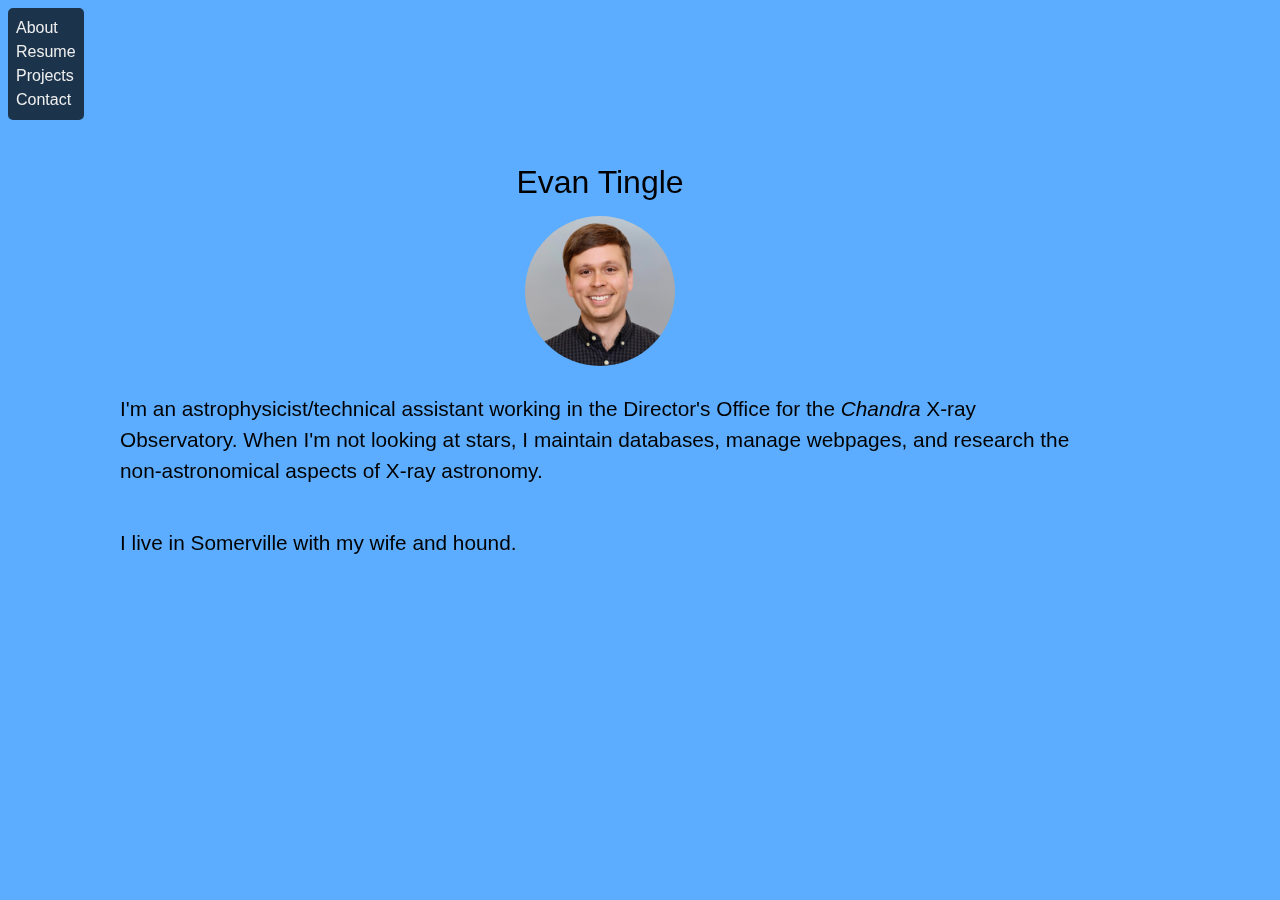
<file: index.html>
<!DOCTYPE html>
<html>
<head>
<meta charset="utf-8">
<meta name="viewport" content="width=device-width">
<title>Evan Tingle</title>

<link rel="icon" type="image/png" href="favicon.png"/>
<link rel="stylesheet" type="text/css" href="./css/new_site.css"/>
<link rel="stylesheet" href="./css/font-awesome-4.6.3/css/font-awesome.min.css"/>
   <script src="http://ajax.googleapis.com/ajax/libs/jquery/1.10.2/jquery.min.js"></script>
      <script>
        $(function() {
          $('a[href*=#]').click(function() {
            event.preventDefault();
            var target = $(this.hash);
            target = target.length ? target : $('[name=' + this.hash.slice(1) +']');
            $('.parallax').animate({scrollTop: target[0].offsetTop}, 1000);
            return true;
          });
        });
      </script>
</head>

<body>

  <div class="nav">
    <ul id="navigation">
    <li><a href="#about">About</a></li>
    <li><a href="#resume">Resume</a></li>
    <li><a href="#projects">Projects</a></li>
    <li><a href="#contact">Contact</a></li>
  </ul>

  </div>

  <div class="parallax">
    <div id="about" class="parallax__group">
      <div class="parallax__layer parallax__layer--base">
          <div class="content first">
            <ul class="about">

        <li class="title">Evan Tingle</li>
        <li class="about_image"><img class="img-circle" src="./images/me.jpg"></li>
                <li class="about_text">I'm an astrophysicist/technical assistant working in the Director's Office for the <span class="italic">Chandra</span> X-ray Observatory. When I'm not looking at stars, I maintain databases, manage webpages, and research the non-astronomical aspects of X-ray astronomy.</li>
                <li class="about_text">I live in Somerville with my wife and hound.</li>
       </div>
      </div>
    </div>
    
    <div id="group2" class="parallax__group">
      <div class="parallax__layer parallax__layer--base"></div>
      <div class="parallax__layer parallax__layer--back"></div>
    </div> 
    <div id="resume" class="parallax__group">
      <div class="parallax__layer parallax__layer--base">
        <div class="content">
        <ul class="resume">
<li class="title">Technical Skills</li>

<li class="tech">Languages:</li>
<li class="tech_desc">Python, PHP, Perl, Shell scripting</li>
<li class="tech">Database:</li>
<li class="tech_desc">PostgreSQL, SQL, mySQL, Sybase, PL/SQL, Oracle, ColdFusion</li>
<li class="tech">Web:</li>
<li class="tech_desc">Flask, Laravel, Symfony, HTML, CSS, JavaScript, Apache, Nginx, Docker</li>
<li class="tech">Systems:</li>
<li class="tech_desc">Mac, PC, Unix, Linux, Solaris</li>


          <li class="title">Resume</li>

          <li class="site">Chandra X-ray Center, Harvard-Smithsonian Center for Astrophysics</li>
        <li class="year">2009-Present</li>
        <li class="position">IT/Data Specialist</li>
        <li class="description">Conducted statistical research on Chandra proposal trends</li>


<li class="description">Administered Sybase and mySQL databases</li>
<li class="description">Developed web-based database applications supporting the Chandra Director’s Office operations</li>
<li class="description">Developed and maintained a Subversion SCM wrapper to streamline code updates</li>
<li class="description">Developed plagiarism checking system written in Python</li>
<li class="description">Redesigned Chandra’s science website</li>
<li class="description">Collaborated on a multi-institution Cepheid research group</li>
<li class="description">Conducted original research and created visualizations showing Chandra observing trends</li>
<li class="description">Provided technical support to users as part of the Chandra HelpDesk</li>


         <li class="site">Harvard Extension School, Dynamic Web Design</li>
        <li class="year">2017</li>
        <li class="position">Teaching Assistant</li>
        <li class="description">Led TA sessions and answered student questions</li>
        <li class="description">Helped create and grade weekly quizzes and exams</li>


        <li class="site">G2 Technology Group</li>
        <li class="year">2016</li>
        <li class="position">Web Development Intern</li>
        <li class="description">Developed an automation and billing integration for Amazon Web Services using EC2, Docker, and the Symfony PHP framework</li>

        <li class="site">Wesleyan University</li>
        <li class="year">2006-2009</li>
        <li class="position">Research Assistant</li>
<li class="description">Designed, implemented, and maintained data reduction pipeline</li>
<li class="description">Created, edited and maintained data analysis scripts</li>
<li class="description">Conducted public observing and tours of Van Vleck Observatory</li>
<li class="description">Observed various objects, including galaxies and T Tauri stars</li>

        <li class="title">Education</li>
        <li class="site">Harvard University, School of Continuing Education</li>
        <li class="year">2010-2016</li>
        <li class="position">M.L.A., Information Management Systems</li>

        <li class="site">Wesleyan University</li>
        <li class="year">2008-2009</li>
        <li class="position">M.A., Astronomy</li>
        <li class="description">Thesis Title: "CCD Photometry of BM Orionis"</li>

        <li class="site">Wesleyan University</li>
        <li class="year">2004-2008</li>
        <li class="position">B.A., Astronomy</li>
        <li class="description">Thesis Title: "Observations of the Solar Limb with TRACE and SUMER"</li>
        <li class="description">High Honors</li>
      </div>

      </div>
    </div>
    
    <div id="group4" class="parallax__group">
      <div class="parallax__layer parallax__layer--base"></div>
      <div class="parallax__layer parallax__layer--back"></div>
    </div>

    <div id="projects" class="parallax__group">
      <div class="parallax__layer parallax__layer--base">
        <div class="content">
          <ul class="projects">
            <li class="title">Projects</li>

            <li class="project_image"><img class="img-rounded" src="./images/plagiarism.png"></li>
            <li class="project_desc">In an effort to save on 3rd party software, I developed a plagiarism checking system in Python that compares submitted proposals against a massive custom vector database representing almost every published paper on astronomy.</li>

            <li class="project_image"><img class="img-rounded" src="./images/cxc_webpage.png"></li>
            <li class="project_desc">I redesigned the main <span class="italic">Chandra</span> science webpage, <span class="link"><a href="https://cxc.harvard.edu/">cxc.harvard.edu</a></span>, incorporating accessibility and responsiveness principles. To facilitate webpage updates among a development team, I built a Subversion SCM wrapper system to streamline code updates.</li>

            <li class="project_image"><img class="img-rounded" src="./images/xray_primer.png">
            <li class="project_desc">We realized after an AAS meeting that the <span class="italic">Chandra</span> handout materials were either too dense and technical or too basic for students and scientists just entering the world of X-ray astronomy. A colleague and I wrote the <span class="link"><a href="https://cxc.harvard.edu/cdo/pocket_guide.pdf"><span class="italic">Chandra</span> Pocket Guide</a></span> and <span class="link"><a href="https://cxc.harvard.edu/cdo/xray_primer.pdf">An X-ray Data Primer</a></span> to fill this gap.</li>

            <li class="project_image"><img class="img-rounded" src="./images/cxc_outreach.png"></li>
            <li class="project_desc">I am responsible for <span class="italic">Chandra</span>'s presence at the biannual American Astronomical Society meetings and <span class="project_title">develop scientific and public outreach materials</span>. A <span class="link"><a href="http://jdepasquale.com/" target="_blank" >colleague</a></span> and I created an outreach activity called "<span class="italic">Catching X-ray Light</span>" to demonstrate grazing incidence in X-ray mirrors.</li>
              <li class="project_image"><img class="img-rounded" src="./images/cepheid.png"></li>
                <li class="project_desc">For the last several years I have been researching <span class="project_title">Cepheid companion stars</span>. Using <span class="italic">Hubble</span> observations of ~70 Cepheids, we are looking for young companion stars to then observe in the X-ray band with <span class="italic">Chandra</span> and XMM-<span class="italic">Newton</span>. This tells us how these stars are formed, and gives insight into overall stellar formation.</li>

                <li class="project_image"><img class="img-rounded" src="./images/gender_stats.png"></li>
                <li class="project_desc">NASA Headquarters tasked the <span class="italic">Chandra</span> Director's Office to determine if gender discrepancy existed in awarded proposal time on the telescope. Compiling the <span class="project_title italic">Chandra</span><span class="project_title"> Gender Statistics</span> entailed database creation/administration, data mining, data entry, statistical analysis, and data visualization.</li>
                <li class="project_image"><a href="http://www.katelevybookbinding.com" target="_blank" ><img class="img-rounded" src="./images/katelevy.jpg"></a></li>
                <li class="project_desc"><span class="project_title link"><a href="http://www.katelevybookbinding.com" target="_blank">katelevybookbinding.com</a></span> is my wife's bookbinding portfolio website. It uses a standard responsive Bootstrap template that has been modified to her specifications.</li>
                        


          </ul>
        </div>
      </div>
    </div>

    <div id="group6" class="parallax__group">
      <div class="parallax__layer parallax__layer--back"></div>
      <div class="parallax__layer parallax__layer--base"></div>
    </div>

    <div id="contact" class="parallax__group">
      <div class="parallax__layer parallax__layer--base">
        <div class="content">
        <ul class="content">
          <li class="title">Contact</li>
          <li class="icons">
                <p id="email">evan.<span style="display:none;">(remove text in parentheses)</span>tingle@gmail<span style="display:none;">(remove text in parentheses)</span>.com</p>
                <a href="https://www.linkedin.com/in/evan-tingle-34019611" target="_blank"><i class="fa fa-linkedin-square fa-2x" aria-hidden="true"></i></a>
            </li>
            <li class="about_image"><img class="img-circle" src="./images/thelma.jpg"></li>


        </ul>
        </div>
      </div>
    </div>
  
  </div>

</body>
</html>
</file>
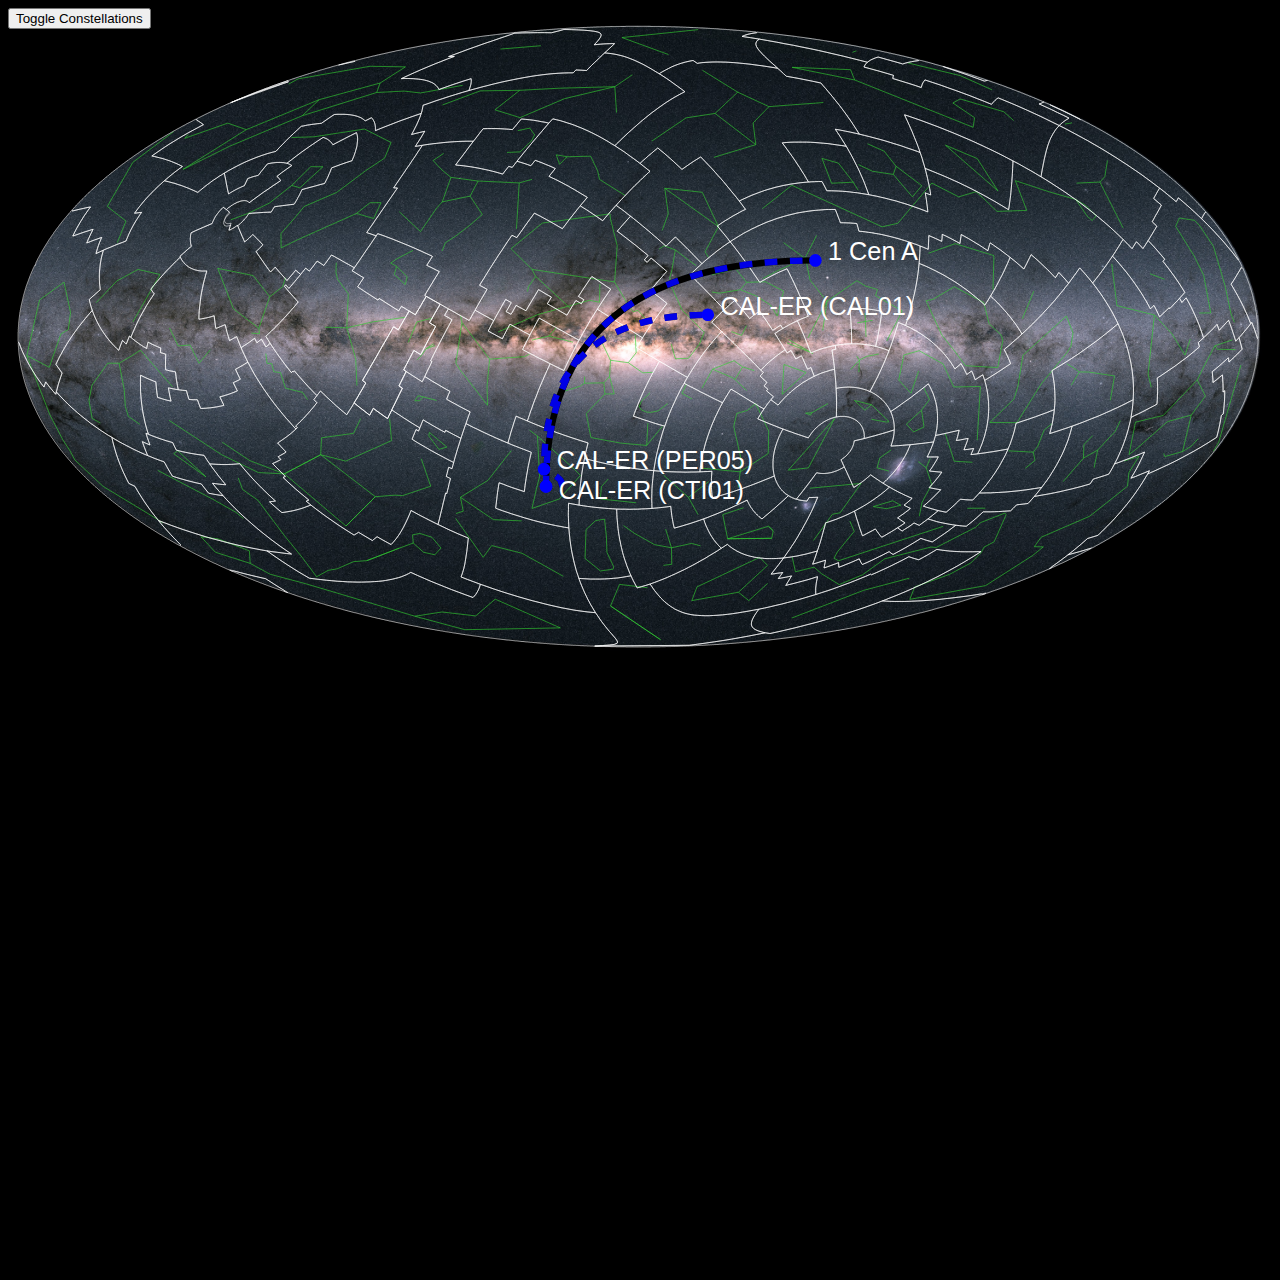
<file: mission_viewer.html>
<html>
<head>
<style>

body{
background-image:url("./ESA_Gaia_Lede.jpg");
background-size:100%;
background-repeat:no-repeat;
background-color:black;
}

.hidden {
    display: none;
}

.path {
	  stroke-opacity:1;

}

 .one{
	stroke-opacity:1;
}
 .two{
	stroke-opacity:1;

}
 .three{
	stroke-opacity:1;

}
.four{
	stroke-opacity:1;

}
.future {
  stroke-dasharray: 1;
  stroke-dashoffset: 1;
  animation: dash 2s linear infinite;
  stroke-opacity:.9;

}

@keyframes dash {
  from {
    stroke-dashoffset: 10;
  }
  to {
    stroke-dashoffset: 0;
  }
}

.current {
  fill: blue;
  fill-opacity: 1;
  transform-origin: 50% 50%;
  animation-duration: 1.5s;
  animation-name: current;
  animation-iteration-count: infinite;
}

@keyframes current {
  from {
  	    stroke-width: 0;
    stroke-opacity: 1;

  }
  to {
    stroke-width: 5px;
    stroke-opacity: 0;
  }




}




#AND:hover .AND{fill:white; fill-opacity:.1;}
#ANT:hover .ANT{fill:white; fill-opacity:.1;}
#APS:hover .APS{fill:white; fill-opacity:.1;}
#AQR:hover .AQR{fill:white; fill-opacity:.1;}
#AQL:hover .AQL{fill:white; fill-opacity:.1;}
#ARA:hover .ARA{fill:white; fill-opacity:.1;}
#ARI:hover .ARI{fill:white; fill-opacity:.1;}
#AUR:hover .AUR{fill:white; fill-opacity:.1;}
#BOO:hover .BOO{fill:white; fill-opacity:.1;}
#CAE:hover .CAE{fill:white; fill-opacity:.1;}
#CAM:hover .CAM{fill:white; fill-opacity:.1;}
#CNC:hover .CNC{fill:white; fill-opacity:.1;}
#CVN:hover .CVN{fill:white; fill-opacity:.1;}
#CMA:hover .CMA{fill:white; fill-opacity:.1;}
#CMI:hover .CMI{fill:white; fill-opacity:.1;}
#CAP:hover .CAP{fill:white; fill-opacity:.1;}
#CAR:hover .CAR{fill:white; fill-opacity:.1;}
#CAS:hover .CAS{fill:white; fill-opacity:.1;}
#CEN:hover .CEN{fill:white; fill-opacity:.1;}
#CEP:hover .CEP{fill:white; fill-opacity:.1;}
#CET:hover .CET{fill:white; fill-opacity:.1;}
#CHA:hover .CHA{fill:white; fill-opacity:.1;}
#CIR:hover .CIR{fill:white; fill-opacity:.1;}
#COL:hover .COL{fill:white; fill-opacity:.1;}
#COM:hover .COM{fill:white; fill-opacity:.1;}
#CRA:hover .CRA{fill:white; fill-opacity:.1;}
#CRB:hover .CRB{fill:white; fill-opacity:.1;}
#CRV:hover .CRV{fill:white; fill-opacity:.1;}
#CRT:hover .CRT{fill:white; fill-opacity:.1;}
#CRU:hover .CRU{fill:white; fill-opacity:.1;}
#CYG:hover .CYG{fill:white; fill-opacity:.1;}
#DEL:hover .DEL{fill:white; fill-opacity:.1;}
#DOR:hover .DOR{fill:white; fill-opacity:.1;}
#DRA:hover .DRA{fill:white; fill-opacity:.1;}
#EQU:hover .EQU{fill:white; fill-opacity:.1;}
#ERI:hover .ERI{fill:white; fill-opacity:.1;}
#FOR:hover .FOR{fill:white; fill-opacity:.1;}
#GEM:hover .GEM{fill:white; fill-opacity:.1;}
#GRU:hover .GRU{fill:white; fill-opacity:.1;}
#HER:hover .HER{fill:white; fill-opacity:.1;}
#HOR:hover .HOR{fill:white; fill-opacity:.1;}
#HYA:hover .HYA{fill:white; fill-opacity:.1;}
#HYI:hover .HYI{fill:white; fill-opacity:.1;}
#IND:hover .IND{fill:white; fill-opacity:.1;}
#LAC:hover .LAC{fill:white; fill-opacity:.1;}
#LEO:hover .LEO{fill:white; fill-opacity:.1;}
#LMI:hover .LMI{fill:white; fill-opacity:.1;}
#LEP:hover .LEP{fill:white; fill-opacity:.1;}
#LIB:hover .LIB{fill:white; fill-opacity:.1;}
#LUP:hover .LUP{fill:white; fill-opacity:.1;}
#LYN:hover .LYN{fill:white; fill-opacity:.1;}
#LYR:hover .LYR{fill:white; fill-opacity:.1;}
#MEN:hover .MEN{fill:white; fill-opacity:.1;}
#MIC:hover .MIC{fill:white; fill-opacity:.1;}
#MON:hover .MON{fill:white; fill-opacity:.1;}
#MUS:hover .MUS{fill:white; fill-opacity:.1;}
#NOR:hover .NOR{fill:white; fill-opacity:.1;}
#OCT:hover .OCT{fill:white; fill-opacity:.1;}
#OPH:hover .OPH{fill:white; fill-opacity:.1;}
#ORI:hover .ORI{fill:white; fill-opacity:.1;}
#PAV:hover .PAV{fill:white; fill-opacity:.1;}
#PEG:hover .PEG{fill:white; fill-opacity:.1;}
#PER:hover .PER{fill:white; fill-opacity:.1;}
#PHE:hover .PHE{fill:white; fill-opacity:.1;}
#PIC:hover .PIC{fill:white; fill-opacity:.1;}
#PSC:hover .PSC{fill:white; fill-opacity:.1;}
#PSA:hover .PSA{fill:white; fill-opacity:.1;}
#PUP:hover .PUP{fill:white; fill-opacity:.1;}
#PYX:hover .PYX{fill:white; fill-opacity:.1;}
#RET:hover .RET{fill:white; fill-opacity:.1;}
#SGE:hover .SGE{fill:white; fill-opacity:.1;}
#SGR:hover .SGR{fill:white; fill-opacity:.1;}
#SCO:hover .SCO{fill:white; fill-opacity:.1;}
#SCL:hover .SCL{fill:white; fill-opacity:.1;}
#SCT:hover .SCT{fill:white; fill-opacity:.1;}
#SER1:hover .SER1{fill:white; fill-opacity:.1;}
#SER2:hover .SER2{fill:white; fill-opacity:.1;}
#SEX:hover .SEX{fill:white; fill-opacity:.1;}
#TAU:hover .TAU{fill:white; fill-opacity:.1;}
#TEL:hover .TEL{fill:white; fill-opacity:.1;}
#TRI:hover .TRI{fill:white; fill-opacity:.1;}
#TRA:hover .TRA{fill:white; fill-opacity:.1;}
#TUC:hover .TUC{fill:white; fill-opacity:.1;}
#UMA:hover .UMA{fill:white; fill-opacity:.1;}
#UMI:hover .UMI{fill:white; fill-opacity:.1;}
#VEL:hover .VEL{fill:white; fill-opacity:.1;}
#VIR:hover .VIR{fill:white; fill-opacity:.1;}
#VOL:hover .VOL{fill:white; fill-opacity:.1;}
#VUL:hover .VUL{fill:white; fill-opacity:.1;}



</style>

</head>
<body>


<button id="toggleButton" style="position:absolute;">Toggle Constellations</button>


<svg viewbox="0 0 100 100">




<line class="constellation" x1="16.95587682140818" y1="34.35919807936392" x2="19.136556086757103" y2="35.81301527744566" stroke="limegreen" stroke-width=".05" fill="none"/>
<line class="constellation" x1="19.136556086757103" y1="35.81301527744566" x2="21.869415796282997" y2="36.85381798539068" stroke="limegreen" stroke-width=".05" fill="none"/>
<line class="constellation" x1="21.869415796282997" y1="36.85381798539068" x2="19.814820447531677" y2="36.75675087266991" stroke="limegreen" stroke-width=".05" fill="none"/>
<line class="constellation" x1="19.814820447531677" y1="36.75675087266991" x2="16.909859655034143" y2="35.34552248788449" stroke="limegreen" stroke-width=".05" fill="none"/>
<line class="constellation" x1="16.909859655034143" y1="35.34552248788449" x2="12.731471194321689" y2="32.617034135672746" stroke="limegreen" stroke-width=".05" fill="none"/>
<line class="constellation" x1="72.82690824906946" y1="19.400441844367332" x2="74.93180563258511" y2="18.642605296682273" stroke="limegreen" stroke-width=".05" fill="none"/>
<line class="constellation" x1="74.93180563258511" y1="18.642605296682273" x2="78.00009768540086" y2="19.589020426224494" stroke="limegreen" stroke-width=".05" fill="none"/>
<line class="constellation" x1="78.00009768540086" y1="19.589020426224494" x2="77.92942909444375" y2="22.27816068437156" stroke="limegreen" stroke-width=".05" fill="none"/>
<line class="constellation" x1="63.60984706277661" y1="32.01205496006629" x2="63.10312434547239" y2="32.05320057883293" stroke="limegreen" stroke-width=".05" fill="none"/>
<line class="constellation" x1="63.10312434547239" y1="32.05320057883293" x2="63.491819970598954" y2="32.197934231920314" stroke="limegreen" stroke-width=".05" fill="none"/>
<line class="constellation" x1="63.491819970598954" y1="32.197934231920314" x2="63.60984706277661" y2="32.01205496006629" stroke="limegreen" stroke-width=".05" fill="none"/>
<line class="constellation" x1="63.60984706277661" y1="32.01205496006629" x2="64.87840101339276" y2="31.28848198284174" stroke="limegreen" stroke-width=".05" fill="none"/>
<line class="constellation" x1="39.81942291829288" y1="35.011604569104826" x2="37.97232219005486" y2="37.366199925337256" stroke="limegreen" stroke-width=".05" fill="none"/>
<line class="constellation" x1="37.97232219005486" y1="37.366199925337256" x2="35.79405251625549" y2="38.70537183555849" stroke="limegreen" stroke-width=".05" fill="none"/>
<line class="constellation" x1="35.79405251625549" y1="38.70537183555849" x2="38.407396728652046" y2="40.47899683279593" stroke="limegreen" stroke-width=".05" fill="none"/>
<line class="constellation" x1="38.407396728652046" y1="40.47899683279593" x2="40.63576326226212" y2="40.57725637496361" stroke="limegreen" stroke-width=".05" fill="none"/>
<line class="constellation" x1="35.79405251625549" y1="38.70537183555849" x2="36.01775975834109" y2="39.810273941806344" stroke="limegreen" stroke-width=".05" fill="none"/>
<line class="constellation" x1="36.01775975834109" y1="39.810273941806344" x2="35.4408146652638" y2="39.99261881445025" stroke="limegreen" stroke-width=".05" fill="none"/>
<line class="constellation" x1="35.41278014641855" y1="40.375182335261485" x2="37.5975940029868" y2="43.45816275678854" stroke="limegreen" stroke-width=".05" fill="none"/>
<line class="constellation" x1="37.5975940029868" y1="43.45816275678854" x2="38.26468577500217" y2="42.53027958599899" stroke="limegreen" stroke-width=".05" fill="none"/>
<line class="constellation" x1="38.26468577500217" y1="42.53027958599899" x2="40.671063708818004" y2="43.139538550065545" stroke="limegreen" stroke-width=".05" fill="none"/>
<line class="constellation" x1="40.671063708818004" y1="43.139538550065545" x2="43.9314258443261" y2="44.95972767976816" stroke="limegreen" stroke-width=".05" fill="none"/>
<line class="constellation" x1="41.25676052384063" y1="27.387564978699526" x2="40.87990105368537" y2="27.579917695144907" stroke="limegreen" stroke-width=".05" fill="none"/>
<line class="constellation" x1="40.87990105368537" y1="27.579917695144907" x2="38.101474733627875" y2="27.779975999459236" stroke="limegreen" stroke-width=".05" fill="none"/>
<line class="constellation" x1="38.101474733627875" y1="27.779975999459236" x2="35.916860885748456" y2="24.89733690001664" stroke="limegreen" stroke-width=".05" fill="none"/>
<line class="constellation" x1="35.916860885748456" y1="24.89733690001664" x2="35.811085835635666" y2="24.343107746876754" stroke="limegreen" stroke-width=".05" fill="none"/>
<line class="constellation" x1="35.916860885748456" y1="24.89733690001664" x2="35.43073730516429" y2="28.088160140852438" stroke="limegreen" stroke-width=".05" fill="none"/>
<line class="constellation" x1="35.43073730516429" y1="28.088160140852438" x2="35.76782902350832" y2="28.650191121116322" stroke="limegreen" stroke-width=".05" fill="none"/>
<line class="constellation" x1="35.76782902350832" y1="28.650191121116322" x2="36.31340877590329" y2="29.316963122327" stroke="limegreen" stroke-width=".05" fill="none"/>
<line class="constellation" x1="36.31340877590329" y1="29.316963122327" x2="37.938882709644844" y2="31.433490896278634" stroke="limegreen" stroke-width=".05" fill="none"/>
<line class="constellation" x1="37.938882709644844" y1="31.433490896278634" x2="37.90089924747804" y2="29.906615223916646" stroke="limegreen" stroke-width=".05" fill="none"/>
<line class="constellation" x1="37.90089924747804" y1="29.906615223916646" x2="38.101474733627875" y2="27.779975999459236" stroke="limegreen" stroke-width=".05" fill="none"/>
<line class="constellation" x1="54.90355115210372" y1="30.078422641311228" x2="55.73835418169931" y2="28.575403371539075" stroke="limegreen" stroke-width=".05" fill="none"/>
<line class="constellation" x1="55.73835418169931" y1="28.575403371539075" x2="57.30901232195557" y2="29.243898970166956" stroke="limegreen" stroke-width=".05" fill="none"/>
<line class="constellation" x1="57.30901232195557" y1="29.243898970166956" x2="57.51421029777229" y2="29.385564727757767" stroke="limegreen" stroke-width=".05" fill="none"/>
<line class="constellation" x1="57.51421029777229" y1="29.385564727757767" x2="58.438507157288875" y2="30.262493079975652" stroke="limegreen" stroke-width=".05" fill="none"/>
<line class="constellation" x1="57.51421029777229" y1="29.385564727757767" x2="58.12050187013105" y2="28.39610618950248" stroke="limegreen" stroke-width=".05" fill="none"/>
<line class="constellation" x1="58.12050187013105" y1="28.39610618950248" x2="59.04567513602597" y2="28.69209686733642" stroke="limegreen" stroke-width=".05" fill="none"/>
<line class="constellation" x1="58.12050187013105" y1="28.39610618950248" x2="57.441546648559864" y2="27.902341510199516" stroke="limegreen" stroke-width=".05" fill="none"/>
<line class="constellation" x1="57.441546648559864" y1="27.902341510199516" x2="55.73835418169931" y2="28.575403371539075" stroke="limegreen" stroke-width=".05" fill="none"/>
<line class="constellation" x1="11.853062489880502" y1="36.58545563439969" x2="16.209113791609592" y2="38.867535621274484" stroke="limegreen" stroke-width=".05" fill="none"/>
<line class="constellation" x1="16.209113791609592" y1="38.867535621274484" x2="18.031381360918274" y2="39.89789780847721" stroke="limegreen" stroke-width=".05" fill="none"/>
<line class="constellation" x1="18.031381360918274" y1="39.89789780847721" x2="18.624082973766022" y2="40.38363496272671" stroke="limegreen" stroke-width=".05" fill="none"/>
<line class="constellation" x1="4.946428094816736" y1="24.082111227452184" x2="4.775517099616931" y2="25.430133049207182" stroke="limegreen" stroke-width=".05" fill="none"/>
<line class="constellation" x1="4.775517099616931" y1="25.430133049207182" x2="4.181797305802682" y2="25.79150515390261" stroke="limegreen" stroke-width=".05" fill="none"/>
<line class="constellation" x1="4.181797305802682" y1="25.79150515390261" x2="3.2650403751643946" y2="28.42839992201144" stroke="limegreen" stroke-width=".05" fill="none"/>
<line class="constellation" x1="3.2650403751643946" y1="28.42839992201144" x2="1.4841086650737263" y2="27.487262515888137" stroke="limegreen" stroke-width=".05" fill="none"/>
<line class="constellation" x1="1.4841086650737263" y1="27.487262515888137" x2="2.4975216777711386" y2="23.097371450005546" stroke="limegreen" stroke-width=".05" fill="none"/>
<line class="constellation" x1="2.4975216777711386" y1="23.097371450005546" x2="4.429772540913729" y2="21.69428192529698" stroke="limegreen" stroke-width=".05" fill="none"/>
<line class="constellation" x1="4.429772540913729" y1="21.69428192529698" x2="4.946428094816736" y2="24.082111227452184" stroke="limegreen" stroke-width=".05" fill="none"/>
<line class="constellation" x1="49.394196278110215" y1="5.280522157182233" x2="48.007914974012614" y2="6.2244299622922625" stroke="limegreen" stroke-width=".05" fill="none"/>
<line class="constellation" x1="48.007914974012614" y1="6.2244299622922625" x2="43.57266074037806" y2="6.346864016025499" stroke="limegreen" stroke-width=".05" fill="none"/>
<line class="constellation" x1="43.57266074037806" y1="6.346864016025499" x2="40.48652448761219" y2="6.512357184823401" stroke="limegreen" stroke-width=".05" fill="none"/>
<line class="constellation" x1="40.48652448761219" y1="6.512357184823401" x2="37.36317087129531" y2="6.556019320934006" stroke="limegreen" stroke-width=".05" fill="none"/>
<line class="constellation" x1="37.36317087129531" y1="6.556019320934006" x2="34.377064652253914" y2="7.66961038184715" stroke="limegreen" stroke-width=".05" fill="none"/>
<line class="constellation" x1="40.48652448761219" y1="6.512357184823401" x2="38.522461059609135" y2="8.055302026187178" stroke="limegreen" stroke-width=".05" fill="none"/>
<line class="constellation" x1="38.522461059609135" y1="8.055302026187178" x2="40.505648322989266" y2="8.67298234479231" stroke="limegreen" stroke-width=".05" fill="none"/>
<line class="constellation" x1="40.505648322989266" y1="8.67298234479231" x2="44.02913111725365" y2="7.174034639314051" stroke="limegreen" stroke-width=".05" fill="none"/>
<line class="constellation" x1="44.02913111725365" y1="7.174034639314051" x2="48.007914974012614" y2="6.2244299622922625" stroke="limegreen" stroke-width=".05" fill="none"/>
<line class="constellation" x1="48.007914974012614" y1="6.2244299622922625" x2="48.14385253943464" y2="8.271106849401306" stroke="limegreen" stroke-width=".05" fill="none"/>
<line class="constellation" x1="77.32470922789186" y1="39.57158391365754" x2="75.8972424675968" y2="39.577035378454205" stroke="limegreen" stroke-width=".05" fill="none"/>
<line class="constellation" x1="9.882039274945512" y1="24.833072961224026" x2="12.026716459158967" y2="21.080009692633002" stroke="limegreen" stroke-width=".05" fill="none"/>
<line class="constellation" x1="12.026716459158967" y1="21.080009692633002" x2="10.285001638964069" y2="20.68466766482537" stroke="limegreen" stroke-width=".05" fill="none"/>
<line class="constellation" x1="10.285001638964069" y1="20.68466766482537" x2="8.615095530383986" y2="21.589283263582104" stroke="limegreen" stroke-width=".05" fill="none"/>
<line class="constellation" x1="8.615095530383986" y1="21.589283263582104" x2="6.972343862035323" y2="23.31915195112649" stroke="limegreen" stroke-width=".05" fill="none"/>
<line class="constellation" x1="86.98562478639026" y1="12.060728285435331" x2="86.77123537304443" y2="13.345886234151607" stroke="limegreen" stroke-width=".05" fill="none"/>
<line class="constellation" x1="86.77123537304443" y1="13.345886234151607" x2="86.38319274107987" y2="13.768979983920502" stroke="limegreen" stroke-width=".05" fill="none"/>
<line class="constellation" x1="86.38319274107987" y1="13.768979983920502" x2="84.53963322896519" y2="13.853598866183127" stroke="limegreen" stroke-width=".05" fill="none"/>
<line class="constellation" x1="86.38319274107987" y1="13.768979983920502" x2="88.21672186540458" y2="17.39323949745559" stroke="limegreen" stroke-width=".05" fill="none"/>
<line class="constellation" x1="38.955039043211485" y1="3.2486187285576875" x2="42.15781397610785" y2="2.985977363590365" stroke="limegreen" stroke-width=".05" fill="none"/>
<line class="constellation" x1="83.77290944428786" y1="28.148172186394508" x2="84.25474460834063" y2="28.442189953207127" stroke="limegreen" stroke-width=".05" fill="none"/>
<line class="constellation" x1="84.25474460834063" y1="28.442189953207127" x2="84.74955238107135" y2="28.793274761135525" stroke="limegreen" stroke-width=".05" fill="none"/>
<line class="constellation" x1="84.74955238107135" y1="28.793274761135525" x2="84.11964504835757" y2="29.84506381503834" stroke="limegreen" stroke-width=".05" fill="none"/>
<line class="constellation" x1="84.74955238107135" y1="28.793274761135525" x2="85.48841410093785" y2="28.80114808619996" stroke="limegreen" stroke-width=".05" fill="none"/>
<line class="constellation" x1="85.48841410093785" y1="28.80114808619996" x2="87.53959604083038" y2="29.1060385952392" stroke="limegreen" stroke-width=".05" fill="none"/>
<line class="constellation" x1="87.53959604083038" y1="29.1060385952392" x2="87.2086216895709" y2="31.041650541710247" stroke="limegreen" stroke-width=".05" fill="none"/>
<line class="constellation" x1="90.34242726489228" y1="21.026299261191223" x2="91.50798955774155" y2="21.46341545022894" stroke="limegreen" stroke-width=".05" fill="none"/>
<line class="constellation" x1="41.26256312552494" y1="33.40847799816536" x2="41.886084068438585" y2="33.86319472369614" stroke="limegreen" stroke-width=".05" fill="none"/>
<line class="constellation" x1="41.886084068438585" y1="33.86319472369614" x2="44.810882541545006" y2="36.49862014501942" stroke="limegreen" stroke-width=".05" fill="none"/>
<line class="constellation" x1="44.810882541545006" y1="36.49862014501942" x2="45.28672089214682" y2="36.978128824148264" stroke="limegreen" stroke-width=".05" fill="none"/>
<line class="constellation" x1="45.28672089214682" y1="36.978128824148264" x2="43.630387129548375" y2="38.839223478932354" stroke="limegreen" stroke-width=".05" fill="none"/>
<line class="constellation" x1="43.630387129548375" y1="38.839223478932354" x2="41.45210920032591" y2="39.591902071371365" stroke="limegreen" stroke-width=".05" fill="none"/>
<line class="constellation" x1="41.45210920032591" y1="39.591902071371365" x2="41.798289438037" y2="38.08046339528085" stroke="limegreen" stroke-width=".05" fill="none"/>
<line class="constellation" x1="41.798289438037" y1="38.08046339528085" x2="42.05456067072347" y2="37.067994349091336" stroke="limegreen" stroke-width=".05" fill="none"/>
<line class="constellation" x1="42.05456067072347" y1="37.067994349091336" x2="41.886084068438585" y2="33.86319472369614" stroke="limegreen" stroke-width=".05" fill="none"/>
<line class="constellation" x1="76.67561203270903" y1="34.20518157641333" x2="76.92742253165582" y2="29.945212163570808" stroke="limegreen" stroke-width=".05" fill="none"/>
<line class="constellation" x1="76.92742253165582" y1="29.945212163570808" x2="74.82168725135612" y2="29.98145076953317" stroke="limegreen" stroke-width=".05" fill="none"/>
<line class="constellation" x1="74.82168725135612" y1="29.98145076953317" x2="73.98362044646949" y2="28.15976422114604" stroke="limegreen" stroke-width=".05" fill="none"/>
<line class="constellation" x1="73.98362044646949" y1="28.15976422114604" x2="72.08498428912857" y2="27.113814150423043" stroke="limegreen" stroke-width=".05" fill="none"/>
<line class="constellation" x1="72.08498428912857" y1="27.113814150423043" x2="70.88019094522676" y2="27.454376749148384" stroke="limegreen" stroke-width=".05" fill="none"/>
<line class="constellation" x1="70.88019094522676" y1="27.454376749148384" x2="70.46932293295838" y2="29.436340687686847" stroke="limegreen" stroke-width=".05" fill="none"/>
<line class="constellation" x1="70.46932293295838" y1="29.436340687686847" x2="71.43882738306604" y2="30.47757323887636" stroke="limegreen" stroke-width=".05" fill="none"/>
<line class="constellation" x1="71.43882738306604" y1="30.47757323887636" x2="72.04444437322213" y2="28.712324231887404" stroke="limegreen" stroke-width=".05" fill="none"/>
<line class="constellation" x1="12.775970556215853" y1="25.310141827817645" x2="13.468759141286608" y2="26.73658480907233" stroke="limegreen" stroke-width=".05" fill="none"/>
<line class="constellation" x1="13.468759141286608" y1="26.73658480907233" x2="14.397544683458833" y2="26.656944140531934" stroke="limegreen" stroke-width=".05" fill="none"/>
<line class="constellation" x1="14.397544683458833" y1="26.656944140531934" x2="15.116059043738455" y2="28.106037589565823" stroke="limegreen" stroke-width=".05" fill="none"/>
<line class="constellation" x1="15.116059043738455" y1="28.106037589565823" x2="16.005245831792315" y2="27.0370394959462" stroke="limegreen" stroke-width=".05" fill="none"/>
<line class="constellation" x1="69.52512449332292" y1="26.340492233892412" x2="70.7453514608413" y2="23.971580782703416" stroke="limegreen" stroke-width=".05" fill="none"/>
<line class="constellation" x1="70.7453514608413" y1="23.971580782703416" x2="68.63472991237387" y2="22.753930323397334" stroke="limegreen" stroke-width=".05" fill="none"/>
<line class="constellation" x1="68.63472991237387" y1="22.753930323397334" x2="68.78654744689142" y2="22.268999658999466" stroke="limegreen" stroke-width=".05" fill="none"/>
<line class="constellation" x1="68.78654744689142" y1="22.268999658999466" x2="67.85008249544467" y2="22.002734796668715" stroke="limegreen" stroke-width=".05" fill="none"/>
<line class="constellation" x1="67.85008249544467" y1="22.002734796668715" x2="67.15646469261151" y2="21.57434624430972" stroke="limegreen" stroke-width=".05" fill="none"/>
<line class="constellation" x1="67.15646469261151" y1="21.57434624430972" x2="64.79260100388446" y2="23.20251213741599" stroke="limegreen" stroke-width=".05" fill="none"/>
<line class="constellation" x1="64.79260100388446" y1="23.20251213741599" x2="64.45645485405032" y2="25.513120787089896" stroke="limegreen" stroke-width=".05" fill="none"/>
<line class="constellation" x1="64.79260100388446" y1="23.20251213741599" x2="63.28333323551645" y2="26.109379652483" stroke="limegreen" stroke-width=".05" fill="none"/>
<line class="constellation" x1="64.79260100388446" y1="23.20251213741599" x2="63.45516152377649" y2="21.53354968256513" stroke="limegreen" stroke-width=".05" fill="none"/>
<line class="constellation" x1="63.45516152377649" y1="21.53354968256513" x2="63.14395320012774" y2="20.03325454460175" stroke="limegreen" stroke-width=".05" fill="none"/>
<line class="constellation" x1="63.14395320012774" y1="20.03325454460175" x2="63.04648650449524" y2="19.80083608053171" stroke="limegreen" stroke-width=".05" fill="none"/>
<line class="constellation" x1="63.04648650449524" y1="19.80083608053171" x2="63.97671784416833" y2="17.9852190246717" stroke="limegreen" stroke-width=".05" fill="none"/>
<line class="constellation" x1="63.04648650449524" y1="19.80083608053171" x2="61.3577668556065" y2="18.564518460124578" stroke="limegreen" stroke-width=".05" fill="none"/>
<line class="constellation" x1="63.04648650449524" y1="19.80083608053171" x2="60.82773914015823" y2="20.811926402389258" stroke="limegreen" stroke-width=".05" fill="none"/>
<line class="constellation" x1="60.82773914015823" y1="20.811926402389258" x2="59.712046226668456" y2="21.404931358312513" stroke="limegreen" stroke-width=".05" fill="none"/>
<line class="constellation" x1="21.956846693617702" y1="21.33595369276161" x2="21.735433539437246" y2="22.042675973582487" stroke="limegreen" stroke-width=".05" fill="none"/>
<line class="constellation" x1="21.735433539437246" y1="22.042675973582487" x2="20.70613645577212" y2="22.838912386707115" stroke="limegreen" stroke-width=".05" fill="none"/>
<line class="constellation" x1="20.70613645577212" y1="22.838912386707115" x2="19.3883743595288" y2="21.165946767993496" stroke="limegreen" stroke-width=".05" fill="none"/>
<line class="constellation" x1="19.3883743595288" y1="21.165946767993496" x2="16.595248294749652" y2="20.597643378461477" stroke="limegreen" stroke-width=".05" fill="none"/>
<line class="constellation" x1="16.595248294749652" y1="20.597643378461477" x2="17.829685657004354" y2="23.791559289503144" stroke="limegreen" stroke-width=".05" fill="none"/>
<line class="constellation" x1="17.829685657004354" y1="23.791559289503144" x2="19.84755332363663" y2="25.340846630178287" stroke="limegreen" stroke-width=".05" fill="none"/>
<line class="constellation" x1="19.84755332363663" y1="25.340846630178287" x2="19.89127015255291" y2="25.767527802624688" stroke="limegreen" stroke-width=".05" fill="none"/>
<line class="constellation" x1="19.89127015255291" y1="25.767527802624688" x2="19.25880106770422" y2="25.720921476467755" stroke="limegreen" stroke-width=".05" fill="none"/>
<line class="constellation" x1="19.84755332363663" y1="25.340846630178287" x2="20.70613645577212" y2="22.838912386707115" stroke="limegreen" stroke-width=".05" fill="none"/>
<line class="constellation" x1="16.40917368730578" y1="43.05736674257699" x2="15.265990993373194" y2="41.83217403263917" stroke="limegreen" stroke-width=".05" fill="none"/>
<line class="constellation" x1="15.265990993373194" y1="41.83217403263917" x2="16.6189440587169" y2="41.998860082968314" stroke="limegreen" stroke-width=".05" fill="none"/>
<line class="constellation" x1="16.6189440587169" y1="41.998860082968314" x2="19.096883343297797" y2="42.943371434352656" stroke="limegreen" stroke-width=".05" fill="none"/>
<line class="constellation" x1="19.096883343297797" y1="42.943371434352656" x2="19.162129831693473" y2="43.93899892281807" stroke="limegreen" stroke-width=".05" fill="none"/>
<line class="constellation" x1="19.162129831693473" y1="43.93899892281807" x2="16.40917368730578" y2="43.05736674257699" stroke="limegreen" stroke-width=".05" fill="none"/>
<line class="constellation" x1="19.162129831693473" y1="43.93899892281807" x2="20.744775367978875" y2="44.80117075611248" stroke="limegreen" stroke-width=".05" fill="none"/>
<line class="constellation" x1="20.744775367978875" y1="44.80117075611248" x2="23.54534520923537" y2="45.54564911140902" stroke="limegreen" stroke-width=".05" fill="none"/>
<line class="constellation" x1="23.54534520923537" y1="45.54564911140902" x2="32.19230484499262" y2="48.11914901286277" stroke="limegreen" stroke-width=".05" fill="none"/>
<line class="constellation" x1="32.19230484499262" y1="48.11914901286277" x2="36.14533366121704" y2="49.18493817912467" stroke="limegreen" stroke-width=".05" fill="none"/>
<line class="constellation" x1="36.14533366121704" y1="49.18493817912467" x2="43.700180539703645" y2="49.04274125344423" stroke="limegreen" stroke-width=".05" fill="none"/>
<line class="constellation" x1="43.700180539703645" y1="49.04274125344423" x2="38.54079272166326" y2="46.76758620204828" stroke="limegreen" stroke-width=".05" fill="none"/>
<line class="constellation" x1="38.54079272166326" y1="46.76758620204828" x2="37.00212471559704" y2="48.094187359163875" stroke="limegreen" stroke-width=".05" fill="none"/>
<line class="constellation" x1="37.00212471559704" y1="48.094187359163875" x2="34.33200997611439" y2="47.782342714611495" stroke="limegreen" stroke-width=".05" fill="none"/>
<line class="constellation" x1="34.33200997611439" y1="47.782342714611495" x2="32.19230484499262" y2="48.11914901286277" stroke="limegreen" stroke-width=".05" fill="none"/>
<line class="constellation" x1="68.31635786839699" y1="31.38609773566896" x2="66.96662932493308" y2="31.04884217508376" stroke="limegreen" stroke-width=".05" fill="none"/>
<line class="constellation" x1="66.96662932493308" y1="31.04884217508376" x2="67.79524190950308" y2="31.81845105519729" stroke="limegreen" stroke-width=".05" fill="none"/>
<line class="constellation" x1="67.79524190950308" y1="31.81845105519729" x2="68.31635786839699" y2="31.38609773566896" stroke="limegreen" stroke-width=".05" fill="none"/>
<line class="constellation" x1="68.31635786839699" y1="31.38609773566896" x2="69.70267793602008" y2="32.721814519164056" stroke="limegreen" stroke-width=".05" fill="none"/>
<line class="constellation" x1="69.70267793602008" y1="32.721814519164056" x2="69.52374893281755" y2="32.764485569634886" stroke="limegreen" stroke-width=".05" fill="none"/>
<line class="constellation" x1="69.52374893281755" y1="32.764485569634886" x2="68.30013144893508" y2="32.535159718796" stroke="limegreen" stroke-width=".05" fill="none"/>
<line class="constellation" x1="61.74785619136582" y1="26.243071809152873" x2="63.66497217318045" y2="27.315910991201722" stroke="limegreen" stroke-width=".05" fill="none"/>
<line class="constellation" x1="63.66497217318045" y1="27.315910991201722" x2="61.63844752051231" y2="26.501876915082914" stroke="limegreen" stroke-width=".05" fill="none"/>
<line class="constellation" x1="82.5876027555694" y1="32.877958604963354" x2="81.96527436495728" y2="33.40734453528101" stroke="limegreen" stroke-width=".05" fill="none"/>
<line class="constellation" x1="81.96527436495728" y1="33.40734453528101" x2="81.46520714573586" y2="34.67607378110857" stroke="limegreen" stroke-width=".05" fill="none"/>
<line class="constellation" x1="81.46520714573586" y1="34.67607378110857" x2="81.11394322594838" y2="35.14210256107992" stroke="limegreen" stroke-width=".05" fill="none"/>
<line class="constellation" x1="81.11394322594838" y1="35.14210256107992" x2="81.25475229726648" y2="35.78912138531513" stroke="limegreen" stroke-width=".05" fill="none"/>
<line class="constellation" x1="81.25475229726648" y1="35.78912138531513" x2="80.48093542538616" y2="36.42044917907003" stroke="limegreen" stroke-width=".05" fill="none"/>
<line class="constellation" x1="81.11394322594838" y1="35.14210256107992" x2="79.16304903332436" y2="35.034185448132696" stroke="limegreen" stroke-width=".05" fill="none"/>
<line class="constellation" x1="52.253675021443826" y1="3.6801421452086984" x2="48.57191717520483" y2="2.338774112920383" stroke="limegreen" stroke-width=".05" fill="none"/>
<line class="constellation" x1="48.57191717520483" y1="2.338774112920383" x2="54.60217014266071" y2="1.7129804206408394" stroke="limegreen" stroke-width=".05" fill="none"/>
<line class="constellation" x1="52.19009119295605" y1="31.297610913549725" x2="51.44480551353112" y2="31.868044524727175" stroke="limegreen" stroke-width=".05" fill="none"/>
<line class="constellation" x1="51.44480551353112" y1="31.868044524727175" x2="50.879906440565854" y2="31.988823147432857" stroke="limegreen" stroke-width=".05" fill="none"/>
<line class="constellation" x1="50.879906440565854" y1="31.988823147432857" x2="50.512076600461185" y2="31.967276604922585" stroke="limegreen" stroke-width=".05" fill="none"/>
<line class="constellation" x1="50.512076600461185" y1="31.967276604922585" x2="50.10777168350202" y2="31.79502072921619" stroke="limegreen" stroke-width=".05" fill="none"/>
<line class="constellation" x1="50.10777168350202" y1="31.79502072921619" x2="49.928883239887995" y2="31.5397700442632" stroke="limegreen" stroke-width=".05" fill="none"/>
<line class="constellation" x1="49.928883239887995" y1="31.5397700442632" x2="50.108828003632915" y2="31.11577583876438" stroke="limegreen" stroke-width=".05" fill="none"/>
<line class="constellation" x1="50.108828003632915" y1="31.11577583876438" x2="50.79690378981134" y2="30.432990261188603" stroke="limegreen" stroke-width=".05" fill="none"/>
<line class="constellation" x1="40.338556810737096" y1="9.700392900895586" x2="41.27759631420793" y2="9.50267480020878" stroke="limegreen" stroke-width=".05" fill="none"/>
<line class="constellation" x1="41.27759631420793" y1="9.50267480020878" x2="41.66524452963321" y2="10.035419913282851" stroke="limegreen" stroke-width=".05" fill="none"/>
<line class="constellation" x1="41.66524452963321" y1="10.035419913282851" x2="41.39618975224886" y2="10.537911127772723" stroke="limegreen" stroke-width=".05" fill="none"/>
<line class="constellation" x1="41.39618975224886" y1="10.537911127772723" x2="40.51472449214737" y2="11.383008251230898" stroke="limegreen" stroke-width=".05" fill="none"/>
<line class="constellation" x1="40.51472449214737" y1="11.383008251230898" x2="39.47518303258162" y2="11.426082902284165" stroke="limegreen" stroke-width=".05" fill="none"/>
<line class="constellation" x1="67.25840631178446" y1="14.411211007024363" x2="66.86968232885509" y2="13.780234531254337" stroke="limegreen" stroke-width=".05" fill="none"/>
<line class="constellation" x1="66.86968232885509" y1="13.780234531254337" x2="65.15401607063383" y2="13.864037744729991" stroke="limegreen" stroke-width=".05" fill="none"/>
<line class="constellation" x1="65.15401607063383" y1="13.864037744729991" x2="64.39601034048405" y2="11.899728228992124" stroke="limegreen" stroke-width=".05" fill="none"/>
<line class="constellation" x1="64.39601034048405" y1="11.899728228992124" x2="65.69614704637522" y2="12.2714511510312" stroke="limegreen" stroke-width=".05" fill="none"/>
<line class="constellation" x1="65.69614704637522" y1="12.2714511510312" x2="66.86968232885509" y2="13.780234531254337" stroke="limegreen" stroke-width=".05" fill="none"/>
<line class="constellation" x1="67.2851349707011" y1="12.390614737352138" x2="68.39570415114062" y2="12.917398826991196" stroke="limegreen" stroke-width=".05" fill="none"/>
<line class="constellation" x1="68.39570415114062" y1="12.917398826991196" x2="70.04279442378737" y2="13.166203699974481" stroke="limegreen" stroke-width=".05" fill="none"/>
<line class="constellation" x1="70.04279442378737" y1="13.166203699974481" x2="71.54980157643764" y2="14.941871185164082" stroke="limegreen" stroke-width=".05" fill="none"/>
<line class="constellation" x1="71.54980157643764" y1="14.941871185164082" x2="72.29515644801405" y2="14.059114044292492" stroke="limegreen" stroke-width=".05" fill="none"/>
<line class="constellation" x1="72.29515644801405" y1="14.059114044292492" x2="70.25597410294884" y2="12.519578751685692" stroke="limegreen" stroke-width=".05" fill="none"/>
<line class="constellation" x1="70.25597410294884" y1="12.519578751685692" x2="70.04279442378737" y2="13.166203699974481" stroke="limegreen" stroke-width=".05" fill="none"/>
<line class="constellation" x1="70.25597410294884" y1="12.519578751685692" x2="69.31980356676276" y2="11.327997561138872" stroke="limegreen" stroke-width=".05" fill="none"/>
<line class="constellation" x1="69.31980356676276" y1="11.327997561138872" x2="68.00210632936607" y2="10.744149423375447" stroke="limegreen" stroke-width=".05" fill="none"/>
<line class="constellation" x1="67.88261860094478" y1="26.013600580751017" x2="67.803771389047" y2="24.13276899549839" stroke="limegreen" stroke-width=".05" fill="none"/>
<line class="constellation" x1="68.4057397232974" y1="24.711121617619042" x2="67.17871570376168" y2="24.907601116864775" stroke="limegreen" stroke-width=".05" fill="none"/>
<line class="constellation" x1="27.607506197226403" y1="29.875715708409654" x2="27.50454476190618" y2="27.72594516969829" stroke="limegreen" stroke-width=".05" fill="none"/>
<line class="constellation" x1="27.50454476190618" y1="27.72594516969829" x2="26.799199822457183" y2="25.30042460894827" stroke="limegreen" stroke-width=".05" fill="none"/>
<line class="constellation" x1="26.799199822457183" y1="25.30042460894827" x2="26.921415658318203" y2="22.616482456993257" stroke="limegreen" stroke-width=".05" fill="none"/>
<line class="constellation" x1="26.921415658318203" y1="22.616482456993257" x2="26.067338665741573" y2="21.440372651065402" stroke="limegreen" stroke-width=".05" fill="none"/>
<line class="constellation" x1="26.067338665741573" y1="21.440372651065402" x2="25.946189911805952" y2="20.921331694478475" stroke="limegreen" stroke-width=".05" fill="none"/>
<line class="constellation" x1="25.946189911805952" y1="20.921331694478475" x2="25.970021117380814" y2="20.147686650943985" stroke="limegreen" stroke-width=".05" fill="none"/>
<line class="constellation" x1="25.060727497455204" y1="25.252111383570192" x2="26.799199822457183" y2="25.30042460894827" stroke="limegreen" stroke-width=".05" fill="none"/>
<line class="constellation" x1="26.799199822457183" y1="25.30042460894827" x2="28.862256175913867" y2="24.831663509007203" stroke="limegreen" stroke-width=".05" fill="none"/>
<line class="constellation" x1="28.862256175913867" y1="24.831663509007203" x2="31.460521156024793" y2="24.4655641959832" stroke="limegreen" stroke-width=".05" fill="none"/>
<line class="constellation" x1="33.90661837007219" y1="31.045233180364043" x2="32.86255728552988" y2="30.774367149974722" stroke="limegreen" stroke-width=".05" fill="none"/>
<line class="constellation" x1="32.86255728552988" y1="30.774367149974722" x2="32.437811502032154" y2="30.679761122111344" stroke="limegreen" stroke-width=".05" fill="none"/>
<line class="constellation" x1="32.437811502032154" y1="30.679761122111344" x2="32.18707157136026" y2="31.07579450383878" stroke="limegreen" stroke-width=".05" fill="none"/>
<line class="constellation" x1="32.18707157136026" y1="31.07579450383878" x2="32.56853744277996" y2="31.06034379741993" stroke="limegreen" stroke-width=".05" fill="none"/>
<line class="constellation" x1="32.56853744277996" y1="31.06034379741993" x2="32.86255728552988" y2="30.774367149974722" stroke="limegreen" stroke-width=".05" fill="none"/>
<line class="constellation" x1="72.09559066947627" y1="40.20642380531912" x2="72.30472708246238" y2="39.12918746488827" stroke="limegreen" stroke-width=".05" fill="none"/>
<line class="constellation" x1="72.30472708246238" y1="39.12918746488827" x2="73.07727164352693" y2="37.677281104719" stroke="limegreen" stroke-width=".05" fill="none"/>
<line class="constellation" x1="73.07727164352693" y1="37.677281104719" x2="72.64200550067774" y2="36.37401907144582" stroke="limegreen" stroke-width=".05" fill="none"/>
<line class="constellation" x1="72.64200550067774" y1="36.37401907144582" x2="72.95557617415807" y2="35.639747462096906" stroke="limegreen" stroke-width=".05" fill="none"/>
<line class="constellation" x1="72.64200550067774" y1="36.37401907144582" x2="72.0116033623551" y2="35.8846061364968" stroke="limegreen" stroke-width=".05" fill="none"/>
<line class="constellation" x1="28.92237154217593" y1="16.654353942982" x2="29.51412760417653" y2="15.400565890769457" stroke="limegreen" stroke-width=".05" fill="none"/>
<line class="constellation" x1="29.51412760417653" y1="15.400565890769457" x2="28.64254503905014" y2="15.405147690029345" stroke="limegreen" stroke-width=".05" fill="none"/>
<line class="constellation" x1="28.64254503905014" y1="15.405147690029345" x2="27.567570435726577" y2="16.256381377994835" stroke="limegreen" stroke-width=".05" fill="none"/>
<line class="constellation" x1="27.567570435726577" y1="16.256381377994835" x2="28.92237154217593" y2="16.654353942982" stroke="limegreen" stroke-width=".05" fill="none"/>
<line class="constellation" x1="27.567570435726577" y1="16.256381377994835" x2="22.914451297493464" y2="18.333410538662427" stroke="limegreen" stroke-width=".05" fill="none"/>
<line class="constellation" x1="22.914451297493464" y1="18.333410538662427" x2="21.608469367523917" y2="18.98109303711399" stroke="limegreen" stroke-width=".05" fill="none"/>
<line class="constellation" x1="21.608469367523917" y1="18.98109303711399" x2="21.596620386849974" y2="17.84743781304126" stroke="limegreen" stroke-width=".05" fill="none"/>
<line class="constellation" x1="21.596620386849974" y1="17.84743781304126" x2="22.663496492764857" y2="16.633718516922407" stroke="limegreen" stroke-width=".05" fill="none"/>
<line class="constellation" x1="22.663496492764857" y1="16.633718516922407" x2="23.433028495320887" y2="15.70132221480722" stroke="limegreen" stroke-width=".05" fill="none"/>
<line class="constellation" x1="23.433028495320887" y1="15.70132221480722" x2="25.99678669782033" y2="14.593164662538697" stroke="limegreen" stroke-width=".05" fill="none"/>
<line class="constellation" x1="25.99678669782033" y1="14.593164662538697" x2="28.278537789991756" y2="12.883277508377837" stroke="limegreen" stroke-width=".05" fill="none"/>
<line class="constellation" x1="28.278537789991756" y1="12.883277508377837" x2="29.801452201705867" y2="11.870553197366164" stroke="limegreen" stroke-width=".05" fill="none"/>
<line class="constellation" x1="29.801452201705867" y1="11.870553197366164" x2="30.305679949784402" y2="10.635866061379637" stroke="limegreen" stroke-width=".05" fill="none"/>
<line class="constellation" x1="30.305679949784402" y1="10.635866061379637" x2="28.206618817407367" y2="9.57621554550748" stroke="limegreen" stroke-width=".05" fill="none"/>
<line class="constellation" x1="28.206618817407367" y1="9.57621554550748" x2="24.1867855800327" y2="10.19212460558532" stroke="limegreen" stroke-width=".05" fill="none"/>
<line class="constellation" x1="24.1867855800327" y1="10.19212460558532" x2="22.431908865593364" y2="10.245084767148704" stroke="limegreen" stroke-width=".05" fill="none"/>
<line class="constellation" x1="34.722401008873895" y1="34.739284394376895" x2="34.093814477291204" y2="34.91885254360784" stroke="limegreen" stroke-width=".05" fill="none"/>
<line class="constellation" x1="34.093814477291204" y1="34.91885254360784" x2="33.284471130936126" y2="33.8527580710407" stroke="limegreen" stroke-width=".05" fill="none"/>
<line class="constellation" x1="33.284471130936126" y1="33.8527580710407" x2="33.33970379930571" y2="33.57697525090075" stroke="limegreen" stroke-width=".05" fill="none"/>
<line class="constellation" x1="33.33970379930571" y1="33.57697525090075" x2="34.722401008873895" y2="34.739284394376895" stroke="limegreen" stroke-width=".05" fill="none"/>
<line class="constellation" x1="88.28170101798918" y1="35.84313573529651" x2="89.47448551329488" y2="35.47042460637591" stroke="limegreen" stroke-width=".05" fill="none"/>
<line class="constellation" x1="89.47448551329488" y1="35.47042460637591" x2="88.67917970138545" y2="36.75741157279753" stroke="limegreen" stroke-width=".05" fill="none"/>
<line class="constellation" x1="88.67917970138545" y1="36.75741157279753" x2="88.56703641502689" y2="37.83053489346587" stroke="limegreen" stroke-width=".05" fill="none"/>
<line class="constellation" x1="88.56703641502689" y1="37.83053489346587" x2="85.58419457849132" y2="40.20464811889634" stroke="limegreen" stroke-width=".05" fill="none"/>
<line class="constellation" x1="85.58419457849132" y1="40.20464811889634" x2="81.73777154556541" y2="41.86874471291489" stroke="limegreen" stroke-width=".05" fill="none"/>
<line class="constellation" x1="81.73777154556541" y1="41.86874471291489" x2="81.19586425739132" y2="42.61866988135539" stroke="limegreen" stroke-width=".05" fill="none"/>
<line class="constellation" x1="81.19586425739132" y1="42.61866988135539" x2="81.90988038836646" y2="42.63372201882748" stroke="limegreen" stroke-width=".05" fill="none"/>
<line class="constellation" x1="81.90988038836646" y1="42.63372201882748" x2="81.03296695849356" y2="43.33716403944672" stroke="limegreen" stroke-width=".05" fill="none"/>
<line class="constellation" x1="81.03296695849356" y1="43.33716403944672" x2="77.33870190254953" y2="45.69743778874169" stroke="limegreen" stroke-width=".05" fill="none"/>
<line class="constellation" x1="77.33870190254953" y1="45.69743778874169" x2="71.34547935403546" y2="46.78363195345631" stroke="limegreen" stroke-width=".05" fill="none"/>
<line class="constellation" x1="71.34547935403546" y1="46.78363195345631" x2="71.7299474766767" y2="45.80587673891893" stroke="limegreen" stroke-width=".05" fill="none"/>
<line class="constellation" x1="71.7299474766767" y1="45.80587673891893" x2="74.49746007367571" y2="44.802008300414606" stroke="limegreen" stroke-width=".05" fill="none"/>
<line class="constellation" x1="74.49746007367571" y1="44.802008300414606" x2="76.17315476890624" y2="43.904304606426834" stroke="limegreen" stroke-width=".05" fill="none"/>
<line class="constellation" x1="76.17315476890624" y1="43.904304606426834" x2="76.99170016101648" y2="43.08316343476458" stroke="limegreen" stroke-width=".05" fill="none"/>
<line class="constellation" x1="76.99170016101648" y1="43.08316343476458" x2="77.21728609306672" y2="42.651906580994904" stroke="limegreen" stroke-width=".05" fill="none"/>
<line class="constellation" x1="77.21728609306672" y1="42.651906580994904" x2="78.01817942616346" y2="42.22960564290017" stroke="limegreen" stroke-width=".05" fill="none"/>
<line class="constellation" x1="78.01817942616346" y1="42.22960564290017" x2="78.96812886188965" y2="40.08059625197102" stroke="limegreen" stroke-width=".05" fill="none"/>
<line class="constellation" x1="78.96812886188965" y1="40.08059625197102" x2="78.86704376398735" y2="39.95745436335436" stroke="limegreen" stroke-width=".05" fill="none"/>
<line class="constellation" x1="78.86704376398735" y1="39.95745436335436" x2="76.95489497549175" y2="40.707908240533705" stroke="limegreen" stroke-width=".05" fill="none"/>
<line class="constellation" x1="76.95489497549175" y1="40.707908240533705" x2="76.53528492745782" y2="41.09110123909177" stroke="limegreen" stroke-width=".05" fill="none"/>
<line class="constellation" x1="76.53528492745782" y1="41.09110123909177" x2="73.4325173614285" y2="42.681016059379594" stroke="limegreen" stroke-width=".05" fill="none"/>
<line class="constellation" x1="73.4325173614285" y1="42.681016059379594" x2="73.0131617140185" y2="42.64843020418929" stroke="limegreen" stroke-width=".05" fill="none"/>
<line class="constellation" x1="73.0131617140185" y1="42.64843020418929" x2="69.36917184605927" y2="43.57473587622122" stroke="limegreen" stroke-width=".05" fill="none"/>
<line class="constellation" x1="69.36917184605927" y1="43.57473587622122" x2="67.598911898546" y2="44.84503264010824" stroke="limegreen" stroke-width=".05" fill="none"/>
<line class="constellation" x1="67.598911898546" y1="44.84503264010824" x2="65.75983465856133" y2="45.61725058003386" stroke="limegreen" stroke-width=".05" fill="none"/>
<line class="constellation" x1="65.75983465856133" y1="45.61725058003386" x2="64.37114574570123" y2="44.76333230127969" stroke="limegreen" stroke-width=".05" fill="none"/>
<line class="constellation" x1="64.37114574570123" y1="44.76333230127969" x2="63.773074035283294" y2="44.238978488883944" stroke="limegreen" stroke-width=".05" fill="none"/>
<line class="constellation" x1="63.773074035283294" y1="44.238978488883944" x2="62.29815838185963" y2="44.604525218136594" stroke="limegreen" stroke-width=".05" fill="none"/>
<line class="constellation" x1="62.29815838185963" y1="44.604525218136594" x2="62.044563331531705" y2="43.444102819196644" stroke="limegreen" stroke-width=".05" fill="none"/>
<line class="constellation" x1="71.30857691738632" y1="45.111059007577666" x2="67.67776135195436" y2="46.07764501871546" stroke="limegreen" stroke-width=".05" fill="none"/>
<line class="constellation" x1="67.67776135195436" y1="46.07764501871546" x2="62.006668794043115" y2="48.262538014661956" stroke="limegreen" stroke-width=".05" fill="none"/>
<line class="constellation" x1="94.2427336098695" y1="24.12977245421843" x2="95.1562374948872" y2="24.12381601727127" stroke="limegreen" stroke-width=".05" fill="none"/>
<line class="constellation" x1="95.1562374948872" y1="24.12381601727127" x2="94.59765046332812" y2="21.155449916760784" stroke="limegreen" stroke-width=".05" fill="none"/>
<line class="constellation" x1="94.59765046332812" y1="21.155449916760784" x2="93.82981894290889" y2="19.602563230796715" stroke="limegreen" stroke-width=".05" fill="none"/>
<line class="constellation" x1="93.82981894290889" y1="19.602563230796715" x2="92.37719001629284" y2="17.269419536387552" stroke="limegreen" stroke-width=".05" fill="none"/>
<line class="constellation" x1="92.37719001629284" y1="17.269419536387552" x2="92.67286874430124" y2="16.612068968188467" stroke="limegreen" stroke-width=".05" fill="none"/>
<line class="constellation" x1="92.67286874430124" y1="16.612068968188467" x2="93.88219493606688" y2="16.801085262468682" stroke="limegreen" stroke-width=".05" fill="none"/>
<line class="constellation" x1="93.88219493606688" y1="16.801085262468682" x2="94.28399012345653" y2="17.23107541186095" stroke="limegreen" stroke-width=".05" fill="none"/>
<line class="constellation" x1="94.28399012345653" y1="17.23107541186095" x2="95.37025164485777" y2="18.864500143407557" stroke="limegreen" stroke-width=".05" fill="none"/>
<line class="constellation" x1="95.37025164485777" y1="18.864500143407557" x2="96.28270218542652" y2="21.96142750751782" stroke="limegreen" stroke-width=".05" fill="none"/>
<line class="constellation" x1="96.28270218542652" y1="21.96142750751782" x2="96.75695056001844" y2="24.190522439005814" stroke="limegreen" stroke-width=".05" fill="none"/>
<line class="constellation" x1="96.75695056001844" y1="24.190522439005814" x2="97.02654313533294" y2="24.863611275935185" stroke="limegreen" stroke-width=".05" fill="none"/>
<line class="constellation" x1="54.79192192510588" y1="42.54877449935416" x2="54.073363089730854" y2="42.35892007589833" stroke="limegreen" stroke-width=".05" fill="none"/>
<line class="constellation" x1="54.073363089730854" y1="42.35892007589833" x2="52.49195282400598" y2="42.70650140282719" stroke="limegreen" stroke-width=".05" fill="none"/>
<line class="constellation" x1="52.49195282400598" y1="42.70650140282719" x2="51.140764946286694" y2="42.45135926507066" stroke="limegreen" stroke-width=".05" fill="none"/>
<line class="constellation" x1="51.140764946286694" y1="42.45135926507066" x2="50.23775661961781" y2="41.942301140403075" stroke="limegreen" stroke-width=".05" fill="none"/>
<line class="constellation" x1="50.23775661961781" y1="41.942301140403075" x2="49.529946394818474" y2="41.54194377557141" stroke="limegreen" stroke-width=".05" fill="none"/>
<line class="constellation" x1="49.529946394818474" y1="41.54194377557141" x2="48.69777966278784" y2="40.94874335227395" stroke="limegreen" stroke-width=".05" fill="none"/>
<line class="constellation" x1="51.85068305602209" y1="44.09444966802477" x2="52.51009745516156" y2="44.01206282545103" stroke="limegreen" stroke-width=".05" fill="none"/>
<line class="constellation" x1="52.51009745516156" y1="44.01206282545103" x2="52.49195282400598" y2="42.70650140282719" stroke="limegreen" stroke-width=".05" fill="none"/>
<line class="constellation" x1="52.49195282400598" y1="42.70650140282719" x2="52.028591292593624" y2="41.22844866469887" stroke="limegreen" stroke-width=".05" fill="none"/>
<line class="constellation" x1="30.95575342613607" y1="16.11845779365312" x2="32.632892941307205" y2="17.68868110628342" stroke="limegreen" stroke-width=".05" fill="none"/>
<line class="constellation" x1="32.632892941307205" y1="17.68868110628342" x2="33.9228830911044" y2="15.813699322173115" stroke="limegreen" stroke-width=".05" fill="none"/>
<line class="constellation" x1="33.9228830911044" y1="15.813699322173115" x2="34.35586315804976" y2="15.338012008256463" stroke="limegreen" stroke-width=".05" fill="none"/>
<line class="constellation" x1="34.35586315804976" y1="15.338012008256463" x2="35.04395616283304" y2="13.398640857144926" stroke="limegreen" stroke-width=".05" fill="none"/>
<line class="constellation" x1="35.04395616283304" y1="13.398640857144926" x2="34.33641824358836" y2="12.818514239465081" stroke="limegreen" stroke-width=".05" fill="none"/>
<line class="constellation" x1="34.33641824358836" y1="12.818514239465081" x2="33.628742791011625" y2="12.064354194325922" stroke="limegreen" stroke-width=".05" fill="none"/>
<line class="constellation" x1="33.628742791011625" y1="12.064354194325922" x2="34.46346765463152" y2="11.504010856361333" stroke="limegreen" stroke-width=".05" fill="none"/>
<line class="constellation" x1="34.34144607930541" y1="19.225156512048528" x2="34.608608980317" y2="18.56470722288583" stroke="limegreen" stroke-width=".05" fill="none"/>
<line class="constellation" x1="34.608608980317" y1="18.56470722288583" x2="35.45498254338565" y2="18.020901304120514" stroke="limegreen" stroke-width=".05" fill="none"/>
<line class="constellation" x1="35.45498254338565" y1="18.020901304120514" x2="36.522811523163824" y2="17.19838993670067" stroke="limegreen" stroke-width=".05" fill="none"/>
<line class="constellation" x1="36.522811523163824" y1="17.19838993670067" x2="37.52719117653041" y2="16.333386917522034" stroke="limegreen" stroke-width=".05" fill="none"/>
<line class="constellation" x1="37.52719117653041" y1="16.333386917522034" x2="36.557108178975916" y2="14.882083080020408" stroke="limegreen" stroke-width=".05" fill="none"/>
<line class="constellation" x1="36.557108178975916" y1="14.882083080020408" x2="37.19196307784553" y2="13.690058375734232" stroke="limegreen" stroke-width=".05" fill="none"/>
<line class="constellation" x1="37.19196307784553" y1="13.690058375734232" x2="40.4439367552817" y2="13.83813160163912" stroke="limegreen" stroke-width=".05" fill="none"/>
<line class="constellation" x1="40.4439367552817" y1="13.83813160163912" x2="41.460023963740916" y2="13.555844509326434" stroke="limegreen" stroke-width=".05" fill="none"/>
<line class="constellation" x1="40.4439367552817" y1="13.83813160163912" x2="40.227697858836216" y2="17.475377681871954" stroke="limegreen" stroke-width=".05" fill="none"/>
<line class="constellation" x1="34.35586315804976" y1="15.338012008256463" x2="36.557108178975916" y2="14.882083080020408" stroke="limegreen" stroke-width=".05" fill="none"/>
<line class="constellation" x1="35.04395616283304" y1="13.398640857144926" x2="37.19196307784553" y2="13.690058375734232" stroke="limegreen" stroke-width=".05" fill="none"/>
<line class="constellation" x1="73.98502912404717" y1="41.00724935945085" x2="65.70238231390654" y2="43.73040622770402" stroke="limegreen" stroke-width=".05" fill="none"/>
<line class="constellation" x1="65.70238231390654" y1="43.73040622770402" x2="65.34780312320254" y2="43.526202546246054" stroke="limegreen" stroke-width=".05" fill="none"/>
<line class="constellation" x1="65.34780312320254" y1="43.526202546246054" x2="65.61522183447134" y2="43.03272651472916" stroke="limegreen" stroke-width=".05" fill="none"/>
<line class="constellation" x1="65.61522183447134" y1="43.03272651472916" x2="66.9473214283085" y2="41.40557655520514" stroke="limegreen" stroke-width=".05" fill="none"/>
<line class="constellation" x1="66.9473214283085" y1="41.40557655520514" x2="66.60388066957204" y2="40.59364648433071" stroke="limegreen" stroke-width=".05" fill="none"/>
<line class="constellation" x1="84.46936652309742" y1="15.142480708487653" x2="85.39227860821003" y2="16.482265011406348" stroke="limegreen" stroke-width=".05" fill="none"/>
<line class="constellation" x1="85.39227860821003" y1="16.482265011406348" x2="85.77554679627022" y2="16.81414457764143" stroke="limegreen" stroke-width=".05" fill="none"/>
<line class="constellation" x1="85.77554679627022" y1="16.81414457764143" x2="86.083175133953" y2="16.451580764434524" stroke="limegreen" stroke-width=".05" fill="none"/>
<line class="constellation" x1="86.083175133953" y1="16.451580764434524" x2="85.3176752138433" y2="15.66226720516196" stroke="limegreen" stroke-width=".05" fill="none"/>
<line class="constellation" x1="85.3176752138433" y1="15.66226720516196" x2="84.46936652309742" y2="15.142480708487653" stroke="limegreen" stroke-width=".05" fill="none"/>
<line class="constellation" x1="84.46936652309742" y1="15.142480708487653" x2="82.39974555447871" y2="14.554255656199764" stroke="limegreen" stroke-width=".05" fill="none"/>
<line class="constellation" x1="82.39974555447871" y1="14.554255656199764" x2="79.69378369692095" y2="13.66043981971228" stroke="limegreen" stroke-width=".05" fill="none"/>
<line class="constellation" x1="79.69378369692095" y1="13.66043981971228" x2="80.5985102793125" y2="16.011590841451977" stroke="limegreen" stroke-width=".05" fill="none"/>
<line class="constellation" x1="80.5985102793125" y1="16.011590841451977" x2="78.24586588868928" y2="16.090393003237757" stroke="limegreen" stroke-width=".05" fill="none"/>
<line class="constellation" x1="78.24586588868928" y1="16.090393003237757" x2="77.08050283516958" y2="14.97232713874341" stroke="limegreen" stroke-width=".05" fill="none"/>
<line class="constellation" x1="77.08050283516958" y1="14.97232713874341" x2="76.58064678478085" y2="14.53397578020612" stroke="limegreen" stroke-width=".05" fill="none"/>
<line class="constellation" x1="76.58064678478085" y1="14.53397578020612" x2="75.21087020928485" y2="14.942598083338446" stroke="limegreen" stroke-width=".05" fill="none"/>
<line class="constellation" x1="75.21087020928485" y1="14.942598083338446" x2="73.08632556881594" y2="13.848728831911025" stroke="limegreen" stroke-width=".05" fill="none"/>
<line class="constellation" x1="73.08632556881594" y1="13.848728831911025" x2="70.40187889110945" y2="17.029755316592293" stroke="limegreen" stroke-width=".05" fill="none"/>
<line class="constellation" x1="70.40187889110945" y1="17.029755316592293" x2="69.16033724762279" y2="17.311125385103146" stroke="limegreen" stroke-width=".05" fill="none"/>
<line class="constellation" x1="69.16033724762279" y1="17.311125385103146" x2="62.00800805505476" y2="14.02424569713152" stroke="limegreen" stroke-width=".05" fill="none"/>
<line class="constellation" x1="62.00800805505476" y1="14.02424569713152" x2="59.69004592654145" y2="15.867389294506928" stroke="limegreen" stroke-width=".05" fill="none"/>
<line class="constellation" x1="63.44401289988613" y1="37.9915323412502" x2="67.49272368738544" y2="37.6117151674774" stroke="limegreen" stroke-width=".05" fill="none"/>
<line class="constellation" x1="67.49272368738544" y1="37.6117151674774" x2="65.8326922342958" y2="39.933923574739765" stroke="limegreen" stroke-width=".05" fill="none"/>
<line class="constellation" x1="65.8326922342958" y1="39.933923574739765" x2="65.22034803330634" y2="40.054313814697906" stroke="limegreen" stroke-width=".05" fill="none"/>
<line class="constellation" x1="65.22034803330634" y1="40.054313814697906" x2="63.72129400739439" y2="42.12873548756795" stroke="limegreen" stroke-width=".05" fill="none"/>
<line class="constellation" x1="51.864189669417264" y1="36.958911111089996" x2="53.83375118859219" y2="38.715843288654085" stroke="limegreen" stroke-width=".05" fill="none"/>
<line class="constellation" x1="53.83375118859219" y1="38.715843288654085" x2="54.58520313643422" y2="40.07365617729421" stroke="limegreen" stroke-width=".05" fill="none"/>
<line class="constellation" x1="53.83375118859219" y1="38.715843288654085" x2="55.42008821621809" y2="37.46939474169676" stroke="limegreen" stroke-width=".05" fill="none"/>
<line class="constellation" x1="23.702699965411615" y1="30.99592447717587" x2="23.299304563769315" y2="30.406617791496956" stroke="limegreen" stroke-width=".05" fill="none"/>
<line class="constellation" x1="23.299304563769315" y1="30.406617791496956" x2="21.956365336250368" y2="30.081627766426006" stroke="limegreen" stroke-width=".05" fill="none"/>
<line class="constellation" x1="21.956365336250368" y1="30.081627766426006" x2="21.5560984574629" y2="28.83872660137214" stroke="limegreen" stroke-width=".05" fill="none"/>
<line class="constellation" x1="21.5560984574629" y1="28.83872660137214" x2="21.034569439651012" y2="28.7791790165655" stroke="limegreen" stroke-width=".05" fill="none"/>
<line class="constellation" x1="21.034569439651012" y1="28.7791790165655" x2="20.863455940051747" y2="28.136268014446756" stroke="limegreen" stroke-width=".05" fill="none"/>
<line class="constellation" x1="20.863455940051747" y1="28.136268014446756" x2="20.487889093243272" y2="28.104650473846135" stroke="limegreen" stroke-width=".05" fill="none"/>
<line class="constellation" x1="20.487889093243272" y1="28.104650473846135" x2="20.39867561331298" y2="27.339518551708686" stroke="limegreen" stroke-width=".05" fill="none"/>
<line class="constellation" x1="66.9881057040883" y1="5.6943961669612335" x2="66.65574139871771" y2="4.880074761474674" stroke="limegreen" stroke-width=".05" fill="none"/>
<line class="constellation" x1="66.65574139871771" y1="4.880074761474674" x2="62.03506898293878" y2="4.6916604134933735" stroke="limegreen" stroke-width=".05" fill="none"/>
<line class="constellation" x1="62.03506898293878" y1="4.6916604134933735" x2="66.9881057040883" y2="5.6943961669612335" stroke="limegreen" stroke-width=".05" fill="none"/>
<line class="constellation" x1="66.9881057040883" y1="5.6943961669612335" x2="76.35519542119256" y2="9.43723237566801" stroke="limegreen" stroke-width=".05" fill="none"/>
<line class="constellation" x1="76.35519542119256" y1="9.43723237566801" x2="76.46883924609791" y2="8.680223041634875" stroke="limegreen" stroke-width=".05" fill="none"/>
<line class="constellation" x1="76.46883924609791" y1="8.680223041634875" x2="74.75386092253319" y2="7.51499555580633" stroke="limegreen" stroke-width=".05" fill="none"/>
<line class="constellation" x1="74.75386092253319" y1="7.51499555580633" x2="75.32208989085129" y2="7.193773456875668" stroke="limegreen" stroke-width=".05" fill="none"/>
<line class="constellation" x1="75.32208989085129" y1="7.193773456875668" x2="78.78189586801156" y2="8.206952723336855" stroke="limegreen" stroke-width=".05" fill="none"/>
<line class="constellation" x1="78.78189586801156" y1="8.206952723336855" x2="79.55477268824755" y2="8.901082806540103" stroke="limegreen" stroke-width=".05" fill="none"/>
<line class="constellation" x1="71.18410913968003" y1="4.342416071142885" x2="75.35067234991045" y2="5.354283225181142" stroke="limegreen" stroke-width=".05" fill="none"/>
<line class="constellation" x1="75.35067234991045" y1="5.354283225181142" x2="77.85061158606054" y2="6.4774222416193865" stroke="limegreen" stroke-width=".05" fill="none"/>
<line class="constellation" x1="88.00010985310267" y1="32.650297314926846" x2="87.59375921186488" y2="33.49636609397358" stroke="limegreen" stroke-width=".05" fill="none"/>
<line class="constellation" x1="87.59375921186488" y1="33.49636609397358" x2="86.20895901347386" y2="34.97240431719464" stroke="limegreen" stroke-width=".05" fill="none"/>
<line class="constellation" x1="86.20895901347386" y1="34.97240431719464" x2="85.92700395526151" y2="36.37059202557788" stroke="limegreen" stroke-width=".05" fill="none"/>
<line class="constellation" x1="85.81381387546007" y1="33.84312921353251" x2="85.11963644330919" y2="34.53097093366652" stroke="limegreen" stroke-width=".05" fill="none"/>
<line class="constellation" x1="85.11963644330919" y1="34.53097093366652" x2="85.08387916843029" y2="35.611977378765644" stroke="limegreen" stroke-width=".05" fill="none"/>
<line class="constellation" x1="85.08387916843029" y1="35.611977378765644" x2="83.47091174877103" y2="37.47491932044686" stroke="limegreen" stroke-width=".05" fill="none"/>
<line class="constellation" x1="86.20895901347386" y1="34.97240431719464" x2="85.08387916843029" y2="35.611977378765644" stroke="limegreen" stroke-width=".05" fill="none"/>
<line class="constellation" x1="55.422470158357456" y1="19.729372910375844" x2="55.14703622475022" y2="19.28490276308286" stroke="limegreen" stroke-width=".05" fill="none"/>
<line class="constellation" x1="55.14703622475022" y1="19.28490276308286" x2="56.20537472733292" y2="17.29690417484135" stroke="limegreen" stroke-width=".05" fill="none"/>
<line class="constellation" x1="56.20537472733292" y1="17.29690417484135" x2="54.927261794680156" y2="14.580043379985206" stroke="limegreen" stroke-width=".05" fill="none"/>
<line class="constellation" x1="54.927261794680156" y1="14.580043379985206" x2="51.959418807232986" y2="14.260982484353903" stroke="limegreen" stroke-width=".05" fill="none"/>
<line class="constellation" x1="51.959418807232986" y1="14.260982484353903" x2="52.2355867028086" y2="16.286248327622815" stroke="limegreen" stroke-width=".05" fill="none"/>
<line class="constellation" x1="52.2355867028086" y1="16.286248327622815" x2="51.755536832169696" y2="17.597185871154018" stroke="limegreen" stroke-width=".05" fill="none"/>
<line class="constellation" x1="51.959418807232986" y1="14.260982484353903" x2="56.20537472733292" y2="17.29690417484135" stroke="limegreen" stroke-width=".05" fill="none"/>
<line class="constellation" x1="55.68150344458023" y1="22.469612912341365" x2="56.29826046845456" y2="22.562082267963323" stroke="limegreen" stroke-width=".05" fill="none"/>
<line class="constellation" x1="56.29826046845456" y1="22.562082267963323" x2="57.934727956928064" y2="22.286301110209536" stroke="limegreen" stroke-width=".05" fill="none"/>
<line class="constellation" x1="57.934727956928064" y1="22.286301110209536" x2="59.142980731577865" y2="22.754443405338" stroke="limegreen" stroke-width=".05" fill="none"/>
<line class="constellation" x1="59.142980731577865" y1="22.754443405338" x2="60.310936742008835" y2="23.488327022149626" stroke="limegreen" stroke-width=".05" fill="none"/>
<line class="constellation" x1="60.310936742008835" y1="23.488327022149626" x2="60.861721363189496" y2="24.37447924496843" stroke="limegreen" stroke-width=".05" fill="none"/>
<line class="constellation" x1="60.861721363189496" y1="24.37447924496843" x2="61.36027940465442" y2="22.39900367508716" stroke="limegreen" stroke-width=".05" fill="none"/>
<line class="constellation" x1="61.36027940465442" y1="22.39900367508716" x2="59.921393139301856" y2="21.659066249153984" stroke="limegreen" stroke-width=".05" fill="none"/>
<line class="constellation" x1="59.921393139301856" y1="21.659066249153984" x2="58.438329451672224" y2="21.700044945802258" stroke="limegreen" stroke-width=".05" fill="none"/>
<line class="constellation" x1="58.438329451672224" y1="21.700044945802258" x2="57.56260581413538" y2="20.627765019397337" stroke="limegreen" stroke-width=".05" fill="none"/>
<line class="constellation" x1="57.56260581413538" y1="20.627765019397337" x2="55.677817721832774" y2="21.115195614985854" stroke="limegreen" stroke-width=".05" fill="none"/>
<line class="constellation" x1="57.934727956928064" y1="22.286301110209536" x2="58.438329451672224" y2="21.700044945802258" stroke="limegreen" stroke-width=".05" fill="none"/>
<line class="constellation" x1="83.62043767486426" y1="9.182026120266109" x2="84.18154403810715" y2="9.089763365186116" stroke="limegreen" stroke-width=".05" fill="none"/>
<line class="constellation" x1="13.100661992876413" y1="9.778739942362442" x2="9.878605693807467" y2="12.209115880710769" stroke="limegreen" stroke-width=".05" fill="none"/>
<line class="constellation" x1="9.878605693807467" y1="12.209115880710769" x2="7.855585417644533" y2="15.700819216624645" stroke="limegreen" stroke-width=".05" fill="none"/>
<line class="constellation" x1="7.855585417644533" y1="15.700819216624645" x2="9.336154702938371" y2="16.858374864642634" stroke="limegreen" stroke-width=".05" fill="none"/>
<line class="constellation" x1="9.336154702938371" y1="16.858374864642634" x2="8.639966729838063" y2="18.57497413543012" stroke="limegreen" stroke-width=".05" fill="none"/>
<line class="constellation" x1="32.03986175145123" y1="19.17590444701455" x2="30.74181286427161" y2="19.85822003540498" stroke="limegreen" stroke-width=".05" fill="none"/>
<line class="constellation" x1="30.74181286427161" y1="19.85822003540498" x2="30.27380728995026" y2="20.179072430062334" stroke="limegreen" stroke-width=".05" fill="none"/>
<line class="constellation" x1="30.27380728995026" y1="20.179072430062334" x2="30.746125712114743" y2="20.4387567375421" stroke="limegreen" stroke-width=".05" fill="none"/>
<line class="constellation" x1="30.746125712114743" y1="20.4387567375421" x2="31.585620200136585" y2="21.269778566707934" stroke="limegreen" stroke-width=".05" fill="none"/>
<line class="constellation" x1="31.585620200136585" y1="21.269778566707934" x2="31.427623189148086" y2="21.883392864214784" stroke="limegreen" stroke-width=".05" fill="none"/>
<line class="constellation" x1="31.427623189148086" y1="21.883392864214784" x2="30.56741752508699" y2="21.08031829543105" stroke="limegreen" stroke-width=".05" fill="none"/>
<line class="constellation" x1="30.56741752508699" y1="21.08031829543105" x2="30.746125712114743" y2="20.4387567375421" stroke="limegreen" stroke-width=".05" fill="none"/>
<line class="constellation" x1="69.6951102867137" y1="36.635213843190456" x2="68.75324960154462" y2="36.376609746024926" stroke="limegreen" stroke-width=".05" fill="none"/>
<line class="constellation" x1="68.75324960154462" y1="36.376609746024926" x2="68.97992090450633" y2="35.588638109070665" stroke="limegreen" stroke-width=".05" fill="none"/>
<line class="constellation" x1="68.97992090450633" y1="35.588638109070665" x2="69.86706565182556" y2="34.95649200543999" stroke="limegreen" stroke-width=".05" fill="none"/>
<line class="constellation" x1="49.7000858199603" y1="39.14514331566829" x2="46.87101199691941" y2="38.84269899185834" stroke="limegreen" stroke-width=".05" fill="none"/>
<line class="constellation" x1="46.87101199691941" y1="38.84269899185834" x2="46.94517044967352" y2="37.86206898283602" stroke="limegreen" stroke-width=".05" fill="none"/>
<line class="constellation" x1="46.94517044967352" y1="37.86206898283602" x2="47.49201964945648" y2="37.264936037175225" stroke="limegreen" stroke-width=".05" fill="none"/>
<line class="constellation" x1="90.44830686070893" y1="30.00809070348847" x2="90.19826324904554" y2="28.95680215485488" stroke="limegreen" stroke-width=".05" fill="none"/>
<line class="constellation" x1="90.19826324904554" y1="28.95680215485488" x2="90.69766993996433" y2="24.286835498756986" stroke="limegreen" stroke-width=".05" fill="none"/>
<line class="constellation" x1="90.69766993996433" y1="24.286835498756986" x2="92.0906674610291" y2="25.78502732460366" stroke="limegreen" stroke-width=".05" fill="none"/>
<line class="constellation" x1="92.0906674610291" y1="25.78502732460366" x2="93.11463853614889" y2="27.4591560525728" stroke="limegreen" stroke-width=".05" fill="none"/>
<line class="constellation" x1="93.11463853614889" y1="27.4591560525728" x2="93.53380262572644" y2="26.192198628594596" stroke="limegreen" stroke-width=".05" fill="none"/>
<line class="constellation" x1="90.69766993996433" y1="24.286835498756986" x2="87.73187332382126" y2="23.54716164468544" stroke="limegreen" stroke-width=".05" fill="none"/>
<line class="constellation" x1="87.73187332382126" y1="23.54716164468544" x2="87.3240054166773" y2="20.244618142195176" stroke="limegreen" stroke-width=".05" fill="none"/>
<line class="constellation" x1="68.89610469125559" y1="27.372186675045576" x2="67.93302099310196" y2="27.55836021820127" stroke="limegreen" stroke-width=".05" fill="none"/>
<line class="constellation" x1="67.93302099310196" y1="27.55836021820127" x2="67.35417577089521" y2="27.86686238337285" stroke="limegreen" stroke-width=".05" fill="none"/>
<line class="constellation" x1="67.35417577089521" y1="27.86686238337285" x2="67.14783242516036" y2="27.53536613331045" stroke="limegreen" stroke-width=".05" fill="none"/>
<line class="constellation" x1="67.35417577089521" y1="27.86686238337285" x2="66.65858382311629" y2="28.607147868572955" stroke="limegreen" stroke-width=".05" fill="none"/>
<line class="constellation" x1="67.35417577089521" y1="27.86686238337285" x2="67.31506569997394" y2="28.807280852500128" stroke="limegreen" stroke-width=".05" fill="none"/>
<line class="constellation" x1="57.22145619683177" y1="25.602061436422268" x2="58.03375831602046" y2="25.896712237086536" stroke="limegreen" stroke-width=".05" fill="none"/>
<line class="constellation" x1="58.03375831602046" y1="25.896712237086536" x2="58.42883030899481" y2="25.131709613996936" stroke="limegreen" stroke-width=".05" fill="none"/>
<line class="constellation" x1="61.72838615589132" y1="36.56319779937816" x2="63.32491594254452" y2="36.38042887324626" stroke="limegreen" stroke-width=".05" fill="none"/>
<line class="constellation" x1="63.32491594254452" y1="36.38042887324626" x2="65.39204170283298" y2="32.4841502011389" stroke="limegreen" stroke-width=".05" fill="none"/>
<line class="constellation" x1="65.39204170283298" y1="32.4841502011389" x2="61.72838615589132" y2="36.56319779937816" stroke="limegreen" stroke-width=".05" fill="none"/>
<line class="constellation" x1="50.859320238276474" y1="25.03718768952151" x2="49.835542964013584" y2="23.919324097069644" stroke="limegreen" stroke-width=".05" fill="none"/>
<line class="constellation" x1="49.835542964013584" y1="23.919324097069644" x2="49.4606361645804" y2="24.03016969313326" stroke="limegreen" stroke-width=".05" fill="none"/>
<line class="constellation" x1="49.4606361645804" y1="24.03016969313326" x2="48.89906206791077" y2="23.207352407624967" stroke="limegreen" stroke-width=".05" fill="none"/>
<line class="constellation" x1="48.89906206791077" y1="23.207352407624967" x2="47.98801830776131" y2="21.672585148910425" stroke="limegreen" stroke-width=".05" fill="none"/>
<line class="constellation" x1="47.98801830776131" y1="21.672585148910425" x2="48.196729317462314" y2="18.815153952471764" stroke="limegreen" stroke-width=".05" fill="none"/>
<line class="constellation" x1="48.196729317462314" y1="18.815153952471764" x2="47.66733413714211" y2="16.689861058055925" stroke="limegreen" stroke-width=".05" fill="none"/>
<line class="constellation" x1="47.66733413714211" y1="16.689861058055925" x2="47.620208389328745" y2="16.2852575017248" stroke="limegreen" stroke-width=".05" fill="none"/>
<line class="constellation" x1="47.620208389328745" y1="16.2852575017248" x2="42.27625408229499" y2="17.01376584323596" stroke="limegreen" stroke-width=".05" fill="none"/>
<line class="constellation" x1="42.27625408229499" y1="17.01376584323596" x2="39.79722841812296" y2="19.039610457794595" stroke="limegreen" stroke-width=".05" fill="none"/>
<line class="constellation" x1="39.79722841812296" y1="19.039610457794595" x2="41.461347790253235" y2="20.67971091003586" stroke="limegreen" stroke-width=".05" fill="none"/>
<line class="constellation" x1="41.461347790253235" y1="20.67971091003586" x2="47.98801830776131" y2="21.672585148910425" stroke="limegreen" stroke-width=".05" fill="none"/>
<line class="constellation" x1="41.461347790253235" y1="20.67971091003586" x2="41.75061092257567" y2="21.23483875169364" stroke="limegreen" stroke-width=".05" fill="none"/>
<line class="constellation" x1="41.75061092257567" y1="21.23483875169364" x2="41.17280154929681" y2="22.055425302011542" stroke="limegreen" stroke-width=".05" fill="none"/>
<line class="constellation" x1="41.17280154929681" y1="22.055425302011542" x2="41.09166400482566" y2="22.439345712474832" stroke="limegreen" stroke-width=".05" fill="none"/>
<line class="constellation" x1="41.75061092257567" y1="21.23483875169364" x2="44.51558461502827" y2="23.785245647416346" stroke="limegreen" stroke-width=".05" fill="none"/>
<line class="constellation" x1="88.68913608192629" y1="35.32853042165408" x2="89.19840394834594" y2="32.76698209239022" stroke="limegreen" stroke-width=".05" fill="none"/>
<line class="constellation" x1="89.19840394834594" y1="32.76698209239022" x2="91.39732590401242" y2="32.23408391627657" stroke="limegreen" stroke-width=".05" fill="none"/>
<line class="constellation" x1="91.39732590401242" y1="32.23408391627657" x2="94.0851224724433" y2="29.42799430101604" stroke="limegreen" stroke-width=".05" fill="none"/>
<line class="constellation" x1="94.0851224724433" y1="29.42799430101604" x2="94.59184120668259" y2="28.399725424387125" stroke="limegreen" stroke-width=".05" fill="none"/>
<line class="constellation" x1="94.59184120668259" y1="28.399725424387125" x2="95.47709619178313" y2="26.72827272409575" stroke="limegreen" stroke-width=".05" fill="none"/>
<line class="constellation" x1="95.47709619178313" y1="26.72827272409575" x2="96.87856995994284" y2="26.253579870722305" stroke="limegreen" stroke-width=".05" fill="none"/>
<line class="constellation" x1="95.47709619178313" y1="26.72827272409575" x2="95.68406760326822" y2="26.995338600640537" stroke="limegreen" stroke-width=".05" fill="none"/>
<line class="constellation" x1="95.68406760326822" y1="26.995338600640537" x2="97.10623570032728" y2="27.028593186984548" stroke="limegreen" stroke-width=".05" fill="none"/>
<line class="constellation" x1="94.0851224724433" y1="29.42799430101604" x2="94.73557089701339" y2="30.69432936321081" stroke="limegreen" stroke-width=".05" fill="none"/>
<line class="constellation" x1="94.73557089701339" y1="30.69432936321081" x2="93.61264638647638" y2="32.20388870641908" stroke="limegreen" stroke-width=".05" fill="none"/>
<line class="constellation" x1="93.61264638647638" y1="32.20388870641908" x2="92.92762664477729" y2="35.08659941212949" stroke="limegreen" stroke-width=".05" fill="none"/>
<line class="constellation" x1="92.92762664477729" y1="35.08659941212949" x2="93.6164270778372" y2="34.669065989935845" stroke="limegreen" stroke-width=".05" fill="none"/>
<line class="constellation" x1="93.6164270778372" y1="34.669065989935845" x2="94.15822512883271" y2="34.07555362882265" stroke="limegreen" stroke-width=".05" fill="none"/>
<line class="constellation" x1="92.92762664477729" y1="35.08659941212949" x2="92.50671910418656" y2="35.211194818512936" stroke="limegreen" stroke-width=".05" fill="none"/>
<line class="constellation" x1="92.50671910418656" y1="35.211194818512936" x2="91.52278878377298" y2="35.48633611582076" stroke="limegreen" stroke-width=".05" fill="none"/>
<line class="constellation" x1="91.52278878377298" y1="35.48633611582076" x2="91.43403634112472" y2="35.24382815525794" stroke="limegreen" stroke-width=".05" fill="none"/>
<line class="constellation" x1="93.61264638647638" y1="32.20388870641908" x2="91.73475001835452" y2="32.72410727255689" stroke="limegreen" stroke-width=".05" fill="none"/>
<line class="constellation" x1="91.73475001835452" y1="32.72410727255689" x2="89.25476120912529" y2="34.89644535189071" stroke="limegreen" stroke-width=".05" fill="none"/>
<line class="constellation" x1="89.25476120912529" y1="34.89644535189071" x2="88.68913608192629" y2="35.32853042165408" stroke="limegreen" stroke-width=".05" fill="none"/>
<line class="constellation" x1="57.92915690382534" y1="36.69751273678562" x2="57.76613662719441" y2="37.933403518249094" stroke="limegreen" stroke-width=".05" fill="none"/>
<line class="constellation" x1="57.92915690382534" y1="36.69751273678562" x2="54.920160898844244" y2="36.40681065678375" stroke="limegreen" stroke-width=".05" fill="none"/>
<line class="constellation" x1="57.92915690382534" y1="36.69751273678562" x2="57.98604194848232" y2="35.64854751518914" stroke="limegreen" stroke-width=".05" fill="none"/>
<line class="constellation" x1="57.98604194848232" y1="35.64854751518914" x2="57.41768265361949" y2="33.111978587326384" stroke="limegreen" stroke-width=".05" fill="none"/>
<line class="constellation" x1="57.41768265361949" y1="33.111978587326384" x2="57.6525399493744" y2="32.075498301088075" stroke="limegreen" stroke-width=".05" fill="none"/>
<line class="constellation" x1="57.6525399493744" y1="32.075498301088075" x2="58.48520487438161" y2="31.84163164711526" stroke="limegreen" stroke-width=".05" fill="none"/>
<line class="constellation" x1="58.48520487438161" y1="31.84163164711526" x2="59.158137232598044" y2="31.29555432589172" stroke="limegreen" stroke-width=".05" fill="none"/>
<line class="constellation" x1="59.158137232598044" y1="31.29555432589172" x2="60.183343200184666" y2="33.47607324202953" stroke="limegreen" stroke-width=".05" fill="none"/>
<line class="constellation" x1="60.183343200184666" y1="33.47607324202953" x2="60.14588218771734" y2="35.24890580331289" stroke="limegreen" stroke-width=".05" fill="none"/>
<line class="constellation" x1="60.14588218771734" y1="35.24890580331289" x2="57.92915690382534" y2="36.69751273678562" stroke="limegreen" stroke-width=".05" fill="none"/>
<line class="constellation" x1="21.869415796282997" y1="36.85381798539068" x2="26.741140171679277" y2="40.98575142253223" stroke="limegreen" stroke-width=".05" fill="none"/>
<line class="constellation" x1="26.741140171679277" y1="40.98575142253223" x2="29.063075957886667" y2="38.66258693833966" stroke="limegreen" stroke-width=".05" fill="none"/>
<line class="constellation" x1="26.741140171679277" y1="40.98575142253223" x2="29.063075957886667" y2="38.66258693833966" stroke="limegreen" stroke-width=".05" fill="none"/>
<line class="constellation" x1="29.063075957886667" y1="38.66258693833966" x2="24.73728977123679" y2="35.34347198981939" stroke="limegreen" stroke-width=".05" fill="none"/>
<line class="constellation" x1="24.73728977123679" y1="35.34347198981939" x2="21.86941579628299" y2="36.853817985390684" stroke="limegreen" stroke-width=".05" fill="none"/>
<line class="constellation" x1="24.73728977123679" y1="35.34347198981939" x2="21.869415796282997" y2="36.85381798539068" stroke="limegreen" stroke-width=".05" fill="none"/>
<line class="constellation" x1="24.73728977123679" y1="35.34347198981939" x2="24.80367707527964" y2="34.00323864904909" stroke="limegreen" stroke-width=".05" fill="none"/>
<line class="constellation" x1="24.80367707527964" y1="34.00323864904909" x2="27.338093068213084" y2="33.65005569598459" stroke="limegreen" stroke-width=".05" fill="none"/>
<line class="constellation" x1="27.338093068213084" y1="33.65005569598459" x2="27.89936830043029" y2="32.48263177468489" stroke="limegreen" stroke-width=".05" fill="none"/>
<line class="constellation" x1="24.73728977123679" y1="35.34347198981939" x2="26.275057764089343" y2="35.73104733064857" stroke="limegreen" stroke-width=".05" fill="none"/>
<line class="constellation" x1="26.275057764089343" y1="35.73104733064857" x2="26.712618657466344" y2="35.8490120901793" stroke="limegreen" stroke-width=".05" fill="none"/>
<line class="constellation" x1="26.712618657466344" y1="35.8490120901793" x2="30.341364695381266" y2="34.22645827883428" stroke="limegreen" stroke-width=".05" fill="none"/>
<line class="constellation" x1="30.341364695381266" y1="34.22645827883428" x2="30.19204029097017" y2="32.48601747925497" stroke="limegreen" stroke-width=".05" fill="none"/>
<line class="constellation" x1="29.063075957886667" y1="38.66258693833966" x2="30.61824586924696" y2="38.540305581055826" stroke="limegreen" stroke-width=".05" fill="none"/>
<line class="constellation" x1="30.61824586924696" y1="38.540305581055826" x2="31.219691422192735" y2="38.57604783875073" stroke="limegreen" stroke-width=".05" fill="none"/>
<line class="constellation" x1="31.219691422192735" y1="38.57604783875073" x2="33.44408170156687" y2="37.83322074921628" stroke="limegreen" stroke-width=".05" fill="none"/>
<line class="constellation" x1="33.44408170156687" y1="37.83322074921628" x2="32.69393305251002" y2="35.65698313025311" stroke="limegreen" stroke-width=".05" fill="none"/>
<line class="constellation" x1="13.013433289613335" y1="29.962193480388198" x2="10.47343200410565" y2="27.069252759248734" stroke="limegreen" stroke-width=".05" fill="none"/>
<line class="constellation" x1="10.47343200410565" y1="27.069252759248734" x2="9.798865774375061" y2="27.510424767499032" stroke="limegreen" stroke-width=".05" fill="none"/>
<line class="constellation" x1="9.798865774375061" y1="27.510424767499032" x2="8.789268936808414" y2="28.106819046524894" stroke="limegreen" stroke-width=".05" fill="none"/>
<line class="constellation" x1="8.789268936808414" y1="28.106819046524894" x2="7.893111854002407" y2="28.098309784294205" stroke="limegreen" stroke-width=".05" fill="none"/>
<line class="constellation" x1="7.893111854002407" y1="28.098309784294205" x2="6.650271351366506" y2="29.828833937768664" stroke="limegreen" stroke-width=".05" fill="none"/>
<line class="constellation" x1="6.650271351366506" y1="29.828833937768664" x2="6.4044544160894885" y2="31.045730604746428" stroke="limegreen" stroke-width=".05" fill="none"/>
<line class="constellation" x1="6.4044544160894885" y1="31.045730604746428" x2="6.659993859888349" y2="32.469520697187676" stroke="limegreen" stroke-width=".05" fill="none"/>
<line class="constellation" x1="6.659993859888349" y1="32.469520697187676" x2="7.300332744005327" y2="32.82399501962141" stroke="limegreen" stroke-width=".05" fill="none"/>
<line class="constellation" x1="8.789268936808414" y1="28.106819046524894" x2="9.197128528877796" y2="30.197124735769226" stroke="limegreen" stroke-width=".05" fill="none"/>
<line class="constellation" x1="9.197128528877796" y1="30.197124735769226" x2="9.28094648639843" y2="31.51593598133846" stroke="limegreen" stroke-width=".05" fill="none"/>
<line class="constellation" x1="9.28094648639843" y1="31.51593598133846" x2="9.523300839512364" y2="32.308622742472835" stroke="limegreen" stroke-width=".05" fill="none"/>
<line class="constellation" x1="9.523300839512364" y1="32.308622742472835" x2="10.42717229071481" y2="32.937302650312105" stroke="limegreen" stroke-width=".05" fill="none"/>
<line class="constellation" x1="60.097975783680795" y1="45.52328186706482" x2="58.60805595229502" y2="46.882901426025434" stroke="limegreen" stroke-width=".05" fill="none"/>
<line class="constellation" x1="58.60805595229502" y1="46.882901426025434" x2="57.7877661475767" y2="46.22295491660377" stroke="limegreen" stroke-width=".05" fill="none"/>
<line class="constellation" x1="57.7877661475767" y1="46.22295491660377" x2="54.09887009014779" y2="46.88389368002553" stroke="limegreen" stroke-width=".05" fill="none"/>
<line class="constellation" x1="54.09887009014779" y1="46.88389368002553" x2="54.50995200378136" y2="45.796525447149065" stroke="limegreen" stroke-width=".05" fill="none"/>
<line class="constellation" x1="54.50995200378136" y1="45.796525447149065" x2="59.470461366146004" y2="43.462903560521816" stroke="limegreen" stroke-width=".05" fill="none"/>
<line class="constellation" x1="59.470461366146004" y1="43.462903560521816" x2="60.090695725279915" y2="44.09602967494639" stroke="limegreen" stroke-width=".05" fill="none"/>
<line class="constellation" x1="60.090695725279915" y1="44.09602967494639" x2="57.7877661475767" y2="46.22295491660377" stroke="limegreen" stroke-width=".05" fill="none"/>
<line class="constellation" x1="76.29788454413405" y1="35.9412053401204" x2="74.86180813686626" y2="35.85738812508148" stroke="limegreen" stroke-width=".05" fill="none"/>
<line class="constellation" x1="74.86180813686626" y1="35.85738812508148" x2="74.14880951330294" y2="33.67371356395434" stroke="limegreen" stroke-width=".05" fill="none"/>
<line class="constellation" x1="18.219918459949533" y1="37.17651598661333" x2="18.557343246152648" y2="38.089680625865526" stroke="limegreen" stroke-width=".05" fill="none"/>
<line class="constellation" x1="18.557343246152648" y1="38.089680625865526" x2="19.775934882234555" y2="38.948076377356266" stroke="limegreen" stroke-width=".05" fill="none"/>
<line class="constellation" x1="19.775934882234555" y1="38.948076377356266" x2="21.882427528628345" y2="41.76035944286856" stroke="limegreen" stroke-width=".05" fill="none"/>
<line class="constellation" x1="21.882427528628345" y1="41.76035944286856" x2="23.276335867398707" y2="43.462943487395776" stroke="limegreen" stroke-width=".05" fill="none"/>
<line class="constellation" x1="23.276335867398707" y1="43.462943487395776" x2="24.414565588752364" y2="44.996735300853786" stroke="limegreen" stroke-width=".05" fill="none"/>
<line class="constellation" x1="24.414565588752364" y1="44.996735300853786" x2="25.319257522383257" y2="44.4951260160386" stroke="limegreen" stroke-width=".05" fill="none"/>
<line class="constellation" x1="25.319257522383257" y1="44.4951260160386" x2="26.045115778337138" y2="44.36562412533651" stroke="limegreen" stroke-width=".05" fill="none"/>
<line class="constellation" x1="26.045115778337138" y1="44.36562412533651" x2="27.333380778916073" y2="43.802311442337704" stroke="limegreen" stroke-width=".05" fill="none"/>
<line class="constellation" x1="27.333380778916073" y1="43.802311442337704" x2="28.393997669051664" y2="43.718307880961895" stroke="limegreen" stroke-width=".05" fill="none"/>
<line class="constellation" x1="28.393997669051664" y1="43.718307880961895" x2="30.955311151865573" y2="42.73266271600854" stroke="limegreen" stroke-width=".05" fill="none"/>
<line class="constellation" x1="28.393997669051664" y1="43.718307880961895" x2="30.955311151865573" y2="42.73266271600854" stroke="limegreen" stroke-width=".05" fill="none"/>
<line class="constellation" x1="30.955311151865573" y1="42.73266271600854" x2="32.05915866499423" y2="42.33148130730379" stroke="limegreen" stroke-width=".05" fill="none"/>
<line class="constellation" x1="32.05915866499423" y1="42.33148130730379" x2="32.00563626561337" y2="41.68015833777108" stroke="limegreen" stroke-width=".05" fill="none"/>
<line class="constellation" x1="32.00563626561337" y1="41.68015833777108" x2="32.58708206796807" y2="41.570890426771584" stroke="limegreen" stroke-width=".05" fill="none"/>
<line class="constellation" x1="32.58708206796807" y1="41.570890426771584" x2="33.53306005681082" y2="41.8687024029168" stroke="limegreen" stroke-width=".05" fill="none"/>
<line class="constellation" x1="33.53306005681082" y1="41.8687024029168" x2="34.26180300674942" y2="42.72532324513481" stroke="limegreen" stroke-width=".05" fill="none"/>
<line class="constellation" x1="34.26180300674942" y1="42.72532324513481" x2="33.764839284081084" y2="43.25817585605002" stroke="limegreen" stroke-width=".05" fill="none"/>
<line class="constellation" x1="33.764839284081084" y1="43.25817585605002" x2="32.879484165621875" y2="43.05796645785116" stroke="limegreen" stroke-width=".05" fill="none"/>
<line class="constellation" x1="32.879484165621875" y1="43.05796645785116" x2="32.05915866499423" y2="42.33148130730379" stroke="limegreen" stroke-width=".05" fill="none"/>
<line class="constellation" x1="47.19430596984088" y1="40.43748827787598" x2="47.338603071250986" y2="41.77272396418032" stroke="limegreen" stroke-width=".05" fill="none"/>
<line class="constellation" x1="47.338603071250986" y1="41.77272396418032" x2="47.385849344001805" y2="43.06821698158789" stroke="limegreen" stroke-width=".05" fill="none"/>
<line class="constellation" x1="47.385849344001805" y1="43.06821698158789" x2="47.917594752266524" y2="44.20527665192215" stroke="limegreen" stroke-width=".05" fill="none"/>
<line class="constellation" x1="47.917594752266524" y1="44.20527665192215" x2="47.866679869827166" y2="44.397540668689075" stroke="limegreen" stroke-width=".05" fill="none"/>
<line class="constellation" x1="47.866679869827166" y1="44.397540668689075" x2="46.869440826274555" y2="44.53766832476068" stroke="limegreen" stroke-width=".05" fill="none"/>
<line class="constellation" x1="46.869440826274555" y1="44.53766832476068" x2="45.65200590789367" y2="43.549413992856614" stroke="limegreen" stroke-width=".05" fill="none"/>
<line class="constellation" x1="45.65200590789367" y1="43.549413992856614" x2="45.730759872919165" y2="41.256775109801666" stroke="limegreen" stroke-width=".05" fill="none"/>
<line class="constellation" x1="45.730759872919165" y1="41.256775109801666" x2="46.49191862531034" y2="40.555061439302975" stroke="limegreen" stroke-width=".05" fill="none"/>
<line class="constellation" x1="46.49191862531034" y1="40.555061439302975" x2="47.19430596984088" y2="40.43748827787598" stroke="limegreen" stroke-width=".05" fill="none"/>
<line class="constellation" x1="77.67086759744258" y1="32.79439586840938" x2="79.58272823498345" y2="30.93603837415411" stroke="limegreen" stroke-width=".05" fill="none"/>
<line class="constellation" x1="79.58272823498345" y1="30.93603837415411" x2="79.90676547206841" y2="29.897886090723024" stroke="limegreen" stroke-width=".05" fill="none"/>
<line class="constellation" x1="79.90676547206841" y1="29.897886090723024" x2="80.29160138148565" y2="27.482431682396086" stroke="limegreen" stroke-width=".05" fill="none"/>
<line class="constellation" x1="80.29160138148565" y1="27.482431682396086" x2="83.73059964891074" y2="24.376491915439072" stroke="limegreen" stroke-width=".05" fill="none"/>
<line class="constellation" x1="83.73059964891074" y1="24.376491915439072" x2="84.2579432230506" y2="25.70137654417844" stroke="limegreen" stroke-width=".05" fill="none"/>
<line class="constellation" x1="84.2579432230506" y1="25.70137654417844" x2="84.09977652436434" y2="26.747168239395094" stroke="limegreen" stroke-width=".05" fill="none"/>
<line class="constellation" x1="84.09977652436434" y1="26.747168239395094" x2="83.7979708223964" y2="27.24049819989005" stroke="limegreen" stroke-width=".05" fill="none"/>
<line class="constellation" x1="83.7979708223964" y1="27.24049819989005" x2="81.74180630217226" y2="29.742645313435684" stroke="limegreen" stroke-width=".05" fill="none"/>
<line class="constellation" x1="81.74180630217226" y1="29.742645313435684" x2="79.81966785959915" y2="32.804297791002696" stroke="limegreen" stroke-width=".05" fill="none"/>
<line class="constellation" x1="79.81966785959915" y1="32.804297791002696" x2="77.67086759744258" y2="32.79439586840938" stroke="limegreen" stroke-width=".05" fill="none"/>
<line class="constellation" x1="81.14906756545017" y1="22.402304486574153" x2="80.5158642388262" y2="23.95678359715534" stroke="limegreen" stroke-width=".05" fill="none"/>
<line class="constellation" x1="80.5158642388262" y1="23.95678359715534" x2="80.24694752703994" y2="24.588549697182533" stroke="limegreen" stroke-width=".05" fill="none"/>
<line class="constellation" x1="70.635147449667" y1="39.3345305780525" x2="69.99544371205282" y2="38.988371464036646" stroke="limegreen" stroke-width=".05" fill="none"/>
<line class="constellation" x1="69.99544371205282" y1="38.988371464036646" x2="68.45647663773758" y2="39.44545240491411" stroke="limegreen" stroke-width=".05" fill="none"/>
<line class="constellation" x1="68.45647663773758" y1="39.44545240491411" x2="69.50034697085364" y2="39.611874402461474" stroke="limegreen" stroke-width=".05" fill="none"/>
<line class="constellation" x1="69.50034697085364" y1="39.611874402461474" x2="70.635147449667" y2="39.3345305780525" stroke="limegreen" stroke-width=".05" fill="none"/>
<line class="constellation" x1="32.34925649931383" y1="27.8467346353069" x2="32.68056767501975" y2="27.525077502534895" stroke="limegreen" stroke-width=".05" fill="none"/>
<line class="constellation" x1="32.68056767501975" y1="27.525077502534895" x2="33.08364034264118" y2="26.960057130035686" stroke="limegreen" stroke-width=".05" fill="none"/>
<line class="constellation" x1="33.08364034264118" y1="26.960057130035686" x2="33.77450337830647" y2="26.70804234165698" stroke="limegreen" stroke-width=".05" fill="none"/>
<line class="constellation" x1="33.08364034264118" y1="26.960057130035686" x2="33.66545234355052" y2="26.564752778941852" stroke="limegreen" stroke-width=".05" fill="none"/>
<line class="constellation" x1="51.78001105453542" y1="33.084766278429925" x2="50.52973010614323" y2="34.60780621298623" stroke="limegreen" stroke-width=".05" fill="none"/>
<line class="constellation" x1="50.52973010614323" y1="34.60780621298623" x2="50.62514789793573" y2="32.83448045691636" stroke="limegreen" stroke-width=".05" fill="none"/>
<line class="constellation" x1="50.52973010614323" y1="34.60780621298623" x2="48.460174683038815" y2="34.4216142595325" stroke="limegreen" stroke-width=".05" fill="none"/>
<line class="constellation" x1="48.460174683038815" y1="34.4216142595325" x2="46.11689302774124" y2="33.98251008023338" stroke="limegreen" stroke-width=".05" fill="none"/>
<line class="constellation" x1="46.11689302774124" y1="33.98251008023338" x2="45.75052580579094" y2="32.07904431852718" stroke="limegreen" stroke-width=".05" fill="none"/>
<line class="constellation" x1="45.75052580579094" y1="32.07904431852718" x2="47.22862857176315" y2="30.53632578596659" stroke="limegreen" stroke-width=".05" fill="none"/>
<line class="constellation" x1="47.22862857176315" y1="30.53632578596659" x2="47.96214956219294" y2="30.529790811285046" stroke="limegreen" stroke-width=".05" fill="none"/>
<line class="constellation" x1="47.96214956219294" y1="30.529790811285046" x2="47.588776642968185" y2="29.154573504349898" stroke="limegreen" stroke-width=".05" fill="none"/>
<line class="constellation" x1="47.588776642968185" y1="29.154573504349898" x2="47.13652841546804" y2="29.65482324512428" stroke="limegreen" stroke-width=".05" fill="none"/>
<line class="constellation" x1="47.13652841546804" y1="29.65482324512428" x2="47.22862857176315" y2="30.53632578596659" stroke="limegreen" stroke-width=".05" fill="none"/>
<line class="constellation" x1="47.13652841546804" y1="29.65482324512428" x2="45.606568679897535" y2="29.683581275266445" stroke="limegreen" stroke-width=".05" fill="none"/>
<line class="constellation" x1="45.606568679897535" y1="29.683581275266445" x2="45.617334600524444" y2="29.159603156208398" stroke="limegreen" stroke-width=".05" fill="none"/>
<line class="constellation" x1="45.606568679897535" y1="29.683581275266445" x2="45.270701247686354" y2="29.919142073330352" stroke="limegreen" stroke-width=".05" fill="none"/>
<line class="constellation" x1="45.270701247686354" y1="29.919142073330352" x2="44.06219200466542" y2="30.303076288165347" stroke="limegreen" stroke-width=".05" fill="none"/>
<line class="constellation" x1="47.588776642968185" y1="29.154573504349898" x2="47.669438870123415" y2="27.871725660606174" stroke="limegreen" stroke-width=".05" fill="none"/>
<line class="constellation" x1="47.669438870123415" y1="27.871725660606174" x2="46.95115121865927" y2="26.383559327327845" stroke="limegreen" stroke-width=".05" fill="none"/>
<line class="constellation" x1="47.669438870123415" y1="27.871725660606174" x2="49.07281988153769" y2="28.061427186345874" stroke="limegreen" stroke-width=".05" fill="none"/>
<line class="constellation" x1="49.07281988153769" y1="28.061427186345874" x2="49.69804229187258" y2="27.271338238468175" stroke="limegreen" stroke-width=".05" fill="none"/>
<line class="constellation" x1="49.69804229187258" y1="27.271338238468175" x2="49.62255192004153" y2="25.836131435195526" stroke="limegreen" stroke-width=".05" fill="none"/>
<line class="constellation" x1="49.07281988153769" y1="28.061427186345874" x2="50.21637478905622" y2="28.86156903662438" stroke="limegreen" stroke-width=".05" fill="none"/>
<line class="constellation" x1="50.21637478905622" y1="28.86156903662438" x2="51.0427717497678" y2="28.82230278753955" stroke="limegreen" stroke-width=".05" fill="none"/>
<line class="constellation" x1="52.4708347155179" y1="26.569506834172415" x2="52.676981420842985" y2="27.32738054500531" stroke="limegreen" stroke-width=".05" fill="none"/>
<line class="constellation" x1="52.676981420842985" y1="27.32738054500531" x2="52.80315288177562" y2="27.752982113949273" stroke="limegreen" stroke-width=".05" fill="none"/>
<line class="constellation" x1="52.80315288177562" y1="27.752982113949273" x2="53.84782382119558" y2="27.708750800342223" stroke="limegreen" stroke-width=".05" fill="none"/>
<line class="constellation" x1="53.84782382119558" y1="27.708750800342223" x2="54.69857349504653" y2="26.59800645652196" stroke="limegreen" stroke-width=".05" fill="none"/>
<line class="constellation" x1="54.69857349504653" y1="26.59800645652196" x2="55.08360212623401" y2="25.661671320149832" stroke="limegreen" stroke-width=".05" fill="none"/>
<line class="constellation" x1="55.08360212623401" y1="25.661671320149832" x2="54.16563592978067" y2="24.714467194936912" stroke="limegreen" stroke-width=".05" fill="none"/>
<line class="constellation" x1="54.16563592978067" y1="24.714467194936912" x2="53.342388581997554" y2="23.914318757859817" stroke="limegreen" stroke-width=".05" fill="none"/>
<line class="constellation" x1="53.342388581997554" y1="23.914318757859817" x2="52.48723356243253" y2="22.03280791978259" stroke="limegreen" stroke-width=".05" fill="none"/>
<line class="constellation" x1="52.48723356243253" y1="22.03280791978259" x2="52.347692489660155" y2="21.35506236395068" stroke="limegreen" stroke-width=".05" fill="none"/>
<line class="constellation" x1="52.347692489660155" y1="21.35506236395068" x2="52.515640850495465" y2="20.775122947450264" stroke="limegreen" stroke-width=".05" fill="none"/>
<line class="constellation" x1="52.515640850495465" y1="20.775122947450264" x2="52.796189187277776" y2="19.137229163858017" stroke="limegreen" stroke-width=".05" fill="none"/>
<line class="constellation" x1="52.796189187277776" y1="19.137229163858017" x2="51.90267331299972" y2="18.811519250704023" stroke="limegreen" stroke-width=".05" fill="none"/>
<line class="constellation" x1="51.90267331299972" y1="18.811519250704023" x2="51.51002316769847" y2="19.078626917914114" stroke="limegreen" stroke-width=".05" fill="none"/>
<line class="constellation" x1="52.796189187277776" y1="19.137229163858017" x2="53.65945253396574" y2="19.805531624687045" stroke="limegreen" stroke-width=".05" fill="none"/>
<line class="constellation" x1="53.65945253396574" y1="19.805531624687045" x2="54.443782381217474" y2="20.386875780357084" stroke="limegreen" stroke-width=".05" fill="none"/>
<line class="constellation" x1="51.62702624740748" y1="49.97676268987948" x2="47.66853970855448" y2="47.31129185228145" stroke="limegreen" stroke-width=".05" fill="none"/>
<line class="constellation" x1="51.627026247407485" y1="49.97676268987948" x2="47.66853970855448" y2="47.31129185228145" stroke="limegreen" stroke-width=".05" fill="none"/>
<line class="constellation" x1="47.66853970855448" y1="47.31129185228145" x2="48.38083129356408" y2="45.600937276422854" stroke="limegreen" stroke-width=".05" fill="none"/>
<line class="constellation" x1="48.38083129356408" y1="45.600937276422854" x2="50.59175685824519" y2="45.865325378000264" stroke="limegreen" stroke-width=".05" fill="none"/>
<line class="constellation" x1="42.80299827175554" y1="25.95280012243435" x2="41.46105193056802" y2="26.270318935980864" stroke="limegreen" stroke-width=".05" fill="none"/>
<line class="constellation" x1="42.80299827175554" y1="25.95280012243435" x2="43.38880293345252" y2="25.281671109965778" stroke="limegreen" stroke-width=".05" fill="none"/>
<line class="constellation" x1="42.80299827175554" y1="25.95280012243435" x2="44.69965239407786" y2="26.44152645245485" stroke="limegreen" stroke-width=".05" fill="none"/>
<line class="constellation" x1="46.82844602576018" y1="21.8338848983067" x2="46.795376627047744" y2="23.279595406885118" stroke="limegreen" stroke-width=".05" fill="none"/>
<line class="constellation" x1="46.795376627047744" y1="23.279595406885118" x2="45.999430388489685" y2="23.124585151425876" stroke="limegreen" stroke-width=".05" fill="none"/>
<line class="constellation" x1="45.999430388489685" y1="23.124585151425876" x2="41.88452481394865" y2="24.26743003382881" stroke="limegreen" stroke-width=".05" fill="none"/>
<line class="constellation" x1="41.88452481394865" y1="24.26743003382881" x2="38.76644476728873" y2="25.63810647336158" stroke="limegreen" stroke-width=".05" fill="none"/>
<line class="constellation" x1="48.80868573091839" y1="14.820279675538096" x2="46.797119310688196" y2="13.562172799862715" stroke="limegreen" stroke-width=".05" fill="none"/>
<line class="constellation" x1="46.797119310688196" y1="13.562172799862715" x2="46.648323283982" y2="12.877446659855117" stroke="limegreen" stroke-width=".05" fill="none"/>
<line class="constellation" x1="46.648323283982" y1="12.877446659855117" x2="46.09487907126821" y2="11.721915844948448" stroke="limegreen" stroke-width=".05" fill="none"/>
<line class="constellation" x1="46.09487907126821" y1="11.721915844948448" x2="44.226844505328685" y2="11.769528847389019" stroke="limegreen" stroke-width=".05" fill="none"/>
<line class="constellation" x1="44.226844505328685" y1="11.769528847389019" x2="43.371389731817786" y2="11.617098348532814" stroke="limegreen" stroke-width=".05" fill="none"/>
<line class="constellation" x1="43.371389731817786" y1="11.617098348532814" x2="43.64091127298636" y2="12.365010154844398" stroke="limegreen" stroke-width=".05" fill="none"/>
<line class="constellation" x1="43.64091127298636" y1="12.365010154844398" x2="44.226844505328685" y2="11.769528847389019" stroke="limegreen" stroke-width=".05" fill="none"/>
<line class="constellation" x1="74.16468554807723" y1="10.852035584397989" x2="76.6802665488074" y2="11.914019823716181" stroke="limegreen" stroke-width=".05" fill="none"/>
<line class="constellation" x1="76.6802665488074" y1="11.914019823716181" x2="78.31554717182786" y2="14.465190306575522" stroke="limegreen" stroke-width=".05" fill="none"/>
<line class="constellation" x1="78.31554717182786" y1="14.465190306575522" x2="74.16468554807723" y2="10.852035584397989" stroke="limegreen" stroke-width=".05" fill="none"/>
<line class="constellation" x1="12.23162546767339" y1="40.74060604765002" x2="11.788408520918779" y2="40.430113857484244" stroke="limegreen" stroke-width=".05" fill="none"/>
<line class="constellation" x1="11.788408520918779" y1="40.430113857484244" x2="7.5213107971935615" y2="37.8451812032664" stroke="limegreen" stroke-width=".05" fill="none"/>
<line class="constellation" x1="7.5213107971935615" y1="37.8451812032664" x2="5.289968705238546" y2="35.75763561881582" stroke="limegreen" stroke-width=".05" fill="none"/>
<line class="constellation" x1="95.36247942984751" y1="35.07011372196377" x2="95.78662462523302" y2="34.34600048845441" stroke="limegreen" stroke-width=".05" fill="none"/>
<line class="constellation" x1="95.78662462523302" y1="34.34600048845441" x2="97.54315835964377" y2="28.249806375370294" stroke="limegreen" stroke-width=".05" fill="none"/>
<line class="constellation" x1="5.289968705238546" y1="35.75763561881582" x2="4.8900221619341275" y2="35.00854236441275" stroke="limegreen" stroke-width=".05" fill="none"/>
<line class="constellation" x1="4.8900221619341275" y1="35.00854236441275" x2="4.342122947512943" y2="34.1677351789712" stroke="limegreen" stroke-width=".05" fill="none"/>
<line class="constellation" x1="4.342122947512943" y1="34.1677351789712" x2="3.3125186908862547" y2="32.18331758336817" stroke="limegreen" stroke-width=".05" fill="none"/>
<line class="constellation" x1="3.3125186908862547" y1="32.18331758336817" x2="1.4841086650737263" y2="27.487262515888137" stroke="limegreen" stroke-width=".05" fill="none"/>
<line class="constellation" x1="54.12504554525572" y1="30.935451613565217" x2="53.31220772653123" y2="30.482932675487685" stroke="limegreen" stroke-width=".05" fill="none"/>
<line class="constellation" x1="53.31220772653123" y1="30.482932675487685" x2="53.68625527308688" y2="29.735614173617762" stroke="limegreen" stroke-width=".05" fill="none"/>
<line class="constellation" x1="13.11271487556993" y1="35.26539555198009" x2="15.66009859963414" y2="37.0913061254122" stroke="limegreen" stroke-width=".05" fill="none"/>
<line class="constellation" x1="15.66009859963414" y1="37.0913061254122" x2="13.428623740016523" y2="35.02983824846142" stroke="limegreen" stroke-width=".05" fill="none"/>
<line class="constellation" x1="13.428623740016523" y1="35.02983824846142" x2="13.11271487556993" y2="35.26539555198009" stroke="limegreen" stroke-width=".05" fill="none"/>
<line class="constellation" x1="61.24543939384794" y1="30.564128084995932" x2="61.38945487841055" y2="28.204726886716944" stroke="limegreen" stroke-width=".05" fill="none"/>
<line class="constellation" x1="61.38945487841055" y1="28.204726886716944" x2="63.14938606423272" y2="28.838255553115154" stroke="limegreen" stroke-width=".05" fill="none"/>
<line class="constellation" x1="63.14938606423272" y1="28.838255553115154" x2="61.24543939384794" y2="30.564128084995932" stroke="limegreen" stroke-width=".05" fill="none"/>
<line class="constellation" x1="60.42056942832258" y1="41.95345677995706" x2="60.541938831452576" y2="41.365879361618724" stroke="limegreen" stroke-width=".05" fill="none"/>
<line class="constellation" x1="60.541938831452576" y1="41.365879361618724" x2="60.168895865989235" y2="40.99875791372282" stroke="limegreen" stroke-width=".05" fill="none"/>
<line class="constellation" x1="60.541938831452576" y1="41.365879361618724" x2="60.168895865989235" y2="40.99875791372282" stroke="limegreen" stroke-width=".05" fill="none"/>
<line class="constellation" x1="60.168895865989235" y1="40.99875791372282" x2="56.9327564748176" y2="41.99206256049027" stroke="limegreen" stroke-width=".05" fill="none"/>
<line class="constellation" x1="56.9327564748176" y1="41.99206256049027" x2="60.42056942832258" y2="41.95345677995706" stroke="limegreen" stroke-width=".05" fill="none"/>
<line class="constellation" x1="56.9327564748176" y1="41.99206256049027" x2="60.42056942832258" y2="41.95345677995706" stroke="limegreen" stroke-width=".05" fill="none"/>
<line class="constellation" x1="56.9327564748176" y1="41.99206256049027" x2="56.54748633258824" y2="40.078233632233264" stroke="limegreen" stroke-width=".05" fill="none"/>
<line class="constellation" x1="56.54748633258824" y1="40.078233632233264" x2="58.18555782077211" y2="39.539718461600515" stroke="limegreen" stroke-width=".05" fill="none"/>
<line class="constellation" x1="35.97109629761304" y1="6.117205639615001" x2="32.64581026320622" y2="6.721684129950319" stroke="limegreen" stroke-width=".05" fill="none"/>
<line class="constellation" x1="32.64581026320622" y1="6.721684129950319" x2="31.33588111236654" y2="6.572818050945564" stroke="limegreen" stroke-width=".05" fill="none"/>
<line class="constellation" x1="31.33588111236654" y1="6.572818050945564" x2="29.167810887425517" y2="6.682959943637648" stroke="limegreen" stroke-width=".05" fill="none"/>
<line class="constellation" x1="29.167810887425517" y1="6.682959943637648" x2="29.43914010349509" y2="5.935174448559039" stroke="limegreen" stroke-width=".05" fill="none"/>
<line class="constellation" x1="29.43914010349509" y1="5.935174448559039" x2="31.442137623726612" y2="4.657080044938958" stroke="limegreen" stroke-width=".05" fill="none"/>
<line class="constellation" x1="67.12071214818013" y1="3.3879505896414344" x2="66.81124592654514" y2="3.506002245118914" stroke="limegreen" stroke-width=".05" fill="none"/>
<line class="constellation" x1="31.442137623726612" y1="4.657080044938958" x2="28.646975423561347" y2="4.610543801639253" stroke="limegreen" stroke-width=".05" fill="none"/>
<line class="constellation" x1="28.646975423561347" y1="4.610543801639253" x2="22.95617599262379" y2="5.605897377065098" stroke="limegreen" stroke-width=".05" fill="none"/>
<line class="constellation" x1="22.95617599262379" y1="5.605897377065098" x2="22.21486803338689" y2="6.014926853802372" stroke="limegreen" stroke-width=".05" fill="none"/>
<line class="constellation" x1="29.167810887425517" y1="6.682959943637648" x2="23.287145615912213" y2="8.520043790176132" stroke="limegreen" stroke-width=".05" fill="none"/>
<line class="constellation" x1="23.287145615912213" y1="8.520043790176132" x2="24.60849558210388" y2="7.256551541713797" stroke="limegreen" stroke-width=".05" fill="none"/>
<line class="constellation" x1="24.60849558210388" y1="7.256551541713797" x2="29.43914010349509" y2="5.935174448559039" stroke="limegreen" stroke-width=".05" fill="none"/>
<line class="constellation" x1="23.287145615912213" y1="8.520043790176132" x2="17.52436452595352" y2="10.941458284761438" stroke="limegreen" stroke-width=".05" fill="none"/>
<line class="constellation" x1="17.52436452595352" y1="10.941458284761438" x2="13.844146199077578" y2="12.768706735490149" stroke="limegreen" stroke-width=".05" fill="none"/>
<line class="constellation" x1="13.844146199077578" y1="12.768706735490149" x2="18.849753605042977" y2="9.624454567700845" stroke="limegreen" stroke-width=".05" fill="none"/>
<line class="constellation" x1="18.849753605042977" y1="9.624454567700845" x2="24.60849558210388" y2="7.256551541713797" stroke="limegreen" stroke-width=".05" fill="none"/>
<line class="constellation" x1="18.849753605042977" y1="9.624454567700845" x2="17.389732770234794" y2="9.107687275796614" stroke="limegreen" stroke-width=".05" fill="none"/>
<line class="constellation" x1="17.389732770234794" y1="9.107687275796614" x2="13.978461708722559" y2="10.310367145307225" stroke="limegreen" stroke-width=".05" fill="none"/>
<line class="constellation" x1="13.978461708722559" y1="10.310367145307225" x2="14.256178550291521" y2="10.001209245367662" stroke="limegreen" stroke-width=".05" fill="none"/>
<line class="constellation" x1="22.444466498752462" y1="14.040707758490925" x2="23.091419872684554" y2="14.223883388425982" stroke="limegreen" stroke-width=".05" fill="none"/>
<line class="constellation" x1="23.091419872684554" y1="14.223883388425982" x2="24.915187118830858" y2="12.559348353621395" stroke="limegreen" stroke-width=".05" fill="none"/>
<line class="constellation" x1="24.915187118830858" y1="12.559348353621395" x2="23.95711588313465" y2="12.55425864055902" stroke="limegreen" stroke-width=".05" fill="none"/>
<line class="constellation" x1="23.95711588313465" y1="12.55425864055902" x2="22.444466498752462" y2="14.040707758490925" stroke="limegreen" stroke-width=".05" fill="none"/>
<line class="constellation" x1="22.444466498752462" y1="14.040707758490925" x2="20.66240742589332" y2="15.4434409167213" stroke="limegreen" stroke-width=".05" fill="none"/>
<line class="constellation" x1="20.66240742589332" y1="15.4434409167213" x2="18.973950630680882" y2="16.25771169220385" stroke="limegreen" stroke-width=".05" fill="none"/>
<line class="constellation" x1="18.973950630680882" y1="16.25771169220385" x2="17.62427143465499" y2="16.75545235828008" stroke="limegreen" stroke-width=".05" fill="none"/>
<line class="constellation" x1="72.62589114954135" y1="23.158138157729507" x2="73.16607772771117" y2="23.05530329996256" stroke="limegreen" stroke-width=".05" fill="none"/>
<line class="constellation" x1="73.16607772771117" y1="23.05530329996256" x2="74.864448320609" y2="22.050890855803623" stroke="limegreen" stroke-width=".05" fill="none"/>
<line class="constellation" x1="74.864448320609" y1="22.050890855803623" x2="77.19724488442164" y2="23.299076830725006" stroke="limegreen" stroke-width=".05" fill="none"/>
<line class="constellation" x1="77.19724488442164" y1="23.299076830725006" x2="77.61277466911521" y2="24.970419433611298" stroke="limegreen" stroke-width=".05" fill="none"/>
<line class="constellation" x1="77.61277466911521" y1="24.970419433611298" x2="78.57675473987754" y2="25.884643696790228" stroke="limegreen" stroke-width=".05" fill="none"/>
<line class="constellation" x1="78.57675473987754" y1="25.884643696790228" x2="78.70763578343181" y2="26.279616342571813" stroke="limegreen" stroke-width=".05" fill="none"/>
<line class="constellation" x1="78.70763578343181" y1="26.279616342571813" x2="78.29968435194657" y2="28.446690060788136" stroke="limegreen" stroke-width=".05" fill="none"/>
<line class="constellation" x1="78.29968435194657" y1="28.446690060788136" x2="75.75542977045022" y2="28.300959300509867" stroke="limegreen" stroke-width=".05" fill="none"/>
<line class="constellation" x1="75.75542977045022" y1="28.300959300509867" x2="74.81756753849596" y2="27.046137509570848" stroke="limegreen" stroke-width=".05" fill="none"/>
<line class="constellation" x1="74.81756753849596" y1="27.046137509570848" x2="73.8740302429407" y2="25.866480420346488" stroke="limegreen" stroke-width=".05" fill="none"/>
<line class="constellation" x1="73.8740302429407" y1="25.866480420346488" x2="72.62589114954135" y2="23.158138157729507" stroke="limegreen" stroke-width=".05" fill="none"/>
<line class="constellation" x1="55.85026039141289" y1="11.813565916399853" x2="59.162244128228075" y2="10.812805696834346" stroke="limegreen" stroke-width=".05" fill="none"/>
<line class="constellation" x1="59.162244128228075" y1="10.812805696834346" x2="58.94861752109535" y2="9.095736535110781" stroke="limegreen" stroke-width=".05" fill="none"/>
<line class="constellation" x1="58.94861752109535" y1="9.095736535110781" x2="60.2002907184595" y2="7.803685428874587" stroke="limegreen" stroke-width=".05" fill="none"/>
<line class="constellation" x1="60.2002907184595" y1="7.803685428874587" x2="61.99780122791255" y2="7.6648813181846975" stroke="limegreen" stroke-width=".05" fill="none"/>
<line class="constellation" x1="61.99780122791255" y1="7.6648813181846975" x2="64.50119353259008" y2="7.4811912465835775" stroke="limegreen" stroke-width=".05" fill="none"/>
<line class="constellation" x1="50.941635867829845" y1="10.523422933775834" x2="53.65230938785205" y2="8.691199903429862" stroke="limegreen" stroke-width=".05" fill="none"/>
<line class="constellation" x1="53.65230938785205" y1="8.691199903429862" x2="55.93960258642595" y2="8.3410202008981" stroke="limegreen" stroke-width=".05" fill="none"/>
<line class="constellation" x1="55.93960258642595" y1="8.3410202008981" x2="57.73164736486433" y2="6.657327842544909" stroke="limegreen" stroke-width=".05" fill="none"/>
<line class="constellation" x1="57.73164736486433" y1="6.657327842544909" x2="54.953587337021" y2="4.938862298727585" stroke="limegreen" stroke-width=".05" fill="none"/>
<line class="constellation" x1="59.162244128228075" y1="10.812805696834346" x2="55.93960258642595" y2="8.3410202008981" stroke="limegreen" stroke-width=".05" fill="none"/>
<line class="constellation" x1="60.2002907184595" y1="7.803685428874587" x2="57.73164736486433" y2="6.657327842544909" stroke="limegreen" stroke-width=".05" fill="none"/>
<line class="constellation" x1="72.45370928951529" y1="30.05508992131648" x2="72.90548551223732" y2="30.97313473799589" stroke="limegreen" stroke-width=".05" fill="none"/>
<line class="constellation" x1="72.90548551223732" y1="30.97313473799589" x2="72.27099923775141" y2="31.82107950080492" stroke="limegreen" stroke-width=".05" fill="none"/>
<line class="constellation" x1="72.27099923775141" y1="31.82107950080492" x2="71.07622789135523" y2="32.91920985166348" stroke="limegreen" stroke-width=".05" fill="none"/>
<line class="constellation" x1="71.07622789135523" y1="32.91920985166348" x2="71.64051676064862" y2="33.53901720852636" stroke="limegreen" stroke-width=".05" fill="none"/>
<line class="constellation" x1="71.64051676064862" y1="33.53901720852636" x2="72.47174892025082" y2="33.14407134382563" stroke="limegreen" stroke-width=".05" fill="none"/>
<line class="constellation" x1="72.47174892025082" y1="33.14407134382563" x2="72.27099923775141" y2="31.82107950080492" stroke="limegreen" stroke-width=".05" fill="none"/>
<line class="constellation" x1="31.667514850211923" y1="26.459375228392812" x2="32.350326931077284" y2="24.83603146002085" stroke="limegreen" stroke-width=".05" fill="none"/>
<line class="constellation" x1="32.350326931077284" y1="24.83603146002085" x2="33.60917196104791" y2="24.528162403165382" stroke="limegreen" stroke-width=".05" fill="none"/>


<g id="AND">
<polygon class="constellation AND" stroke="white" stroke-width=".05" fill="transparent" points="21.49,34.31 21.65,34.20 21.81,34.09 21.96,33.98 22.11,33.87 22.27,33.75 22.42,33.63 22.56,33.50 22.71,33.37 22.78,33.31 22.52,33.03 22.27,32.74 22.01,32.46 21.77,32.17 21.53,31.88 21.30,31.59 21.07,31.30 20.85,31.01 20.64,30.72 20.43,30.42 20.22,30.12 20.03,29.83 19.84,29.53 19.65,29.23 19.47,28.93 19.30,28.62 19.14,28.32 18.98,28.02 18.84,28.10 18.70,28.19 18.56,28.27 18.42,28.35 18.28,28.43 18.14,28.51 18.00,28.58 18.15,28.90 18.30,29.22 18.38,29.37 18.23,29.45 18.09,29.52 17.94,29.59 17.82,29.64 17.98,29.96 18.15,30.29 18.00,30.35 17.84,30.42 17.68,30.48 17.53,30.53 17.37,30.59 17.21,30.64 17.17,30.65 17.17,30.65 17.01,30.70 16.84,30.74 16.76,30.76 16.92,31.10 17.08,31.43 16.92,31.48 16.75,31.51 16.57,31.55 16.40,31.58 16.23,31.60 16.05,31.63 15.87,31.64 15.70,31.66 15.52,31.67 15.33,31.68 15.24,31.68 15.11,31.34 14.98,30.99 14.80,30.99 14.63,30.99 14.45,30.98 14.32,30.97 14.21,30.62 14.12,30.27 13.95,30.26 13.77,30.24 13.60,30.22 13.47,30.20 13.30,30.17 13.13,30.14 12.95,30.11 12.78,30.07 12.69,30.05 12.75,30.40 12.82,30.75 12.90,31.10 12.71,31.06 12.52,31.01 12.33,30.96 12.14,30.90 11.95,30.84 11.83,30.80 11.78,30.45 11.74,30.11 11.71,29.76 11.70,29.58 11.53,29.52 11.36,29.45 11.19,29.38 11.02,29.31 10.85,29.23 10.68,29.15 10.52,29.06 10.49,29.05 10.48,29.39 10.48,29.73 10.48,30.07 10.49,30.41 10.52,30.76 10.55,31.10 10.59,31.44 10.64,31.78 10.70,32.12 10.77,32.46 10.84,32.80 10.93,33.13 11.03,33.47 11.11,33.72 11.36,33.83 11.61,33.92 11.86,34.01 12.11,34.10 12.35,34.18 12.60,34.26 12.85,34.33 13.03,34.38 13.19,34.72 13.32,34.98 13.57,35.04 13.82,35.10 14.07,35.16 14.32,35.21 14.57,35.25 14.81,35.29 15.06,35.33 15.30,35.36 15.51,35.39 15.72,35.72 15.95,36.06 16.20,36.08 16.44,36.10 16.67,36.11 16.91,36.12 17.14,36.12 17.37,36.12 17.60,36.11 17.82,36.10 18.04,36.08 18.26,36.06 18.34,36.05 18.60,36.38 18.88,36.70 19.17,37.03 19.46,37.35 19.77,37.67 20.08,37.99 20.40,38.30 20.73,38.62 21.07,38.93 21.16,39.00 20.93,39.04 20.69,39.07 20.69,39.07 21.04,39.38 21.39,39.69 21.67,39.92 21.91,39.89 22.14,39.85 22.37,39.81 22.60,39.76 22.82,39.71 23.03,39.65 23.24,39.59 23.45,39.52 23.64,39.44 23.84,39.37 23.96,39.32 23.59,39.02 23.77,38.94 23.80,38.93 23.44,38.63 23.09,38.34 22.74,38.04 22.41,37.74 22.08,37.44 21.76,37.14 21.94,37.06 21.63,36.75 21.33,36.45 21.03,36.14 20.93,36.04 20.93,36.04 20.93,36.04 21.11,35.96 21.29,35.88 21.46,35.79 21.59,35.72 21.37,35.50 21.54,35.40 21.71,35.31 21.88,35.21 22.00,35.13 21.72,34.83 21.44,34.53 21.33,34.41 "/>
</g>
<g id="ANT">
<polygon class="constellation ANT" stroke="white" stroke-width=".05" fill="transparent" points="77.98,18.77 78.26,18.97 78.54,19.16 78.81,19.37 79.08,19.57 79.28,19.73 79.18,19.97 79.08,20.20 78.97,20.44 78.86,20.68 78.75,20.92 78.63,21.16 78.50,21.40 78.38,21.64 78.25,21.89 78.12,22.13 77.98,22.37 77.84,22.61 77.73,22.79 77.59,23.03 77.44,23.27 77.28,23.51 77.10,23.34 76.91,23.17 76.72,23.01 76.53,22.85 76.34,22.69 76.14,22.53 75.94,22.38 75.73,22.22 75.53,22.08 75.32,21.93 75.11,21.79 74.89,21.65 74.68,21.52 74.46,21.39 74.24,21.26 74.02,21.13 73.80,21.01 73.57,20.89 73.35,20.78 73.12,20.67 72.89,20.56 72.66,20.45 72.43,20.35 72.20,20.25 72.08,20.21 72.11,19.92 72.13,19.63 72.14,19.33 72.16,19.05 72.16,18.83 72.42,18.93 72.68,19.04 72.80,19.09 72.82,18.81 72.83,18.52 72.84,18.24 72.85,18.00 73.12,18.12 73.40,18.24 73.67,18.37 73.87,18.46 73.90,18.19 73.91,17.91 74.20,18.04 74.48,18.18 74.76,18.33 75.03,18.47 75.31,18.63 75.35,18.36 75.39,18.09 75.41,17.92 75.70,18.08 75.99,18.24 76.27,18.41 76.55,18.58 76.83,18.75 77.11,18.93 77.38,19.11 77.52,19.20 77.59,18.95 77.66,18.70 77.70,18.58 "/>
</g>
<g id="APS">
<polygon class="constellation APS" stroke="white" stroke-width=".05" fill="transparent" points="65.53,30.40 65.54,30.70 65.55,31.00 65.55,31.30 65.55,31.61 65.54,31.91 65.54,32.21 65.53,32.36 65.49,32.37 65.45,32.37 65.41,32.38 65.37,32.39 65.33,32.40 65.29,32.42 65.25,32.43 65.21,32.44 65.17,32.45 65.13,32.47 65.09,32.48 65.05,32.50 65.01,32.51 64.97,32.53 64.93,32.55 64.89,32.57 64.85,32.58 64.81,32.60 64.78,32.62 64.74,32.64 64.70,32.66 64.66,32.68 64.62,32.70 64.58,32.73 64.55,32.75 64.51,32.77 64.47,32.80 64.44,32.82 64.40,32.85 64.36,32.87 64.33,32.90 64.29,32.92 64.25,32.95 64.22,32.98 64.18,33.00 64.15,33.03 64.12,33.06 64.08,33.09 64.05,33.12 64.01,33.15 63.98,33.18 63.95,33.21 63.92,33.24 63.88,33.27 63.85,33.30 63.82,33.34 63.79,33.37 63.76,33.40 63.73,33.44 63.70,33.47 63.67,33.50 63.65,33.54 63.62,33.57 63.59,33.61 63.56,33.64 63.54,33.68 63.51,33.71 63.49,33.75 63.46,33.79 63.44,33.82 63.41,33.86 63.39,33.90 63.37,33.93 63.34,33.97 63.32,34.01 63.05,33.92 62.79,33.83 62.52,33.74 62.25,33.65 61.98,33.55 61.71,33.46 61.45,33.36 61.31,33.31 61.05,33.21 60.78,33.10 60.52,33.00 60.25,32.89 59.98,32.78 59.72,32.67 59.45,32.56 59.32,32.50 59.38,32.40 59.44,32.29 59.51,32.19 59.57,32.08 59.64,31.98 59.70,31.88 59.77,31.77 59.81,31.72 59.88,31.62 59.95,31.52 60.02,31.42 60.09,31.32 60.17,31.23 60.24,31.13 60.32,31.03 60.36,30.99 60.58,31.16 60.81,31.33 60.92,31.42 60.99,31.33 61.07,31.25 61.14,31.16 61.21,31.08 61.29,31.00 61.36,30.92 61.44,30.84 61.52,30.76 61.60,30.68 61.68,30.61 61.76,30.53 61.84,30.46 61.92,30.38 62.00,30.31 62.09,30.24 62.17,30.17 62.26,30.10 62.34,30.03 62.43,29.97 62.52,29.90 62.61,29.84 62.69,29.78 62.78,29.71 62.87,29.65 62.97,29.59 63.06,29.54 63.15,29.48 63.24,29.43 63.33,29.37 63.43,29.32 63.52,29.27 63.62,29.22 63.71,29.17 63.79,29.14 63.88,29.09 63.98,29.05 64.08,29.00 64.17,28.96 64.27,28.92 64.37,28.88 64.47,28.85 64.57,28.81 64.67,28.78 64.77,28.75 64.87,28.72 64.97,28.69 65.07,28.66 65.17,28.63 65.27,28.61 65.37,28.59 65.39,28.58 65.42,28.88 65.45,29.19 65.48,29.49 65.50,29.79 65.51,30.10 "/>
</g>
<g id="AQR">
<polygon class="constellation AQR" stroke="white" stroke-width=".05" fill="transparent" points="39.24,34.29 38.94,34.16 38.63,34.03 38.33,33.89 38.02,33.75 37.72,33.61 37.42,33.47 37.12,33.32 36.82,33.18 36.52,33.03 36.23,32.88 36.14,33.14 36.05,33.40 35.96,33.66 35.87,33.92 35.83,34.05 35.75,34.31 35.67,34.56 35.59,34.82 35.51,35.07 35.44,35.33 35.36,35.58 35.29,35.83 35.26,35.96 35.19,36.20 35.12,36.45 34.87,36.33 34.80,36.57 34.74,36.82 34.67,37.06 35.01,37.23 34.94,37.47 34.88,37.71 34.83,37.95 34.77,38.18 34.71,38.42 34.62,38.38 34.57,38.61 34.51,38.84 34.46,39.07 34.40,39.29 34.35,39.52 34.30,39.74 34.24,39.96 34.19,40.18 34.14,40.39 34.09,40.60 34.03,40.81 34.02,40.86 34.42,41.05 34.81,41.24 35.21,41.42 35.61,41.60 36.02,41.77 36.42,41.94 36.39,42.15 36.37,42.37 36.35,42.58 36.32,42.78 36.30,42.99 36.27,43.19 36.24,43.38 36.21,43.58 36.18,43.77 36.15,43.95 36.11,44.13 36.07,44.31 36.02,44.48 35.97,44.65 35.92,44.81 35.86,44.97 35.84,45.01 36.35,45.21 36.86,45.40 37.37,45.59 37.89,45.77 38.40,45.95 38.92,46.12 39.44,46.29 39.96,46.45 40.48,46.61 40.99,46.75 41.51,46.90 42.02,47.03 42.52,47.16 43.03,47.28 43.52,47.39 44.00,47.49 44.48,47.58 44.95,47.66 45.40,47.72 45.84,47.78 46.27,47.82 46.48,47.84 46.35,47.63 46.23,47.42 46.10,47.21 45.99,46.99 45.87,46.78 45.77,46.56 45.66,46.34 45.56,46.12 45.47,45.90 45.37,45.68 45.29,45.46 45.20,45.23 45.16,45.12 45.09,44.89 45.01,44.67 44.94,44.44 44.88,44.21 44.82,43.98 44.76,43.74 44.71,43.51 44.66,43.28 44.61,43.04 44.57,42.81 44.53,42.57 44.50,42.33 44.46,42.09 44.44,41.86 44.41,41.61 44.39,41.37 44.37,41.13 44.03,41.08 43.68,41.01 43.33,40.95 42.98,40.87 42.63,40.80 42.28,40.72 41.93,40.63 41.58,40.54 41.23,40.44 40.88,40.34 40.53,40.23 40.17,40.12 39.82,40.01 39.47,39.89 39.11,39.77 38.76,39.64 38.58,39.57 38.61,39.33 38.64,39.08 38.67,38.83 38.70,38.57 38.73,38.32 38.77,38.07 38.81,37.81 38.85,37.56 39.19,37.68 39.52,37.81 39.85,37.93 40.18,38.04 40.52,38.15 40.85,38.26 40.88,38.01 40.91,37.75 40.95,37.49 40.99,37.23 41.03,36.97 41.08,36.71 41.12,36.45 41.17,36.19 41.23,35.93 41.28,35.67 41.34,35.41 41.40,35.15 41.40,35.15 41.09,35.03 40.78,34.91 40.47,34.79 40.16,34.67 39.85,34.55 39.55,34.42 "/>
</g>
<g id="AQL">
<polygon class="constellation AQL" stroke="white" stroke-width=".05" fill="transparent" points="41.03,25.73 40.76,25.59 40.50,25.44 40.23,25.30 39.97,25.16 39.71,25.01 39.57,25.29 39.42,25.56 39.28,25.83 39.14,26.10 39.11,26.17 38.84,26.02 38.58,25.88 38.31,25.74 38.05,25.59 37.99,25.56 38.13,25.29 38.27,25.02 38.42,24.74 38.43,24.73 38.17,24.58 37.91,24.44 37.65,24.30 37.40,24.16 37.14,24.01 36.95,23.91 36.80,24.18 36.65,24.44 36.50,24.71 36.49,24.73 36.24,24.58 35.98,24.44 35.72,24.30 35.47,24.15 35.22,24.01 34.96,23.87 34.84,23.80 34.69,24.06 34.54,24.32 34.79,24.46 35.05,24.61 35.13,24.66 34.99,24.92 34.85,25.18 34.71,25.44 34.57,25.71 34.43,25.97 34.29,26.23 34.15,26.49 34.02,26.75 33.89,27.01 33.76,27.26 33.63,27.52 33.50,27.78 33.43,27.91 33.54,27.97 33.42,28.23 33.29,28.49 33.17,28.74 33.04,29.00 32.97,29.16 33.24,29.32 33.51,29.49 33.78,29.65 34.06,29.81 34.33,29.97 34.61,30.13 34.89,30.29 34.96,30.33 34.85,30.59 34.74,30.85 34.70,30.95 34.98,31.11 35.26,31.26 35.55,31.42 35.84,31.58 36.12,31.73 36.41,31.88 36.56,31.95 36.46,32.22 36.37,32.48 36.27,32.75 36.23,32.88 36.52,33.03 36.82,33.18 37.12,33.32 37.42,33.47 37.72,33.61 38.02,33.75 38.33,33.89 38.63,34.03 38.94,34.16 39.24,34.29 39.55,34.42 39.62,34.16 39.70,33.89 39.77,33.62 39.85,33.36 39.94,33.09 40.02,32.82 40.11,32.55 40.20,32.29 40.49,32.42 40.79,32.54 41.08,32.67 41.09,32.67 41.18,32.41 41.27,32.14 41.36,31.87 41.46,31.61 41.55,31.34 41.65,31.07 41.76,30.80 41.86,30.54 41.96,30.27 42.07,30.00 42.18,29.74 42.30,29.47 42.41,29.20 42.53,28.94 42.65,28.67 42.77,28.41 42.89,28.14 42.62,28.00 42.34,27.86 42.07,27.73 41.80,27.59 41.53,27.45 41.26,27.31 40.99,27.17 40.72,27.02 40.71,27.02 40.84,26.75 40.98,26.48 41.12,26.21 41.26,25.94 41.29,25.87 "/>
</g>
<g id="ARA">
<polygon class="constellation ARA" stroke="white" stroke-width=".05" fill="transparent" points="59.55,28.64 59.34,28.43 59.14,28.22 58.93,28.01 58.72,27.80 58.50,27.59 58.29,27.38 58.08,27.17 57.87,26.96 57.65,26.75 57.44,26.54 57.22,26.33 57.00,26.12 56.78,25.91 56.57,25.70 56.46,25.60 56.31,25.75 56.17,25.91 56.03,26.07 55.89,26.23 55.75,26.39 55.62,26.56 55.48,26.72 55.35,26.89 55.22,27.06 55.09,27.23 54.96,27.40 54.83,27.57 54.71,27.75 54.59,27.92 54.47,28.10 54.35,28.28 54.23,28.46 54.11,28.64 54.00,28.82 53.89,29.00 53.78,29.19 53.76,29.22 53.65,29.41 53.54,29.59 53.49,29.69 53.75,29.83 54.02,29.97 54.28,30.10 54.55,30.24 54.81,30.38 55.08,30.51 55.34,30.64 55.61,30.78 55.87,30.91 56.14,31.04 56.40,31.17 56.53,31.23 56.62,31.09 56.70,30.94 56.79,30.79 56.88,30.65 56.97,30.50 57.06,30.36 57.15,30.22 57.20,30.15 57.45,30.30 57.70,30.45 57.95,30.61 58.20,30.76 58.44,30.91 58.69,31.06 58.94,31.21 59.19,31.36 59.43,31.51 59.68,31.65 59.81,31.72 59.88,31.62 59.95,31.52 60.02,31.42 60.09,31.32 60.17,31.23 60.24,31.13 60.32,31.03 60.36,30.99 60.44,30.89 60.52,30.80 60.56,30.75 60.34,30.57 60.12,30.38 60.01,30.29 60.10,30.19 60.12,30.16 59.90,29.97 59.81,29.89 59.90,29.79 60.00,29.69 60.05,29.63 59.84,29.43 59.63,29.23 59.50,29.12 59.61,29.01 59.71,28.90 59.76,28.85 "/>
</g>
<g id="ARI">
<polygon class="constellation ARI" stroke="white" stroke-width=".05" fill="transparent" points="12.36,40.72 12.83,40.90 13.29,41.06 13.76,41.23 14.22,41.38 14.68,41.53 15.14,41.68 15.60,41.82 16.05,41.95 16.51,42.07 16.96,42.19 17.40,42.31 17.84,42.41 18.28,42.52 18.71,42.61 19.14,42.70 19.56,42.78 19.98,42.86 20.39,42.93 20.49,42.95 20.89,43.01 21.29,43.06 21.67,43.11 22.05,43.16 22.43,43.20 22.01,42.91 21.59,42.62 21.19,42.33 20.79,42.03 20.41,41.73 20.03,41.43 19.66,41.13 19.30,40.82 18.95,40.51 18.60,40.20 18.27,39.88 17.95,39.57 17.63,39.25 17.33,38.93 17.03,38.61 17.01,38.58 16.71,38.54 16.41,38.49 16.11,38.43 15.88,38.39 15.61,38.06 15.36,37.74 15.29,37.65 15.00,37.59 14.70,37.52 14.40,37.44 14.09,37.36 13.79,37.28 13.48,37.19 13.17,37.09 13.01,37.04 12.81,36.71 12.62,36.38 12.44,36.05 12.36,35.91 12.07,35.81 11.78,35.70 11.49,35.59 11.20,35.47 11.05,35.41 10.76,35.29 10.47,35.16 10.17,35.02 9.88,34.88 9.59,34.73 9.30,34.58 9.01,34.43 8.72,34.27 8.43,34.10 8.22,33.97 8.29,34.29 8.37,34.61 8.46,34.92 8.55,35.24 8.66,35.55 8.77,35.86 8.89,36.18 9.02,36.49 9.16,36.80 9.30,37.10 9.46,37.41 9.56,37.61 9.95,37.80 10.04,37.84 10.22,38.15 10.40,38.45 10.59,38.75 10.79,39.05 10.99,39.35 11.20,39.64 11.42,39.94 11.65,40.23 11.88,40.52 11.90,40.54 "/>
</g>
<g id="AUR">
<polygon class="constellation AUR" stroke="white" stroke-width=".05" fill="transparent" points="3.82,30.37 3.90,30.09 3.97,29.81 4.06,29.53 4.15,29.25 4.25,28.97 4.28,28.88 4.11,28.64 3.94,28.40 3.79,28.19 3.92,27.92 4.05,27.65 4.20,27.39 4.34,27.12 4.49,26.86 4.65,26.59 4.82,26.33 4.99,26.07 5.16,25.82 5.35,25.56 5.53,25.30 5.73,25.05 5.93,24.80 6.13,24.55 6.34,24.30 6.56,24.05 6.67,23.93 6.61,23.75 6.55,23.56 6.50,23.37 6.45,23.18 6.43,23.06 6.67,22.84 6.92,22.62 7.17,22.40 7.30,22.29 7.28,22.11 7.26,21.93 7.24,21.75 7.23,21.57 7.23,21.38 7.23,21.20 7.23,21.01 7.24,20.82 7.26,20.63 7.28,20.44 7.30,20.25 7.34,20.05 7.37,19.86 7.41,19.66 7.46,19.46 7.52,19.26 7.54,19.16 7.25,19.30 6.96,19.43 7.02,19.22 7.08,19.01 7.15,18.80 7.23,18.58 7.32,18.37 7.41,18.15 7.11,18.26 6.82,18.36 6.53,18.47 6.23,18.59 6.33,18.35 6.44,18.11 6.55,17.87 6.67,17.63 6.73,17.51 6.44,17.60 6.15,17.69 5.85,17.79 5.56,17.89 5.27,17.99 5.13,18.04 5.26,17.77 5.40,17.50 5.55,17.23 5.71,16.96 5.88,16.68 6.05,16.41 6.24,16.14 6.43,15.87 6.53,15.74 6.25,15.79 5.96,15.86 5.67,15.92 5.38,15.99 5.10,16.06 5.04,16.01 5.01,16.05 4.97,16.09 4.94,16.13 4.90,16.17 4.87,16.21 4.83,16.25 4.80,16.29 4.77,16.33 4.73,16.37 4.70,16.41 4.67,16.45 4.63,16.49 4.60,16.53 4.57,16.57 4.53,16.61 4.50,16.64 4.47,16.68 4.44,16.72 4.40,16.76 4.37,16.80 4.34,16.84 4.31,16.88 4.28,16.92 4.24,16.96 4.21,17.00 4.18,17.04 4.15,17.08 4.12,17.12 4.09,17.16 4.06,17.20 4.03,17.24 4.00,17.28 3.97,17.32 3.94,17.36 3.91,17.40 3.88,17.44 3.85,17.48 3.82,17.52 3.79,17.56 3.76,17.60 3.73,17.64 3.70,17.68 3.67,17.72 3.64,17.76 3.61,17.81 3.59,17.85 3.56,17.89 3.53,17.93 3.50,17.97 3.47,18.01 3.44,18.05 3.42,18.09 3.39,18.13 3.36,18.17 3.33,18.21 3.31,18.25 3.28,18.29 3.25,18.33 3.23,18.37 3.20,18.41 3.17,18.45 3.15,18.50 3.12,18.54 3.10,18.58 3.07,18.62 3.04,18.66 3.02,18.70 2.99,18.74 2.97,18.78 2.94,18.82 2.92,18.86 2.89,18.90 2.87,18.95 2.84,18.99 2.82,19.03 2.80,19.07 2.77,19.11 2.75,19.15 2.72,19.19 2.70,19.23 2.68,19.27 2.65,19.32 2.63,19.36 2.61,19.40 2.58,19.44 2.56,19.48 2.54,19.52 2.52,19.56 2.49,19.60 2.47,19.65 2.45,19.69 2.43,19.73 2.41,19.77 2.38,19.81 2.36,19.85 2.34,19.89 2.32,19.94 2.30,19.98 2.28,20.02 2.26,20.06 2.24,20.10 2.22,20.14 2.20,20.19 2.20,20.23 2.16,20.38 2.12,20.35 2.10,20.39 2.08,20.44 2.06,20.48 2.04,20.52 2.02,20.56 2.00,20.60 1.98,20.64 1.96,20.69 1.94,20.73 1.93,20.77 1.91,20.81 1.89,20.85 1.87,20.90 1.85,20.94 1.84,20.98 1.82,21.02 1.80,21.06 1.78,21.11 1.77,21.15 1.75,21.19 1.73,21.23 1.72,21.27 1.70,21.32 1.69,21.36 1.67,21.40 1.65,21.44 1.64,21.48 1.62,21.53 1.61,21.57 1.59,21.61 1.58,21.65 1.56,21.69 1.55,21.74 1.53,21.78 1.52,21.82 1.50,21.86 1.49,21.91 1.47,21.95 1.46,21.99 1.44,22.03 1.43,22.07 1.42,22.12 1.40,22.16 1.39,22.20 1.38,22.24 1.36,22.29 1.35,22.33 1.34,22.37 1.33,22.41 1.31,22.46 1.30,22.50 1.29,22.54 1.28,22.58 1.27,22.63 1.25,22.67 1.24,22.71 1.23,22.75 1.22,22.80 1.21,22.84 1.20,22.88 1.19,22.92 1.18,22.97 1.17,23.01 1.16,23.05 1.15,23.09 1.14,23.14 1.13,23.18 1.12,23.22 1.11,23.26 1.10,23.31 1.09,23.35 1.08,23.39 1.07,23.43 1.06,23.48 1.05,23.52 1.04,23.56 1.03,23.60 1.03,23.65 1.02,23.69 1.01,23.73 1.00,23.77 0.99,23.82 0.99,23.86 0.98,23.90 0.97,23.95 0.97,23.99 0.96,24.03 0.95,24.07 0.94,24.12 0.94,24.16 0.93,24.20 0.93,24.24 0.92,24.29 0.91,24.33 0.91,24.37 0.90,24.42 0.90,24.46 0.89,24.50 0.89,24.54 0.88,24.59 0.88,24.63 0.87,24.67 0.87,24.72 0.86,24.76 0.86,24.80 0.85,24.84 0.85,24.89 0.85,24.93 0.84,24.97 0.84,25.01 0.84,25.06 0.83,25.10 0.83,25.14 0.83,25.19 0.82,25.23 0.82,25.27 0.82,25.31 0.82,25.36 0.81,25.40 0.81,25.44 0.81,25.49 0.81,25.53 0.81,25.57 0.81,25.61 0.80,25.66 0.80,25.70 0.80,25.74 0.80,25.79 0.80,25.83 0.80,25.87 0.80,25.91 0.80,25.96 0.80,26.00 0.80,26.04 0.80,26.09 0.80,26.13 0.80,26.17 0.80,26.21 0.80,26.26 0.80,26.30 0.80,26.34 0.81,26.39 0.81,26.43 0.86,26.46 0.98,26.77 1.10,27.08 1.24,27.39 1.39,27.69 1.54,27.99 1.70,28.29 1.88,28.58 2.06,28.87 2.24,29.16 2.44,29.44 2.64,29.72 2.85,29.99 2.94,29.72 2.98,29.58 3.19,29.85 3.40,30.11 3.61,30.37 3.78,30.56 "/>
<polygon class="constellation AUR" stroke="white" stroke-width=".05" fill="transparent" points="94.69,16.19 94.60,16.35 94.51,16.51 94.43,16.67 94.72,16.96 95.01,17.25 95.30,17.55 95.57,17.84 95.84,18.14 96.11,18.43 96.36,18.73 96.61,19.03 96.86,19.32 97.09,19.62 97.32,19.92 97.36,19.89 97.34,19.85 97.32,19.81 97.29,19.77 97.27,19.73 97.25,19.69 97.23,19.65 97.21,19.60 97.18,19.56 97.16,19.52 97.14,19.48 97.12,19.44 97.09,19.40 97.07,19.36 97.05,19.32 97.02,19.27 97.00,19.23 96.98,19.19 96.95,19.15 96.93,19.11 96.90,19.07 96.88,19.03 96.86,18.99 96.83,18.95 96.81,18.90 96.78,18.86 96.76,18.82 96.73,18.78 96.71,18.74 96.68,18.70 96.66,18.66 96.63,18.62 96.60,18.58 96.58,18.54 96.55,18.50 96.53,18.45 96.50,18.41 96.47,18.37 96.45,18.33 96.42,18.29 96.39,18.25 96.37,18.21 96.34,18.17 96.31,18.13 96.28,18.09 96.26,18.05 96.23,18.01 96.20,17.97 96.17,17.93 96.14,17.89 96.11,17.85 96.09,17.81 96.06,17.76 96.03,17.72 96.00,17.68 95.97,17.64 95.94,17.60 95.91,17.56 95.88,17.52 95.85,17.48 95.82,17.44 95.79,17.40 95.76,17.36 95.73,17.32 95.70,17.28 95.67,17.24 95.64,17.20 95.61,17.16 95.58,17.12 95.55,17.08 95.52,17.04 95.49,17.00 95.46,16.96 95.42,16.92 95.39,16.88 95.36,16.84 95.33,16.80 95.30,16.76 95.26,16.72 95.23,16.68 95.20,16.64 95.17,16.61 95.13,16.57 95.10,16.53 95.07,16.49 95.03,16.45 95.00,16.41 94.97,16.37 94.93,16.33 94.90,16.29 94.87,16.25 94.83,16.21 94.80,16.17 "/>
<polygon class="constellation AUR" stroke="white" stroke-width=".05" fill="transparent" points="97.55,20.57 97.44,20.77 97.32,20.96 97.20,21.16 97.08,21.36 96.96,21.56 96.83,21.76 96.76,21.85 96.95,22.17 97.14,22.49 97.32,22.81 97.49,23.13 97.65,23.45 97.80,23.77 97.95,24.09 98.09,24.41 98.22,24.73 98.32,24.97 98.40,24.87 98.52,25.18 98.64,25.50 98.75,25.82 98.85,26.14 98.90,26.13 98.90,26.09 98.90,26.04 98.90,26.00 98.90,25.96 98.90,25.91 98.90,25.87 98.90,25.83 98.90,25.79 98.90,25.74 98.90,25.70 98.90,25.66 98.89,25.61 98.89,25.57 98.89,25.53 98.89,25.49 98.89,25.44 98.89,25.40 98.88,25.36 98.88,25.31 98.88,25.27 98.88,25.23 98.87,25.19 98.87,25.14 98.87,25.10 98.86,25.06 98.86,25.01 98.86,24.97 98.85,24.93 98.85,24.89 98.85,24.84 98.84,24.80 98.84,24.76 98.83,24.72 98.83,24.67 98.82,24.63 98.82,24.59 98.81,24.54 98.81,24.50 98.80,24.46 98.80,24.42 98.79,24.37 98.79,24.33 98.78,24.29 98.77,24.24 98.77,24.20 98.76,24.16 98.76,24.12 98.75,24.07 98.74,24.03 98.73,23.99 98.73,23.95 98.72,23.90 98.71,23.86 98.71,23.82 98.70,23.77 98.69,23.73 98.68,23.69 98.67,23.65 98.67,23.60 98.66,23.56 98.65,23.52 98.64,23.48 98.63,23.43 98.62,23.39 98.61,23.35 98.60,23.31 98.59,23.26 98.58,23.22 98.57,23.18 98.56,23.14 98.55,23.09 98.54,23.05 98.53,23.01 98.52,22.97 98.51,22.92 98.50,22.88 98.49,22.84 98.48,22.80 98.47,22.75 98.46,22.71 98.45,22.67 98.43,22.63 98.42,22.58 98.41,22.54 98.40,22.50 98.39,22.46 98.37,22.41 98.36,22.37 98.35,22.33 98.34,22.29 98.32,22.24 98.31,22.20 98.30,22.16 98.28,22.12 98.27,22.07 98.26,22.03 98.24,21.99 98.23,21.95 98.21,21.91 98.20,21.86 98.18,21.82 98.17,21.78 98.15,21.74 98.14,21.69 98.12,21.65 98.11,21.61 98.09,21.57 98.08,21.53 98.06,21.48 98.05,21.44 98.03,21.40 98.01,21.36 98.00,21.32 97.98,21.27 97.97,21.23 97.95,21.19 97.93,21.15 97.92,21.11 97.90,21.06 97.88,21.02 97.86,20.98 97.85,20.94 97.83,20.90 97.81,20.85 97.79,20.81 97.77,20.77 97.76,20.73 97.74,20.69 97.72,20.64 97.70,20.60 97.68,20.56 "/>
</g>
<g id="BOO">
<polygon class="constellation BOO" stroke="white" stroke-width=".05" fill="transparent" points="43.39,8.84 43.69,8.91 43.98,9.00 44.26,9.09 44.55,9.18 44.83,9.28 45.10,9.39 45.38,9.50 45.65,9.62 45.92,9.74 46.19,9.87 46.45,10.00 46.72,10.14 46.98,10.28 47.24,10.43 47.50,10.58 47.75,10.74 48.01,10.89 48.23,10.68 48.45,10.46 48.67,10.25 48.89,10.04 49.12,9.83 49.34,9.63 49.57,9.43 49.79,9.23 50.02,9.03 50.25,8.84 50.48,8.65 50.71,8.47 50.94,8.28 51.18,8.11 51.41,7.93 51.65,7.76 51.88,7.60 52.12,7.44 52.37,7.28 52.61,7.13 52.86,6.99 53.11,6.85 53.36,6.72 53.55,6.62 53.27,6.41 52.98,6.20 52.69,5.99 52.40,5.78 52.11,5.58 51.82,5.39 51.52,5.20 51.22,5.02 50.93,4.84 50.62,4.67 50.32,4.50 50.02,4.35 49.71,4.20 49.40,4.07 49.09,3.95 48.77,3.84 48.44,3.75 48.10,3.67 47.75,3.61 47.39,3.57 47.20,3.55 46.99,3.75 46.78,3.95 46.57,4.15 46.36,4.36 46.15,4.56 45.95,4.77 45.77,4.95 45.40,4.92 45.03,4.91 44.93,4.90 44.74,5.11 44.71,5.13 44.33,5.13 43.93,5.14 43.53,5.16 43.11,5.19 42.68,5.24 42.24,5.29 41.79,5.35 41.32,5.42 40.85,5.50 40.37,5.59 39.89,5.69 39.39,5.79 38.89,5.90 38.39,6.02 37.88,6.15 37.37,6.28 36.85,6.42 36.46,6.53 35.94,6.68 35.42,6.84 34.90,7.00 34.38,7.17 33.86,7.34 33.35,7.52 32.83,7.70 32.82,7.81 32.80,7.91 32.78,8.02 32.75,8.14 32.72,8.25 32.69,8.34 32.65,8.46 32.61,8.59 32.56,8.71 32.51,8.84 32.45,8.97 32.39,9.10 32.33,9.24 32.26,9.37 32.19,9.51 32.12,9.65 32.05,9.79 31.97,9.93 31.93,10.01 32.35,9.90 32.77,9.80 32.97,9.75 32.88,9.90 32.79,10.06 32.69,10.22 32.59,10.38 32.49,10.54 32.38,10.70 32.28,10.87 32.23,10.95 32.60,10.89 32.79,10.86 33.16,10.80 33.52,10.75 33.89,10.71 34.24,10.67 34.60,10.63 34.95,10.60 35.30,10.58 35.65,10.56 35.99,10.55 36.33,10.54 36.66,10.54 36.82,10.54 36.99,10.33 37.15,10.12 37.31,9.91 37.47,9.70 37.59,9.55 37.93,9.54 38.28,9.54 38.61,9.54 38.94,9.55 39.27,9.57 39.59,9.59 39.91,9.62 40.10,9.39 40.28,9.17 40.47,8.95 40.61,8.78 40.93,8.81 41.25,8.84 41.57,8.88 41.88,8.93 42.19,8.99 42.49,9.04 42.79,9.11 42.99,8.88 43.10,8.77 "/>
</g>
<g id="CAE">
<polygon class="constellation CAE" stroke="white" stroke-width=".05" fill="transparent" points="75.53,40.98 75.26,40.95 74.99,40.92 74.72,40.88 74.46,40.84 74.21,40.79 73.96,40.74 73.71,40.69 73.47,40.63 73.24,40.56 73.01,40.49 72.78,40.42 73.02,40.23 73.26,40.04 73.49,39.85 73.60,39.76 73.85,39.82 74.10,39.87 74.22,39.89 74.46,39.69 74.69,39.48 74.91,39.28 75.13,39.07 75.34,38.86 75.61,38.89 75.89,38.91 76.18,38.92 76.32,38.93 76.54,38.71 76.75,38.48 76.85,38.37 77.14,38.37 77.44,38.36 77.74,38.36 78.04,38.34 78.35,38.33 78.65,38.31 78.96,38.29 79.28,38.26 79.59,38.23 79.91,38.20 80.23,38.16 80.55,38.12 80.88,38.07 81.20,38.02 81.53,37.97 81.78,37.93 81.55,38.21 81.32,38.50 81.20,38.64 80.95,38.92 80.70,39.20 80.70,39.20 80.37,39.24 80.04,39.28 79.79,39.31 79.53,39.58 79.32,39.78 79.00,39.80 78.68,39.82 78.37,39.84 78.06,39.85 77.76,39.86 77.45,39.86 77.15,39.86 76.89,40.10 76.61,40.35 76.33,40.59 76.03,40.83 75.81,41.00 "/>
</g>
<g id="CAM">
<polygon class="constellation CAM" stroke="white" stroke-width=".05" fill="transparent" points="9.04,18.55 8.74,18.66 8.44,18.78 8.14,18.91 7.84,19.03 7.54,19.16 7.49,19.36 7.44,19.56 7.39,19.76 7.35,19.95 7.32,20.15 7.29,20.34 7.27,20.54 7.25,20.73 7.24,20.92 7.23,21.10 7.23,21.29 7.23,21.48 7.24,21.66 7.25,21.84 7.27,22.02 7.29,22.20 7.30,22.29 7.05,22.51 6.80,22.73 6.55,22.95 6.43,23.06 6.47,23.25 6.52,23.44 6.57,23.63 6.63,23.81 6.67,23.93 6.74,24.11 6.81,24.29 6.88,24.46 6.96,24.64 7.04,24.81 7.13,24.98 7.22,25.14 7.31,25.31 7.41,25.47 7.51,25.62 7.62,25.78 7.73,25.93 7.84,26.08 7.96,26.23 8.08,26.37 8.20,26.51 8.32,26.65 8.45,26.78 8.58,26.91 8.71,27.04 8.76,27.08 8.87,26.77 8.99,26.46 9.06,26.30 9.18,26.42 9.30,26.53 9.36,26.59 9.48,26.27 9.61,25.95 9.72,26.05 9.72,26.05 9.85,25.74 9.99,25.42 10.13,25.10 10.28,24.78 10.44,24.47 10.61,24.16 10.79,23.84 10.97,23.53 11.16,23.22 11.36,22.92 11.57,22.61 11.51,22.54 11.45,22.46 11.39,22.38 11.34,22.30 11.30,22.24 11.53,21.95 11.77,21.67 12.02,21.38 12.27,21.10 12.53,20.81 12.80,20.54 13.07,20.26 13.35,19.98 13.63,19.71 13.61,19.66 13.61,19.64 13.90,19.38 14.20,19.11 14.51,18.85 14.49,18.81 14.48,18.77 14.47,18.73 14.46,18.68 14.45,18.64 14.45,18.60 14.44,18.55 14.43,18.51 14.43,18.46 14.43,18.41 14.42,18.37 14.42,18.32 14.42,18.27 14.42,18.22 14.43,18.17 14.43,18.12 14.44,18.07 14.44,18.02 14.45,17.97 14.46,17.91 14.47,17.86 14.48,17.81 14.48,17.79 14.81,17.63 15.15,17.48 15.48,17.34 15.82,17.19 16.15,17.05 16.16,17.02 16.17,17.00 16.18,16.97 16.19,16.94 16.20,16.91 16.21,16.89 16.22,16.86 16.24,16.83 16.25,16.80 16.26,16.77 16.28,16.74 16.29,16.72 16.30,16.69 16.32,16.66 16.34,16.63 16.35,16.60 16.37,16.57 16.39,16.54 16.40,16.51 16.42,16.48 16.44,16.45 16.46,16.42 16.48,16.40 16.50,16.37 16.52,16.34 16.54,16.31 16.57,16.28 16.59,16.25 16.61,16.22 16.64,16.19 16.66,16.16 16.68,16.13 16.71,16.10 16.73,16.08 16.76,16.05 16.78,16.02 16.81,15.99 16.84,15.96 16.86,15.93 16.89,15.90 16.92,15.88 16.95,15.85 16.98,15.82 17.00,15.79 17.03,15.77 17.20,15.89 17.28,15.95 17.30,15.93 17.32,15.91 17.34,15.89 17.36,15.87 17.38,15.86 17.41,15.84 17.43,15.82 17.45,15.80 17.47,15.79 17.49,15.77 17.51,15.75 17.54,15.73 17.56,15.72 17.58,15.70 17.60,15.69 17.63,15.67 17.65,15.65 17.67,15.64 17.69,15.62 17.72,15.61 17.74,15.59 17.76,15.58 17.79,15.56 17.81,15.55 17.83,15.54 17.86,15.52 17.88,15.51 17.90,15.50 17.92,15.48 17.95,15.47 17.97,15.46 17.99,15.45 18.02,15.44 18.04,15.42 18.06,15.41 18.09,15.40 18.11,15.39 18.13,15.38 18.15,15.37 18.18,15.36 18.20,15.35 18.22,15.35 18.24,15.34 18.26,15.33 18.29,15.32 18.31,15.31 18.33,15.31 18.35,15.30 18.37,15.29 18.39,15.29 18.41,15.28 18.43,15.28 18.45,15.27 18.47,15.27 18.49,15.26 18.51,15.26 18.53,15.26 18.55,15.25 18.57,15.25 18.59,15.25 18.61,15.25 18.63,15.24 18.65,15.24 18.66,15.24 18.68,15.24 18.70,15.24 18.72,15.24 18.73,15.24 18.75,15.24 18.77,15.24 18.78,15.24 18.80,15.25 18.81,15.25 18.83,15.25 18.84,15.25 18.86,15.26 18.87,15.26 18.89,15.26 18.90,15.27 18.91,15.27 18.92,15.28 18.94,15.28 18.95,15.29 18.96,15.30 18.97,15.30 18.98,15.31 18.99,15.32 19.00,15.32 19.01,15.33 19.02,15.34 19.03,15.35 19.04,15.36 19.05,15.37 19.06,15.37 19.06,15.38 19.07,15.39 19.08,15.40 19.08,15.41 19.45,15.13 19.82,14.86 20.19,14.59 20.58,14.33 20.97,14.06 21.36,13.80 21.56,13.67 21.55,13.64 21.53,13.61 21.52,13.58 21.50,13.56 21.48,13.53 21.46,13.50 21.44,13.48 21.42,13.45 21.40,13.43 21.37,13.41 21.35,13.38 21.32,13.36 21.29,13.34 21.27,13.33 21.65,13.03 22.05,12.74 22.45,12.46 22.41,12.43 22.37,12.41 22.33,12.39 22.29,12.37 22.24,12.35 22.20,12.33 22.15,12.31 22.10,12.30 22.06,12.29 22.01,12.27 21.96,12.26 21.90,12.25 21.85,12.24 21.79,12.23 21.73,12.23 21.67,12.22 21.60,12.22 21.54,12.22 21.47,12.22 21.41,12.22 21.34,12.22 21.27,12.22 21.19,12.23 21.12,12.24 21.05,12.24 20.97,12.25 20.89,12.26 20.81,12.27 20.74,12.29 20.65,12.30 20.57,12.32 20.53,12.33 20.28,12.63 20.03,12.94 19.80,13.24 19.73,13.26 19.67,13.27 19.61,13.29 19.54,13.31 19.48,13.32 19.41,13.34 19.34,13.36 19.28,13.38 19.21,13.41 19.14,13.43 19.07,13.45 19.00,13.48 18.97,13.49 18.83,13.78 18.70,14.06 18.64,14.08 18.59,14.11 18.53,14.13 18.48,14.15 18.42,14.18 18.37,14.20 18.31,14.23 18.26,14.25 18.20,14.28 18.15,14.31 18.09,14.34 18.03,14.37 17.98,14.40 17.92,14.43 17.86,14.46 17.81,14.49 17.75,14.52 17.70,14.56 17.64,14.59 17.59,14.62 17.53,14.66 17.47,14.70 17.45,14.71 17.40,14.51 17.36,14.31 17.32,14.11 17.28,13.92 17.25,13.72 17.21,13.53 17.17,13.34 17.13,13.15 17.12,13.06 16.99,13.14 16.87,13.22 16.74,13.29 16.62,13.37 16.50,13.46 16.38,13.54 16.25,13.62 16.14,13.70 16.02,13.79 15.90,13.88 15.79,13.96 15.67,14.05 15.56,14.14 15.45,14.23 15.34,14.32 15.23,14.41 15.12,14.50 15.02,14.59 15.02,14.59 14.84,14.51 14.65,14.42 14.46,14.34 14.28,14.26 14.09,14.19 13.89,14.11 13.70,14.04 13.50,13.98 13.30,13.91 13.10,13.85 12.89,13.80 12.69,13.74 12.48,13.69 12.37,13.67 12.18,13.84 11.99,14.01 11.80,14.19 11.62,14.36 11.44,14.54 11.27,14.72 11.11,14.89 10.94,15.07 10.79,15.25 10.63,15.43 10.49,15.61 10.34,15.79 10.21,15.97 10.07,16.15 10.01,16.24 10.29,16.20 10.57,16.17 10.45,16.33 10.34,16.50 10.23,16.67 10.12,16.84 10.02,17.01 9.92,17.18 9.83,17.35 9.74,17.51 9.66,17.68 9.58,17.85 9.51,18.02 9.44,18.18 9.37,18.35 9.34,18.43 "/>
</g>
<g id="CNC">
<polygon class="constellation CNC" stroke="white" stroke-width=".05" fill="transparent" points="83.07,9.41 82.97,9.52 82.88,9.63 82.80,9.75 82.72,9.88 82.64,10.01 82.57,10.14 82.50,10.27 82.44,10.41 82.38,10.55 82.33,10.70 82.28,10.85 82.23,11.00 82.18,11.16 82.14,11.31 82.10,11.48 82.06,11.64 82.02,11.81 81.98,11.98 81.95,12.15 81.91,12.33 81.88,12.51 81.84,12.69 81.81,12.88 81.77,13.06 81.74,13.25 81.72,13.35 82.15,13.61 82.57,13.87 82.98,14.14 83.39,14.41 83.79,14.68 84.18,14.96 84.57,15.23 84.95,15.51 85.32,15.80 85.69,16.08 86.05,16.37 86.40,16.66 86.75,16.96 87.09,17.25 87.42,17.55 87.74,17.85 88.06,18.15 88.22,18.31 88.52,18.61 88.82,18.92 88.93,19.04 89.05,18.85 89.16,18.67 89.28,18.49 89.58,18.80 89.79,19.03 89.91,18.85 90.03,18.67 90.14,18.49 90.20,18.40 90.31,18.22 90.42,18.04 90.53,17.87 90.63,17.69 90.74,17.52 90.84,17.34 90.89,17.26 90.56,16.95 90.52,16.91 90.62,16.74 90.71,16.57 90.80,16.40 90.90,16.24 90.99,16.07 91.08,15.91 91.17,15.75 91.25,15.59 90.90,15.30 90.64,15.07 90.72,14.92 90.81,14.77 90.89,14.62 90.98,14.47 91.06,14.32 91.11,14.25 90.74,13.97 90.37,13.69 89.99,13.41 89.60,13.13 89.21,12.86 88.81,12.59 88.40,12.32 87.99,12.05 87.57,11.78 87.15,11.52 86.72,11.25 86.28,10.99 85.84,10.74 85.39,10.48 84.93,10.23 84.47,9.98 84.00,9.73 83.53,9.48 83.17,9.30 "/>
</g>
<g id="CVN">
<polygon class="constellation CVN" stroke="white" stroke-width=".05" fill="transparent" points="42.44,1.95 41.88,1.95 41.30,1.96 40.69,1.97 40.08,1.99 39.69,2.13 39.28,2.27 38.84,2.42 38.38,2.58 37.90,2.74 37.41,2.91 36.91,3.09 36.40,3.27 35.89,3.46 35.38,3.65 34.86,3.84 35.22,3.83 35.31,3.83 34.77,4.03 34.24,4.24 33.71,4.45 33.18,4.67 32.66,4.89 32.14,5.12 31.63,5.35 31.12,5.59 31.37,5.58 31.60,5.58 31.82,5.58 32.04,5.59 32.24,5.61 32.44,5.62 32.62,5.65 32.79,5.67 32.95,5.70 33.10,5.74 33.24,5.78 33.37,5.83 33.49,5.88 33.60,5.93 33.69,5.99 33.78,6.05 33.86,6.12 33.93,6.19 33.99,6.27 34.04,6.34 34.08,6.43 34.09,6.45 34.65,6.25 35.21,6.05 35.78,5.86 36.35,5.68 36.64,5.59 36.65,5.69 36.65,5.80 36.64,5.91 36.62,6.03 36.59,6.15 36.55,6.27 36.51,6.40 36.46,6.53 36.98,6.39 37.49,6.25 38.01,6.12 38.51,5.99 39.02,5.87 39.52,5.76 40.01,5.66 40.49,5.57 40.97,5.48 41.44,5.40 41.90,5.33 42.35,5.27 42.79,5.22 43.21,5.19 43.63,5.16 44.03,5.14 44.43,5.13 44.71,5.13 44.91,4.93 44.93,4.90 45.31,4.92 45.68,4.94 45.77,4.95 45.97,4.74 46.18,4.53 46.39,4.33 46.60,4.13 46.81,3.93 47.02,3.73 47.20,3.55 47.41,3.36 47.62,3.16 47.83,2.97 47.99,2.82 47.57,2.82 47.12,2.84 46.63,2.88 46.38,2.91 46.53,2.75 46.67,2.59 46.79,2.44 46.88,2.29 46.92,2.17 46.91,2.06 46.82,1.96 46.63,1.89 46.34,1.83 45.96,1.79 45.50,1.75 44.99,1.73 44.42,1.71 43.98,1.70 43.50,1.83 42.98,1.96 "/>
</g>
<g id="CMA">
<polygon class="constellation CMA" stroke="white" stroke-width=".05" fill="transparent" points="84.50,32.97 84.80,32.86 85.11,32.74 85.41,32.62 85.71,32.50 86.02,32.38 86.32,32.26 86.62,32.13 86.91,32.00 87.21,31.87 87.50,31.73 87.80,31.60 88.09,31.46 88.38,31.32 88.66,31.17 88.95,31.03 89.02,30.99 89.03,30.66 89.04,30.33 89.04,30.01 89.03,29.68 89.01,29.35 88.98,29.03 88.94,28.71 88.89,28.38 88.83,28.06 88.76,27.74 88.69,27.42 88.61,27.10 88.51,26.78 88.41,26.46 88.30,26.15 88.19,25.83 88.06,25.52 87.92,25.21 87.82,24.98 87.61,25.15 87.40,25.33 87.18,25.51 86.96,25.68 86.74,25.86 86.52,26.03 86.29,26.21 86.07,26.38 85.83,26.55 85.60,26.72 85.36,26.89 85.12,27.06 84.88,27.23 84.64,27.40 84.39,27.56 84.14,27.73 83.89,27.89 83.63,28.05 83.37,28.21 83.11,28.37 82.85,28.53 82.59,28.69 82.64,28.94 82.69,29.20 82.73,29.46 82.77,29.72 82.79,29.98 82.81,30.25 82.82,30.51 82.83,30.77 82.83,31.04 82.82,31.31 82.80,31.57 82.78,31.78 82.75,32.04 82.71,32.31 82.67,32.58 82.62,32.85 82.56,33.12 82.49,33.40 82.41,33.67 82.72,33.57 83.03,33.47 83.34,33.37 83.65,33.27 83.96,33.16 84.19,33.08 "/>
</g>
<g id="CMI">
<polygon class="constellation CMI" stroke="white" stroke-width=".05" fill="transparent" points="88.10,18.49 87.99,18.68 87.87,18.87 87.75,19.06 87.63,19.25 87.51,19.44 87.38,19.63 87.66,19.93 87.92,20.23 88.18,20.54 88.44,20.85 88.68,21.16 88.92,21.47 89.14,21.79 89.36,22.11 89.57,22.42 89.78,22.75 89.97,23.07 90.16,23.39 90.34,23.72 90.38,23.80 90.56,23.62 90.66,23.53 90.83,23.85 90.99,24.18 91.11,24.43 91.30,24.25 91.49,24.07 91.68,23.89 91.86,23.71 91.90,23.79 92.08,23.61 92.26,23.42 92.43,23.24 92.60,23.06 92.69,22.96 92.85,22.78 93.02,22.60 93.10,22.50 92.90,22.17 92.69,21.84 92.47,21.51 92.24,21.18 92.00,20.86 91.76,20.53 91.51,20.21 91.38,20.05 91.51,19.87 91.24,19.55 90.96,19.23 90.68,18.91 90.39,18.60 90.20,18.40 90.09,18.58 89.97,18.76 89.85,18.94 89.79,19.03 89.50,18.72 89.28,18.49 89.16,18.67 89.05,18.85 88.93,19.04 88.63,18.73 88.33,18.42 88.22,18.31 "/>
</g>
<g id="CAP">
<polygon class="constellation CAP" stroke="white" stroke-width=".05" fill="transparent" points="41.09,35.03 40.78,34.91 40.47,34.79 40.16,34.67 39.85,34.55 39.55,34.42 39.62,34.16 39.70,33.89 39.77,33.62 39.85,33.36 39.94,33.09 40.02,32.82 40.11,32.55 40.20,32.29 40.49,32.42 40.79,32.54 41.08,32.67 41.09,32.67 41.39,32.80 41.69,32.92 41.99,33.04 42.28,33.16 42.58,33.27 42.88,33.39 43.18,33.50 43.48,33.61 43.78,33.72 44.08,33.82 44.39,33.93 44.69,34.03 44.99,34.13 45.29,34.22 45.60,34.32 45.89,34.41 45.83,34.65 45.77,34.90 45.71,35.15 45.66,35.39 45.61,35.64 45.56,35.89 45.51,36.14 45.47,36.38 45.43,36.63 45.39,36.88 45.36,37.12 45.33,37.37 45.30,37.61 45.27,37.86 45.25,38.11 45.23,38.35 45.21,38.59 45.20,38.84 45.19,39.08 45.18,39.33 44.85,39.27 44.52,39.21 44.35,39.18 44.34,39.42 44.34,39.67 44.33,39.91 44.33,40.16 44.34,40.40 44.35,40.65 44.36,40.89 44.37,41.13 44.03,41.08 43.68,41.01 43.33,40.95 42.98,40.87 42.63,40.80 42.28,40.72 41.93,40.63 41.58,40.54 41.23,40.44 40.88,40.34 40.53,40.23 40.17,40.12 39.82,40.01 39.47,39.89 39.11,39.77 38.76,39.64 38.58,39.57 38.61,39.33 38.64,39.08 38.67,38.83 38.70,38.57 38.73,38.32 38.77,38.07 38.81,37.81 38.85,37.56 39.19,37.68 39.52,37.81 39.85,37.93 40.18,38.04 40.52,38.15 40.85,38.26 40.88,38.01 40.91,37.75 40.95,37.49 40.99,37.23 41.03,36.97 41.08,36.71 41.12,36.45 41.17,36.19 41.23,35.93 41.28,35.67 41.34,35.41 41.40,35.15 41.40,35.15 "/>
</g>
<g id="CAR">
<polygon class="constellation CAR" stroke="white" stroke-width=".05" fill="transparent" points="69.81,26.81 69.92,26.52 70.02,26.22 70.12,25.92 70.22,25.62 70.31,25.33 70.40,25.03 70.44,24.88 70.59,24.94 70.74,25.00 70.89,25.07 71.01,25.12 71.15,25.19 71.30,25.26 71.45,25.33 71.59,25.41 71.74,25.49 71.88,25.57 72.02,25.65 72.16,25.74 72.30,25.83 72.43,25.92 72.57,26.02 72.70,26.11 72.83,26.21 72.96,26.31 73.08,26.41 73.21,26.52 73.33,26.63 73.45,26.74 73.57,26.85 73.68,26.96 73.80,27.08 73.91,27.19 74.02,27.31 74.12,27.44 74.22,27.56 74.33,27.69 74.42,27.81 74.52,27.94 74.61,28.07 74.70,28.21 74.79,28.34 74.87,28.48 74.91,28.55 75.16,28.34 75.40,28.13 75.48,28.28 75.57,28.43 75.65,28.58 75.72,28.73 75.80,28.88 75.85,29.00 76.11,28.81 76.24,28.72 76.31,28.88 76.38,29.04 76.44,29.20 76.50,29.37 76.52,29.41 76.79,29.24 77.05,29.06 77.12,29.02 77.18,29.20 77.24,29.37 77.27,29.46 77.32,29.64 77.37,29.82 77.41,30.01 77.45,30.19 77.48,30.38 77.51,30.56 77.53,30.75 77.55,30.94 77.57,31.13 77.58,31.32 77.58,31.51 77.59,31.70 77.58,31.90 77.57,32.09 77.56,32.29 77.54,32.48 77.51,32.68 77.48,32.88 77.45,33.07 77.41,33.27 77.36,33.47 77.31,33.67 77.26,33.87 77.19,34.07 77.13,34.27 77.06,34.47 76.98,34.67 76.90,34.87 76.81,35.07 76.71,35.27 76.41,35.31 76.18,35.33 76.27,35.14 76.35,34.95 76.40,34.85 76.09,34.90 75.78,34.94 75.63,34.95 75.70,34.77 75.77,34.59 75.84,34.41 75.90,34.23 75.96,34.05 75.65,34.11 75.34,34.17 75.03,34.22 75.08,34.06 75.13,33.89 75.17,33.73 75.21,33.56 75.25,33.40 74.94,33.48 74.62,33.55 74.31,33.62 74.00,33.69 73.69,33.76 73.38,33.82 73.41,33.68 73.43,33.55 73.46,33.41 73.48,33.28 73.50,33.15 73.51,33.01 73.53,32.88 73.54,32.75 73.54,32.62 73.54,32.49 73.54,32.36 73.54,32.23 73.53,32.10 73.52,31.97 73.51,31.84 73.50,31.72 73.48,31.59 73.46,31.47 73.43,31.34 73.41,31.22 73.38,31.10 73.34,30.98 73.31,30.86 73.27,30.74 73.23,30.63 73.19,30.51 73.14,30.39 73.09,30.28 73.04,30.17 72.99,30.06 72.93,29.95 72.87,29.84 72.81,29.73 72.55,29.94 72.29,30.15 72.03,30.35 71.76,30.55 71.50,30.76 71.22,30.96 70.95,31.15 70.67,31.35 70.40,31.55 70.12,31.74 69.83,31.93 69.80,31.87 69.77,31.81 69.74,31.75 69.70,31.68 69.67,31.62 69.63,31.57 69.59,31.51 69.55,31.45 69.51,31.39 69.47,31.34 69.43,31.28 69.38,31.23 69.34,31.18 69.29,31.13 69.24,31.08 69.20,31.03 69.15,30.98 69.09,30.93 69.04,30.88 68.99,30.84 68.93,30.79 68.88,30.75 68.82,30.71 68.76,30.67 68.71,30.63 68.65,30.59 68.59,30.55 68.53,30.51 68.46,30.48 68.40,30.45 68.34,30.41 68.27,30.38 68.21,30.35 68.19,30.34 68.35,30.05 68.50,29.76 68.65,29.47 68.80,29.18 68.94,28.88 69.08,28.59 69.21,28.29 69.34,28.00 69.46,27.70 69.58,27.41 69.70,27.11 "/>
</g>
<g id="CAS">
<polygon class="constellation CAS" stroke="white" stroke-width=".05" fill="transparent" points="18.14,28.51 18.28,28.43 18.42,28.35 18.56,28.27 18.70,28.19 18.84,28.10 18.98,28.02 18.83,27.71 18.68,27.41 18.54,27.10 18.44,26.87 18.31,26.56 18.19,26.25 18.09,26.00 17.97,26.07 17.84,26.14 17.72,26.21 17.59,26.27 17.52,26.30 17.43,25.98 17.33,25.66 17.25,25.34 17.18,25.05 17.06,25.10 16.94,25.15 16.83,25.20 16.71,25.25 16.59,25.30 16.47,25.34 16.44,25.35 16.39,25.01 16.35,24.68 16.31,24.35 16.21,24.38 16.10,24.42 15.99,24.45 15.88,24.48 15.77,24.50 15.66,24.53 15.64,24.53 15.64,24.53 15.53,24.55 15.42,24.57 15.31,24.59 15.21,24.61 15.10,24.62 15.11,24.27 15.13,23.93 15.17,23.58 15.21,23.23 15.25,22.88 15.31,22.53 15.38,22.19 15.45,21.84 15.54,21.49 15.63,21.15 15.73,20.80 15.67,20.81 15.61,20.81 15.55,20.81 15.49,20.81 15.43,20.81 15.37,20.81 15.31,20.81 15.26,20.80 15.20,20.80 15.14,20.79 15.09,20.78 15.03,20.77 14.98,20.76 14.92,20.75 14.87,20.73 14.81,20.72 14.76,20.70 14.71,20.69 14.66,20.67 14.61,20.65 14.56,20.63 14.51,20.61 14.47,20.58 14.42,20.56 14.37,20.53 14.33,20.51 14.28,20.48 14.24,20.45 14.20,20.42 14.16,20.39 14.12,20.35 14.08,20.32 14.04,20.28 14.00,20.25 13.96,20.21 13.93,20.17 13.90,20.13 13.86,20.09 13.83,20.05 13.80,20.00 13.77,19.96 13.74,19.92 13.71,19.87 13.69,19.82 13.66,19.77 13.64,19.72 13.63,19.71 13.35,19.98 13.07,20.26 12.80,20.54 12.53,20.81 12.27,21.10 12.02,21.38 11.77,21.67 11.53,21.95 11.30,22.24 11.35,22.32 11.41,22.40 11.46,22.48 11.52,22.56 11.57,22.61 11.36,22.92 11.16,23.22 10.97,23.53 10.79,23.84 10.61,24.16 10.44,24.47 10.28,24.78 10.13,25.10 9.99,25.42 9.85,25.74 9.72,26.05 9.84,26.16 9.96,26.25 10.08,26.35 10.20,26.44 10.33,26.53 10.45,26.62 10.58,26.70 10.71,26.79 10.84,26.86 10.97,26.94 11.04,26.60 11.08,26.43 11.21,26.50 11.33,26.57 11.46,26.63 11.59,26.69 11.72,26.75 11.85,26.80 11.98,26.86 12.09,26.90 12.05,27.25 12.19,27.30 12.33,27.34 12.46,27.38 12.48,27.39 12.47,27.74 12.46,28.09 12.47,28.44 12.47,28.62 12.63,28.66 12.78,28.70 12.94,28.73 13.09,28.76 13.25,28.79 13.29,29.14 13.34,29.49 13.40,29.85 13.47,30.20 13.64,30.22 13.82,30.24 13.99,30.26 14.12,30.27 14.21,30.62 14.32,30.97 14.49,30.98 14.67,30.99 14.85,30.99 14.98,30.99 15.11,31.34 15.24,31.68 15.43,31.68 15.61,31.67 15.78,31.65 15.96,31.64 16.14,31.61 16.31,31.59 16.49,31.56 16.66,31.53 16.83,31.49 17.00,31.46 17.08,31.43 16.92,31.10 16.76,30.76 16.92,30.72 17.09,30.68 17.17,30.65 17.17,30.65 17.33,30.60 17.49,30.55 17.64,30.49 17.80,30.43 17.96,30.37 18.11,30.30 18.15,30.29 17.98,29.96 17.82,29.64 17.97,29.57 18.12,29.50 18.27,29.43 18.38,29.37 18.22,29.06 18.07,28.74 18.00,28.58 "/>
</g>
<g id="CEN">
<polygon class="constellation CEN" stroke="white" stroke-width=".05" fill="transparent" points="67.57,17.68 67.83,17.71 68.08,17.75 68.34,17.78 68.60,17.83 68.86,17.87 69.12,17.92 69.37,17.98 69.63,18.04 69.89,18.10 70.15,18.17 70.41,18.24 70.67,18.32 70.93,18.40 71.19,18.48 71.45,18.57 71.71,18.66 71.97,18.75 72.16,18.83 72.15,19.12 72.14,19.41 72.12,19.70 72.10,19.99 72.08,20.21 72.05,20.50 72.02,20.79 71.98,21.08 71.94,21.38 71.89,21.67 71.84,21.96 71.78,22.25 71.72,22.55 71.65,22.84 71.59,23.14 71.51,23.43 71.43,23.72 71.35,24.02 71.27,24.31 71.17,24.60 71.08,24.90 71.01,25.12 70.86,25.05 70.70,24.98 70.55,24.92 70.44,24.88 70.35,25.18 70.26,25.47 70.17,25.77 70.07,26.07 69.97,26.37 69.87,26.67 69.76,26.96 69.70,27.11 69.58,27.06 69.46,27.02 69.35,26.98 69.23,26.94 69.10,26.90 68.98,26.86 68.86,26.83 68.74,26.80 68.64,26.77 68.71,26.46 68.78,26.16 68.84,25.85 68.90,25.54 68.95,25.23 69.00,24.93 69.05,24.62 69.09,24.31 69.12,24.00 68.95,23.96 68.79,23.93 68.62,23.90 68.45,23.87 68.28,23.85 68.12,23.83 67.95,23.81 67.78,23.79 67.61,23.78 67.44,23.77 67.27,23.76 67.10,23.76 66.93,23.75 66.77,23.75 66.60,23.76 66.63,24.07 66.66,24.38 66.68,24.69 66.70,25.01 66.72,25.32 66.73,25.63 66.74,25.94 66.74,26.25 66.74,26.57 66.61,26.57 66.48,26.58 66.35,26.58 66.22,26.59 66.10,26.60 65.97,26.62 65.84,26.63 65.71,26.65 65.58,26.67 65.45,26.69 65.33,26.72 65.20,26.74 65.07,26.77 64.94,26.80 64.82,26.83 64.69,26.87 64.56,26.90 64.44,26.94 64.31,26.98 64.19,27.02 64.06,27.07 63.94,27.11 63.82,27.16 63.69,27.21 63.57,27.26 63.51,27.29 63.40,27.01 63.29,26.72 63.18,26.44 63.07,26.16 62.95,25.87 62.83,25.59 62.71,25.31 62.58,25.02 62.45,24.74 62.61,24.67 62.76,24.60 62.92,24.54 63.07,24.48 63.23,24.42 63.31,24.39 63.20,24.10 63.08,23.81 62.97,23.51 62.84,23.22 62.72,22.93 62.59,22.65 62.47,22.36 62.33,22.07 62.20,21.78 62.06,21.49 61.92,21.21 61.78,20.92 61.63,20.63 61.43,20.71 61.24,20.80 61.04,20.88 60.85,20.97 60.65,21.07 60.46,21.16 60.27,21.26 60.08,21.36 59.89,21.47 59.71,21.57 59.52,21.68 59.48,21.71 59.30,21.45 59.12,21.19 58.94,20.92 58.76,20.66 58.58,20.40 58.39,20.14 58.20,19.89 58.01,19.63 57.82,19.37 57.63,19.12 57.43,18.86 57.23,18.61 57.13,18.49 57.34,18.35 57.55,18.22 57.76,18.09 57.98,17.96 58.19,17.83 58.41,17.71 58.63,17.60 58.85,17.48 59.07,17.38 59.29,17.27 59.52,17.17 59.74,17.07 59.97,16.97 60.20,16.88 60.44,16.80 60.67,16.71 60.90,16.63 61.14,16.56 61.38,16.49 61.62,16.42 61.86,16.36 62.11,16.30 62.35,16.24 62.60,16.19 62.85,16.15 63.10,16.11 63.36,16.07 63.61,16.04 63.87,16.01 64.13,15.99 64.39,15.97 64.65,15.95 64.91,15.94 65.18,15.94 65.45,15.94 65.45,15.94 65.57,16.23 65.68,16.53 65.80,16.83 65.85,16.99 66.11,16.99 66.37,17.00 66.63,17.01 66.89,17.03 67.15,17.05 67.24,17.35 67.32,17.66 "/>
</g>
<g id="CEP">
<polygon class="constellation CEP" stroke="white" stroke-width=".05" fill="transparent" points="22.34,22.05 22.45,21.92 22.57,21.78 22.68,21.65 22.80,21.51 22.91,21.37 23.03,21.23 23.14,21.09 23.15,21.08 22.95,20.91 22.76,20.74 22.65,20.88 22.54,21.01 22.43,21.14 22.32,21.27 22.21,21.40 22.10,21.53 22.07,21.56 21.90,21.37 21.73,21.17 21.56,20.98 21.39,20.79 21.22,20.60 21.14,20.50 21.04,20.61 20.94,20.71 20.85,20.81 20.77,20.89 20.62,20.69 20.47,20.48 20.32,20.28 20.18,20.07 20.04,19.87 19.90,19.67 19.76,19.47 19.63,19.27 19.70,19.20 19.77,19.13 19.84,19.06 19.92,18.99 19.99,18.92 20.06,18.84 20.13,18.77 20.17,18.74 20.01,18.57 19.85,18.40 19.69,18.24 19.53,18.08 19.37,17.92 19.32,17.97 19.27,18.02 19.22,18.07 19.17,18.11 19.12,18.16 19.07,18.21 19.01,18.26 18.96,18.30 18.91,18.35 18.86,18.40 18.80,18.44 18.75,18.49 18.72,18.51 18.63,18.29 18.53,18.08 18.44,17.86 18.35,17.65 18.26,17.44 18.17,17.22 18.16,17.19 18.14,17.21 18.11,17.22 18.09,17.24 18.07,17.26 18.05,17.27 18.02,17.29 18.00,17.30 17.98,17.32 17.96,17.33 17.93,17.35 17.91,17.36 17.89,17.38 17.87,17.39 17.84,17.41 17.82,17.42 17.80,17.43 17.77,17.45 17.75,17.46 17.73,17.47 17.71,17.48 17.68,17.49 17.66,17.50 17.64,17.52 17.62,17.53 17.59,17.54 17.57,17.55 17.55,17.56 17.53,17.56 17.51,17.57 17.48,17.58 17.57,17.27 17.65,17.01 17.64,17.02 17.62,17.02 17.61,17.02 17.60,17.03 17.59,17.03 17.58,17.03 17.57,17.04 17.56,17.04 17.55,17.04 17.53,17.05 17.52,17.05 17.51,17.05 17.50,17.05 17.49,17.05 17.48,17.06 17.48,17.06 17.47,17.06 17.46,17.06 17.45,17.06 17.44,17.06 17.43,17.06 17.42,17.06 17.41,17.06 17.40,17.06 17.39,17.06 17.38,17.06 17.37,17.06 17.37,17.06 17.36,17.06 17.35,17.06 17.33,17.05 17.32,17.05 17.31,17.05 17.31,17.05 17.30,17.04 17.29,17.04 17.28,17.04 17.28,17.04 17.27,17.03 17.26,17.03 17.26,17.02 17.25,17.02 17.24,17.02 17.24,17.01 17.23,17.01 17.22,17.00 17.22,17.00 17.21,16.99 17.21,16.99 17.20,16.98 17.20,16.98 17.19,16.97 17.19,16.97 17.19,16.96 17.18,16.95 17.18,16.95 17.17,16.94 17.17,16.94 17.17,16.93 17.16,16.92 17.16,16.91 17.16,16.91 17.16,16.90 17.15,16.89 17.15,16.88 17.15,16.88 17.15,16.87 17.15,16.86 17.15,16.85 17.14,16.84 17.14,16.83 17.14,16.83 17.14,16.82 17.14,16.81 17.14,16.80 17.14,16.79 17.14,16.78 17.15,16.77 17.15,16.76 17.15,16.75 17.15,16.74 17.15,16.73 17.15,16.72 17.15,16.71 17.16,16.70 17.16,16.69 17.16,16.68 17.17,16.67 17.17,16.66 17.17,16.65 17.18,16.64 17.18,16.63 17.18,16.61 17.19,16.60 17.19,16.59 17.20,16.58 17.20,16.57 17.21,16.56 17.21,16.55 17.22,16.54 17.22,16.52 17.23,16.51 17.24,16.50 17.24,16.49 17.25,16.48 17.26,16.47 17.26,16.46 17.27,16.44 17.28,16.43 17.29,16.42 17.29,16.41 17.30,16.40 17.31,16.39 17.32,16.37 17.33,16.36 17.33,16.35 17.34,16.34 17.35,16.33 17.36,16.32 17.37,16.30 17.38,16.29 17.39,16.28 17.40,16.27 17.41,16.26 17.42,16.25 17.43,16.24 17.44,16.22 17.45,16.21 17.46,16.20 17.47,16.19 17.48,16.18 17.49,16.17 17.51,16.16 17.52,16.15 17.53,16.14 17.36,16.01 17.28,15.95 17.12,15.83 17.03,15.77 17.00,15.79 16.98,15.82 16.95,15.85 16.92,15.88 16.89,15.90 16.86,15.93 16.84,15.96 16.81,15.99 16.78,16.02 16.76,16.05 16.73,16.08 16.71,16.10 16.68,16.13 16.66,16.16 16.64,16.19 16.61,16.22 16.59,16.25 16.57,16.28 16.54,16.31 16.52,16.34 16.50,16.37 16.48,16.40 16.46,16.42 16.44,16.45 16.42,16.48 16.40,16.51 16.39,16.54 16.37,16.57 16.35,16.60 16.34,16.63 16.32,16.66 16.30,16.69 16.29,16.72 16.28,16.74 16.26,16.77 16.25,16.80 16.24,16.83 16.22,16.86 16.21,16.89 16.20,16.91 16.19,16.94 16.18,16.97 16.17,17.00 16.16,17.02 16.15,17.05 15.82,17.19 15.48,17.34 15.15,17.48 14.81,17.63 14.48,17.79 14.47,17.84 14.46,17.89 14.45,17.95 14.44,18.00 14.44,18.05 14.43,18.10 14.43,18.15 14.43,18.20 14.42,18.25 14.42,18.30 14.42,18.35 14.43,18.40 14.43,18.44 14.43,18.49 14.44,18.54 14.44,18.58 14.45,18.63 14.46,18.67 14.47,18.71 14.48,18.75 14.49,18.80 14.50,18.84 14.51,18.85 14.20,19.11 13.90,19.38 13.61,19.64 13.63,19.69 13.63,19.71 13.66,19.76 13.68,19.81 13.71,19.86 13.73,19.90 13.76,19.95 13.79,19.99 13.82,20.04 13.85,20.08 13.89,20.12 13.92,20.16 13.96,20.20 13.99,20.24 14.03,20.27 14.07,20.31 14.11,20.34 14.15,20.38 14.19,20.41 14.23,20.44 14.27,20.47 14.32,20.50 14.36,20.53 14.41,20.55 14.45,20.58 14.50,20.60 14.55,20.62 14.60,20.64 14.65,20.66 14.70,20.68 14.75,20.70 14.80,20.72 14.85,20.73 14.91,20.74 14.96,20.76 15.02,20.77 15.07,20.78 15.13,20.79 15.18,20.79 15.24,20.80 15.30,20.80 15.36,20.81 15.42,20.81 15.47,20.81 15.53,20.81 15.59,20.81 15.65,20.81 15.72,20.80 15.73,20.80 15.63,21.15 15.54,21.49 15.45,21.84 15.38,22.19 15.31,22.53 15.25,22.88 15.21,23.23 15.17,23.58 15.13,23.93 15.11,24.27 15.10,24.62 15.21,24.61 15.31,24.59 15.42,24.57 15.53,24.55 15.64,24.53 15.64,24.53 15.75,24.51 15.85,24.48 15.96,24.45 16.07,24.42 16.18,24.39 16.29,24.36 16.31,24.35 16.35,24.68 16.39,25.01 16.44,25.35 16.56,25.31 16.68,25.26 16.80,25.21 16.92,25.17 17.03,25.11 17.15,25.06 17.18,25.05 17.26,25.37 17.34,25.69 17.43,26.01 17.52,26.30 17.65,26.24 17.78,26.17 17.90,26.10 18.03,26.03 18.09,26.00 18.21,26.30 18.33,26.61 18.44,26.87 18.57,26.79 18.70,26.70 18.83,26.62 18.96,26.53 19.09,26.44 19.22,26.35 19.35,26.25 19.48,26.15 19.51,26.13 19.66,26.41 19.69,26.49 19.82,26.38 19.95,26.28 20.05,26.20 20.21,26.47 20.37,26.75 20.41,26.82 20.55,26.70 20.68,26.59 20.74,26.53 20.57,26.26 20.41,25.99 20.40,25.97 20.52,25.85 20.65,25.73 20.78,25.62 20.90,25.50 21.03,25.37 21.16,25.25 21.28,25.12 21.41,24.99 21.53,24.87 21.66,24.73 21.78,24.60 21.91,24.47 22.03,24.33 22.15,24.19 22.28,24.05 22.40,23.91 22.53,23.77 22.65,23.63 22.77,23.48 22.89,23.34 22.96,23.26 22.77,23.06 22.59,22.85 22.41,22.65 22.23,22.45 22.05,22.24 21.88,22.04 21.87,22.02 21.97,21.90 22.15,22.10 22.22,22.18 "/>
</g>
<g id="CET">
<polygon class="constellation CET" stroke="white" stroke-width=".05" fill="transparent" points="36.22,46.43 35.65,46.22 35.09,46.01 34.54,45.79 33.99,45.57 33.45,45.35 32.92,45.12 32.39,44.89 31.87,44.65 31.69,44.75 31.51,44.84 31.31,44.92 31.11,45.00 30.89,45.07 30.65,45.13 30.41,45.19 30.15,45.24 29.88,45.29 29.60,45.33 29.30,45.36 28.99,45.38 28.66,45.40 28.33,45.41 27.98,45.42 27.61,45.42 27.24,45.41 26.85,45.40 26.45,45.37 26.04,45.35 25.62,45.31 25.19,45.27 24.75,45.22 24.30,45.17 23.84,45.11 23.39,44.85 22.95,44.59 22.52,44.32 22.09,44.04 21.67,43.77 21.26,43.49 20.86,43.21 20.49,42.95 20.08,42.88 19.67,42.80 19.25,42.72 18.82,42.63 18.39,42.54 17.95,42.44 17.51,42.33 17.07,42.22 16.62,42.10 16.17,41.98 15.71,41.85 15.26,41.71 14.80,41.57 14.33,41.42 13.87,41.27 13.41,41.11 12.94,40.94 12.48,40.76 12.01,40.59 11.90,40.54 12.13,40.83 12.38,41.11 12.63,41.39 12.88,41.67 13.14,41.94 13.40,42.21 13.67,42.48 13.63,42.55 13.69,42.59 13.74,42.62 13.80,42.65 13.86,42.68 13.92,42.71 13.98,42.74 14.04,42.77 14.09,42.81 14.15,42.84 14.21,42.87 14.27,42.90 14.33,42.93 14.39,42.96 14.45,42.99 14.51,43.02 14.57,43.05 14.63,43.08 14.69,43.12 14.75,43.15 14.81,43.18 14.87,43.21 14.93,43.24 14.99,43.27 15.05,43.30 15.11,43.33 15.17,43.36 15.23,43.39 15.29,43.42 15.35,43.45 15.41,43.48 15.47,43.51 15.53,43.54 15.59,43.57 15.65,43.60 15.72,43.63 15.78,43.66 15.84,43.69 15.90,43.72 15.96,43.75 16.02,43.78 16.09,43.81 16.15,43.84 16.21,43.87 16.27,43.90 16.34,43.93 16.40,43.95 16.46,43.98 16.52,44.01 16.59,44.04 16.65,44.07 16.71,44.10 16.78,44.13 16.84,44.16 16.90,44.19 16.97,44.22 17.03,44.24 17.09,44.27 17.16,44.30 17.22,44.33 17.28,44.36 17.35,44.39 17.41,44.42 17.48,44.44 17.54,44.47 17.61,44.50 17.67,44.53 17.74,44.56 17.84,44.53 18.41,44.68 18.97,44.82 19.54,44.96 20.10,45.09 20.38,45.15 20.76,45.39 21.13,45.63 21.51,45.87 21.90,46.10 21.86,46.16 21.93,46.18 22.00,46.21 22.07,46.23 22.14,46.26 22.21,46.28 22.28,46.30 22.35,46.33 22.42,46.35 22.49,46.38 22.56,46.40 22.63,46.42 22.71,46.45 22.78,46.47 22.85,46.50 22.92,46.52 22.99,46.54 23.06,46.57 23.14,46.59 23.21,46.61 23.28,46.64 23.35,46.66 23.42,46.68 23.50,46.71 23.57,46.73 23.64,46.75 23.71,46.77 23.78,46.80 23.86,46.82 23.93,46.84 24.00,46.86 24.08,46.89 24.15,46.91 24.22,46.93 24.29,46.95 24.37,46.98 24.44,47.00 24.51,47.02 24.59,47.04 24.66,47.07 24.73,47.09 24.81,47.11 24.88,47.13 24.96,47.15 25.03,47.17 25.10,47.20 25.18,47.22 25.25,47.24 25.33,47.26 25.40,47.28 25.47,47.30 25.55,47.32 25.62,47.35 25.70,47.37 25.77,47.39 25.85,47.41 25.92,47.43 26.00,47.45 26.07,47.47 26.15,47.49 26.22,47.51 26.30,47.53 26.37,47.55 26.45,47.57 26.52,47.60 26.60,47.62 26.67,47.64 26.75,47.66 26.82,47.68 26.90,47.70 26.97,47.72 27.05,47.74 27.13,47.76 27.20,47.78 27.28,47.80 27.35,47.82 27.43,47.84 27.51,47.85 27.58,47.87 27.66,47.89 27.73,47.91 27.81,47.93 27.89,47.95 27.96,47.97 28.04,47.99 28.12,48.01 28.19,48.03 28.27,48.05 28.35,48.07 28.42,48.08 28.50,48.10 28.58,48.12 28.66,48.14 28.73,48.16 28.81,48.18 28.89,48.20 28.97,48.21 29.04,48.23 29.12,48.25 29.20,48.27 29.28,48.29 29.35,48.30 29.43,48.32 29.51,48.34 29.59,48.36 29.67,48.37 29.74,48.39 29.82,48.41 29.90,48.43 29.98,48.44 30.06,48.46 30.13,48.48 30.21,48.50 30.29,48.51 30.37,48.53 30.45,48.55 30.53,48.56 30.61,48.58 30.68,48.60 30.76,48.62 30.84,48.63 30.92,48.65 31.00,48.66 31.08,48.68 31.16,48.70 31.24,48.71 31.32,48.73 31.40,48.75 31.48,48.76 31.55,48.78 31.63,48.79 31.71,48.81 31.79,48.83 31.87,48.84 31.95,48.86 32.03,48.87 32.11,48.89 32.19,48.90 32.27,48.92 32.35,48.93 32.43,48.95 32.51,48.97 32.59,48.98 32.67,49.00 32.75,49.01 32.83,49.03 32.91,49.04 32.99,49.05 33.07,49.07 33.15,49.08 33.23,49.10 33.32,49.11 33.40,49.13 33.48,49.14 33.56,49.16 33.64,49.17 33.72,49.18 33.80,49.20 33.88,49.21 33.96,49.23 34.04,49.24 34.12,49.25 34.21,49.27 34.29,49.28 34.37,49.29 34.45,49.31 34.53,49.32 34.61,49.34 34.69,49.35 34.77,49.36 34.86,49.37 34.94,49.39 35.02,49.40 35.10,49.41 35.18,49.43 35.26,49.44 35.35,49.45 35.43,49.46 35.51,49.48 35.59,49.49 35.67,49.50 35.75,49.51 35.84,49.53 35.92,49.54 36.00,49.55 36.08,49.56 36.17,49.58 36.25,49.59 36.33,49.60 36.41,49.61 36.49,49.62 36.58,49.63 36.66,49.65 36.74,49.66 36.82,49.67 36.91,49.68 36.99,49.69 37.07,49.70 37.15,49.71 37.24,49.72 37.32,49.74 37.40,49.75 37.49,49.76 37.57,49.77 37.65,49.78 37.73,49.79 37.82,49.80 37.90,49.81 37.98,49.82 38.07,49.83 38.15,49.84 38.23,49.85 38.32,49.86 38.40,49.87 38.48,49.88 38.57,49.89 38.65,49.90 38.73,49.91 38.82,49.92 38.90,49.93 38.98,49.94 39.07,49.95 39.15,49.96 39.23,49.97 39.32,49.98 39.40,49.99 39.48,50.00 39.57,50.00 39.65,50.01 39.74,50.02 39.82,50.03 39.90,50.04 39.99,50.05 40.07,50.06 40.15,50.07 40.24,50.07 40.32,50.08 40.41,50.09 40.49,50.10 40.57,50.11 40.66,50.12 40.74,50.12 40.83,50.13 40.91,50.14 41.00,50.15 41.08,50.15 41.16,50.16 41.25,50.17 41.33,50.18 41.42,50.18 41.50,50.19 41.59,50.20 41.67,50.21 41.75,50.21 41.84,50.22 41.92,50.23 42.01,50.23 42.09,50.24 42.18,50.25 42.26,50.25 42.35,50.26 42.43,50.27 42.52,50.27 42.60,50.28 42.68,50.29 42.77,50.29 42.85,50.30 42.94,50.31 43.02,50.31 43.11,50.32 43.19,50.32 43.28,50.33 43.36,50.33 43.45,50.34 43.53,50.35 43.62,50.35 43.70,50.36 43.79,50.36 43.87,50.37 43.96,50.37 44.04,50.38 44.13,50.38 44.21,50.39 44.30,50.39 44.38,50.40 44.47,50.40 44.55,50.41 44.64,50.41 44.72,50.42 44.81,50.42 44.89,50.42 44.98,50.43 45.06,50.43 45.15,50.44 45.23,50.44 45.32,50.45 45.40,50.45 45.49,50.45 45.58,50.46 45.66,50.46 45.75,50.46 45.83,50.47 45.92,50.47 46.00,50.47 46.09,50.48 46.17,50.48 46.26,50.48 46.34,50.49 46.43,50.49 46.51,50.49 46.60,50.50 46.68,50.50 46.77,50.50 46.86,50.50 46.94,50.51 47.03,50.51 47.11,50.51 47.20,50.51 47.28,50.52 47.37,50.52 47.45,50.52 47.54,50.52 47.62,50.52 47.71,50.53 47.80,50.53 47.88,50.53 47.97,50.53 48.05,50.53 48.14,50.54 48.22,50.54 48.31,50.54 48.39,50.54 48.48,50.54 48.57,50.54 48.65,50.54 48.74,50.54 48.82,50.54 48.91,50.55 48.99,50.55 49.08,50.55 49.17,50.55 49.25,50.55 49.34,50.55 49.42,50.55 49.51,50.55 49.59,50.55 49.68,50.55 49.76,50.55 49.85,50.55 49.85,50.55 49.94,50.55 50.02,50.55 50.11,50.55 50.19,50.55 50.28,50.55 50.36,50.55 50.45,50.55 50.53,50.55 50.62,50.55 50.71,50.55 50.79,50.55 50.88,50.54 50.96,50.54 51.05,50.54 51.13,50.54 51.22,50.54 51.31,50.54 51.39,50.54 51.48,50.54 51.56,50.54 51.65,50.53 51.73,50.53 51.82,50.53 51.90,50.53 51.99,50.53 52.08,50.52 52.16,50.52 52.25,50.52 52.33,50.52 52.42,50.52 52.50,50.51 52.59,50.51 52.67,50.51 52.76,50.51 52.84,50.50 52.93,50.50 53.02,50.50 53.10,50.50 53.19,50.49 53.27,50.49 53.36,50.49 53.44,50.48 53.53,50.48 53.61,50.48 53.70,50.47 53.78,50.47 53.87,50.47 53.95,50.46 54.04,50.46 54.12,50.46 54.21,50.45 54.30,50.45 54.38,50.45 54.47,50.44 54.55,50.44 54.64,50.43 54.72,50.43 54.81,50.42 54.89,50.42 54.98,50.42 55.06,50.41 55.15,50.41 55.23,50.40 55.32,50.40 55.40,50.39 55.49,50.39 55.57,50.38 55.66,50.38 55.74,50.37 55.83,50.37 55.91,50.36 56.00,50.36 56.08,50.35 56.17,50.35 56.25,50.34 56.34,50.33 56.42,50.33 56.51,50.32 56.59,50.32 56.68,50.31 56.76,50.31 56.85,50.30 56.93,50.29 57.02,50.29 57.10,50.28 57.18,50.27 57.27,50.27 57.35,50.26 57.44,50.25 57.52,50.25 57.61,50.24 57.69,50.23 57.78,50.23 57.86,50.22 57.95,50.21 58.03,50.21 58.11,50.20 58.20,50.19 58.28,50.18 58.37,50.18 58.45,50.17 58.54,50.16 58.62,50.15 58.70,50.15 58.79,50.14 58.87,50.13 58.96,50.12 59.04,50.12 59.13,50.11 59.21,50.10 59.29,50.09 59.38,50.08 59.46,50.07 59.55,50.07 59.63,50.06 59.71,50.05 59.80,50.04 59.88,50.03 59.96,50.02 60.05,50.01 60.13,50.00 60.22,50.00 60.30,49.99 60.38,49.98 60.47,49.97 60.55,49.96 60.63,49.95 60.72,49.94 60.80,49.93 60.88,49.92 60.97,49.91 61.05,49.90 61.13,49.89 61.22,49.88 61.30,49.87 61.38,49.86 61.47,49.85 61.55,49.84 61.63,49.83 61.72,49.82 61.80,49.81 61.88,49.80 61.97,49.79 62.05,49.78 62.13,49.77 62.21,49.76 62.30,49.75 62.38,49.74 62.46,49.72 62.55,49.71 62.63,49.70 62.71,49.69 62.79,49.68 62.88,49.67 62.96,49.66 63.04,49.65 63.12,49.63 63.21,49.62 63.29,49.61 63.37,49.60 63.45,49.59 63.53,49.58 63.62,49.56 63.70,49.55 63.78,49.54 63.86,49.53 63.95,49.51 64.03,49.50 64.11,49.49 64.19,49.48 64.27,49.46 64.35,49.45 64.44,49.44 64.52,49.43 64.60,49.41 64.68,49.40 64.76,49.39 64.84,49.37 64.93,49.36 65.01,49.35 65.09,49.34 65.17,49.32 65.25,49.31 65.33,49.29 65.41,49.28 65.49,49.27 65.58,49.25 65.66,49.24 65.74,49.23 65.82,49.21 65.90,49.20 65.98,49.18 66.06,49.17 66.14,49.16 66.22,49.14 66.30,49.13 66.38,49.11 66.47,49.10 66.55,49.08 66.63,49.07 66.71,49.05 66.79,49.04 66.87,49.03 66.95,49.01 67.03,49.00 67.11,48.98 67.19,48.97 67.27,48.95 67.35,48.93 67.43,48.92 67.51,48.90 67.59,48.89 67.67,48.87 67.75,48.86 67.83,48.84 67.91,48.83 67.99,48.81 68.07,48.79 68.15,48.78 68.22,48.76 68.30,48.75 68.38,48.73 68.46,48.71 68.54,48.70 68.62,48.68 68.70,48.66 68.78,48.65 68.86,48.63 68.94,48.62 69.02,48.60 69.09,48.58 69.17,48.56 69.25,48.55 69.33,48.53 69.41,48.51 69.49,48.50 69.57,48.48 69.64,48.46 69.72,48.44 69.80,48.43 69.88,48.41 69.96,48.39 70.03,48.37 70.11,48.36 70.19,48.34 70.27,48.32 70.35,48.30 70.42,48.29 70.50,48.27 70.58,48.25 70.66,48.23 70.73,48.21 70.81,48.20 70.89,48.18 70.97,48.16 71.04,48.14 71.12,48.12 71.20,48.10 71.28,48.08 71.35,48.07 71.43,48.05 71.51,48.03 71.58,48.01 71.66,47.99 71.74,47.97 71.81,47.95 71.89,47.93 71.97,47.91 72.04,47.89 72.12,47.87 72.19,47.85 72.27,47.84 72.35,47.82 72.42,47.80 72.50,47.78 72.57,47.76 72.65,47.74 72.73,47.72 72.80,47.70 72.88,47.68 72.95,47.66 73.03,47.64 73.10,47.62 73.18,47.60 73.25,47.57 73.33,47.55 73.40,47.53 73.48,47.51 73.55,47.49 73.63,47.47 73.70,47.45 73.78,47.43 73.85,47.41 73.93,47.39 74.00,47.37 74.08,47.35 74.15,47.32 74.23,47.30 74.30,47.28 74.37,47.26 74.45,47.24 74.52,47.22 74.60,47.20 74.67,47.17 74.74,47.15 74.82,47.13 74.89,47.11 74.97,47.09 75.04,47.07 75.11,47.04 75.19,47.02 75.26,47.00 75.33,46.98 75.41,46.95 75.48,46.93 75.55,46.91 75.62,46.89 75.70,46.86 75.77,46.84 75.84,46.82 75.92,46.80 75.99,46.77 76.06,46.75 76.13,46.73 76.20,46.71 76.28,46.68 76.35,46.66 76.42,46.64 76.49,46.61 76.56,46.59 76.64,46.57 76.71,46.54 76.78,46.52 76.85,46.50 76.92,46.47 76.99,46.45 77.07,46.42 77.14,46.40 77.21,46.38 77.28,46.35 77.37,46.29 76.82,46.38 76.27,46.47 75.73,46.54 75.20,46.61 74.67,46.68 74.16,46.73 73.66,46.79 73.17,46.83 72.69,46.87 72.23,46.90 71.78,46.92 71.34,46.94 70.92,46.95 70.51,46.95 70.12,46.95 69.75,46.94 69.39,46.92 69.17,46.91 68.62,47.12 68.06,47.32 67.49,47.52 66.92,47.71 66.33,47.90 65.74,48.08 65.14,48.26 64.54,48.44 63.93,48.61 63.31,48.77 62.68,48.93 62.05,49.09 61.41,49.24 60.77,49.38 60.28,49.49 59.94,49.43 59.90,49.43 59.25,49.56 58.59,49.69 57.92,49.81 57.25,49.93 56.58,50.04 55.91,50.14 55.23,50.24 54.57,50.33 53.91,50.42 46.42,50.48 47.03,50.44 47.56,50.40 47.96,50.35 48.18,50.27 48.23,50.16 48.16,50.02 48.05,49.86 47.90,49.69 47.75,49.51 47.59,49.33 47.43,49.14 47.28,48.95 47.12,48.75 46.97,48.55 46.83,48.35 46.83,48.35 46.69,48.14 46.55,47.94 46.48,47.84 46.06,47.80 45.62,47.75 45.17,47.69 44.71,47.62 44.24,47.53 43.76,47.44 43.27,47.33 42.78,47.22 42.27,47.09 41.76,46.96 41.25,46.83 40.74,46.68 40.22,46.53 39.70,46.37 39.18,46.21 38.66,46.04 38.14,45.86 37.63,45.68 37.37,45.59 37.32,45.75 37.27,45.90 37.24,45.98 37.24,45.98 37.17,46.12 37.09,46.26 37.01,46.39 36.90,46.52 36.79,46.64 "/>
<polygon class="constellation CET" stroke="white" stroke-width=".05" fill="transparent" points="85.71,42.73 85.20,42.88 84.74,43.02 84.24,43.16 83.86,43.26 83.50,43.54 83.13,43.81 82.76,44.08 82.38,44.35 82.42,44.36 82.48,44.33 82.54,44.30 82.61,44.27 82.67,44.24 82.73,44.22 82.80,44.19 82.86,44.16 82.92,44.13 82.99,44.10 83.05,44.07 83.11,44.04 83.18,44.01 83.24,43.98 83.30,43.95 83.36,43.93 83.43,43.90 83.49,43.87 83.55,43.84 83.61,43.81 83.68,43.78 83.74,43.75 83.80,43.72 83.86,43.69 83.92,43.66 83.98,43.63 84.05,43.60 84.11,43.57 84.17,43.54 84.23,43.51 84.29,43.48 84.35,43.45 84.41,43.42 84.47,43.39 84.53,43.36 84.59,43.33 84.65,43.30 84.71,43.27 84.77,43.24 84.83,43.21 84.89,43.18 84.95,43.15 85.01,43.12 85.07,43.08 85.13,43.05 85.19,43.02 85.25,42.99 85.31,42.96 85.37,42.93 85.43,42.90 85.49,42.87 85.55,42.84 85.61,42.81 85.66,42.77 "/>
</g>
<g id="CHA">
<polygon class="constellation CHA" stroke="white" stroke-width=".05" fill="transparent" points="69.80,33.48 69.48,33.58 69.17,33.67 68.85,33.76 68.53,33.85 68.22,33.93 67.90,34.02 67.74,34.06 67.74,34.02 67.74,33.98 67.75,33.94 67.75,33.90 67.75,33.87 67.74,33.83 67.74,33.79 67.74,33.75 67.74,33.72 67.73,33.68 67.73,33.65 67.72,33.61 67.72,33.57 67.71,33.54 67.70,33.50 67.69,33.47 67.68,33.44 67.67,33.40 67.66,33.37 67.65,33.34 67.64,33.30 67.62,33.27 67.61,33.24 67.60,33.21 67.58,33.18 67.57,33.15 67.55,33.12 67.53,33.09 67.51,33.06 67.50,33.03 67.48,33.00 67.46,32.97 67.44,32.94 67.41,32.92 67.39,32.89 67.37,32.86 67.35,32.84 67.32,32.81 67.30,32.79 67.28,32.77 67.25,32.74 67.22,32.72 67.20,32.70 67.17,32.68 67.14,32.66 67.12,32.63 67.09,32.61 67.06,32.60 67.03,32.58 67.00,32.56 66.97,32.54 66.94,32.52 66.91,32.51 66.87,32.49 66.84,32.48 66.81,32.46 66.78,32.45 66.74,32.44 66.71,32.42 66.68,32.41 66.64,32.40 66.61,32.39 66.57,32.38 66.54,32.37 66.50,32.36 66.46,32.35 66.43,32.35 66.39,32.34 66.35,32.33 66.32,32.33 66.28,32.32 66.24,32.32 66.20,32.31 66.16,32.31 66.13,32.31 66.09,32.31 66.05,32.31 66.01,32.31 65.97,32.31 65.93,32.31 65.89,32.31 65.85,32.31 65.81,32.32 65.77,32.32 65.73,32.32 65.69,32.33 65.65,32.34 65.61,32.34 65.57,32.35 65.53,32.36 65.54,32.06 65.55,31.76 65.55,31.46 65.55,31.15 65.54,30.85 65.53,30.55 65.52,30.25 65.51,30.10 65.59,30.08 65.67,30.07 65.75,30.05 65.82,30.04 65.90,30.03 65.98,30.02 66.06,30.01 66.13,30.01 66.21,30.00 66.29,30.00 66.37,30.00 66.44,29.99 66.52,29.99 66.60,29.99 66.67,30.00 66.75,30.00 66.82,30.00 66.90,30.01 66.97,30.02 67.05,30.03 67.12,30.04 67.20,30.05 67.27,30.06 67.34,30.07 67.41,30.09 67.49,30.11 67.56,30.12 67.63,30.14 67.70,30.16 67.77,30.18 67.84,30.21 67.91,30.23 67.98,30.25 68.04,30.28 68.11,30.31 68.18,30.34 68.19,30.34 68.26,30.37 68.32,30.40 68.39,30.44 68.45,30.47 68.51,30.51 68.57,30.54 68.63,30.58 68.69,30.62 68.75,30.66 68.81,30.70 68.86,30.74 68.92,30.78 68.97,30.83 69.03,30.87 69.08,30.92 69.13,30.96 69.18,31.01 69.23,31.06 69.28,31.11 69.33,31.16 69.37,31.22 69.42,31.27 69.46,31.32 69.50,31.38 69.54,31.44 69.58,31.49 69.62,31.55 69.66,31.61 69.70,31.67 69.73,31.73 69.76,31.79 69.79,31.85 69.83,31.92 69.83,31.93 69.86,32.00 69.89,32.06 69.91,32.13 69.94,32.20 69.96,32.26 69.98,32.33 70.00,32.40 70.02,32.47 70.04,32.54 70.05,32.61 70.07,32.68 70.08,32.75 70.09,32.82 70.10,32.90 70.10,32.97 70.11,33.04 70.11,33.12 70.12,33.19 70.12,33.27 70.12,33.34 70.11,33.38 "/>
</g>
<g id="CIR">
<polygon class="constellation CIR" stroke="white" stroke-width=".05" fill="transparent" points="63.63,27.24 63.76,27.19 63.88,27.14 64.00,27.09 64.13,27.05 64.25,27.00 64.38,26.96 64.50,26.92 64.63,26.89 64.75,26.85 64.88,26.82 65.01,26.79 65.13,26.76 65.26,26.73 65.39,26.71 65.45,26.69 65.49,27.00 65.37,27.02 65.25,27.05 65.19,27.06 65.23,27.37 65.28,27.67 65.32,27.97 65.36,28.28 65.39,28.58 65.29,28.60 65.19,28.63 65.09,28.65 64.99,28.68 64.89,28.71 64.79,28.74 64.69,28.77 64.59,28.80 64.49,28.84 64.39,28.87 64.30,28.91 64.20,28.95 64.10,28.99 64.00,29.03 63.91,29.08 63.81,29.12 63.79,29.14 63.68,28.86 63.57,28.58 63.52,28.44 63.41,28.50 63.31,28.55 63.26,28.58 63.13,28.31 63.01,28.03 62.89,27.76 62.77,27.51 62.65,27.58 62.53,27.65 62.41,27.72 62.33,27.77 62.18,27.51 62.04,27.24 61.95,27.09 61.83,27.17 61.70,27.25 61.64,27.29 61.48,27.03 61.32,26.78 61.16,26.52 61.00,26.27 60.84,26.01 60.67,25.75 60.81,25.66 60.96,25.56 61.10,25.47 61.25,25.38 61.29,25.36 61.43,25.27 61.58,25.19 61.73,25.10 61.88,25.02 62.03,24.95 62.18,24.87 62.34,24.80 62.45,24.74 62.58,25.02 62.71,25.31 62.83,25.59 62.95,25.87 63.07,26.16 63.18,26.44 63.29,26.72 63.40,27.01 63.51,27.29 "/>
</g>
<g id="COL">
<polygon class="constellation COL" stroke="white" stroke-width=".05" fill="transparent" points="79.02,35.12 78.91,35.36 78.79,35.59 78.66,35.82 78.53,36.06 78.40,36.29 78.25,36.52 78.10,36.76 77.94,36.99 77.78,37.22 77.60,37.45 77.43,37.68 77.24,37.91 77.05,38.14 76.85,38.37 77.14,38.37 77.44,38.36 77.74,38.36 78.04,38.34 78.35,38.33 78.65,38.31 78.96,38.29 79.28,38.26 79.59,38.23 79.91,38.20 80.23,38.16 80.55,38.12 80.88,38.07 81.20,38.02 81.53,37.97 81.78,37.93 81.99,37.64 82.20,37.36 82.40,37.07 82.58,36.78 82.76,36.49 82.93,36.20 83.09,35.91 83.24,35.62 83.39,35.33 83.52,35.04 83.64,34.75 83.76,34.46 83.87,34.17 83.96,33.88 84.05,33.59 84.13,33.30 84.19,33.08 83.88,33.19 83.57,33.29 83.26,33.40 82.95,33.50 82.64,33.60 82.41,33.67 82.49,33.40 82.56,33.12 82.62,32.85 82.67,32.58 82.71,32.31 82.75,32.04 82.78,31.78 82.48,31.89 82.18,32.01 81.88,32.12 81.58,32.23 81.28,32.34 80.97,32.45 80.67,32.55 80.36,32.65 80.06,32.75 79.75,32.85 79.70,33.08 79.65,33.31 79.59,33.54 79.52,33.78 79.45,34.01 79.37,34.24 79.29,34.48 79.19,34.71 79.12,34.89 "/>
</g>
<g id="COM">
<polygon class="constellation COM" stroke="white" stroke-width=".05" fill="transparent" points="54.86,4.33 55.21,4.30 55.57,4.28 55.95,4.27 56.35,4.27 56.76,4.28 57.20,4.31 57.64,4.34 58.11,4.38 58.59,4.43 59.08,4.50 59.58,4.56 60.10,4.64 60.62,4.72 60.89,4.77 60.67,4.56 60.45,4.37 60.24,4.18 60.04,3.99 59.85,3.81 59.68,3.64 59.53,3.47 59.39,3.32 59.29,3.17 59.21,3.03 59.17,2.90 59.17,2.78 59.22,2.66 59.30,2.56 59.44,2.46 58.76,2.35 58.07,2.25 58.28,2.16 58.54,2.08 58.86,2.01 59.24,1.95 59.21,1.90 59.13,1.89 59.04,1.88 58.96,1.88 58.87,1.87 58.79,1.86 58.70,1.85 58.62,1.85 58.54,1.84 58.45,1.83 58.37,1.82 58.28,1.82 58.20,1.81 58.11,1.80 58.03,1.79 57.95,1.79 57.86,1.78 57.78,1.77 57.69,1.77 57.61,1.76 57.52,1.75 57.44,1.75 57.35,1.74 57.27,1.73 57.18,1.73 57.10,1.72 57.02,1.71 56.93,1.71 56.85,1.70 56.76,1.69 56.68,1.69 56.59,1.68 56.51,1.68 56.42,1.67 56.34,1.67 56.25,1.66 56.17,1.65 56.08,1.65 56.00,1.64 55.91,1.64 55.83,1.63 55.74,1.63 55.66,1.62 55.57,1.62 55.49,1.61 55.40,1.61 55.32,1.60 55.23,1.60 55.15,1.59 55.06,1.59 54.98,1.58 54.89,1.58 54.81,1.58 54.72,1.57 54.64,1.57 54.55,1.56 54.47,1.56 54.38,1.55 54.30,1.55 54.21,1.55 54.12,1.54 54.04,1.54 53.95,1.54 53.87,1.53 53.78,1.53 53.70,1.53 53.61,1.52 53.53,1.52 53.44,1.52 53.36,1.51 53.27,1.51 53.19,1.51 53.10,1.50 53.02,1.50 52.93,1.50 52.84,1.50 52.76,1.49 52.67,1.49 52.59,1.49 52.50,1.49 52.42,1.48 52.33,1.48 52.25,1.48 52.16,1.48 52.08,1.48 51.99,1.47 51.90,1.47 51.82,1.47 51.73,1.47 51.65,1.47 51.56,1.46 51.48,1.46 51.39,1.46 51.31,1.46 51.22,1.46 51.13,1.46 51.05,1.46 50.96,1.46 50.88,1.46 50.79,1.45 50.71,1.45 50.62,1.45 50.53,1.45 50.45,1.45 50.36,1.45 50.28,1.45 50.19,1.45 50.11,1.45 50.02,1.45 49.94,1.45 49.85,1.45 49.76,1.45 49.68,1.45 49.59,1.45 49.51,1.45 49.42,1.45 49.34,1.45 49.25,1.45 49.17,1.45 49.08,1.45 48.99,1.45 48.91,1.45 48.82,1.46 48.74,1.46 48.65,1.46 48.57,1.46 48.48,1.46 48.39,1.46 48.31,1.46 48.22,1.46 48.14,1.46 48.05,1.47 47.97,1.47 47.88,1.47 47.80,1.47 47.71,1.47 47.62,1.48 47.54,1.48 47.45,1.48 47.37,1.48 47.28,1.48 47.20,1.49 47.11,1.49 47.03,1.49 46.94,1.49 46.86,1.50 46.77,1.50 46.68,1.50 46.60,1.50 46.51,1.51 46.43,1.51 46.34,1.51 46.26,1.52 46.17,1.52 46.09,1.52 46.00,1.53 45.92,1.53 45.83,1.53 45.75,1.54 45.66,1.54 45.58,1.54 45.49,1.55 45.40,1.55 45.32,1.55 45.23,1.56 45.15,1.56 45.06,1.57 44.98,1.57 44.89,1.58 44.81,1.58 44.72,1.58 44.64,1.59 44.55,1.59 44.47,1.60 44.38,1.60 44.30,1.61 44.21,1.61 44.13,1.62 44.04,1.62 43.96,1.63 43.87,1.63 43.79,1.64 43.70,1.64 43.62,1.65 43.53,1.65 43.45,1.66 43.36,1.67 43.28,1.67 43.19,1.68 43.11,1.68 43.02,1.69 42.94,1.69 42.85,1.70 42.77,1.71 42.68,1.71 42.60,1.72 42.52,1.73 42.43,1.73 42.35,1.74 42.26,1.75 42.18,1.75 42.09,1.76 42.01,1.77 41.92,1.77 41.84,1.78 41.75,1.79 41.67,1.79 41.59,1.80 41.50,1.81 41.42,1.82 41.33,1.82 41.25,1.83 41.16,1.84 41.08,1.85 41.00,1.85 40.91,1.86 40.83,1.87 40.74,1.88 40.66,1.88 40.57,1.89 40.49,1.90 40.41,1.91 40.32,1.92 40.24,1.93 40.15,1.93 40.08,1.99 40.69,1.97 41.30,1.96 41.88,1.95 42.44,1.95 42.98,1.96 43.50,1.83 43.98,1.70 44.57,1.71 45.12,1.73 45.62,1.76 46.06,1.80 46.42,1.85 46.69,1.91 46.85,1.99 46.92,2.08 46.92,2.20 46.86,2.33 46.76,2.47 46.64,2.63 46.49,2.79 46.38,2.91 46.88,2.86 47.35,2.83 47.78,2.82 47.99,2.82 47.78,3.02 47.57,3.21 47.36,3.41 47.20,3.55 47.57,3.59 47.93,3.64 48.27,3.71 48.60,3.79 48.93,3.89 49.24,4.01 49.56,4.14 49.86,4.28 50.17,4.42 50.47,4.58 50.77,4.75 51.07,4.93 51.37,5.11 51.52,5.20 51.76,5.05 52.00,4.92 52.25,4.79 52.50,4.66 52.76,4.55 53.03,4.45 53.30,4.36 53.59,4.28 53.89,4.21 54.20,4.15 54.53,4.38 "/>
</g>
<g id="CRA">
<polygon class="constellation CRA" stroke="white" stroke-width=".05" fill="transparent" points="53.49,29.07 53.23,28.93 52.97,28.78 52.71,28.63 52.45,28.48 52.19,28.32 51.93,28.17 51.67,28.02 51.54,27.95 51.42,28.15 51.30,28.37 51.18,28.58 51.06,28.79 50.95,29.00 50.83,29.22 50.72,29.43 50.61,29.65 50.51,29.86 50.40,30.08 50.30,30.30 50.20,30.52 50.10,30.74 50.01,30.96 49.91,31.18 49.82,31.40 49.73,31.63 49.64,31.85 49.56,32.07 49.48,32.30 49.77,32.39 50.06,32.49 50.35,32.59 50.64,32.68 50.93,32.78 51.22,32.87 51.52,32.96 51.81,33.04 51.96,33.08 52.03,32.89 52.10,32.69 52.17,32.49 52.25,32.29 52.33,32.09 52.41,31.90 52.49,31.70 52.58,31.51 52.67,31.31 52.76,31.12 52.85,30.92 52.94,30.73 53.04,30.54 53.13,30.35 53.23,30.16 53.33,29.97 53.44,29.78 53.49,29.69 53.59,29.50 53.70,29.31 53.76,29.22 "/>
</g>
<g id="CRB">
<polygon class="constellation CRB" stroke="white" stroke-width=".05" fill="transparent" points="40.46,11.88 40.66,11.64 40.85,11.40 41.05,11.16 41.24,10.93 41.44,10.69 41.64,10.45 41.84,10.22 42.04,9.98 42.24,9.75 42.44,9.52 42.64,9.28 42.79,9.11 42.49,9.04 42.19,8.99 41.88,8.93 41.57,8.88 41.25,8.84 40.93,8.81 40.61,8.78 40.42,9.00 40.24,9.23 40.05,9.45 39.91,9.62 39.59,9.59 39.27,9.57 38.94,9.55 38.61,9.54 38.28,9.54 37.93,9.54 37.59,9.55 37.43,9.75 37.27,9.96 37.11,10.17 36.95,10.38 36.82,10.54 36.66,10.75 36.50,10.96 36.34,11.18 36.18,11.39 36.02,11.61 35.86,11.82 35.69,12.04 35.53,12.26 35.41,12.42 35.71,12.45 36.01,12.48 36.31,12.52 36.60,12.56 36.89,12.61 37.18,12.66 37.47,12.72 37.75,12.78 38.03,12.84 38.31,12.91 38.59,12.98 38.87,13.06 39.14,13.14 39.33,12.89 39.52,12.65 39.61,12.53 39.89,12.61 40.08,12.37 40.27,12.12 "/>
</g>
<g id="CRV">
<polygon class="constellation CRV" stroke="white" stroke-width=".05" fill="transparent" points="63.16,13.48 62.99,13.19 62.81,12.91 62.63,12.62 62.44,12.34 62.26,12.06 62.06,11.77 61.87,11.50 61.66,11.22 61.46,10.94 61.25,10.67 61.56,10.64 61.87,10.62 62.19,10.61 62.51,10.61 62.84,10.61 63.17,10.61 63.50,10.62 63.84,10.64 64.18,10.67 64.53,10.70 64.88,10.73 65.23,10.78 65.59,10.83 65.95,10.88 66.32,10.94 66.48,11.21 66.63,11.49 66.78,11.77 66.93,12.05 67.07,12.33 67.21,12.61 67.35,12.89 67.47,13.18 67.60,13.47 67.72,13.75 67.83,14.04 67.94,14.33 68.05,14.62 68.10,14.77 67.80,14.72 67.50,14.67 67.19,14.62 66.89,14.59 66.60,14.55 66.30,14.52 66.01,14.50 65.71,14.48 65.42,14.47 65.14,14.46 64.85,14.46 64.78,14.46 64.63,14.16 64.48,13.87 64.40,13.73 64.11,13.73 63.82,13.74 63.54,13.75 63.33,13.77 "/>
</g>
<g id="CRT">
<polygon class="constellation CRT" stroke="white" stroke-width=".05" fill="transparent" points="67.76,10.08 68.17,10.18 68.58,10.29 69.00,10.40 69.42,10.52 69.84,10.65 70.26,10.78 70.68,10.91 71.10,11.06 71.53,11.20 71.95,11.35 72.16,11.43 72.25,11.68 72.33,11.93 72.40,12.18 72.48,12.43 72.55,12.69 72.62,12.95 72.68,13.20 72.75,13.47 72.80,13.73 72.86,13.99 72.91,14.26 72.96,14.52 73.00,14.79 72.65,14.66 72.57,14.62 72.61,14.90 72.66,15.17 72.69,15.44 72.73,15.72 72.76,15.99 72.77,16.13 72.46,16.01 72.15,15.89 71.83,15.78 71.52,15.67 71.21,15.56 70.89,15.46 70.58,15.37 70.27,15.27 69.95,15.19 69.64,15.11 69.33,15.03 69.02,14.96 68.72,14.89 68.41,14.83 68.10,14.77 68.00,14.48 67.89,14.19 67.78,13.90 67.66,13.61 67.54,13.32 67.41,13.04 67.28,12.75 67.14,12.47 67.00,12.19 66.86,11.91 66.71,11.63 66.55,11.35 66.40,11.08 66.32,10.94 66.15,10.67 65.98,10.40 65.81,10.13 65.63,9.86 65.45,9.59 65.84,9.66 66.24,9.74 66.64,9.82 67.04,9.91 67.35,9.98 "/>
</g>
<g id="CRU">
<polygon class="constellation CRU" stroke="white" stroke-width=".05" fill="transparent" points="66.77,23.75 66.93,23.75 67.10,23.76 67.27,23.76 67.44,23.77 67.61,23.78 67.78,23.79 67.95,23.81 68.12,23.83 68.28,23.85 68.45,23.87 68.62,23.90 68.79,23.93 68.95,23.96 69.12,24.00 69.09,24.31 69.05,24.62 69.00,24.93 68.95,25.23 68.90,25.54 68.84,25.85 68.78,26.16 68.71,26.46 68.64,26.77 68.52,26.74 68.40,26.72 68.27,26.69 68.14,26.67 68.02,26.65 67.89,26.63 67.76,26.62 67.64,26.60 67.51,26.59 67.38,26.58 67.25,26.57 67.13,26.57 67.00,26.57 66.87,26.57 66.74,26.57 66.74,26.25 66.74,25.94 66.73,25.63 66.72,25.32 66.70,25.01 66.68,24.69 66.66,24.38 66.63,24.07 66.60,23.76 "/>
</g>
<g id="CYG">
<polygon class="constellation CYG" stroke="white" stroke-width=".05" fill="transparent" points="31.01,25.22 31.15,24.98 31.29,24.73 31.43,24.49 31.58,24.25 31.72,24.00 31.74,23.97 31.49,23.82 31.25,23.68 31.13,23.60 30.98,23.84 30.91,23.96 30.67,23.81 30.43,23.66 30.19,23.50 29.95,23.35 29.72,23.20 29.48,23.05 29.36,22.98 29.27,23.11 29.04,22.96 28.81,22.81 28.58,22.66 28.34,22.51 28.12,22.36 27.89,22.21 27.66,22.06 27.80,21.86 27.93,21.65 28.07,21.45 28.14,21.34 27.91,21.21 27.68,21.07 27.46,20.93 27.23,20.80 27.36,20.60 27.40,20.55 27.17,20.42 26.94,20.29 26.72,20.17 26.49,20.04 26.27,19.91 26.04,19.79 25.82,19.66 25.59,19.54 25.47,19.71 25.35,19.88 25.23,20.04 25.11,20.21 24.99,20.37 24.78,20.23 24.56,20.09 24.46,20.02 24.34,20.18 24.22,20.33 24.11,20.48 23.99,20.63 23.87,20.78 23.85,20.82 23.64,20.66 23.55,20.58 23.43,20.73 23.32,20.87 23.20,21.01 23.15,21.08 23.03,21.22 22.92,21.36 22.80,21.50 22.69,21.64 22.57,21.78 22.46,21.91 22.34,22.04 22.23,22.18 22.22,22.18 22.04,21.98 21.97,21.90 21.87,22.02 22.04,22.22 22.21,22.43 22.39,22.63 22.57,22.84 22.76,23.04 22.94,23.25 22.96,23.26 22.83,23.41 22.71,23.56 22.59,23.70 22.46,23.84 22.34,23.98 22.22,24.12 22.09,24.26 21.97,24.40 21.84,24.53 21.72,24.67 21.59,24.80 21.47,24.93 21.34,25.06 21.22,25.19 21.09,25.31 20.97,25.43 20.84,25.56 20.71,25.68 20.59,25.79 20.46,25.91 20.40,25.97 20.56,26.24 20.73,26.50 20.74,26.53 20.92,26.80 21.09,27.06 21.28,27.33 21.47,27.60 21.66,27.86 21.86,28.13 22.06,28.39 22.26,28.65 22.42,28.85 22.54,28.72 22.59,28.78 22.66,28.71 22.88,28.97 23.10,29.22 23.32,29.47 23.55,29.73 23.78,29.98 24.02,30.23 24.26,30.48 24.44,30.66 24.58,30.49 24.71,30.32 24.72,30.30 24.97,30.54 25.22,30.78 25.48,31.02 25.73,31.25 25.99,31.49 26.26,31.72 26.53,31.95 26.80,32.18 26.92,31.99 27.04,31.79 27.17,31.60 27.29,31.40 27.38,31.24 27.50,31.04 27.63,30.83 27.75,30.63 27.87,30.42 28.00,30.20 28.12,29.99 28.24,29.78 28.31,29.67 28.05,29.47 28.17,29.25 28.30,29.03 28.43,28.82 28.55,28.60 28.68,28.38 28.81,28.15 28.94,27.93 29.07,27.71 29.20,27.48 29.33,27.25 29.46,27.02 29.59,26.79 29.73,26.56 29.86,26.33 30.00,26.10 30.13,25.86 30.27,25.63 30.40,25.39 30.51,25.22 30.75,25.38 30.88,25.46 "/>
</g>
<g id="DEL">
<polygon class="constellation DEL" stroke="white" stroke-width=".05" fill="transparent" points="35.92,33.79 36.00,33.53 36.09,33.27 36.18,33.01 36.23,32.88 36.32,32.61 36.41,32.35 36.51,32.09 36.56,31.95 36.27,31.80 35.98,31.65 35.69,31.50 35.41,31.34 35.12,31.19 34.84,31.03 34.70,30.95 34.80,30.69 34.91,30.43 34.96,30.33 34.68,30.17 34.40,30.01 34.13,29.85 33.85,29.69 33.58,29.53 33.31,29.36 33.04,29.20 32.97,29.16 32.85,29.41 32.77,29.57 32.50,29.40 32.23,29.23 31.97,29.06 31.70,28.88 31.50,28.76 31.38,29.00 31.26,29.24 31.14,29.48 31.02,29.72 30.93,29.90 31.20,30.08 31.08,30.33 30.96,30.56 30.84,30.80 30.73,31.04 30.62,31.27 30.50,31.51 30.39,31.74 30.36,31.80 30.64,31.99 30.93,32.18 31.21,32.37 31.50,32.55 31.79,32.74 32.08,32.92 32.38,33.10 32.58,33.22 32.68,32.98 32.78,32.73 32.84,32.58 33.13,32.75 33.42,32.93 33.72,33.10 34.02,33.27 34.32,33.43 34.57,33.57 34.62,33.41 34.92,33.57 35.22,33.73 35.53,33.89 35.83,34.05 "/>
</g>
<g id="DOR">
<polygon class="constellation DOR" stroke="white" stroke-width=".05" fill="transparent" points="70.57,41.26 70.40,41.14 70.38,41.12 70.62,40.97 70.85,40.81 70.97,40.73 70.79,40.62 70.62,40.50 70.44,40.38 70.38,40.34 70.59,40.19 70.80,40.05 71.00,39.90 71.20,39.75 71.39,39.59 71.19,39.49 70.99,39.39 70.89,39.33 71.07,39.19 71.24,39.05 71.41,38.90 71.53,38.79 71.31,38.70 71.10,38.60 70.88,38.51 70.67,38.40 70.46,38.30 70.25,38.19 70.04,38.08 69.84,37.96 69.74,37.90 69.53,37.78 69.33,37.66 69.23,37.60 69.33,37.50 69.43,37.41 69.53,37.31 69.63,37.22 69.72,37.12 69.81,37.02 69.90,36.93 69.99,36.83 70.08,36.73 70.16,36.63 70.24,36.53 70.32,36.43 70.40,36.32 70.48,36.22 70.55,36.12 70.62,36.02 70.69,35.91 70.76,35.81 70.82,35.70 70.88,35.60 70.94,35.50 71.00,35.39 71.06,35.28 71.11,35.18 71.16,35.07 71.21,34.97 71.25,34.86 71.30,34.76 71.34,34.65 71.38,34.55 71.69,34.52 71.99,34.48 72.30,34.45 72.61,34.41 72.92,34.37 73.23,34.33 73.18,34.46 73.13,34.60 73.08,34.74 73.02,34.87 72.96,35.01 72.90,35.15 72.84,35.28 72.77,35.42 72.71,35.52 73.01,35.52 73.31,35.52 73.60,35.51 73.52,35.66 73.44,35.81 73.35,35.96 73.25,36.11 73.16,36.26 73.06,36.41 72.95,36.56 72.90,36.63 73.18,36.66 73.46,36.69 73.74,36.71 73.88,36.72 73.76,36.88 73.64,37.05 73.51,37.21 73.38,37.38 73.24,37.54 73.10,37.70 72.95,37.86 72.88,37.94 73.13,38.00 73.39,38.05 73.65,38.09 73.79,38.11 73.62,38.29 73.45,38.47 73.27,38.64 73.09,38.82 72.91,38.99 72.72,39.16 72.52,39.33 72.42,39.41 72.65,39.49 72.88,39.56 73.12,39.63 73.36,39.70 73.60,39.76 73.37,39.95 73.14,40.14 72.90,40.33 72.78,40.42 72.53,40.61 72.28,40.79 72.09,40.93 71.89,40.84 71.68,40.74 71.44,40.92 71.19,41.09 70.93,41.25 70.74,41.38 "/>
</g>
<g id="DRA">
<polygon class="constellation DRA" stroke="white" stroke-width=".05" fill="transparent" points="21.08,11.37 20.97,11.40 20.85,11.43 20.73,11.46 20.61,11.50 20.49,11.53 20.37,11.57 20.25,11.61 20.13,11.65 20.00,11.69 19.88,11.74 19.75,11.78 19.62,11.83 19.50,11.88 19.37,11.93 19.24,11.98 19.11,12.04 18.98,12.09 18.85,12.15 18.72,12.21 18.59,12.27 18.47,12.33 18.34,12.39 18.21,12.46 18.08,12.53 17.95,12.59 17.82,12.66 17.69,12.73 17.56,12.80 17.43,12.87 17.31,12.95 17.18,13.02 17.12,13.06 17.15,13.25 17.19,13.44 17.23,13.63 17.26,13.82 17.30,14.01 17.34,14.21 17.38,14.41 17.43,14.61 17.45,14.71 17.50,14.68 17.56,14.64 17.61,14.61 17.67,14.57 17.72,14.54 17.78,14.51 17.84,14.47 17.89,14.44 17.95,14.41 18.00,14.38 18.06,14.35 18.12,14.32 18.17,14.29 18.23,14.27 18.28,14.24 18.34,14.21 18.40,14.19 18.45,14.16 18.51,14.14 18.56,14.12 18.62,14.09 18.67,14.07 18.70,14.06 18.83,13.78 18.97,13.49 19.04,13.47 19.11,13.44 19.18,13.42 19.24,13.40 19.31,13.37 19.38,13.35 19.44,13.33 19.51,13.31 19.57,13.30 19.64,13.28 19.70,13.26 19.76,13.25 19.80,13.24 20.03,12.94 20.28,12.63 20.53,12.33 20.61,12.31 20.69,12.30 20.78,12.28 20.85,12.27 20.93,12.26 21.01,12.25 21.08,12.24 21.16,12.23 21.23,12.23 21.30,12.22 21.37,12.22 21.44,12.22 21.51,12.22 21.57,12.22 21.64,12.22 21.70,12.23 21.76,12.23 21.82,12.24 21.88,12.25 21.93,12.26 21.99,12.27 22.04,12.28 22.06,12.29 22.45,11.99 22.84,11.69 23.24,11.39 23.65,11.10 24.07,10.81 24.50,10.52 24.93,10.24 25.01,10.26 25.08,10.29 25.14,10.32 25.21,10.35 25.27,10.38 25.32,10.42 25.38,10.46 25.43,10.50 25.47,10.54 25.52,10.58 25.56,10.62 25.60,10.67 25.64,10.72 25.67,10.77 25.70,10.82 26.16,10.58 26.62,10.34 27.09,10.10 27.57,9.86 27.59,9.93 27.61,10.00 27.63,10.07 27.64,10.14 27.65,10.22 27.66,10.30 27.66,10.37 27.66,10.46 27.65,10.54 27.64,10.62 27.63,10.71 27.62,10.80 27.61,10.89 27.59,10.98 27.57,11.07 27.54,11.17 27.51,11.26 27.49,11.36 27.45,11.46 27.42,11.56 27.38,11.66 27.35,11.76 27.30,11.87 27.26,11.97 27.22,12.08 26.81,12.21 26.41,12.35 26.00,12.50 25.60,12.65 25.57,12.73 25.53,12.83 25.50,12.92 25.46,13.01 25.42,13.10 25.38,13.20 25.34,13.29 25.30,13.39 25.25,13.49 25.20,13.59 25.15,13.68 25.10,13.78 25.05,13.88 24.70,13.97 24.34,14.07 23.98,14.17 23.61,14.27 23.25,14.37 23.22,14.45 23.18,14.53 23.15,14.60 23.11,14.68 23.07,14.76 23.03,14.84 22.99,14.92 22.94,15.00 22.90,15.08 22.86,15.16 22.81,15.24 22.76,15.32 22.72,15.40 22.67,15.48 22.64,15.52 22.33,15.56 22.02,15.60 21.70,15.64 21.39,15.68 21.07,15.73 21.04,15.79 21.01,15.84 20.97,15.90 20.94,15.95 20.91,16.01 20.87,16.06 20.84,16.12 20.82,16.15 20.53,16.16 20.23,16.17 19.94,16.19 19.65,16.21 19.35,16.23 19.05,16.26 19.04,16.28 19.02,16.30 19.01,16.33 18.99,16.35 18.98,16.37 18.96,16.40 18.95,16.42 18.93,16.44 18.91,16.47 18.90,16.49 18.88,16.51 18.86,16.53 18.85,16.56 18.83,16.58 18.81,16.60 18.79,16.62 18.77,16.65 18.75,16.67 18.73,16.69 18.71,16.71 18.69,16.74 18.68,16.76 18.66,16.78 18.63,16.80 18.61,16.82 18.59,16.85 18.57,16.87 18.55,16.89 18.53,16.91 18.51,16.93 18.49,16.95 18.47,16.97 18.44,16.99 18.42,17.01 18.40,17.03 18.38,17.05 18.36,17.07 18.33,17.09 18.31,17.11 18.29,17.13 18.27,17.15 18.24,17.17 18.22,17.19 18.20,17.21 18.17,17.22 18.26,17.44 18.35,17.65 18.44,17.86 18.53,18.08 18.63,18.29 18.72,18.51 18.78,18.46 18.83,18.42 18.88,18.37 18.94,18.33 18.99,18.28 19.04,18.23 19.09,18.19 19.14,18.14 19.20,18.09 19.25,18.04 19.30,17.99 19.35,17.94 19.37,17.92 19.53,18.08 19.69,18.24 19.85,18.40 20.01,18.57 20.17,18.74 20.10,18.81 20.02,18.88 19.95,18.95 19.88,19.02 19.81,19.10 19.74,19.17 19.66,19.23 19.63,19.27 19.76,19.47 19.90,19.67 20.04,19.87 20.18,20.07 20.32,20.28 20.47,20.48 20.62,20.69 20.77,20.89 20.87,20.79 20.97,20.69 21.07,20.58 21.14,20.50 21.30,20.69 21.47,20.89 21.64,21.08 21.81,21.27 21.98,21.46 22.07,21.56 22.18,21.43 22.29,21.30 22.41,21.17 22.52,21.04 22.63,20.91 22.74,20.78 22.76,20.74 22.95,20.91 23.15,21.08 23.26,20.94 23.37,20.80 23.49,20.66 23.55,20.58 23.74,20.74 23.85,20.82 23.96,20.67 24.08,20.52 24.20,20.37 24.31,20.21 24.43,20.06 24.46,20.02 24.67,20.16 24.88,20.30 24.99,20.37 25.11,20.21 25.23,20.04 25.35,19.88 25.47,19.71 25.59,19.54 25.82,19.66 26.04,19.79 26.27,19.91 26.49,20.04 26.72,20.17 26.94,20.29 27.17,20.42 27.40,20.55 27.53,20.36 27.67,20.16 27.80,19.97 27.94,19.77 28.07,19.57 28.21,19.37 28.34,19.18 28.48,18.98 28.61,18.78 28.75,18.58 28.89,18.38 29.02,18.18 29.13,18.03 28.88,17.94 28.63,17.85 28.38,17.77 28.51,17.58 28.64,17.39 28.78,17.20 28.91,17.01 29.04,16.81 29.17,16.62 29.30,16.43 29.43,16.24 29.56,16.05 29.70,15.86 29.83,15.67 29.96,15.48 30.09,15.29 30.22,15.10 30.35,14.91 30.48,14.72 30.61,14.53 30.74,14.34 30.81,14.24 30.51,14.23 30.64,14.04 30.76,13.86 30.89,13.67 31.01,13.49 31.14,13.31 31.26,13.12 31.39,12.94 31.51,12.76 31.63,12.58 31.76,12.40 31.88,12.22 32.00,12.04 32.12,11.86 32.24,11.69 32.35,11.51 32.47,11.33 32.59,11.16 32.70,10.99 32.79,10.86 32.41,10.92 32.23,10.95 32.33,10.79 32.44,10.62 32.54,10.46 32.64,10.30 32.74,10.14 32.83,9.98 32.93,9.82 32.97,9.75 32.56,9.85 32.14,9.95 31.93,10.01 32.01,9.86 32.09,9.72 32.16,9.58 32.23,9.44 32.30,9.30 32.36,9.17 32.42,9.04 32.48,8.90 32.53,8.78 32.58,8.65 32.63,8.53 32.67,8.40 32.69,8.34 32.20,8.51 31.72,8.68 31.23,8.85 30.75,9.03 30.27,9.22 29.79,9.41 29.31,9.60 29.07,9.70 29.07,9.61 29.07,9.53 29.07,9.44 29.06,9.36 29.05,9.28 29.03,9.20 29.01,9.13 28.99,9.05 28.96,8.98 28.93,8.92 28.89,8.85 28.85,8.79 28.80,8.73 28.76,8.68 28.26,8.93 28.20,8.88 28.14,8.83 28.07,8.78 28.00,8.73 27.93,8.69 27.85,8.65 27.76,8.62 27.67,8.58 27.58,8.55 27.48,8.53 27.37,8.50 27.26,8.48 27.15,8.46 27.03,8.44 26.90,8.43 26.77,8.42 26.64,8.41 26.50,8.41 26.35,8.41 26.20,8.41 26.05,8.41 25.89,8.42 25.81,8.43 25.40,8.70 25.00,8.98 24.80,9.12 24.66,9.14 24.51,9.15 24.36,9.17 24.20,9.19 24.04,9.21 23.88,9.24 23.71,9.26 23.55,9.29 23.38,9.33 23.20,9.36 22.90,9.64 22.60,9.92 22.30,10.20 22.02,10.48 21.74,10.77 21.46,11.05 21.20,11.34 "/>
</g>
<g id="EQU">
<polygon class="constellation EQU" stroke="white" stroke-width=".05" fill="transparent" points="35.33,35.71 35.40,35.45 35.47,35.20 35.55,34.95 35.63,34.69 35.71,34.44 35.79,34.18 35.83,34.05 35.53,33.89 35.22,33.73 34.92,33.57 34.62,33.41 34.57,33.57 34.27,33.41 33.97,33.24 33.67,33.07 33.38,32.90 33.08,32.73 32.84,32.58 32.74,32.83 32.64,33.07 32.58,33.22 32.48,33.47 32.28,33.35 32.18,33.59 32.09,33.82 31.99,34.06 31.97,34.12 32.27,34.31 32.58,34.49 32.89,34.67 33.20,34.85 33.51,35.03 33.82,35.20 34.14,35.37 34.46,35.54 34.77,35.71 35.10,35.87 35.26,35.96 "/>
</g>
<g id="ERI">
<polygon class="constellation ERI" stroke="white" stroke-width=".05" fill="transparent" points="85.88,41.83 86.23,41.72 86.54,41.42 86.84,41.12 87.14,40.82 87.43,40.52 87.71,40.21 87.99,39.90 88.25,39.59 88.51,39.28 88.76,38.96 89.00,38.64 89.23,38.32 89.45,38.00 89.67,37.67 89.87,37.35 90.07,37.02 90.17,36.86 90.30,36.61 89.94,36.76 89.57,36.91 89.21,37.06 88.84,37.20 89.04,36.87 89.23,36.55 89.41,36.21 89.57,35.88 89.73,35.55 89.88,35.22 89.92,35.13 89.58,35.28 89.24,35.42 88.90,35.56 88.56,35.69 88.22,35.82 87.88,35.95 87.54,36.07 87.37,36.40 87.18,36.72 87.08,36.88 86.73,37.00 86.38,37.11 86.03,37.22 85.86,37.27 85.65,37.59 85.59,37.66 85.24,37.76 84.89,37.86 84.53,37.95 84.19,38.04 83.84,38.12 83.49,38.20 83.15,38.28 82.80,38.35 82.46,38.42 82.12,38.48 81.78,38.54 81.45,38.60 81.20,38.64 80.95,38.92 80.70,39.20 80.70,39.20 80.37,39.24 80.04,39.28 79.79,39.31 79.53,39.58 79.32,39.78 79.00,39.80 78.68,39.82 78.37,39.84 78.06,39.85 77.76,39.86 77.45,39.86 77.15,39.86 76.89,40.10 76.61,40.35 76.33,40.59 76.03,40.83 75.81,41.00 75.53,40.98 75.26,40.95 74.99,40.92 74.69,41.14 74.39,41.37 74.08,41.59 73.77,41.80 73.45,42.02 73.12,42.24 72.88,42.17 72.66,42.11 72.44,42.04 72.22,41.96 71.91,42.15 71.59,42.35 71.27,42.54 70.94,42.73 70.61,42.91 70.27,43.10 70.02,43.23 69.86,43.13 69.71,43.01 69.38,43.18 69.05,43.35 68.71,43.51 68.37,43.68 68.02,43.84 67.67,43.99 67.59,44.03 67.50,43.89 67.42,43.74 67.35,43.58 67.03,43.72 66.71,43.86 66.38,43.99 66.06,44.12 65.73,44.25 65.72,44.07 65.71,43.88 65.40,44.00 65.10,44.11 64.79,44.22 64.56,44.30 64.60,44.09 64.64,43.89 64.68,43.68 64.41,43.77 64.14,43.86 63.87,43.94 63.66,44.00 63.75,43.77 63.83,43.54 63.91,43.31 63.99,43.08 64.03,42.96 63.81,43.02 63.59,43.08 63.36,43.14 63.15,43.20 62.93,43.25 62.71,43.29 62.50,43.34 62.29,43.38 62.08,43.41 61.87,43.44 61.67,43.47 61.46,43.50 61.36,43.51 61.17,43.77 60.98,44.02 60.78,44.28 60.58,44.53 60.37,44.79 60.61,44.76 60.86,44.72 61.11,44.69 61.29,44.66 61.12,44.90 60.94,45.14 61.22,45.09 61.50,45.04 61.78,44.98 61.99,44.93 61.85,45.16 61.72,45.38 61.58,45.61 61.53,45.68 61.86,45.60 62.19,45.52 62.52,45.43 62.86,45.34 63.20,45.25 63.54,45.15 63.88,45.04 64.05,44.99 64.01,45.18 63.97,45.36 63.94,45.55 63.92,45.72 63.90,45.89 63.90,46.06 63.90,46.22 63.91,46.37 63.92,46.40 64.37,46.25 64.81,46.11 65.26,45.96 65.70,45.80 66.13,45.64 66.57,45.48 67.00,45.31 67.42,45.14 67.84,44.97 68.25,44.79 68.31,44.84 68.73,44.66 69.13,44.47 69.54,44.29 69.93,44.10 70.32,43.90 70.71,43.71 71.09,43.51 71.27,43.41 71.48,43.48 71.70,43.55 71.92,43.62 72.06,43.65 72.45,43.44 72.84,43.22 73.21,43.00 73.49,42.83 73.75,42.87 74.02,42.91 74.29,42.94 74.57,42.97 74.86,42.99 75.16,43.01 75.47,43.02 75.78,43.02 76.10,43.02 76.43,43.02 76.77,43.01 76.98,43.00 76.58,43.26 76.17,43.52 75.75,43.77 75.32,44.02 74.88,44.27 74.43,44.52 73.97,44.76 73.50,45.01 73.03,45.24 72.54,45.48 72.05,45.71 71.54,45.93 71.03,46.16 70.51,46.38 69.98,46.59 69.44,46.81 69.17,46.91 69.52,46.93 69.88,46.95 70.26,46.95 70.66,46.95 71.07,46.95 71.50,46.93 71.94,46.91 72.40,46.89 72.87,46.85 73.35,46.81 73.84,46.77 74.35,46.71 74.87,46.65 75.39,46.59 75.93,46.52 76.47,46.44 77.02,46.35 77.07,46.42 77.14,46.40 77.21,46.38 77.28,46.35 77.35,46.33 77.42,46.30 77.49,46.28 77.56,46.26 77.63,46.23 77.70,46.21 77.77,46.18 77.84,46.16 77.91,46.13 77.98,46.11 78.05,46.09 78.12,46.06 78.19,46.04 78.26,46.01 78.33,45.99 78.40,45.96 78.47,45.94 78.54,45.91 78.61,45.89 78.68,45.86 78.75,45.84 78.82,45.81 78.89,45.79 78.96,45.76 79.03,45.73 79.09,45.71 79.16,45.68 79.23,45.66 79.30,45.63 79.37,45.61 79.44,45.58 79.51,45.55 79.57,45.53 79.64,45.50 79.71,45.48 79.78,45.45 79.85,45.42 79.91,45.40 79.98,45.37 80.05,45.35 80.12,45.32 80.18,45.29 80.25,45.27 80.32,45.24 80.38,45.21 80.45,45.19 80.52,45.16 80.58,45.13 80.65,45.11 80.72,45.08 80.78,45.05 80.85,45.02 80.92,45.00 80.98,44.97 81.05,44.94 81.12,44.92 81.18,44.89 81.25,44.86 81.31,44.83 81.38,44.81 81.44,44.78 81.51,44.75 81.57,44.72 81.64,44.70 81.71,44.67 81.77,44.64 81.84,44.61 81.90,44.58 81.96,44.56 82.03,44.53 82.09,44.50 82.16,44.47 82.22,44.44 82.29,44.42 82.35,44.39 82.42,44.36 82.48,44.33 82.54,44.30 82.57,44.21 82.95,43.95 83.32,43.67 83.68,43.40 83.86,43.26 84.22,42.98 84.57,42.69 84.91,42.41 85.24,42.12 85.41,41.97 "/>
<polygon class="constellation ERI" stroke="white" stroke-width=".05" fill="transparent" points="22.14,46.25 21.76,46.02 21.37,45.78 21.00,45.55 20.62,45.30 20.38,45.15 19.82,45.02 19.26,44.89 18.69,44.75 18.12,44.60 17.55,44.45 17.54,44.47 17.61,44.50 17.67,44.53 17.74,44.56 17.80,44.58 17.86,44.61 17.93,44.64 17.99,44.67 18.06,44.70 18.13,44.72 18.19,44.75 18.26,44.78 18.32,44.81 18.39,44.83 18.45,44.86 18.52,44.89 18.58,44.92 18.65,44.94 18.72,44.97 18.78,45.00 18.85,45.02 18.92,45.05 18.98,45.08 19.05,45.11 19.12,45.13 19.18,45.16 19.25,45.19 19.32,45.21 19.38,45.24 19.45,45.27 19.52,45.29 19.58,45.32 19.65,45.35 19.72,45.37 19.79,45.40 19.85,45.42 19.92,45.45 19.99,45.48 20.06,45.50 20.13,45.53 20.19,45.55 20.26,45.58 20.33,45.61 20.40,45.63 20.47,45.66 20.54,45.68 20.61,45.71 20.67,45.73 20.74,45.76 20.81,45.79 20.88,45.81 20.95,45.84 21.02,45.86 21.09,45.89 21.16,45.91 21.23,45.94 21.30,45.96 21.37,45.99 21.44,46.01 21.51,46.04 21.58,46.06 21.65,46.09 21.72,46.11 21.79,46.13 21.86,46.16 21.93,46.18 22.00,46.21 22.07,46.23 "/>
</g>
<g id="FOR">
<polygon class="constellation FOR" stroke="white" stroke-width=".05" fill="transparent" points="60.24,49.48 60.28,49.49 60.93,49.35 61.57,49.20 62.21,49.05 62.84,48.89 63.46,48.73 64.08,48.57 64.69,48.39 65.30,48.22 65.89,48.04 66.48,47.85 67.06,47.66 67.64,47.47 68.20,47.27 68.76,47.07 69.17,46.91 69.71,46.70 70.25,46.49 70.77,46.27 71.29,46.05 71.80,45.82 72.30,45.59 72.79,45.36 73.27,45.12 73.74,44.89 74.20,44.64 74.65,44.40 75.10,44.15 75.53,43.90 75.96,43.64 76.37,43.39 76.78,43.13 76.98,43.00 76.64,43.01 76.31,43.02 75.98,43.02 75.66,43.02 75.35,43.01 75.05,43.00 74.75,42.98 74.46,42.96 74.18,42.93 73.91,42.90 73.65,42.86 73.49,42.83 73.12,43.05 72.74,43.27 72.35,43.49 72.06,43.65 71.83,43.59 71.61,43.53 71.39,43.45 71.27,43.41 70.90,43.61 70.52,43.81 70.13,44.00 69.74,44.19 69.34,44.38 68.93,44.57 68.52,44.75 68.31,44.84 68.25,44.79 67.84,44.97 67.42,45.14 67.00,45.31 66.57,45.48 66.13,45.64 65.70,45.80 65.26,45.96 64.81,46.11 64.37,46.25 63.92,46.40 63.47,46.53 63.01,46.67 62.56,46.80 62.11,46.92 61.65,47.04 61.20,47.16 60.75,47.26 60.30,47.37 59.85,47.47 59.41,47.56 59.28,47.74 59.15,47.92 59.04,48.09 58.95,48.26 58.88,48.41 58.83,48.56 58.81,48.70 58.82,48.83 58.87,48.95 58.96,49.06 59.09,49.16 59.26,49.24 59.49,49.32 59.75,49.39 59.90,49.43 "/>
</g>
<g id="GEM">
<polygon class="constellation GEM" stroke="white" stroke-width=".05" fill="transparent" points="93.39,23.26 93.57,23.60 93.73,23.93 93.89,24.27 94.04,24.61 94.18,24.95 94.31,25.28 94.43,25.62 94.54,25.97 94.58,26.09 94.79,25.90 94.99,25.71 95.18,25.52 95.37,25.33 95.56,25.13 95.65,25.03 95.78,25.37 95.82,25.50 96.01,25.30 96.20,25.10 96.38,24.90 96.56,24.70 96.69,25.03 96.81,25.37 96.92,25.70 97.03,26.03 97.13,26.36 97.32,26.15 97.39,26.08 97.58,25.87 97.76,25.66 97.94,25.44 98.12,25.23 98.29,25.01 98.32,24.97 98.19,24.65 98.06,24.33 97.91,24.01 97.77,23.69 97.61,23.37 97.44,23.05 97.27,22.73 97.09,22.41 96.91,22.09 96.76,21.85 96.89,21.66 97.02,21.46 97.14,21.26 97.26,21.06 97.38,20.87 97.49,20.67 97.60,20.47 97.62,20.44 97.60,20.39 97.58,20.35 97.56,20.31 97.54,20.27 97.52,20.23 97.50,20.19 97.48,20.14 97.46,20.10 97.44,20.07 97.21,19.77 96.98,19.47 96.74,19.17 96.49,18.88 96.24,18.58 95.98,18.28 95.71,17.99 95.44,17.69 95.16,17.40 94.87,17.11 94.58,16.82 94.43,16.67 94.12,16.38 93.81,16.09 93.50,15.80 93.17,15.52 92.84,15.23 92.59,15.02 92.51,15.17 92.42,15.32 92.08,15.03 91.73,14.75 91.38,14.46 91.11,14.25 91.02,14.40 90.93,14.54 90.85,14.69 90.76,14.84 90.68,15.00 90.64,15.07 90.99,15.37 91.25,15.59 91.17,15.75 91.08,15.91 90.99,16.07 90.90,16.24 90.80,16.40 90.71,16.57 90.62,16.74 90.52,16.91 90.85,17.22 90.89,17.26 90.79,17.43 90.68,17.60 90.58,17.78 90.47,17.96 90.37,18.13 90.26,18.31 90.20,18.40 90.50,18.71 90.79,19.03 91.07,19.35 91.34,19.67 91.51,19.87 91.38,20.05 91.63,20.37 91.88,20.70 92.12,21.02 92.35,21.35 92.58,21.68 92.79,22.01 93.00,22.34 93.10,22.50 92.94,22.69 92.77,22.87 92.69,22.96 92.87,23.30 93.04,23.11 93.21,22.93 "/>
<polygon class="constellation GEM" stroke="white" stroke-width=".05" fill="transparent" points="2.16,20.38 "/>
</g>
<g id="GRU">
<polygon class="constellation GRU" stroke="white" stroke-width=".05" fill="transparent" points="49.20,44.73 49.12,44.53 49.04,44.33 48.96,44.13 48.89,43.92 48.82,43.72 48.75,43.51 48.69,43.31 48.63,43.10 48.58,42.89 48.53,42.68 48.48,42.47 48.44,42.25 48.39,42.04 48.36,41.83 48.32,41.61 48.29,41.39 48.26,41.18 48.24,40.96 48.22,40.74 48.20,40.52 48.18,40.30 48.17,40.08 48.16,39.86 48.16,39.64 48.49,39.65 48.82,39.65 49.15,39.66 49.47,39.65 49.80,39.65 50.13,39.63 50.46,39.62 50.79,39.60 50.95,39.59 51.28,39.56 51.61,39.53 51.94,39.49 52.27,39.45 52.43,39.42 52.45,39.60 52.47,39.78 52.49,39.95 52.51,40.13 52.54,40.30 52.57,40.47 52.60,40.64 52.63,40.81 52.67,40.98 52.71,41.15 53.04,41.06 53.38,40.96 53.71,40.86 54.04,40.76 54.37,40.65 54.70,40.54 55.03,40.42 55.08,40.55 55.12,40.69 55.17,40.82 55.22,40.95 55.28,41.08 55.34,41.20 55.40,41.33 55.46,41.45 55.52,41.57 55.59,41.69 55.66,41.80 55.74,41.92 55.81,42.03 55.89,42.14 55.98,42.25 56.06,42.35 56.15,42.45 56.24,42.55 56.34,42.65 56.44,42.74 56.12,42.95 55.79,43.15 55.47,43.34 55.15,43.54 54.82,43.72 54.49,43.91 54.16,44.09 53.83,44.26 53.50,44.43 53.16,44.59 52.83,44.75 52.49,44.90 52.16,45.05 51.82,45.19 51.48,45.32 51.14,45.45 50.80,45.57 50.46,45.68 50.12,45.78 49.78,45.88 49.67,45.69 49.57,45.50 49.47,45.31 49.38,45.12 49.29,44.92 "/>
</g>
<g id="HER">
<polygon class="constellation HER" stroke="white" stroke-width=".05" fill="transparent" points="44.05,17.21 44.24,16.96 44.43,16.71 44.63,16.46 44.83,16.21 45.02,15.96 45.22,15.71 45.27,15.65 45.47,15.41 45.68,15.16 45.83,14.98 45.58,14.83 45.33,14.68 45.08,14.53 44.83,14.38 44.58,14.24 44.33,14.09 44.08,13.96 43.82,13.82 43.57,13.69 43.31,13.56 43.05,13.44 42.80,13.32 43.00,13.07 43.20,12.82 43.30,12.70 43.04,12.58 42.78,12.47 42.51,12.36 42.25,12.25 41.98,12.15 41.71,12.05 41.51,12.30 41.36,12.48 41.09,12.38 40.82,12.29 40.55,12.21 40.27,12.12 40.08,12.37 39.89,12.61 39.61,12.53 39.42,12.77 39.23,13.01 39.14,13.14 38.87,13.06 38.59,12.98 38.31,12.91 38.03,12.84 37.75,12.78 37.47,12.72 37.18,12.66 36.89,12.61 36.60,12.56 36.31,12.52 36.01,12.48 35.71,12.45 35.41,12.42 35.57,12.20 35.73,11.98 35.90,11.77 36.06,11.55 36.22,11.34 36.38,11.12 36.54,10.91 36.70,10.70 36.82,10.54 36.49,10.54 36.16,10.54 35.82,10.55 35.47,10.57 35.13,10.59 34.78,10.62 34.42,10.65 34.07,10.69 33.70,10.73 33.34,10.78 32.97,10.83 32.79,10.86 32.67,11.03 32.56,11.20 32.44,11.38 32.33,11.55 32.21,11.73 32.09,11.91 31.97,12.08 31.85,12.26 31.73,12.44 31.60,12.62 31.48,12.80 31.36,12.99 31.23,13.17 31.11,13.35 30.98,13.53 30.86,13.72 30.73,13.90 30.61,14.09 30.51,14.23 30.81,14.24 30.68,14.43 30.55,14.62 30.42,14.81 30.29,15.00 30.15,15.19 30.02,15.38 29.89,15.57 29.76,15.76 29.63,15.95 29.50,16.15 29.37,16.34 29.24,16.53 29.10,16.72 28.97,16.91 28.84,17.10 28.71,17.29 28.58,17.48 28.45,17.67 28.38,17.77 28.63,17.85 28.88,17.94 29.13,18.03 29.25,17.85 29.50,17.94 29.75,18.03 29.99,18.12 30.24,18.21 30.49,18.31 30.74,18.41 30.99,18.51 31.23,18.61 31.48,18.71 31.73,18.81 31.98,18.92 32.22,19.03 32.47,19.14 32.72,19.25 32.96,19.36 33.21,19.48 33.46,19.59 33.58,19.65 33.43,19.90 33.27,20.14 33.13,20.36 33.38,20.48 33.62,20.60 33.87,20.73 34.12,20.85 33.96,21.11 33.80,21.36 33.65,21.61 33.50,21.86 33.34,22.11 33.19,22.36 33.04,22.61 32.97,22.74 33.09,22.81 33.34,22.95 33.58,23.09 33.83,23.23 34.08,23.37 34.19,23.43 34.44,23.57 34.69,23.71 34.84,23.80 35.09,23.94 35.34,24.08 35.60,24.23 35.85,24.37 36.11,24.51 36.36,24.66 36.49,24.73 36.64,24.46 36.79,24.19 36.94,23.93 36.95,23.91 37.10,23.64 37.25,23.37 37.40,23.11 37.56,22.84 37.72,22.57 37.88,22.30 37.90,22.26 37.65,22.12 37.40,21.98 37.31,21.94 37.47,21.67 37.64,21.41 37.80,21.14 37.97,20.87 38.13,20.61 38.30,20.35 38.47,20.08 38.64,19.82 38.81,19.55 38.99,19.29 39.16,19.03 39.34,18.76 39.51,18.50 39.69,18.24 39.87,17.98 40.13,18.11 40.25,18.17 40.43,17.91 40.62,17.65 40.80,17.39 40.98,17.13 41.17,16.87 41.36,16.62 41.55,16.36 41.64,16.23 41.90,16.36 42.15,16.49 42.40,16.63 42.65,16.77 42.90,16.91 43.15,17.05 43.40,17.19 43.65,17.34 43.86,17.46 "/>
</g>
<g id="HOR">
<polygon class="constellation HOR" stroke="white" stroke-width=".05" fill="transparent" points="73.45,42.02 73.77,41.80 74.08,41.59 74.39,41.37 74.69,41.14 74.99,40.92 74.72,40.88 74.46,40.84 74.21,40.79 73.96,40.74 73.71,40.69 73.47,40.63 73.24,40.56 73.01,40.49 72.78,40.42 72.53,40.61 72.28,40.79 72.09,40.93 71.89,40.84 71.68,40.74 71.44,40.92 71.19,41.09 70.93,41.25 70.74,41.38 70.57,41.26 70.40,41.14 70.38,41.12 70.13,41.28 69.88,41.43 69.63,41.58 69.38,41.73 69.12,41.87 69.00,41.73 68.88,41.58 68.77,41.42 68.66,41.27 68.62,41.21 68.40,41.34 68.17,41.46 67.94,41.58 67.72,41.70 67.60,41.75 67.53,41.57 67.47,41.39 67.40,41.20 67.34,41.01 67.28,40.81 67.22,40.62 67.15,40.42 67.09,40.21 67.03,40.01 66.97,39.80 66.83,39.87 66.68,39.95 66.53,40.02 66.39,40.09 66.24,40.15 66.09,40.22 65.94,40.28 65.79,40.34 65.64,40.40 65.50,40.46 65.35,40.51 65.20,40.56 65.05,40.61 64.90,40.66 64.75,40.71 64.68,40.73 64.62,40.99 64.55,41.24 64.48,41.49 64.41,41.74 64.34,41.99 64.27,42.24 64.19,42.48 64.11,42.72 64.03,42.96 63.95,43.20 63.87,43.43 63.79,43.66 63.70,43.89 63.66,44.00 63.93,43.92 64.20,43.83 64.48,43.75 64.68,43.68 64.64,43.89 64.60,44.09 64.56,44.30 64.87,44.19 65.17,44.08 65.48,43.97 65.71,43.88 65.72,44.07 65.73,44.25 66.06,44.12 66.38,43.99 66.71,43.86 67.03,43.72 67.35,43.58 67.42,43.74 67.50,43.89 67.59,44.03 67.94,43.88 68.28,43.72 68.62,43.56 68.96,43.39 69.30,43.22 69.63,43.05 69.71,43.01 69.86,43.13 70.02,43.23 70.36,43.05 70.70,42.87 71.03,42.68 71.35,42.49 71.67,42.30 71.99,42.11 72.22,41.96 72.44,42.04 72.66,42.11 72.88,42.17 73.12,42.24 "/>
</g>
<g id="HYA">
<polygon class="constellation HYA" stroke="white" stroke-width=".05" fill="transparent" points="85.97,21.56 86.12,21.37 86.28,21.17 86.42,20.98 86.57,20.78 86.71,20.59 86.85,20.40 86.99,20.20 87.12,20.01 87.25,19.82 87.38,19.63 87.51,19.44 87.63,19.25 87.75,19.06 87.87,18.87 87.99,18.68 88.10,18.49 88.22,18.31 87.90,18.00 87.58,17.70 87.26,17.40 86.92,17.10 86.58,16.81 86.23,16.52 85.87,16.23 85.51,15.94 85.14,15.66 84.76,15.37 84.38,15.09 83.99,14.82 83.59,14.54 83.18,14.27 82.77,14.01 82.36,13.74 81.94,13.48 81.72,13.35 81.29,13.09 80.86,12.84 80.41,12.59 79.97,12.34 79.51,12.10 79.50,12.29 79.49,12.49 79.48,12.69 79.47,12.90 79.46,13.10 79.45,13.31 79.43,13.52 79.42,13.74 79.40,13.95 79.38,14.17 79.36,14.39 79.34,14.61 79.32,14.83 79.29,15.05 79.26,15.28 79.23,15.50 79.20,15.73 79.16,15.96 78.81,15.74 78.45,15.53 78.08,15.31 77.72,15.11 77.35,14.90 76.98,14.70 76.60,14.50 76.23,14.31 75.85,14.12 75.46,13.93 75.08,13.75 74.69,13.58 74.31,13.41 73.92,13.24 73.53,13.08 73.14,12.92 72.75,12.76 72.55,12.69 72.62,12.95 72.68,13.20 72.75,13.47 72.80,13.73 72.86,13.99 72.91,14.26 72.96,14.52 73.00,14.79 72.65,14.66 72.57,14.62 72.61,14.90 72.66,15.17 72.69,15.44 72.73,15.72 72.76,15.99 72.77,16.13 72.46,16.01 72.15,15.89 71.83,15.78 71.52,15.67 71.21,15.56 70.89,15.46 70.58,15.37 70.27,15.27 69.95,15.19 69.64,15.11 69.33,15.03 69.02,14.96 68.72,14.89 68.41,14.83 68.10,14.77 67.80,14.72 67.50,14.67 67.19,14.62 66.89,14.59 66.60,14.55 66.30,14.52 66.01,14.50 65.71,14.48 65.42,14.47 65.14,14.46 64.85,14.46 64.78,14.46 64.63,14.16 64.48,13.87 64.40,13.73 64.11,13.73 63.82,13.74 63.54,13.75 63.33,13.77 63.04,13.79 62.76,13.82 62.49,13.85 62.21,13.89 61.94,13.93 61.67,13.98 61.41,14.03 61.14,14.09 60.88,14.15 60.62,14.21 60.36,14.29 60.11,14.36 59.85,14.44 59.60,14.53 59.36,14.62 59.11,14.71 58.86,14.81 58.62,14.91 58.38,15.02 58.14,15.13 57.91,15.24 57.85,15.27 58.05,15.53 58.25,15.80 58.35,15.93 58.11,16.04 57.89,16.16 57.66,16.29 57.43,16.41 57.21,16.54 56.99,16.68 56.77,16.81 56.55,16.95 56.33,17.10 56.12,17.24 56.32,17.49 56.53,17.74 56.73,17.98 56.93,18.23 57.13,18.49 57.34,18.35 57.55,18.22 57.76,18.09 57.98,17.96 58.19,17.83 58.41,17.71 58.63,17.60 58.85,17.48 59.07,17.38 59.29,17.27 59.52,17.17 59.74,17.07 59.97,16.97 60.20,16.88 60.44,16.80 60.67,16.71 60.90,16.63 61.14,16.56 61.38,16.49 61.62,16.42 61.86,16.36 62.11,16.30 62.35,16.24 62.60,16.19 62.85,16.15 63.10,16.11 63.36,16.07 63.61,16.04 63.87,16.01 64.13,15.99 64.39,15.97 64.65,15.95 64.91,15.94 65.18,15.94 65.45,15.94 65.45,15.94 65.57,16.23 65.68,16.53 65.80,16.83 65.85,16.99 66.11,16.99 66.37,17.00 66.63,17.01 66.89,17.03 67.15,17.05 67.24,17.35 67.32,17.66 67.57,17.68 67.83,17.71 68.08,17.75 68.34,17.78 68.60,17.83 68.86,17.87 69.12,17.92 69.37,17.98 69.63,18.04 69.89,18.10 70.15,18.17 70.41,18.24 70.67,18.32 70.93,18.40 71.19,18.48 71.45,18.57 71.71,18.66 71.97,18.75 72.16,18.83 72.42,18.93 72.68,19.04 72.80,19.09 72.82,18.81 72.83,18.52 72.84,18.24 72.85,18.00 73.12,18.12 73.40,18.24 73.67,18.37 73.87,18.46 73.90,18.19 73.91,17.91 74.20,18.04 74.48,18.18 74.76,18.33 75.03,18.47 75.31,18.63 75.35,18.36 75.39,18.09 75.41,17.92 75.70,18.08 75.99,18.24 76.27,18.41 76.55,18.58 76.83,18.75 77.11,18.93 77.38,19.11 77.52,19.20 77.59,18.95 77.66,18.70 77.70,18.58 77.98,18.77 78.26,18.97 78.54,19.16 78.81,19.37 79.08,19.57 79.28,19.73 79.55,19.94 79.81,20.15 80.06,20.37 80.31,20.59 80.37,20.65 80.49,20.42 80.61,20.19 80.72,19.96 80.83,19.74 80.94,19.51 81.21,19.75 81.48,19.98 81.74,20.22 82.00,20.47 82.25,20.71 82.50,20.96 82.74,21.22 82.86,21.34 83.00,21.13 83.14,20.92 83.38,21.18 83.62,21.44 83.85,21.71 83.91,21.78 84.06,21.57 84.21,21.37 84.36,21.16 84.51,20.96 84.65,20.76 84.79,20.56 85.04,20.84 85.29,21.12 85.52,21.40 85.76,21.69 85.81,21.76 "/>
</g>
<g id="HYI">
<polygon class="constellation HYI" stroke="white" stroke-width=".05" fill="transparent" points="67.12,39.72 67.26,39.64 67.41,39.56 67.55,39.48 67.69,39.40 67.83,39.32 67.97,39.23 68.11,39.14 68.25,39.05 68.38,38.96 68.52,38.87 68.65,38.77 68.78,38.68 68.91,38.58 69.04,38.49 69.16,38.39 69.29,38.29 69.41,38.19 69.53,38.08 69.65,37.98 69.74,37.90 69.53,37.78 69.33,37.66 69.23,37.60 69.03,37.47 68.84,37.34 68.64,37.21 68.44,37.07 68.25,36.93 68.17,37.00 68.09,37.07 68.02,37.13 67.94,37.20 67.86,37.27 67.78,37.33 67.70,37.39 67.62,37.46 67.53,37.52 67.45,37.58 67.37,37.64 67.28,37.70 67.19,37.75 67.11,37.81 67.02,37.86 66.93,37.92 66.91,37.93 66.81,37.72 66.72,37.51 66.62,37.29 66.52,37.08 66.42,36.86 66.32,36.64 66.22,36.42 66.16,36.31 66.12,36.33 66.08,36.36 66.04,36.38 66.00,36.40 65.95,36.43 65.91,36.45 65.87,36.47 65.82,36.49 65.78,36.52 65.74,36.54 65.69,36.55 65.65,36.57 65.61,36.59 65.56,36.61 65.52,36.63 65.47,36.64 65.43,36.66 65.39,36.67 65.34,36.69 65.30,36.70 65.25,36.72 65.21,36.73 65.17,36.74 65.12,36.75 65.08,36.76 65.04,36.77 64.99,36.78 64.95,36.79 64.91,36.79 64.86,36.80 64.82,36.81 64.78,36.81 64.74,36.82 64.69,36.82 64.65,36.82 64.61,36.83 64.57,36.83 64.53,36.83 64.49,36.83 64.45,36.83 64.41,36.83 64.37,36.83 64.33,36.82 64.29,36.82 64.25,36.82 64.21,36.81 64.18,36.81 64.14,36.80 64.10,36.79 64.06,36.78 64.03,36.78 63.99,36.77 63.98,36.76 63.77,37.05 63.57,37.33 63.36,37.61 63.15,37.89 62.93,38.17 62.71,38.45 62.48,38.72 62.37,38.86 62.44,38.88 62.51,38.90 62.58,38.92 62.65,38.94 62.73,38.95 62.80,38.96 62.88,38.97 62.95,38.98 63.03,38.99 63.11,39.00 63.19,39.01 63.21,39.01 63.38,38.72 63.46,38.72 63.53,38.73 63.61,38.73 63.69,38.72 63.77,38.72 63.84,38.72 63.92,38.71 64.00,38.71 64.06,38.70 63.94,38.99 63.82,39.27 63.69,39.56 63.56,39.84 63.42,40.12 63.28,40.40 63.13,40.68 62.98,40.95 62.83,41.23 62.67,41.50 62.51,41.78 62.35,42.05 62.18,42.32 62.00,42.58 61.83,42.85 61.64,43.11 61.46,43.38 61.36,43.51 61.56,43.48 61.77,43.46 61.97,43.43 62.18,43.39 62.39,43.36 62.60,43.32 62.82,43.27 63.04,43.22 63.25,43.17 63.48,43.11 63.70,43.05 63.92,42.99 64.03,42.96 64.11,42.72 64.19,42.48 64.27,42.24 64.34,41.99 64.41,41.74 64.48,41.49 64.55,41.24 64.62,40.99 64.68,40.73 64.83,40.69 64.98,40.64 65.12,40.59 65.27,40.54 65.42,40.48 65.57,40.43 65.72,40.37 65.87,40.31 66.02,40.25 66.16,40.19 66.31,40.12 66.46,40.05 66.61,39.98 66.75,39.91 66.90,39.84 66.97,39.80 "/>
</g>
<g id="IND">
<polygon class="constellation IND" stroke="white" stroke-width=".05" fill="transparent" points="56.05,38.66 56.38,38.57 56.71,38.47 57.04,38.37 57.37,38.26 57.70,38.15 58.02,38.04 58.35,37.92 58.68,37.80 59.00,37.68 59.33,37.55 59.66,37.42 59.98,37.29 60.31,37.16 60.63,37.02 60.65,37.08 60.67,37.15 60.69,37.21 60.71,37.27 60.73,37.34 60.76,37.40 60.78,37.46 60.81,37.52 60.84,37.58 60.87,37.64 60.90,37.69 60.93,37.75 60.96,37.81 61.00,37.86 61.04,37.91 61.07,37.97 61.11,38.02 61.15,38.07 61.20,38.12 61.24,38.16 61.28,38.21 61.33,38.26 61.38,38.30 61.42,38.35 61.47,38.39 61.52,38.43 61.58,38.47 61.63,38.51 61.69,38.54 61.74,38.58 61.47,38.83 61.20,39.08 60.92,39.33 60.65,39.57 60.36,39.82 60.08,40.06 59.79,40.30 59.65,40.42 59.57,40.36 59.49,40.30 59.42,40.24 59.35,40.17 59.28,40.11 59.21,40.04 59.14,39.97 59.08,39.90 59.02,39.83 58.96,39.76 58.90,39.68 58.85,39.60 58.79,39.53 58.74,39.45 58.69,39.36 58.64,39.28 58.60,39.20 58.56,39.11 58.51,39.02 58.48,38.93 58.15,39.09 57.83,39.25 57.50,39.40 57.17,39.55 56.85,39.69 56.52,39.83 56.19,39.97 55.86,40.10 55.53,40.23 55.20,40.36 55.03,40.42 54.70,40.54 54.37,40.65 54.04,40.76 53.71,40.86 53.38,40.96 53.04,41.06 52.71,41.15 52.67,40.98 52.63,40.81 52.60,40.64 52.57,40.47 52.54,40.30 52.51,40.13 52.49,39.95 52.47,39.78 52.45,39.60 52.43,39.42 52.10,39.47 51.78,39.51 51.45,39.54 51.12,39.57 50.95,39.59 50.94,39.39 50.94,39.19 50.93,39.00 50.93,38.80 50.93,38.60 50.94,38.41 50.94,38.21 50.95,38.01 50.96,37.81 50.98,37.61 51.00,37.41 51.02,37.21 51.04,37.01 51.06,36.81 51.09,36.60 51.41,36.63 51.72,36.65 52.04,36.67 52.35,36.69 52.67,36.70 52.99,36.71 53.30,36.71 53.62,36.72 53.94,36.71 54.26,36.71 54.58,36.70 54.74,36.70 55.05,36.68 55.37,36.67 55.69,36.65 55.68,36.79 55.67,36.94 55.66,37.08 55.65,37.22 55.65,37.36 55.65,37.51 55.65,37.65 55.65,37.79 55.65,37.93 55.66,38.07 55.67,38.21 55.68,38.34 55.69,38.48 55.71,38.62 55.72,38.75 "/>
</g>
<g id="LAC">
<polygon class="constellation LAC" stroke="white" stroke-width=".05" fill="transparent" points="24.33,30.81 24.44,30.66 24.20,30.42 23.96,30.17 23.72,29.92 23.49,29.66 23.26,29.41 23.04,29.16 22.82,28.90 22.66,28.71 22.59,28.78 22.54,28.72 22.42,28.85 22.21,28.58 22.01,28.32 21.81,28.06 21.61,27.79 21.42,27.53 21.23,27.26 21.05,27.00 20.87,26.73 20.74,26.53 20.61,26.65 20.48,26.76 20.41,26.82 20.25,26.54 20.09,26.27 20.05,26.20 19.92,26.30 19.79,26.41 19.69,26.49 19.54,26.20 19.51,26.13 19.38,26.23 19.25,26.32 19.12,26.42 18.99,26.51 18.86,26.60 18.73,26.68 18.60,26.77 18.47,26.85 18.44,26.87 18.57,27.18 18.72,27.48 18.86,27.79 18.98,28.02 19.14,28.32 19.30,28.62 19.47,28.93 19.65,29.23 19.84,29.53 20.03,29.83 20.22,30.12 20.43,30.42 20.64,30.72 20.85,31.01 21.07,31.30 21.30,31.59 21.53,31.88 21.77,32.17 22.01,32.46 22.27,32.74 22.52,33.03 22.78,33.31 22.89,33.21 22.76,33.07 22.90,32.93 23.05,32.80 23.19,32.66 23.33,32.51 23.47,32.37 23.60,32.22 23.74,32.07 23.88,31.91 24.01,31.75 24.15,31.60 24.28,31.43 24.41,31.27 24.44,31.23 24.20,30.98 "/>
</g>
<g id="LEO">
<polygon class="constellation LEO" stroke="white" stroke-width=".05" fill="transparent" points="72.08,11.18 71.99,10.94 71.90,10.70 71.80,10.46 71.71,10.23 71.61,9.99 71.52,9.76 71.42,9.54 71.32,9.31 71.22,9.09 71.12,8.87 71.02,8.66 70.93,8.45 71.44,8.62 71.95,8.80 72.46,8.98 72.97,9.17 73.48,9.36 73.98,9.56 74.48,9.76 74.98,9.96 75.47,10.17 75.96,10.38 76.45,10.60 76.93,10.82 77.41,11.05 77.89,11.27 78.36,11.50 78.82,11.74 79.28,11.98 79.51,12.10 79.97,12.34 80.41,12.59 80.86,12.84 81.29,13.09 81.72,13.35 81.76,13.16 81.79,12.97 81.82,12.78 81.86,12.60 81.89,12.42 81.93,12.24 81.96,12.07 82.00,11.90 82.04,11.73 82.08,11.56 82.12,11.40 82.16,11.24 82.21,11.08 82.25,10.92 82.30,10.77 82.36,10.63 82.41,10.48 82.47,10.34 82.54,10.20 82.61,10.07 82.68,9.94 82.76,9.82 82.84,9.69 82.92,9.58 83.02,9.46 83.12,9.35 83.17,9.30 82.68,9.06 82.19,8.82 81.70,8.58 81.20,8.35 80.69,8.11 80.18,7.89 79.66,7.66 79.13,7.44 78.60,7.22 78.34,7.11 78.21,7.20 78.10,7.30 78.00,7.40 77.90,7.51 77.81,7.62 77.27,7.40 76.71,7.18 76.16,6.96 75.59,6.75 75.02,6.54 74.45,6.34 73.87,6.13 73.28,5.93 72.69,5.74 72.54,5.69 72.46,5.80 72.39,5.91 72.33,6.03 72.29,6.16 72.25,6.29 71.66,6.09 71.06,5.90 70.45,5.72 70.00,5.58 70.02,5.45 70.06,5.33 69.44,5.15 68.82,4.97 68.20,4.80 67.72,4.67 67.77,4.55 67.85,4.44 67.94,4.34 67.99,4.29 67.36,4.13 66.72,3.97 66.08,3.81 65.43,3.66 64.78,3.51 64.13,3.36 63.47,3.22 62.81,3.09 62.14,2.95 61.47,2.83 60.80,2.70 60.12,2.58 59.44,2.46 59.30,2.56 59.22,2.66 59.17,2.78 59.17,2.90 59.21,3.03 59.29,3.17 59.39,3.32 59.53,3.47 59.68,3.64 59.85,3.81 60.04,3.99 60.24,4.18 60.45,4.37 60.67,4.56 60.89,4.77 61.12,4.97 61.35,5.19 61.58,5.40 62.08,5.49 62.60,5.58 63.12,5.69 63.64,5.79 64.17,5.91 64.31,5.93 64.49,6.15 64.68,6.36 64.86,6.58 65.05,6.80 65.24,7.03 65.42,7.26 65.61,7.49 65.80,7.73 65.98,7.97 66.16,8.21 66.34,8.46 66.51,8.70 66.69,8.95 66.86,9.21 67.02,9.46 67.19,9.72 67.35,9.98 67.76,10.08 68.17,10.18 68.58,10.29 69.00,10.40 69.42,10.52 69.84,10.65 70.26,10.78 70.68,10.91 71.10,11.06 71.53,11.20 71.95,11.35 72.16,11.43 "/>
</g>
<g id="LMI">
<polygon class="constellation LMI" stroke="white" stroke-width=".05" fill="transparent" points="78.87,7.33 79.40,7.55 79.92,7.77 80.43,8.00 80.94,8.23 81.45,8.46 81.95,8.70 82.44,8.94 82.93,9.18 83.17,9.30 83.27,9.19 83.39,9.09 83.51,9.00 83.63,8.91 83.77,8.82 83.91,8.73 83.94,8.71 83.48,8.48 83.01,8.26 82.54,8.03 82.06,7.81 81.58,7.59 81.75,7.53 81.94,7.46 81.96,7.44 81.90,7.42 81.84,7.39 81.77,7.36 81.71,7.33 81.64,7.30 81.57,7.28 81.51,7.25 81.44,7.22 81.38,7.19 81.31,7.17 81.25,7.14 81.18,7.11 81.12,7.08 81.05,7.06 80.98,7.03 80.92,7.00 80.85,6.98 80.78,6.95 80.72,6.92 80.65,6.89 80.58,6.87 80.52,6.84 80.45,6.81 80.38,6.79 80.32,6.76 80.25,6.73 80.18,6.71 80.12,6.68 80.05,6.65 79.98,6.63 79.91,6.60 79.85,6.58 79.78,6.55 79.71,6.52 79.64,6.50 79.57,6.47 79.51,6.45 79.44,6.42 79.37,6.39 79.30,6.37 79.23,6.34 79.16,6.32 79.09,6.29 79.03,6.27 78.96,6.24 78.89,6.21 78.82,6.19 78.75,6.16 78.68,6.14 78.61,6.11 78.54,6.09 78.47,6.06 78.40,6.04 78.33,6.01 78.26,5.99 78.19,5.96 78.12,5.94 78.05,5.91 77.98,5.89 77.91,5.87 77.84,5.84 77.77,5.82 77.70,5.79 77.63,5.77 77.56,5.74 77.48,5.73 77.24,5.78 76.72,5.59 76.20,5.40 75.68,5.21 75.15,5.03 74.62,4.85 74.09,4.67 74.08,4.65 74.00,4.63 73.93,4.61 73.85,4.59 73.78,4.57 73.70,4.55 73.63,4.53 73.55,4.51 73.48,4.49 73.40,4.47 73.33,4.45 73.25,4.43 73.18,4.40 73.10,4.38 73.03,4.36 72.95,4.34 72.88,4.32 72.80,4.30 72.73,4.28 72.65,4.26 72.57,4.24 72.50,4.22 72.42,4.20 72.35,4.18 72.27,4.16 72.19,4.15 72.12,4.13 72.04,4.16 71.75,4.20 71.48,4.25 71.23,4.30 71.00,4.36 70.78,4.43 70.19,4.26 69.59,4.09 68.99,3.92 68.84,3.88 68.62,3.95 68.43,4.03 68.26,4.11 68.12,4.20 67.99,4.29 67.89,4.39 67.81,4.50 67.75,4.61 67.72,4.67 68.35,4.84 68.98,5.01 69.60,5.19 70.06,5.33 70.02,5.45 70.00,5.58 70.60,5.76 71.21,5.95 71.81,6.14 72.25,6.29 72.29,6.16 72.33,6.03 72.39,5.91 72.46,5.80 72.54,5.69 73.13,5.89 73.72,6.08 74.30,6.29 74.88,6.49 75.45,6.70 76.02,6.91 76.58,7.13 77.13,7.34 77.68,7.57 77.81,7.62 77.90,7.51 78.00,7.40 78.10,7.30 78.21,7.20 78.34,7.11 "/>
<polygon class="constellation LMI" stroke="white" stroke-width=".05" fill="transparent" points="17.72,7.45 18.21,7.25 18.71,7.06 19.21,6.86 19.71,6.67 20.22,6.49 20.74,6.31 21.26,6.14 21.78,5.97 22.18,5.84 22.14,5.74 22.07,5.77 22.00,5.79 21.93,5.82 21.86,5.84 21.79,5.87 21.72,5.89 21.65,5.91 21.58,5.94 21.51,5.96 21.44,5.99 21.37,6.01 21.30,6.04 21.23,6.06 21.16,6.09 21.09,6.11 21.02,6.14 20.95,6.16 20.88,6.19 20.81,6.21 20.74,6.24 20.67,6.27 20.61,6.29 20.54,6.32 20.47,6.34 20.40,6.37 20.33,6.39 20.26,6.42 20.19,6.45 20.13,6.47 20.06,6.50 19.99,6.52 19.92,6.55 19.85,6.58 19.79,6.60 19.72,6.63 19.65,6.65 19.58,6.68 19.52,6.71 19.45,6.73 19.38,6.76 19.32,6.79 19.25,6.81 19.18,6.84 19.12,6.87 19.05,6.89 18.98,6.92 18.92,6.95 18.85,6.98 18.78,7.00 18.72,7.03 18.65,7.06 18.58,7.08 18.52,7.11 18.45,7.14 18.39,7.17 18.32,7.19 18.26,7.22 18.19,7.25 18.13,7.28 18.06,7.30 17.99,7.33 17.93,7.36 17.86,7.39 17.80,7.42 "/>
<polygon class="constellation LMI" stroke="white" stroke-width=".05" fill="transparent" points="26.16,4.51 26.73,4.38 27.31,4.25 27.45,4.22 27.43,4.16 27.35,4.18 27.28,4.20 27.20,4.22 27.13,4.24 27.05,4.26 26.97,4.28 26.90,4.30 26.82,4.32 26.75,4.34 26.67,4.36 26.60,4.38 26.52,4.40 26.45,4.43 26.37,4.45 26.30,4.47 26.22,4.49 "/>
</g>
<g id="LEP">
<polygon class="constellation LEP" stroke="white" stroke-width=".05" fill="transparent" points="85.24,37.76 84.89,37.86 84.53,37.95 84.19,38.04 83.84,38.12 83.49,38.20 83.15,38.28 82.80,38.35 82.46,38.42 82.12,38.48 81.78,38.54 81.45,38.60 81.20,38.64 81.44,38.35 81.67,38.07 81.78,37.93 81.99,37.64 82.20,37.36 82.40,37.07 82.58,36.78 82.76,36.49 82.93,36.20 83.09,35.91 83.24,35.62 83.39,35.33 83.52,35.04 83.64,34.75 83.76,34.46 83.87,34.17 83.96,33.88 84.05,33.59 84.13,33.30 84.19,33.08 84.50,32.97 84.80,32.86 85.11,32.74 85.41,32.62 85.71,32.50 86.02,32.38 86.32,32.26 86.62,32.13 86.91,32.00 87.21,31.87 87.50,31.73 87.80,31.60 88.09,31.46 88.38,31.32 88.66,31.17 88.95,31.03 89.02,30.99 88.99,31.32 88.96,31.65 88.91,31.98 88.86,32.30 88.85,32.39 88.78,32.72 88.70,33.04 88.62,33.37 88.52,33.70 88.42,34.03 88.30,34.36 88.18,34.69 88.05,35.01 87.90,35.34 87.75,35.67 87.58,35.99 87.54,36.07 87.37,36.40 87.18,36.72 87.08,36.88 86.73,37.00 86.38,37.11 86.03,37.22 85.86,37.27 85.65,37.59 85.59,37.66 "/>
</g>
<g id="LIB">
<polygon class="constellation LIB" stroke="white" stroke-width=".05" fill="transparent" points="50.55,12.73 50.30,12.53 50.06,12.34 50.00,12.30 50.22,12.09 50.45,11.89 50.67,11.69 50.90,11.50 51.12,11.31 51.35,11.12 51.41,11.07 51.65,11.28 51.90,11.48 52.14,11.69 52.38,11.90 52.62,12.11 52.85,12.33 53.09,12.55 53.32,12.77 53.56,12.60 53.79,12.44 54.02,12.28 54.26,12.12 54.50,11.97 54.74,11.82 54.80,11.78 55.03,12.02 55.26,12.26 55.49,12.50 55.72,12.74 55.94,12.99 56.16,13.24 56.38,13.48 56.60,13.73 56.81,13.99 57.02,14.24 57.23,14.50 57.44,14.75 57.65,15.01 57.85,15.27 58.05,15.53 58.25,15.80 58.35,15.93 58.11,16.04 57.89,16.16 57.66,16.29 57.43,16.41 57.21,16.54 56.99,16.68 56.77,16.81 56.55,16.95 56.33,17.10 56.12,17.24 56.32,17.49 56.53,17.74 56.73,17.98 56.93,18.23 57.13,18.49 56.93,18.63 56.72,18.77 56.52,18.91 56.32,19.06 56.11,19.21 55.92,19.37 55.72,19.53 55.52,19.69 55.33,19.85 55.13,20.01 54.94,20.18 54.90,20.22 54.68,20.00 54.46,19.77 54.24,19.55 54.03,19.32 53.80,19.10 53.58,18.88 53.36,18.66 53.14,18.44 52.91,18.23 52.80,18.12 52.60,18.31 52.40,18.50 52.20,18.70 52.06,18.85 51.83,18.64 51.60,18.44 51.37,18.23 51.13,18.03 50.90,17.83 50.67,17.63 50.43,17.43 50.20,17.24 49.96,17.04 49.73,16.85 49.49,16.66 49.25,16.47 49.01,16.29 48.78,16.10 48.54,15.92 48.29,15.74 48.11,15.61 48.32,15.38 48.53,15.15 48.74,14.93 48.95,14.71 49.16,14.49 49.37,14.27 49.58,14.06 49.80,13.85 50.02,13.64 50.23,13.43 50.45,13.23 50.67,13.02 50.79,12.92 "/>
</g>
<g id="LUP">
<polygon class="constellation LUP" stroke="white" stroke-width=".05" fill="transparent" points="61.78,20.92 61.92,21.21 62.06,21.49 62.20,21.78 62.33,22.07 62.47,22.36 62.59,22.65 62.72,22.93 62.84,23.22 62.97,23.51 63.08,23.81 63.20,24.10 63.31,24.39 63.15,24.45 63.00,24.51 62.84,24.57 62.68,24.64 62.53,24.71 62.45,24.74 62.30,24.81 62.15,24.89 61.99,24.96 61.84,25.04 61.69,25.12 61.54,25.21 61.40,25.29 61.29,25.36 61.13,25.09 60.98,25.19 60.83,25.28 60.69,25.38 60.54,25.47 60.50,25.50 60.33,25.24 60.16,24.99 59.99,24.73 59.81,24.48 59.64,24.23 59.46,23.97 59.30,24.09 59.14,24.21 58.98,24.33 58.82,24.45 58.67,24.57 58.67,24.57 58.48,24.33 58.28,24.09 58.09,23.85 57.89,23.61 57.69,23.38 57.49,23.14 57.33,23.28 57.16,23.42 56.99,23.57 56.83,23.72 56.67,23.87 56.46,23.64 56.25,23.42 56.03,23.20 55.82,22.97 55.61,22.75 55.39,22.53 55.17,22.31 54.96,22.09 54.74,21.87 54.52,21.65 54.30,21.43 54.08,21.21 53.96,21.10 54.15,20.92 54.33,20.75 54.52,20.57 54.71,20.40 54.90,20.22 55.09,20.06 55.28,19.89 55.47,19.73 55.67,19.57 55.87,19.41 56.06,19.25 56.27,19.10 56.47,18.95 56.67,18.80 56.88,18.66 57.08,18.52 57.13,18.49 57.33,18.74 57.53,18.99 57.72,19.25 57.92,19.50 58.11,19.76 58.30,20.02 58.48,20.27 58.67,20.53 58.85,20.79 59.03,21.06 59.21,21.32 59.39,21.58 59.48,21.71 59.66,21.60 59.85,21.49 60.04,21.39 60.22,21.29 60.41,21.19 60.61,21.09 60.80,21.00 60.99,20.91 61.19,20.82 61.38,20.74 61.58,20.65 61.63,20.63 "/>
</g>
<g id="LYN">
<polygon class="constellation LYN" stroke="white" stroke-width=".05" fill="transparent" points="92.93,15.30 93.26,15.59 93.58,15.88 93.89,16.16 94.20,16.45 94.43,16.67 94.51,16.51 94.60,16.35 94.69,16.19 94.76,16.13 94.73,16.09 94.69,16.05 94.66,16.01 94.62,15.98 94.59,15.94 94.55,15.90 94.52,15.86 94.48,15.82 94.45,15.78 94.41,15.74 94.38,15.70 94.34,15.66 94.30,15.62 94.27,15.59 94.23,15.55 94.20,15.51 94.16,15.47 94.12,15.43 94.08,15.39 94.05,15.35 94.01,15.32 93.97,15.28 93.94,15.24 93.90,15.20 93.86,15.16 93.82,15.12 93.78,15.08 93.75,15.05 93.71,15.01 93.67,14.97 93.63,14.93 93.59,14.89 93.55,14.85 93.51,14.82 93.48,14.78 93.44,14.74 93.40,14.70 93.36,14.66 93.32,14.63 93.28,14.59 93.24,14.55 93.20,14.51 93.16,14.47 93.12,14.44 93.08,14.40 93.04,14.36 93.00,14.32 92.96,14.29 92.91,14.25 92.87,14.21 92.83,14.17 92.79,14.14 92.75,14.10 92.71,14.06 92.67,14.02 92.62,13.99 92.58,13.95 92.54,13.91 92.50,13.87 92.46,13.84 92.41,13.80 92.37,13.76 92.33,13.73 92.29,13.69 92.24,13.65 92.20,13.61 92.16,13.58 92.11,13.54 92.07,13.50 92.03,13.47 91.98,13.43 91.94,13.39 91.89,13.36 91.85,13.32 91.81,13.28 91.76,13.25 91.72,13.21 91.67,13.17 91.63,13.14 91.58,13.10 91.54,13.06 91.49,13.03 91.45,12.99 91.40,12.95 91.36,12.92 91.31,12.88 91.26,12.85 91.22,12.81 91.17,12.77 91.13,12.74 91.08,12.70 91.03,12.67 90.99,12.63 90.94,12.59 90.89,12.56 90.85,12.52 90.80,12.49 90.75,12.45 90.70,12.41 90.66,12.38 90.61,12.34 90.56,12.31 90.51,12.27 90.47,12.24 90.42,12.20 90.37,12.17 90.32,12.13 90.27,12.09 90.22,12.06 90.18,12.02 90.13,11.99 90.08,11.95 90.03,11.92 89.98,11.88 89.93,11.85 89.88,11.81 89.83,11.78 89.78,11.74 89.73,11.71 89.68,11.67 89.63,11.64 89.58,11.60 89.53,11.57 89.48,11.54 89.43,11.50 89.38,11.47 89.33,11.43 89.28,11.40 89.23,11.36 89.18,11.33 89.13,11.29 89.07,11.26 89.02,11.23 88.97,11.19 88.92,11.16 88.87,11.12 88.82,11.09 88.76,11.05 88.71,11.02 88.66,10.99 88.61,10.95 88.55,10.92 88.50,10.89 88.45,10.85 88.40,10.82 88.34,10.78 88.29,10.75 88.24,10.72 88.18,10.68 88.13,10.65 88.08,10.62 88.02,10.58 87.97,10.55 87.91,10.52 87.86,10.48 87.81,10.45 87.75,10.42 87.70,10.38 87.64,10.35 87.59,10.32 87.53,10.29 87.48,10.25 87.42,10.22 87.37,10.19 87.31,10.15 87.26,10.12 87.20,10.09 87.15,10.06 87.09,10.02 87.04,9.99 86.98,9.96 86.92,9.93 86.87,9.89 86.81,9.86 86.76,9.83 86.70,9.80 86.64,9.76 86.59,9.73 86.53,9.70 86.47,9.67 86.42,9.64 86.36,9.60 86.30,9.57 86.24,9.54 86.19,9.51 86.13,9.48 86.07,9.45 86.01,9.41 85.96,9.38 85.90,9.35 85.84,9.32 85.78,9.29 85.72,9.26 85.66,9.23 85.61,9.19 85.55,9.16 85.49,9.13 85.43,9.10 85.37,9.07 85.31,9.04 85.25,9.01 85.19,8.98 85.13,8.95 85.07,8.92 85.01,8.88 84.95,8.85 84.89,8.82 84.85,8.83 84.40,8.60 83.95,8.38 83.49,8.15 83.04,7.94 82.57,7.72 82.54,7.70 82.48,7.67 82.42,7.64 82.35,7.61 82.29,7.58 82.22,7.56 82.16,7.53 82.09,7.50 82.03,7.47 81.96,7.44 81.90,7.42 81.80,7.51 81.62,7.58 81.58,7.59 82.06,7.81 82.54,8.03 83.01,8.26 83.48,8.48 83.94,8.71 83.80,8.80 83.67,8.88 83.54,8.97 83.42,9.07 83.30,9.17 83.19,9.27 83.17,9.30 83.65,9.54 84.12,9.79 84.58,10.04 85.04,10.29 85.50,10.54 85.95,10.80 86.39,11.06 86.82,11.32 87.25,11.58 87.68,11.85 88.09,12.12 88.51,12.38 88.91,12.66 89.31,12.93 89.70,13.20 90.08,13.48 90.46,13.76 90.83,14.04 91.11,14.25 91.47,14.53 91.82,14.82 92.16,15.11 92.42,15.32 92.51,15.17 92.59,15.02 "/>
<polygon class="constellation LYN" stroke="white" stroke-width=".05" fill="transparent" points="5.10,16.06 5.38,15.99 5.67,15.92 5.96,15.86 6.25,15.79 6.53,15.74 6.33,16.01 6.14,16.28 5.96,16.55 5.79,16.82 5.63,17.09 5.47,17.36 5.33,17.63 5.19,17.91 5.13,18.04 5.42,17.94 5.71,17.84 6.00,17.74 6.29,17.65 6.58,17.55 6.73,17.51 6.61,17.75 6.49,17.99 6.38,18.23 6.28,18.47 6.23,18.59 6.53,18.47 6.82,18.36 7.11,18.26 7.41,18.15 7.32,18.37 7.23,18.58 7.15,18.80 7.08,19.01 7.02,19.22 6.96,19.43 7.25,19.30 7.54,19.16 7.84,19.03 8.14,18.91 8.44,18.78 8.74,18.66 9.04,18.55 9.34,18.43 9.40,18.26 9.47,18.10 9.54,17.93 9.62,17.77 9.70,17.60 9.79,17.43 9.88,17.26 9.97,17.09 10.07,16.93 10.17,16.76 10.28,16.59 10.39,16.42 10.51,16.25 10.57,16.17 10.29,16.20 10.01,16.24 10.14,16.06 10.27,15.88 10.41,15.70 10.56,15.52 10.71,15.34 10.86,15.16 11.02,14.98 11.19,14.80 11.36,14.63 11.53,14.45 11.71,14.28 11.89,14.10 12.08,13.93 12.27,13.75 12.37,13.67 12.57,13.50 12.77,13.33 12.98,13.16 13.19,12.99 13.41,12.83 13.63,12.66 13.80,12.54 13.63,12.45 13.46,12.37 13.29,12.29 13.12,12.22 12.94,12.15 12.76,12.08 12.57,12.02 12.39,11.96 12.19,11.90 11.99,11.85 11.79,11.80 11.59,11.75 11.38,11.71 11.71,11.48 12.04,11.25 12.38,11.02 12.73,10.79 13.09,10.57 13.45,10.35 13.82,10.13 14.20,9.91 14.58,9.70 14.97,9.49 15.36,9.28 15.46,9.23 15.34,9.14 15.22,9.05 15.08,8.96 14.94,8.88 14.87,8.79 14.81,8.82 14.75,8.85 14.69,8.88 14.63,8.92 14.57,8.95 14.51,8.98 14.45,9.01 14.39,9.04 14.33,9.07 14.27,9.10 14.21,9.13 14.15,9.16 14.09,9.19 14.04,9.23 13.98,9.26 13.92,9.29 13.86,9.32 13.80,9.35 13.74,9.38 13.69,9.41 13.63,9.45 13.57,9.48 13.51,9.51 13.46,9.54 13.40,9.57 13.34,9.60 13.28,9.64 13.23,9.67 13.17,9.70 13.11,9.73 13.06,9.76 13.00,9.80 12.94,9.83 12.89,9.86 12.83,9.89 12.78,9.93 12.72,9.96 12.66,9.99 12.61,10.02 12.55,10.06 12.50,10.09 12.44,10.12 12.39,10.15 12.33,10.19 12.28,10.22 12.22,10.25 12.17,10.29 12.11,10.32 12.06,10.35 12.00,10.38 11.95,10.42 11.89,10.45 11.84,10.48 11.79,10.52 11.73,10.55 11.68,10.58 11.62,10.62 11.57,10.65 11.52,10.68 11.46,10.72 11.41,10.75 11.36,10.78 11.30,10.82 11.25,10.85 11.20,10.89 11.15,10.92 11.09,10.95 11.04,10.99 10.99,11.02 10.94,11.05 10.88,11.09 10.83,11.12 10.78,11.16 10.73,11.19 10.68,11.23 10.63,11.26 10.57,11.29 10.52,11.33 10.47,11.36 10.42,11.40 10.37,11.43 10.32,11.47 10.27,11.50 10.22,11.54 10.17,11.57 10.12,11.60 10.07,11.64 10.02,11.67 9.97,11.71 9.92,11.74 9.87,11.78 9.82,11.81 9.77,11.85 9.72,11.88 9.67,11.92 9.62,11.95 9.57,11.99 9.52,12.02 9.48,12.06 9.43,12.09 9.38,12.13 9.33,12.17 9.28,12.20 9.23,12.24 9.19,12.27 9.14,12.31 9.09,12.34 9.04,12.38 9.00,12.41 8.95,12.45 8.90,12.49 8.85,12.52 8.81,12.56 8.76,12.59 8.71,12.63 8.67,12.67 8.62,12.70 8.57,12.74 8.53,12.77 8.48,12.81 8.44,12.85 8.39,12.88 8.34,12.92 8.30,12.95 8.25,12.99 8.21,13.03 8.16,13.06 8.12,13.10 8.07,13.14 8.03,13.17 7.98,13.21 7.94,13.25 7.89,13.28 7.85,13.32 7.81,13.36 7.76,13.39 7.72,13.43 7.67,13.47 7.63,13.50 7.59,13.54 7.54,13.58 7.50,13.61 7.46,13.65 7.41,13.69 7.37,13.73 7.33,13.76 7.29,13.80 7.24,13.84 7.20,13.87 7.16,13.91 7.12,13.95 7.08,13.99 7.03,14.02 6.99,14.06 6.95,14.10 6.91,14.14 6.87,14.17 6.83,14.21 6.79,14.25 6.74,14.29 6.70,14.32 6.66,14.36 6.62,14.40 6.58,14.44 6.54,14.47 6.50,14.51 6.46,14.55 6.42,14.59 6.38,14.63 6.34,14.66 6.30,14.70 6.26,14.74 6.22,14.78 6.19,14.82 6.15,14.85 6.11,14.89 6.07,14.93 6.03,14.97 5.99,15.01 5.95,15.05 5.92,15.08 5.88,15.12 5.84,15.16 5.80,15.20 5.76,15.24 5.73,15.28 5.69,15.32 5.65,15.35 5.62,15.39 5.58,15.43 5.54,15.47 5.50,15.51 5.47,15.55 5.43,15.59 5.40,15.62 5.36,15.66 5.32,15.70 5.29,15.74 5.25,15.78 5.22,15.82 5.18,15.86 5.15,15.90 5.11,15.94 5.08,15.98 "/>
<polygon class="constellation LYN" stroke="white" stroke-width=".05" fill="transparent" points="17.60,7.50 17.72,7.45 17.74,7.44 17.67,7.47 "/>
</g>
<g id="LYR">
<polygon class="constellation LYR" stroke="white" stroke-width=".05" fill="transparent" points="32.37,24.03 32.52,23.78 32.66,23.53 32.81,23.28 32.96,23.03 33.09,22.81 32.97,22.74 33.12,22.49 33.27,22.24 33.42,21.99 33.57,21.74 33.73,21.48 33.88,21.23 34.04,20.98 34.12,20.85 33.87,20.73 33.62,20.60 33.38,20.48 33.13,20.36 33.29,20.11 33.44,19.86 33.58,19.65 33.34,19.53 33.09,19.42 32.84,19.31 32.59,19.19 32.35,19.08 32.10,18.97 31.85,18.87 31.60,18.76 31.36,18.66 31.11,18.56 30.86,18.46 30.61,18.36 30.37,18.26 30.12,18.17 29.87,18.07 29.62,17.98 29.37,17.90 29.25,17.85 29.13,18.03 28.99,18.23 28.85,18.43 28.72,18.63 28.58,18.83 28.44,19.03 28.31,19.22 28.17,19.42 28.04,19.62 27.90,19.82 27.77,20.02 27.63,20.21 27.50,20.41 27.40,20.55 27.26,20.75 27.23,20.80 27.46,20.93 27.68,21.07 27.91,21.21 28.14,21.34 28.00,21.55 27.87,21.75 27.73,21.96 27.66,22.06 27.89,22.21 28.12,22.36 28.34,22.51 28.58,22.66 28.81,22.81 29.04,22.96 29.27,23.11 29.36,22.98 29.60,23.13 29.83,23.28 30.07,23.43 30.31,23.58 30.55,23.73 30.79,23.88 30.91,23.96 31.06,23.72 31.13,23.60 31.37,23.75 31.61,23.90 31.74,23.97 31.98,24.12 32.23,24.27 "/>
</g>
<g id="MEN">
<polygon class="constellation MEN" stroke="white" stroke-width=".05" fill="transparent" points="67.42,34.14 67.10,34.21 66.94,34.25 66.94,34.28 66.94,34.30 66.93,34.33 66.93,34.35 66.92,34.38 66.92,34.41 66.91,34.43 66.91,34.46 66.90,34.48 66.89,34.51 66.89,34.54 66.88,34.56 66.87,34.59 66.86,34.62 66.85,34.64 66.84,34.67 66.83,34.70 66.82,34.72 66.80,34.75 66.79,34.78 66.78,34.80 66.77,34.83 66.75,34.85 66.74,34.88 66.72,34.91 66.71,34.93 66.69,34.96 66.68,34.98 66.66,35.01 66.64,35.03 66.63,35.06 66.61,35.08 66.59,35.11 66.57,35.13 66.55,35.16 66.53,35.18 66.51,35.21 66.49,35.23 66.47,35.26 66.45,35.28 66.43,35.30 66.41,35.33 66.39,35.35 66.37,35.37 66.34,35.39 66.32,35.42 66.30,35.44 66.27,35.46 66.25,35.48 66.23,35.50 66.20,35.52 66.18,35.54 66.15,35.57 66.13,35.59 66.10,35.61 66.08,35.62 66.05,35.64 66.02,35.66 66.00,35.68 65.97,35.70 65.94,35.72 65.92,35.73 65.90,35.74 66.01,35.97 66.11,36.19 66.16,36.31 66.27,36.53 66.37,36.75 66.47,36.97 66.57,37.19 66.67,37.40 66.76,37.62 66.86,37.83 66.91,37.93 67.00,37.88 67.09,37.82 67.17,37.77 67.26,37.71 67.34,37.65 67.43,37.59 67.51,37.53 67.60,37.47 67.68,37.41 67.76,37.35 67.84,37.28 67.92,37.22 68.00,37.15 68.08,37.08 68.15,37.02 68.23,36.95 68.25,36.93 68.44,37.07 68.64,37.21 68.84,37.34 69.03,37.47 69.23,37.60 69.33,37.50 69.43,37.41 69.53,37.31 69.63,37.22 69.72,37.12 69.81,37.02 69.90,36.93 69.99,36.83 70.08,36.73 70.16,36.63 70.24,36.53 70.32,36.43 70.40,36.32 70.48,36.22 70.55,36.12 70.62,36.02 70.69,35.91 70.76,35.81 70.82,35.70 70.88,35.60 70.94,35.50 71.00,35.39 71.06,35.28 71.11,35.18 71.16,35.07 71.21,34.97 71.25,34.86 71.30,34.76 71.34,34.65 71.38,34.55 71.07,34.57 70.77,34.60 70.46,34.62 70.15,34.64 69.85,34.66 69.88,34.58 69.91,34.50 69.93,34.42 69.96,34.34 69.98,34.26 70.00,34.18 70.02,34.10 70.04,34.02 70.05,33.94 70.07,33.87 70.08,33.79 70.09,33.71 70.10,33.63 70.10,33.55 70.11,33.48 70.11,33.40 70.11,33.38 69.80,33.48 69.48,33.58 69.17,33.67 68.85,33.76 68.53,33.85 68.22,33.93 67.90,34.02 67.74,34.06 "/>
</g>
<g id="MIC">
<polygon class="constellation MIC" stroke="white" stroke-width=".05" fill="transparent" points="50.77,36.58 50.46,36.54 50.15,36.51 49.83,36.47 49.52,36.43 49.20,36.38 48.89,36.33 48.58,36.28 48.26,36.23 47.95,36.17 47.64,36.11 47.32,36.05 47.01,35.98 46.70,35.91 46.39,35.84 46.08,35.76 45.76,35.68 45.61,35.64 45.56,35.89 45.51,36.14 45.47,36.38 45.43,36.63 45.39,36.88 45.36,37.12 45.33,37.37 45.30,37.61 45.27,37.86 45.25,38.11 45.23,38.35 45.21,38.59 45.20,38.84 45.19,39.08 45.18,39.33 45.51,39.38 45.84,39.43 46.17,39.47 46.51,39.51 46.84,39.54 47.17,39.57 47.50,39.60 47.83,39.62 48.16,39.64 48.49,39.65 48.82,39.65 49.15,39.66 49.47,39.65 49.80,39.65 50.13,39.63 50.46,39.62 50.79,39.60 50.95,39.59 50.94,39.39 50.94,39.19 50.93,39.00 50.93,38.80 50.93,38.60 50.94,38.41 50.94,38.21 50.95,38.01 50.96,37.81 50.98,37.61 51.00,37.41 51.02,37.21 51.04,37.01 51.06,36.81 51.09,36.60 "/>
</g>
<g id="MON">
<polygon class="constellation MON" stroke="white" stroke-width=".05" fill="transparent" points="91.18,29.11 91.43,28.94 91.68,28.77 91.93,28.60 92.18,28.43 92.42,28.26 92.66,28.08 92.90,27.90 93.14,27.73 93.37,27.55 93.60,27.36 93.82,27.18 94.04,27.00 94.26,26.81 94.17,26.47 94.38,26.28 94.58,26.09 94.47,25.75 94.35,25.41 94.23,25.07 94.09,24.73 93.95,24.40 93.79,24.06 93.63,23.72 93.46,23.39 93.28,23.05 93.21,22.93 93.04,23.11 92.87,23.30 92.69,22.96 92.52,23.15 92.35,23.33 92.17,23.51 91.99,23.70 91.90,23.79 91.86,23.71 91.68,23.89 91.49,24.07 91.30,24.25 91.11,24.43 90.95,24.10 90.79,23.77 90.66,23.53 90.47,23.71 90.38,23.80 90.20,23.47 90.02,23.15 89.83,22.83 89.63,22.50 89.42,22.19 89.20,21.87 88.97,21.55 88.74,21.24 88.50,20.93 88.25,20.62 87.99,20.31 87.73,20.01 87.45,19.70 87.38,19.63 87.25,19.82 87.12,20.01 86.99,20.20 86.85,20.40 86.71,20.59 86.57,20.78 86.42,20.98 86.28,21.17 86.12,21.37 85.97,21.56 85.81,21.76 86.04,22.05 86.25,22.34 86.46,22.63 86.66,22.93 86.85,23.23 87.04,23.53 87.22,23.83 87.39,24.13 87.55,24.44 87.71,24.75 87.82,24.98 87.96,25.29 88.09,25.60 88.22,25.91 88.33,26.23 88.44,26.54 88.54,26.86 88.63,27.18 88.71,27.50 88.78,27.82 88.85,28.14 88.90,28.46 88.95,28.79 88.98,29.11 89.01,29.44 89.03,29.76 89.04,30.09 89.04,30.42 89.03,30.74 89.02,30.99 88.99,31.32 88.96,31.65 88.91,31.98 88.86,32.30 88.85,32.39 89.14,32.24 89.44,32.10 89.74,31.95 90.03,31.80 90.32,31.65 90.61,31.50 90.90,31.34 90.92,31.00 90.94,30.67 90.95,30.33 90.95,29.99 90.94,29.65 90.92,29.32 90.92,29.27 "/>
</g>
<g id="MUS">
<polygon class="constellation MUS" stroke="white" stroke-width=".05" fill="transparent" points="68.77,26.80 68.89,26.84 69.01,26.87 69.13,26.91 69.26,26.95 69.38,26.99 69.49,27.03 69.61,27.08 69.70,27.11 69.58,27.41 69.46,27.70 69.34,28.00 69.21,28.29 69.08,28.59 68.94,28.88 68.80,29.18 68.65,29.47 68.50,29.76 68.35,30.05 68.19,30.34 68.13,30.31 68.06,30.29 67.99,30.26 67.93,30.23 67.86,30.21 67.79,30.19 67.72,30.17 67.65,30.15 67.58,30.13 67.50,30.11 67.43,30.09 67.36,30.08 67.29,30.06 67.21,30.05 67.14,30.04 67.07,30.03 66.99,30.02 66.92,30.01 66.84,30.01 66.77,30.00 66.69,30.00 66.61,29.99 66.54,29.99 66.46,29.99 66.39,29.99 66.31,30.00 66.23,30.00 66.15,30.01 66.08,30.01 66.00,30.02 65.92,30.03 65.84,30.04 65.77,30.05 65.69,30.06 65.61,30.08 65.53,30.09 65.51,30.10 65.50,29.79 65.48,29.49 65.45,29.19 65.42,28.88 65.39,28.58 65.36,28.28 65.32,27.97 65.28,27.67 65.23,27.37 65.19,27.06 65.31,27.04 65.43,27.01 65.49,27.00 65.45,26.69 65.58,26.67 65.71,26.65 65.84,26.63 65.97,26.62 66.10,26.60 66.22,26.59 66.35,26.58 66.48,26.58 66.61,26.57 66.74,26.57 66.87,26.57 67.00,26.57 67.13,26.57 67.25,26.57 67.38,26.58 67.51,26.59 67.64,26.60 67.76,26.62 67.89,26.63 68.02,26.65 68.14,26.67 68.27,26.69 68.40,26.72 68.52,26.74 68.64,26.77 "/>
</g>
<g id="NOR">
<polygon class="constellation NOR" stroke="white" stroke-width=".05" fill="transparent" points="60.84,26.01 61.00,26.27 61.16,26.52 61.32,26.78 61.48,27.03 61.36,27.12 61.23,27.21 61.11,27.30 60.98,27.39 60.86,27.48 60.74,27.57 60.62,27.67 60.50,27.77 60.38,27.87 60.26,27.97 60.15,28.07 60.03,28.18 59.92,28.28 59.81,28.39 59.70,28.50 59.59,28.61 59.55,28.64 59.34,28.43 59.14,28.22 58.93,28.01 58.72,27.80 58.50,27.59 58.29,27.38 58.08,27.17 57.87,26.96 57.65,26.75 57.44,26.54 57.22,26.33 57.00,26.12 56.78,25.91 56.57,25.70 56.46,25.60 56.24,25.39 56.02,25.18 55.79,24.97 55.68,24.87 55.83,24.70 55.99,24.54 56.14,24.38 56.30,24.22 56.46,24.07 56.62,23.92 56.67,23.87 56.83,23.72 56.99,23.57 57.16,23.42 57.33,23.28 57.49,23.14 57.69,23.38 57.89,23.61 58.09,23.85 58.28,24.09 58.48,24.33 58.67,24.57 58.82,24.45 58.98,24.33 59.14,24.21 59.30,24.09 59.46,23.97 59.46,23.97 59.64,24.23 59.81,24.48 59.99,24.73 60.16,24.99 60.33,25.24 60.50,25.50 60.65,25.40 60.80,25.30 60.94,25.21 61.09,25.12 61.13,25.09 61.29,25.36 61.14,25.45 60.99,25.54 60.85,25.63 60.71,25.73 60.67,25.75 "/>
</g>
<g id="OCT">
<polygon class="constellation OCT" stroke="white" stroke-width=".05" fill="transparent" points="63.98,36.76 64.01,36.77 64.05,36.78 64.08,36.79 64.12,36.80 64.16,36.80 64.19,36.81 64.23,36.81 64.27,36.82 64.31,36.82 64.35,36.82 64.39,36.83 64.43,36.83 64.47,36.83 64.51,36.83 64.55,36.83 64.59,36.83 64.63,36.83 64.67,36.82 64.72,36.82 64.76,36.81 64.80,36.81 64.84,36.80 64.89,36.80 64.93,36.79 64.97,36.78 65.01,36.77 65.06,36.77 65.10,36.76 65.15,36.75 65.19,36.73 65.23,36.72 65.28,36.71 65.32,36.70 65.36,36.68 65.41,36.67 65.45,36.65 65.50,36.64 65.54,36.62 65.58,36.60 65.63,36.58 65.67,36.56 65.72,36.55 65.76,36.53 65.80,36.50 65.85,36.48 65.89,36.46 65.93,36.44 65.98,36.42 66.02,36.39 66.06,36.37 66.10,36.34 66.14,36.32 66.16,36.31 66.06,36.08 65.96,35.86 65.90,35.74 65.93,35.73 65.96,35.71 65.98,35.69 66.01,35.67 66.04,35.65 66.06,35.63 66.09,35.61 66.11,35.60 66.14,35.58 66.16,35.56 66.19,35.53 66.21,35.51 66.24,35.49 66.26,35.47 66.29,35.45 66.31,35.43 66.33,35.41 66.36,35.38 66.38,35.36 66.40,35.34 66.42,35.31 66.44,35.29 66.46,35.27 66.48,35.24 66.50,35.22 66.52,35.20 66.54,35.17 66.56,35.15 66.58,35.12 66.60,35.10 66.62,35.07 66.64,35.05 66.65,35.02 66.67,35.00 66.69,34.97 66.70,34.94 66.72,34.92 66.73,34.89 66.75,34.87 66.76,34.84 66.77,34.81 66.79,34.79 66.80,34.76 66.81,34.74 66.82,34.71 66.83,34.68 66.84,34.66 66.85,34.63 66.86,34.60 66.87,34.58 66.88,34.55 66.89,34.52 66.90,34.50 66.90,34.47 66.91,34.45 66.92,34.42 66.92,34.39 66.93,34.37 66.93,34.34 66.94,34.31 66.94,34.29 66.94,34.26 66.94,34.25 67.26,34.17 67.58,34.10 67.74,34.06 67.74,34.02 67.74,33.98 67.75,33.94 67.75,33.90 67.75,33.87 67.74,33.83 67.74,33.79 67.74,33.75 67.74,33.72 67.73,33.68 67.73,33.65 67.72,33.61 67.72,33.57 67.71,33.54 67.70,33.50 67.69,33.47 67.68,33.44 67.67,33.40 67.66,33.37 67.65,33.34 67.64,33.30 67.62,33.27 67.61,33.24 67.60,33.21 67.58,33.18 67.57,33.15 67.55,33.12 67.53,33.09 67.51,33.06 67.50,33.03 67.48,33.00 67.46,32.97 67.44,32.94 67.41,32.92 67.39,32.89 67.37,32.86 67.35,32.84 67.32,32.81 67.30,32.79 67.28,32.77 67.25,32.74 67.22,32.72 67.20,32.70 67.17,32.68 67.14,32.66 67.12,32.63 67.09,32.61 67.06,32.60 67.03,32.58 67.00,32.56 66.97,32.54 66.94,32.52 66.91,32.51 66.87,32.49 66.84,32.48 66.81,32.46 66.78,32.45 66.74,32.44 66.71,32.42 66.68,32.41 66.64,32.40 66.61,32.39 66.57,32.38 66.54,32.37 66.50,32.36 66.46,32.35 66.43,32.35 66.39,32.34 66.35,32.33 66.32,32.33 66.28,32.32 66.24,32.32 66.20,32.31 66.16,32.31 66.13,32.31 66.09,32.31 66.05,32.31 66.01,32.31 65.97,32.31 65.93,32.31 65.89,32.31 65.85,32.31 65.81,32.32 65.77,32.32 65.73,32.32 65.69,32.33 65.65,32.34 65.61,32.34 65.57,32.35 65.53,32.36 65.49,32.37 65.45,32.37 65.41,32.38 65.37,32.39 65.33,32.40 65.29,32.42 65.25,32.43 65.21,32.44 65.17,32.45 65.13,32.47 65.09,32.48 65.05,32.50 65.01,32.51 64.97,32.53 64.93,32.55 64.89,32.57 64.85,32.58 64.81,32.60 64.78,32.62 64.74,32.64 64.70,32.66 64.66,32.68 64.62,32.70 64.58,32.73 64.55,32.75 64.51,32.77 64.47,32.80 64.44,32.82 64.40,32.85 64.36,32.87 64.33,32.90 64.29,32.92 64.25,32.95 64.22,32.98 64.18,33.00 64.15,33.03 64.12,33.06 64.08,33.09 64.05,33.12 64.01,33.15 63.98,33.18 63.95,33.21 63.92,33.24 63.88,33.27 63.85,33.30 63.82,33.34 63.79,33.37 63.76,33.40 63.73,33.44 63.70,33.47 63.67,33.50 63.65,33.54 63.62,33.57 63.59,33.61 63.56,33.64 63.54,33.68 63.51,33.71 63.49,33.75 63.46,33.79 63.44,33.82 63.41,33.86 63.39,33.90 63.37,33.93 63.34,33.97 63.32,34.01 63.05,33.92 62.79,33.83 62.52,33.74 62.25,33.65 61.98,33.55 61.71,33.46 61.45,33.36 61.31,33.31 61.27,33.38 61.23,33.46 61.19,33.53 61.16,33.60 61.12,33.68 61.08,33.75 61.05,33.83 61.01,33.90 60.98,33.98 60.95,34.06 60.92,34.13 60.89,34.21 60.86,34.29 60.83,34.36 60.81,34.44 60.78,34.52 60.76,34.59 60.73,34.67 60.71,34.75 60.69,34.82 60.67,34.90 60.65,34.98 60.63,35.05 60.62,35.13 60.60,35.21 60.59,35.28 60.58,35.36 60.56,35.44 60.55,35.51 60.55,35.59 60.54,35.66 60.53,35.74 60.53,35.81 60.52,35.89 60.52,35.96 60.52,36.03 60.52,36.11 60.52,36.18 60.52,36.25 60.52,36.32 60.53,36.40 60.53,36.47 60.54,36.54 60.55,36.61 60.56,36.68 60.57,36.75 60.58,36.82 60.60,36.88 60.61,36.95 60.63,37.02 60.65,37.08 60.67,37.15 60.69,37.21 60.71,37.27 60.73,37.34 60.76,37.40 60.78,37.46 60.81,37.52 60.84,37.58 60.87,37.64 60.90,37.69 60.93,37.75 60.96,37.81 61.00,37.86 61.04,37.91 61.07,37.97 61.11,38.02 61.15,38.07 61.20,38.12 61.24,38.16 61.28,38.21 61.33,38.26 61.38,38.30 61.42,38.35 61.47,38.39 61.52,38.43 61.58,38.47 61.63,38.51 61.69,38.54 61.74,38.58 61.80,38.61 61.86,38.65 61.92,38.68 61.98,38.71 62.04,38.74 62.10,38.77 62.17,38.79 62.23,38.82 62.30,38.84 62.37,38.86 "/>
</g>
<g id="OPH">
<polygon class="constellation OPH" stroke="white" stroke-width=".05" fill="transparent" points="46.81,16.66 46.56,16.49 46.32,16.33 46.26,16.29 46.01,16.12 45.77,15.96 45.52,15.81 45.27,15.65 45.07,15.90 44.88,16.14 44.68,16.39 44.48,16.64 44.29,16.89 44.10,17.15 43.90,17.40 43.86,17.46 43.61,17.31 43.36,17.17 43.11,17.02 42.86,16.88 42.61,16.74 42.36,16.61 42.11,16.47 41.85,16.34 41.64,16.23 41.45,16.49 41.27,16.74 41.08,17.00 40.89,17.26 40.71,17.52 40.52,17.78 40.34,18.04 40.25,18.17 40.00,18.04 39.87,17.98 39.69,18.24 39.51,18.50 39.34,18.76 39.16,19.03 38.99,19.29 38.81,19.55 38.64,19.82 38.47,20.08 38.30,20.35 38.13,20.61 37.97,20.87 37.80,21.14 37.64,21.41 37.47,21.67 37.31,21.94 37.57,22.07 37.82,22.21 37.90,22.26 37.75,22.52 37.59,22.79 37.43,23.06 37.28,23.32 37.13,23.59 36.97,23.86 36.95,23.91 37.20,24.05 37.46,24.19 37.72,24.33 37.98,24.48 38.23,24.62 38.43,24.73 38.58,24.46 38.73,24.19 38.88,23.92 39.03,23.65 39.18,23.38 39.34,23.11 39.37,23.06 39.63,23.20 39.82,23.31 39.72,23.48 39.57,23.75 39.41,24.02 39.54,24.09 39.80,24.23 39.90,24.06 40.05,23.79 40.20,23.52 40.46,23.67 40.72,23.81 40.98,23.95 41.13,23.68 41.29,23.42 41.45,23.15 41.61,22.88 41.77,22.62 41.93,22.35 41.97,22.28 42.23,22.43 42.48,22.58 42.74,22.73 42.99,22.87 42.83,23.14 42.67,23.40 42.93,23.55 43.19,23.70 43.45,23.85 43.71,24.00 43.96,24.15 44.22,24.30 44.38,24.04 44.53,23.78 44.69,23.52 44.85,23.26 44.93,23.14 45.19,23.29 45.36,23.40 45.52,23.14 45.56,23.08 45.30,22.92 45.13,22.82 45.30,22.56 45.46,22.31 45.63,22.06 45.80,21.81 45.97,21.56 46.14,21.31 46.19,21.24 46.44,21.41 46.69,21.57 46.93,21.74 47.18,21.91 47.43,22.08 47.68,22.24 47.51,22.48 47.35,22.73 47.18,22.97 47.02,23.21 46.86,23.46 46.70,23.70 46.62,23.83 46.88,23.99 47.13,24.15 47.39,24.31 47.64,24.47 47.90,24.63 48.15,24.79 48.41,24.95 48.66,25.11 48.92,25.28 49.17,25.44 49.43,25.60 49.68,25.76 49.94,25.93 50.20,26.09 50.34,25.87 50.48,25.65 50.63,25.43 50.77,25.21 50.92,25.00 51.07,24.78 51.22,24.57 51.38,24.36 51.53,24.15 51.69,23.94 51.85,23.73 52.01,23.53 52.13,23.37 51.90,23.18 51.66,22.99 51.42,22.80 51.18,22.62 50.94,22.43 50.84,22.35 51.01,22.14 51.18,21.92 51.36,21.71 51.53,21.51 51.71,21.30 51.89,21.09 52.07,20.89 52.12,20.84 51.89,20.64 51.65,20.44 51.42,20.24 51.19,20.04 50.95,19.84 50.88,19.78 50.69,19.99 50.57,20.12 50.34,19.93 50.52,19.72 50.64,19.58 50.41,19.39 50.17,19.19 49.93,19.00 49.70,18.81 49.46,18.62 49.22,18.44 48.98,18.25 48.74,18.07 48.50,17.88 48.26,17.70 48.20,17.66 48.40,17.43 48.60,17.20 48.80,16.97 49.00,16.75 49.20,16.53 49.25,16.47 49.01,16.29 48.78,16.10 48.54,15.92 48.29,15.74 48.11,15.61 47.91,15.83 47.70,16.07 47.50,16.30 47.30,16.53 47.10,16.77 47.05,16.83 "/>
</g>
<g id="ORI">
<polygon class="constellation ORI" stroke="white" stroke-width=".05" fill="transparent" points="90.17,36.86 90.53,36.70 90.90,36.54 91.26,36.37 91.63,36.20 91.99,36.03 92.35,35.85 92.70,35.67 93.06,35.48 93.41,35.29 93.76,35.10 94.11,34.90 94.45,34.70 94.79,34.49 95.13,34.28 95.46,34.07 95.63,33.96 95.71,33.63 95.79,33.30 95.86,32.97 95.92,32.64 95.98,32.31 95.99,32.23 96.14,32.12 96.18,31.79 96.21,31.46 96.24,31.12 96.25,30.79 96.26,30.45 96.26,30.28 96.13,30.38 96.13,30.05 96.12,29.71 96.10,29.37 96.08,29.03 95.83,29.23 95.59,29.43 95.33,29.63 95.32,29.29 95.29,28.95 95.27,28.77 95.51,28.58 95.75,28.38 95.98,28.18 96.20,27.98 96.43,27.78 96.54,27.67 96.60,28.01 96.60,28.01 96.82,27.80 97.04,27.60 97.25,27.38 97.46,27.17 97.64,26.99 97.55,26.66 97.46,26.33 97.39,26.08 97.20,26.29 97.13,26.36 97.03,26.03 96.92,25.70 96.81,25.37 96.69,25.03 96.56,24.70 96.38,24.90 96.20,25.10 96.01,25.30 95.82,25.50 95.70,25.16 95.65,25.03 95.47,25.23 95.28,25.42 95.08,25.62 94.89,25.81 94.68,26.00 94.58,26.09 94.38,26.28 94.17,26.47 94.26,26.81 94.04,27.00 93.82,27.18 93.60,27.36 93.37,27.55 93.14,27.73 92.90,27.90 92.66,28.08 92.42,28.26 92.18,28.43 91.93,28.60 91.68,28.77 91.43,28.94 91.18,29.11 90.92,29.27 90.94,29.61 90.95,29.95 90.95,30.29 90.94,30.62 90.93,30.96 90.90,31.30 90.90,31.34 90.61,31.50 90.32,31.65 90.03,31.80 89.74,31.95 89.44,32.10 89.14,32.24 88.85,32.39 88.78,32.72 88.70,33.04 88.62,33.37 88.52,33.70 88.42,34.03 88.30,34.36 88.18,34.69 88.05,35.01 87.90,35.34 87.75,35.67 87.58,35.99 87.54,36.07 87.88,35.95 88.22,35.82 88.56,35.69 88.90,35.56 89.24,35.42 89.58,35.28 89.92,35.13 89.77,35.47 89.61,35.80 89.45,36.13 89.27,36.46 89.09,36.79 88.89,37.12 88.84,37.20 89.21,37.06 89.57,36.91 89.94,36.76 90.30,36.61 "/>
</g>
<g id="PAV">
<polygon class="constellation PAV" stroke="white" stroke-width=".05" fill="transparent" points="59.58,32.62 59.85,32.73 60.12,32.84 60.38,32.95 60.65,33.05 60.91,33.16 61.18,33.26 61.31,33.31 61.27,33.38 61.23,33.46 61.19,33.53 61.16,33.60 61.12,33.68 61.08,33.75 61.05,33.83 61.01,33.90 60.98,33.98 60.95,34.06 60.92,34.13 60.89,34.21 60.86,34.29 60.83,34.36 60.81,34.44 60.78,34.52 60.76,34.59 60.73,34.67 60.71,34.75 60.69,34.82 60.67,34.90 60.65,34.98 60.63,35.05 60.62,35.13 60.60,35.21 60.59,35.28 60.58,35.36 60.56,35.44 60.55,35.51 60.55,35.59 60.54,35.66 60.53,35.74 60.53,35.81 60.52,35.89 60.52,35.96 60.52,36.03 60.52,36.11 60.52,36.18 60.52,36.25 60.52,36.32 60.53,36.40 60.53,36.47 60.54,36.54 60.55,36.61 60.56,36.68 60.57,36.75 60.58,36.82 60.60,36.88 60.61,36.95 60.63,37.02 60.31,37.16 59.98,37.29 59.66,37.42 59.33,37.55 59.00,37.68 58.68,37.80 58.35,37.92 58.02,38.04 57.70,38.15 57.37,38.26 57.04,38.37 56.71,38.47 56.38,38.57 56.05,38.66 55.72,38.75 55.71,38.62 55.69,38.48 55.68,38.34 55.67,38.21 55.66,38.07 55.65,37.93 55.65,37.79 55.65,37.65 55.65,37.51 55.65,37.36 55.65,37.22 55.66,37.08 55.67,36.94 55.68,36.79 55.69,36.65 55.37,36.67 55.05,36.68 54.74,36.70 54.75,36.54 54.77,36.38 54.80,36.22 54.82,36.07 54.85,35.91 54.87,35.75 54.90,35.59 54.94,35.43 54.97,35.27 55.01,35.11 55.05,34.95 55.09,34.80 55.13,34.64 55.17,34.48 55.22,34.32 55.27,34.16 55.32,34.00 55.37,33.85 55.43,33.69 55.48,33.53 55.54,33.37 55.60,33.22 55.66,33.06 55.72,32.91 55.79,32.75 55.86,32.60 55.92,32.44 55.99,32.29 56.07,32.14 56.14,31.98 56.22,31.83 56.29,31.68 56.37,31.53 56.45,31.38 56.53,31.23 56.62,31.09 56.70,30.94 56.79,30.79 56.88,30.65 56.97,30.50 57.06,30.36 57.15,30.22 57.20,30.15 57.45,30.30 57.70,30.45 57.95,30.61 58.20,30.76 58.44,30.91 58.69,31.06 58.94,31.21 59.19,31.36 59.43,31.51 59.68,31.65 59.81,31.72 59.74,31.83 59.67,31.93 59.60,32.03 59.54,32.14 59.47,32.24 59.41,32.35 59.35,32.45 59.32,32.50 "/>
</g>
<g id="PEG">
<polygon class="constellation PEG" stroke="white" stroke-width=".05" fill="transparent" points="35.19,36.20 35.26,35.96 34.93,35.79 34.62,35.63 34.30,35.46 33.98,35.29 33.67,35.12 33.35,34.94 33.04,34.76 32.73,34.58 32.42,34.40 32.12,34.21 31.97,34.12 32.06,33.88 32.16,33.65 32.26,33.41 32.28,33.35 32.48,33.47 32.58,33.22 32.28,33.04 31.99,32.86 31.70,32.68 31.41,32.49 31.12,32.30 30.83,32.11 30.55,31.92 30.36,31.80 30.25,32.03 30.14,32.25 30.03,32.48 29.74,32.28 29.46,32.08 29.18,31.88 28.90,31.67 28.79,31.89 28.67,32.10 28.61,32.21 28.33,32.00 28.06,31.78 27.79,31.57 27.52,31.35 27.38,31.24 27.26,31.45 27.14,31.65 27.01,31.84 26.89,32.04 26.80,32.18 26.53,31.95 26.26,31.72 25.99,31.49 25.73,31.25 25.48,31.02 25.22,30.78 24.97,30.54 24.72,30.30 24.59,30.47 24.46,30.64 24.44,30.66 24.31,30.83 24.20,30.98 24.44,31.23 24.31,31.39 24.18,31.55 24.04,31.72 23.91,31.87 23.77,32.03 23.64,32.18 23.50,32.33 23.36,32.48 23.22,32.62 23.08,32.76 22.94,32.90 22.80,33.04 22.76,33.07 22.89,33.21 22.78,33.31 22.64,33.44 22.49,33.57 22.34,33.69 22.19,33.81 22.04,33.93 21.88,34.04 21.73,34.15 21.57,34.26 21.41,34.36 21.33,34.41 21.60,34.71 21.88,35.01 22.00,35.13 21.84,35.23 21.67,35.33 21.50,35.43 21.37,35.50 21.59,35.72 21.42,35.81 21.24,35.90 21.07,35.98 20.93,36.04 20.93,36.04 20.93,36.04 21.23,36.34 21.53,36.65 21.84,36.96 21.94,37.06 21.76,37.14 22.08,37.44 22.41,37.74 22.74,38.04 23.09,38.34 23.44,38.63 23.80,38.93 23.61,39.01 23.59,39.02 23.96,39.32 24.33,39.61 24.71,39.89 25.10,40.18 25.50,40.46 25.90,40.74 26.31,41.02 26.73,41.29 27.16,41.56 27.38,41.70 27.55,41.60 27.71,41.49 27.73,41.48 28.17,41.74 28.61,42.00 28.83,42.13 28.83,42.13 28.83,42.13 28.98,42.01 29.12,41.89 29.20,41.83 29.63,42.08 30.08,42.33 30.31,42.45 30.43,42.32 30.56,42.18 30.67,42.03 30.78,41.89 30.89,41.74 30.99,41.58 31.09,41.42 31.19,41.25 31.28,41.09 31.37,40.91 31.46,40.74 31.54,40.56 31.63,40.37 31.71,40.19 31.79,40.00 31.87,39.80 31.88,39.75 32.27,39.96 32.65,40.17 33.04,40.37 33.43,40.57 33.82,40.76 34.02,40.86 34.07,40.65 34.13,40.44 34.18,40.23 34.23,40.01 34.28,39.79 34.34,39.57 34.39,39.35 34.44,39.12 34.50,38.90 34.55,38.67 34.61,38.43 34.62,38.38 34.71,38.42 34.77,38.18 34.83,37.95 34.88,37.71 34.94,37.47 35.01,37.23 34.67,37.06 34.74,36.82 34.80,36.57 34.87,36.33 35.12,36.45 "/>
</g>
<g id="PER">
<polygon class="constellation PER" stroke="white" stroke-width=".05" fill="transparent" points="8.50,34.14 8.79,34.31 9.08,34.47 9.37,34.62 9.66,34.77 9.95,34.92 10.25,35.06 10.54,35.19 10.83,35.32 11.05,35.41 10.91,35.08 10.79,34.75 10.67,34.42 10.63,34.31 10.90,34.43 11.17,34.54 11.23,34.57 11.11,34.23 11.00,33.90 10.92,33.65 11.11,33.72 11.00,33.39 10.91,33.05 10.82,32.71 10.75,32.37 10.68,32.03 10.63,31.69 10.58,31.35 10.54,31.01 10.51,30.67 10.49,30.33 10.48,29.99 10.48,29.65 10.48,29.31 10.49,29.05 10.66,29.14 10.83,29.22 11.00,29.30 11.17,29.37 11.34,29.44 11.51,29.51 11.68,29.57 11.70,29.58 11.73,29.93 11.76,30.28 11.81,30.63 11.83,30.80 12.02,30.86 12.21,30.92 12.40,30.98 12.59,31.03 12.78,31.07 12.90,31.10 12.82,30.75 12.75,30.40 12.69,30.05 12.87,30.09 13.04,30.13 13.21,30.16 13.39,30.19 13.47,30.20 13.40,29.85 13.34,29.49 13.29,29.14 13.25,28.79 13.09,28.76 12.94,28.73 12.78,28.70 12.63,28.66 12.47,28.62 12.46,28.27 12.46,27.92 12.47,27.56 12.48,27.39 12.34,27.35 12.21,27.30 12.07,27.26 12.05,27.25 12.09,26.90 11.96,26.85 11.83,26.80 11.70,26.74 11.57,26.68 11.44,26.62 11.32,26.56 11.19,26.49 11.08,26.43 11.00,26.77 10.97,26.94 10.84,26.86 10.71,26.79 10.58,26.70 10.45,26.62 10.33,26.53 10.20,26.44 10.08,26.35 9.96,26.25 9.84,26.16 9.72,26.05 9.61,25.95 9.61,25.95 9.48,26.27 9.36,26.59 9.24,26.47 9.12,26.36 9.06,26.30 8.93,26.61 8.82,26.93 8.76,27.08 8.63,26.96 8.50,26.83 8.37,26.70 8.24,26.56 8.12,26.42 8.00,26.28 7.88,26.13 7.77,25.99 7.66,25.84 7.55,25.68 7.45,25.53 7.35,25.37 7.25,25.20 7.16,25.04 7.07,24.87 6.99,24.70 6.91,24.53 6.83,24.35 6.76,24.18 6.69,24.00 6.67,23.93 6.45,24.17 6.24,24.42 6.03,24.67 5.83,24.92 5.63,25.18 5.44,25.43 5.25,25.69 5.08,25.94 4.90,26.20 4.73,26.46 4.57,26.73 4.42,26.99 4.27,27.25 4.12,27.52 3.99,27.79 3.86,28.05 3.79,28.19 3.96,28.43 4.13,28.67 4.28,28.88 4.18,29.16 4.09,29.43 4.00,29.71 3.92,30.00 3.85,30.28 3.82,30.37 4.05,30.62 4.28,30.86 4.51,31.10 4.75,31.34 4.99,31.57 5.24,31.79 5.49,32.01 5.75,32.23 6.01,32.44 6.28,32.65 6.54,32.86 6.82,33.05 7.09,33.25 7.37,33.44 7.65,33.62 7.93,33.80 8.22,33.97 "/>
</g>
<g id="PHE">
<polygon class="constellation PHE" stroke="white" stroke-width=".05" fill="transparent" points="58.98,47.64 58.55,47.72 58.12,47.79 57.71,47.86 57.31,47.92 56.92,47.97 56.54,48.01 56.17,48.04 55.82,48.06 55.48,48.08 55.16,48.08 54.85,48.07 54.57,48.05 54.29,48.03 54.03,47.99 53.79,47.94 53.56,47.88 53.34,47.81 53.14,47.73 52.94,47.64 52.75,47.55 52.58,47.44 52.41,47.33 52.25,47.21 52.09,47.09 52.09,47.09 51.94,46.96 51.79,46.82 51.65,46.68 51.52,46.53 51.39,46.38 51.26,46.22 51.14,46.07 51.02,45.90 50.91,45.74 50.80,45.57 51.14,45.45 51.48,45.32 51.82,45.19 52.16,45.05 52.49,44.90 52.83,44.75 53.16,44.59 53.50,44.43 53.83,44.26 54.16,44.09 54.49,43.91 54.82,43.72 55.15,43.54 55.47,43.34 55.79,43.15 56.12,42.95 56.44,42.74 56.75,42.54 56.91,42.43 57.01,42.52 57.11,42.60 57.22,42.68 57.33,42.76 57.44,42.83 57.56,42.90 57.67,42.97 57.80,43.03 57.92,43.09 58.05,43.15 58.05,43.15 58.18,43.20 58.32,43.25 58.46,43.30 58.60,43.34 58.75,43.38 58.90,43.41 59.05,43.45 59.21,43.47 59.37,43.50 59.53,43.52 59.70,43.53 59.87,43.55 60.05,43.56 60.23,43.56 60.41,43.56 60.59,43.56 60.78,43.55 60.97,43.54 61.17,43.53 61.36,43.51 61.17,43.77 60.98,44.02 60.78,44.28 60.58,44.53 60.37,44.79 60.61,44.76 60.86,44.72 61.11,44.69 61.29,44.66 61.12,44.90 60.94,45.14 61.22,45.09 61.50,45.04 61.78,44.98 61.99,44.93 61.85,45.16 61.72,45.38 61.58,45.61 61.53,45.68 61.86,45.60 62.19,45.52 62.52,45.43 62.86,45.34 63.20,45.25 63.54,45.15 63.88,45.04 64.05,44.99 64.01,45.18 63.97,45.36 63.94,45.55 63.92,45.72 63.90,45.89 63.90,46.06 63.90,46.22 63.91,46.37 63.92,46.40 63.47,46.53 63.01,46.67 62.56,46.80 62.11,46.92 61.65,47.04 61.20,47.16 60.75,47.26 60.30,47.37 59.85,47.47 59.41,47.56 "/>
</g>
<g id="PIC">
<polygon class="constellation PIC" stroke="white" stroke-width=".05" fill="transparent" points="77.02,35.23 77.33,35.19 77.64,35.14 77.95,35.09 78.26,35.04 78.57,34.99 78.89,34.93 79.12,34.89 79.02,35.12 78.91,35.36 78.79,35.59 78.66,35.82 78.53,36.06 78.40,36.29 78.25,36.52 78.10,36.76 77.94,36.99 77.78,37.22 77.60,37.45 77.43,37.68 77.24,37.91 77.05,38.14 76.85,38.37 76.64,38.59 76.43,38.82 76.32,38.93 76.04,38.92 75.75,38.90 75.48,38.87 75.34,38.86 75.13,39.07 74.91,39.28 74.69,39.48 74.46,39.69 74.22,39.89 73.97,39.84 73.72,39.79 73.60,39.76 73.36,39.70 73.12,39.63 72.88,39.56 72.65,39.49 72.42,39.41 72.62,39.25 72.81,39.07 73.00,38.90 73.18,38.73 73.36,38.56 73.53,38.38 73.70,38.20 73.79,38.11 73.52,38.07 73.26,38.02 73.00,37.97 72.88,37.94 73.02,37.78 73.17,37.62 73.31,37.46 73.44,37.29 73.57,37.13 73.70,36.97 73.82,36.80 73.88,36.72 73.60,36.70 73.32,36.67 73.04,36.65 72.90,36.63 73.01,36.49 73.11,36.34 73.21,36.19 73.30,36.04 73.39,35.89 73.48,35.74 73.56,35.58 73.60,35.51 73.31,35.52 73.01,35.52 72.71,35.52 72.78,35.39 72.85,35.25 72.92,35.11 72.98,34.98 73.04,34.84 73.09,34.70 73.15,34.57 73.20,34.43 73.23,34.33 73.27,34.19 73.31,34.06 73.35,33.92 73.38,33.82 73.69,33.76 74.00,33.69 74.31,33.62 74.62,33.55 74.94,33.48 75.25,33.40 75.21,33.56 75.17,33.73 75.13,33.89 75.08,34.06 75.03,34.22 75.34,34.17 75.65,34.11 75.96,34.05 75.90,34.23 75.84,34.41 75.77,34.59 75.70,34.77 75.63,34.95 75.93,34.92 76.24,34.87 76.40,34.85 76.31,35.04 76.22,35.24 76.18,35.33 76.48,35.30 76.71,35.27 "/>
</g>
<g id="PSC">
<polygon class="constellation PSC" stroke="white" stroke-width=".05" fill="transparent" points="36.02,41.77 35.61,41.60 35.21,41.42 34.81,41.24 34.42,41.05 34.02,40.86 33.63,40.67 33.24,40.47 32.85,40.27 32.46,40.07 32.08,39.86 31.88,39.75 31.81,39.95 31.73,40.14 31.65,40.33 31.57,40.51 31.48,40.69 31.39,40.87 31.31,41.04 31.21,41.21 31.12,41.38 31.02,41.54 30.92,41.70 30.81,41.85 30.70,42.00 30.58,42.14 30.46,42.28 30.34,42.42 30.31,42.45 29.86,42.20 29.41,41.95 29.20,41.83 29.05,41.95 28.90,42.07 28.83,42.13 28.83,42.13 28.83,42.13 28.39,41.87 27.95,41.61 27.73,41.48 27.57,41.58 27.40,41.68 27.38,41.70 26.95,41.43 26.52,41.15 26.11,40.88 25.70,40.60 25.30,40.32 24.91,40.04 24.52,39.75 24.14,39.46 23.96,39.32 23.77,39.40 23.57,39.47 23.37,39.54 23.16,39.61 22.95,39.67 22.74,39.73 22.52,39.78 22.29,39.82 22.06,39.86 21.82,39.90 21.67,39.92 21.30,39.61 20.95,39.30 20.69,39.07 20.93,39.04 21.16,39.00 21.16,39.00 20.82,38.69 20.49,38.38 20.16,38.06 19.85,37.75 19.54,37.43 19.24,37.11 18.95,36.78 18.67,36.46 18.40,36.13 18.34,36.05 18.12,36.07 17.90,36.09 17.68,36.10 17.46,36.11 17.23,36.12 17.00,36.12 16.76,36.11 16.53,36.10 16.29,36.09 16.04,36.07 15.95,36.06 16.19,36.40 16.44,36.73 16.69,37.06 16.96,37.39 17.23,37.72 16.96,37.70 16.69,37.67 16.42,37.63 16.18,37.60 16.44,37.93 16.72,38.25 17.01,38.58 17.30,38.90 17.61,39.22 17.92,39.54 18.24,39.86 18.58,40.17 18.92,40.48 19.27,40.79 19.63,41.10 20.00,41.41 20.37,41.71 20.76,42.01 21.15,42.30 21.56,42.60 21.97,42.89 22.39,43.17 22.43,43.20 22.05,43.16 21.67,43.11 21.29,43.06 20.89,43.01 20.49,42.95 20.89,43.23 21.30,43.51 21.71,43.79 22.13,44.07 22.56,44.34 22.99,44.61 23.43,44.87 23.84,45.11 24.30,45.17 24.75,45.22 25.19,45.27 25.62,45.31 26.04,45.35 26.45,45.37 26.85,45.40 27.24,45.41 27.61,45.42 27.98,45.42 28.33,45.41 28.66,45.40 28.99,45.38 29.30,45.36 29.60,45.33 29.88,45.29 30.15,45.24 30.41,45.19 30.65,45.13 30.89,45.07 31.11,45.00 31.31,44.92 31.51,44.84 31.69,44.75 31.87,44.65 32.39,44.89 32.92,45.12 33.45,45.35 33.99,45.57 34.54,45.79 35.09,46.01 35.65,46.22 36.22,46.43 36.79,46.64 36.90,46.52 37.01,46.39 37.09,46.26 37.17,46.12 37.24,45.98 37.24,45.98 37.30,45.83 37.35,45.67 37.37,45.59 36.86,45.40 36.35,45.21 35.84,45.01 35.90,44.86 35.96,44.69 36.01,44.53 36.06,44.35 36.10,44.18 36.14,44.00 36.17,43.81 36.20,43.62 36.23,43.43 36.26,43.24 36.29,43.04 36.32,42.83 36.34,42.63 36.36,42.42 36.39,42.21 36.41,41.99 36.42,41.94 "/>
</g>
<g id="PSA">
<polygon class="constellation PSA" stroke="white" stroke-width=".05" fill="transparent" points="48.94,44.98 48.59,45.04 48.25,45.09 47.90,45.12 47.54,45.15 47.19,45.17 46.83,45.18 46.46,45.18 46.10,45.18 45.73,45.16 45.35,45.14 45.16,45.12 45.09,44.89 45.01,44.67 44.94,44.44 44.88,44.21 44.82,43.98 44.76,43.74 44.71,43.51 44.66,43.28 44.61,43.04 44.57,42.81 44.53,42.57 44.50,42.33 44.46,42.09 44.44,41.86 44.41,41.61 44.39,41.37 44.37,41.13 44.36,40.89 44.35,40.65 44.34,40.40 44.33,40.16 44.33,39.91 44.34,39.67 44.34,39.42 44.35,39.18 44.68,39.24 45.01,39.30 45.18,39.33 45.51,39.38 45.84,39.43 46.17,39.47 46.51,39.51 46.84,39.54 47.17,39.57 47.50,39.60 47.83,39.62 48.16,39.64 48.16,39.86 48.17,40.08 48.18,40.30 48.20,40.52 48.22,40.74 48.24,40.96 48.26,41.18 48.29,41.39 48.32,41.61 48.36,41.83 48.39,42.04 48.44,42.25 48.48,42.47 48.53,42.68 48.58,42.89 48.63,43.10 48.69,43.31 48.75,43.51 48.82,43.72 48.89,43.92 48.96,44.13 49.04,44.33 49.12,44.53 49.20,44.73 49.29,44.92 "/>
</g>
<g id="PUP">
<polygon class="constellation PUP" stroke="white" stroke-width=".05" fill="transparent" points="86.04,22.05 86.25,22.34 86.46,22.63 86.66,22.93 86.85,23.23 87.04,23.53 87.22,23.83 87.39,24.13 87.55,24.44 87.71,24.75 87.82,24.98 87.61,25.15 87.40,25.33 87.18,25.51 86.96,25.68 86.74,25.86 86.52,26.03 86.29,26.21 86.07,26.38 85.83,26.55 85.60,26.72 85.36,26.89 85.12,27.06 84.88,27.23 84.64,27.40 84.39,27.56 84.14,27.73 83.89,27.89 83.63,28.05 83.37,28.21 83.11,28.37 82.85,28.53 82.59,28.69 82.64,28.94 82.69,29.20 82.73,29.46 82.77,29.72 82.79,29.98 82.81,30.25 82.82,30.51 82.83,30.77 82.83,31.04 82.82,31.31 82.80,31.57 82.78,31.78 82.48,31.89 82.18,32.01 81.88,32.12 81.58,32.23 81.28,32.34 80.97,32.45 80.67,32.55 80.36,32.65 80.06,32.75 79.75,32.85 79.70,33.08 79.65,33.31 79.59,33.54 79.52,33.78 79.45,34.01 79.37,34.24 79.29,34.48 79.19,34.71 79.12,34.89 78.81,34.95 78.50,35.00 78.18,35.06 77.87,35.11 77.56,35.15 77.25,35.20 76.95,35.24 76.71,35.27 76.81,35.07 76.90,34.87 76.98,34.67 77.06,34.47 77.13,34.27 77.19,34.07 77.26,33.87 77.31,33.67 77.36,33.47 77.41,33.27 77.45,33.07 77.48,32.88 77.51,32.68 77.54,32.48 77.56,32.29 77.57,32.09 77.58,31.90 77.59,31.70 77.58,31.51 77.58,31.32 77.57,31.13 77.55,30.94 77.53,30.75 77.51,30.56 77.48,30.38 77.45,30.19 77.41,30.01 77.37,29.82 77.32,29.64 77.27,29.46 77.54,29.30 77.81,29.13 78.08,28.96 78.34,28.79 78.61,28.62 78.87,28.44 79.13,28.27 79.32,28.14 79.24,27.93 79.15,27.72 79.06,27.52 78.97,27.32 78.86,27.12 78.81,27.02 79.05,26.82 79.28,26.63 79.50,26.43 79.73,26.23 79.95,26.04 80.17,25.84 80.22,25.79 80.44,25.59 80.65,25.39 80.86,25.19 81.07,24.99 81.27,24.78 81.47,24.58 81.67,24.38 81.86,24.18 82.05,23.97 82.24,23.77 82.43,23.56 82.61,23.36 82.79,23.16 82.96,22.95 83.13,22.75 83.30,22.54 83.47,22.34 83.63,22.13 83.79,21.93 83.91,21.78 84.06,21.57 84.21,21.37 84.36,21.16 84.51,20.96 84.65,20.76 84.79,20.56 85.04,20.84 85.29,21.12 85.52,21.40 85.76,21.69 85.81,21.76 "/>
</g>
<g id="PYX">
<polygon class="constellation PYX" stroke="white" stroke-width=".05" fill="transparent" points="80.44,25.59 80.65,25.39 80.86,25.19 81.07,24.99 81.27,24.78 81.47,24.58 81.67,24.38 81.86,24.18 82.05,23.97 82.24,23.77 82.43,23.56 82.61,23.36 82.79,23.16 82.96,22.95 83.13,22.75 83.30,22.54 83.47,22.34 83.63,22.13 83.79,21.93 83.91,21.78 83.68,21.51 83.44,21.25 83.20,20.99 83.14,20.92 83.00,21.13 82.86,21.34 82.62,21.09 82.38,20.84 82.13,20.59 81.87,20.35 81.61,20.10 81.35,19.86 81.08,19.63 80.94,19.51 80.83,19.74 80.72,19.96 80.61,20.19 80.49,20.42 80.37,20.65 80.12,20.43 79.87,20.21 79.61,19.99 79.35,19.78 79.28,19.73 79.18,19.97 79.08,20.20 78.97,20.44 78.86,20.68 78.75,20.92 78.63,21.16 78.50,21.40 78.38,21.64 78.25,21.89 78.12,22.13 77.98,22.37 77.84,22.61 77.73,22.79 77.93,22.97 78.12,23.16 78.31,23.34 78.49,23.53 78.67,23.73 78.84,23.92 79.02,24.12 79.18,24.32 79.35,24.52 79.50,24.73 79.66,24.93 79.81,25.14 79.95,25.36 80.09,25.57 80.22,25.79 "/>
</g>
<g id="RET">
<polygon class="constellation RET" stroke="white" stroke-width=".05" fill="transparent" points="67.53,41.57 67.47,41.39 67.40,41.20 67.34,41.01 67.28,40.81 67.22,40.62 67.15,40.42 67.09,40.21 67.03,40.01 66.97,39.80 67.12,39.72 67.26,39.64 67.41,39.56 67.55,39.48 67.69,39.40 67.83,39.32 67.97,39.23 68.11,39.14 68.25,39.05 68.38,38.96 68.52,38.87 68.65,38.77 68.78,38.68 68.91,38.58 69.04,38.49 69.16,38.39 69.29,38.29 69.41,38.19 69.53,38.08 69.65,37.98 69.74,37.90 69.94,38.02 70.15,38.13 70.35,38.24 70.56,38.35 70.78,38.45 70.99,38.56 71.20,38.65 71.42,38.75 71.53,38.79 71.37,38.94 71.20,39.08 71.02,39.23 70.89,39.33 71.09,39.44 71.29,39.54 71.39,39.59 71.20,39.75 71.00,39.90 70.80,40.05 70.59,40.19 70.38,40.34 70.56,40.46 70.73,40.58 70.91,40.69 70.97,40.73 70.74,40.89 70.50,41.05 70.38,41.12 70.13,41.28 69.88,41.43 69.63,41.58 69.38,41.73 69.12,41.87 69.00,41.73 68.88,41.58 68.77,41.42 68.66,41.27 68.62,41.21 68.40,41.34 68.17,41.46 67.94,41.58 67.72,41.70 67.60,41.75 "/>
</g>
<g id="SGE">
<polygon class="constellation SGE" stroke="white" stroke-width=".05" fill="transparent" points="34.69,24.06 34.84,23.80 34.58,23.65 34.33,23.51 34.19,23.43 34.04,23.69 33.89,23.94 33.74,24.20 33.60,24.46 33.46,24.71 33.35,24.90 33.60,25.05 33.83,25.19 33.69,25.45 33.55,25.71 33.42,25.96 33.28,26.22 33.14,26.47 33.01,26.73 32.88,26.98 32.75,27.24 32.65,27.42 32.39,27.26 32.13,27.10 32.11,27.09 31.98,27.33 31.85,27.58 31.72,27.83 31.59,28.08 31.46,28.32 31.34,28.56 31.31,28.63 31.50,28.76 31.77,28.93 32.03,29.10 32.30,29.27 32.57,29.44 32.77,29.57 32.89,29.31 32.97,29.16 33.09,28.90 33.21,28.65 33.34,28.39 33.46,28.14 33.54,27.97 33.43,27.91 33.56,27.65 33.69,27.39 33.82,27.14 33.95,26.88 34.09,26.62 34.22,26.36 34.36,26.10 34.50,25.84 34.64,25.57 34.78,25.31 34.92,25.05 35.06,24.79 35.13,24.66 34.88,24.51 34.63,24.37 34.54,24.32 "/>
</g>
<g id="SGR">
<polygon class="constellation SGR" stroke="white" stroke-width=".05" fill="transparent" points="41.18,32.41 41.27,32.14 41.36,31.87 41.46,31.61 41.55,31.34 41.65,31.07 41.76,30.80 41.86,30.54 41.96,30.27 42.07,30.00 42.18,29.74 42.30,29.47 42.41,29.20 42.53,28.94 42.65,28.67 42.77,28.41 42.89,28.14 43.16,28.28 43.44,28.41 43.71,28.55 43.98,28.68 44.10,28.42 44.22,28.16 44.35,27.90 44.48,27.64 44.60,27.38 44.74,27.12 44.87,26.86 45.00,26.61 45.14,26.35 45.18,26.28 45.32,26.03 45.46,25.77 45.60,25.52 45.75,25.27 45.89,25.01 46.04,24.76 46.19,24.51 46.35,24.26 46.50,24.01 46.62,23.83 46.88,23.99 47.13,24.15 47.39,24.31 47.64,24.47 47.90,24.63 48.15,24.79 48.41,24.95 48.66,25.11 48.92,25.28 49.17,25.44 49.43,25.60 49.68,25.76 49.94,25.93 50.20,26.09 50.06,26.31 49.92,26.53 49.78,26.76 49.72,26.87 49.98,27.02 50.24,27.18 50.50,27.33 50.76,27.49 51.02,27.64 51.28,27.79 51.54,27.95 51.42,28.15 51.30,28.37 51.18,28.58 51.06,28.79 50.95,29.00 50.83,29.22 50.72,29.43 50.61,29.65 50.51,29.86 50.40,30.08 50.30,30.30 50.20,30.52 50.10,30.74 50.01,30.96 49.91,31.18 49.82,31.40 49.73,31.63 49.64,31.85 49.56,32.07 49.48,32.30 49.77,32.39 50.06,32.49 50.35,32.59 50.64,32.68 50.93,32.78 51.22,32.87 51.52,32.96 51.81,33.04 51.96,33.08 51.89,33.28 51.82,33.48 51.76,33.68 51.70,33.88 51.64,34.09 51.58,34.29 51.52,34.49 51.47,34.69 51.42,34.89 51.37,35.09 51.33,35.29 51.28,35.50 51.24,35.70 51.21,35.90 51.17,36.10 51.14,36.30 51.10,36.50 51.09,36.60 50.77,36.58 50.46,36.54 50.15,36.51 49.83,36.47 49.52,36.43 49.20,36.38 48.89,36.33 48.58,36.28 48.26,36.23 47.95,36.17 47.64,36.11 47.32,36.05 47.01,35.98 46.70,35.91 46.39,35.84 46.08,35.76 45.76,35.68 45.61,35.64 45.66,35.39 45.71,35.15 45.77,34.90 45.83,34.65 45.89,34.41 45.59,34.31 45.28,34.22 44.98,34.12 44.68,34.02 44.38,33.92 44.07,33.82 43.77,33.71 43.47,33.61 43.17,33.50 42.87,33.38 42.57,33.27 42.27,33.15 41.98,33.04 41.68,32.92 41.38,32.79 41.09,32.67 "/>
</g>
<g id="SCO">
<polygon class="constellation SCO" stroke="white" stroke-width=".05" fill="transparent" points="51.83,18.64 51.60,18.44 51.37,18.23 51.13,18.03 50.90,17.83 50.67,17.63 50.43,17.43 50.20,17.24 49.96,17.04 49.73,16.85 49.49,16.66 49.25,16.47 49.05,16.69 48.85,16.92 48.65,17.14 48.45,17.37 48.25,17.60 48.20,17.66 48.44,17.84 48.68,18.02 48.92,18.20 49.16,18.39 49.40,18.58 49.64,18.76 49.87,18.95 50.11,19.15 50.35,19.34 50.58,19.53 50.64,19.58 50.45,19.80 50.34,19.93 50.57,20.12 50.76,19.91 50.88,19.78 51.11,19.97 51.34,20.17 51.58,20.37 51.81,20.57 52.04,20.77 52.12,20.84 51.94,21.04 51.76,21.25 51.58,21.45 51.40,21.66 51.23,21.87 51.05,22.08 50.88,22.30 50.84,22.35 51.08,22.54 51.32,22.73 51.56,22.91 51.80,23.10 52.04,23.30 52.13,23.37 51.97,23.58 51.81,23.78 51.65,23.99 51.50,24.20 51.34,24.41 51.19,24.62 51.03,24.83 50.88,25.05 50.74,25.27 50.59,25.48 50.44,25.70 50.30,25.92 50.20,26.09 50.06,26.31 49.92,26.53 49.78,26.76 49.72,26.87 49.98,27.02 50.24,27.18 50.50,27.33 50.76,27.49 51.02,27.64 51.28,27.79 51.54,27.95 51.80,28.10 52.06,28.25 52.32,28.40 52.58,28.55 52.84,28.70 53.10,28.85 53.36,29.00 53.62,29.15 53.76,29.22 53.87,29.04 53.98,28.85 54.09,28.67 54.21,28.49 54.32,28.31 54.44,28.13 54.56,27.96 54.69,27.78 54.81,27.61 54.94,27.43 55.06,27.26 55.19,27.09 55.32,26.92 55.46,26.75 55.59,26.59 55.73,26.42 55.86,26.26 56.00,26.10 56.14,25.94 56.29,25.78 56.43,25.63 56.46,25.60 56.24,25.39 56.02,25.18 55.79,24.97 55.68,24.87 55.83,24.70 55.99,24.54 56.14,24.38 56.30,24.22 56.46,24.07 56.62,23.92 56.67,23.87 56.46,23.64 56.25,23.42 56.03,23.20 55.82,22.97 55.61,22.75 55.39,22.53 55.17,22.31 54.96,22.09 54.74,21.87 54.52,21.65 54.30,21.43 54.08,21.21 53.96,21.10 54.15,20.92 54.33,20.75 54.52,20.57 54.71,20.40 54.90,20.22 54.68,20.00 54.46,19.77 54.24,19.55 54.03,19.32 53.80,19.10 53.58,18.88 53.36,18.66 53.14,18.44 52.91,18.23 52.80,18.12 52.60,18.31 52.40,18.50 52.20,18.70 52.06,18.85 "/>
</g>
<g id="SCL">
<polygon class="constellation SCL" stroke="white" stroke-width=".05" fill="transparent" points="48.94,44.98 48.59,45.04 48.25,45.09 47.90,45.12 47.54,45.15 47.19,45.17 46.83,45.18 46.46,45.18 46.10,45.18 45.73,45.16 45.35,45.14 45.16,45.12 45.24,45.35 45.33,45.57 45.42,45.79 45.51,46.01 45.61,46.23 45.71,46.45 45.82,46.67 45.93,46.88 46.04,47.10 46.16,47.31 46.29,47.52 46.42,47.73 46.48,47.84 46.62,48.04 46.76,48.25 46.83,48.35 46.83,48.35 46.97,48.55 47.12,48.75 47.28,48.95 47.43,49.14 47.59,49.33 47.75,49.51 47.90,49.69 48.05,49.86 48.16,50.02 48.23,50.16 48.18,50.27 47.96,50.35 47.56,50.40 47.03,50.44 46.42,50.48 53.91,50.42 54.57,50.33 55.23,50.24 55.91,50.14 56.58,50.04 57.25,49.93 57.92,49.81 58.59,49.69 59.25,49.56 59.90,49.43 59.61,49.36 59.37,49.29 59.17,49.20 59.02,49.11 58.91,49.00 58.84,48.89 58.81,48.76 58.82,48.63 58.85,48.49 58.91,48.34 58.99,48.18 59.10,48.01 59.21,47.83 59.34,47.65 59.41,47.56 58.98,47.64 58.55,47.72 58.12,47.79 57.71,47.86 57.31,47.92 56.92,47.97 56.54,48.01 56.17,48.04 55.82,48.06 55.48,48.08 55.16,48.08 54.85,48.07 54.57,48.05 54.29,48.03 54.03,47.99 53.79,47.94 53.56,47.88 53.34,47.81 53.14,47.73 52.94,47.64 52.75,47.55 52.58,47.44 52.41,47.33 52.25,47.21 52.09,47.09 52.09,47.09 51.94,46.96 51.79,46.82 51.65,46.68 51.52,46.53 51.39,46.38 51.26,46.22 51.14,46.07 51.02,45.90 50.91,45.74 50.80,45.57 50.46,45.68 50.12,45.78 49.78,45.88 49.67,45.69 49.57,45.50 49.47,45.31 49.38,45.12 49.29,44.92 "/>
</g>
<g id="SCT">
<polygon class="constellation SCT" stroke="white" stroke-width=".05" fill="transparent" points="42.28,24.68 42.54,24.82 42.80,24.97 43.06,25.12 43.33,25.26 43.59,25.41 43.85,25.55 44.12,25.70 44.38,25.85 44.65,25.99 44.91,26.14 45.18,26.28 45.04,26.54 44.90,26.80 44.77,27.06 44.64,27.31 44.51,27.57 44.38,27.83 44.25,28.09 44.13,28.35 44.01,28.61 43.98,28.68 43.70,28.54 43.43,28.41 43.15,28.27 42.89,28.14 42.62,28.00 42.34,27.86 42.07,27.73 41.80,27.59 41.53,27.45 41.26,27.31 40.99,27.17 40.72,27.02 40.71,27.02 40.84,26.75 40.98,26.48 41.12,26.21 41.26,25.94 41.29,25.87 41.43,25.60 41.58,25.34 41.72,25.07 41.87,24.80 42.02,24.53 "/>
</g>
<g id="SER1">
<polygon class="constellation SER1" stroke="white" stroke-width=".05" fill="transparent" points="50.55,12.73 50.30,12.53 50.06,12.34 50.00,12.30 49.76,12.11 49.51,11.93 49.26,11.75 49.01,11.57 48.77,11.39 48.51,11.22 48.26,11.06 48.01,10.89 47.75,10.74 47.50,10.58 47.24,10.43 46.98,10.28 46.72,10.14 46.45,10.00 46.19,9.87 45.92,9.74 45.65,9.62 45.38,9.50 45.10,9.39 44.83,9.28 44.55,9.18 44.26,9.09 43.98,9.00 43.69,8.91 43.39,8.84 43.10,8.77 42.89,9.00 42.79,9.11 42.59,9.34 42.39,9.57 42.19,9.81 41.99,10.04 41.79,10.28 41.59,10.51 41.39,10.75 41.19,10.99 41.00,11.22 40.80,11.46 40.61,11.70 40.41,11.94 40.27,12.12 40.55,12.21 40.82,12.29 41.09,12.38 41.36,12.48 41.56,12.24 41.71,12.05 41.98,12.15 42.25,12.25 42.51,12.36 42.78,12.47 43.04,12.58 43.30,12.70 43.10,12.95 42.90,13.19 42.80,13.32 43.05,13.44 43.31,13.56 43.57,13.69 43.82,13.82 44.08,13.96 44.33,14.09 44.58,14.24 44.83,14.38 45.08,14.53 45.33,14.68 45.58,14.83 45.83,14.98 45.63,15.23 45.42,15.47 45.27,15.65 45.52,15.81 45.77,15.96 46.01,16.12 46.26,16.29 46.50,16.45 46.75,16.62 46.99,16.79 47.05,16.83 47.25,16.59 47.45,16.36 47.65,16.12 47.86,15.89 48.06,15.66 48.11,15.61 48.32,15.38 48.53,15.15 48.74,14.93 48.95,14.71 49.16,14.49 49.37,14.27 49.58,14.06 49.80,13.85 50.02,13.64 50.23,13.43 50.45,13.23 50.67,13.02 50.79,12.92 "/>
</g>
<g id="SER2">
<polygon class="constellation SER2" stroke="white" stroke-width=".05" fill="transparent" points="41.81,22.55 41.65,22.82 41.49,23.08 41.33,23.35 41.17,23.62 41.02,23.89 40.98,23.95 40.72,23.81 40.46,23.67 40.20,23.52 40.05,23.79 39.90,24.06 39.80,24.23 39.54,24.09 39.41,24.02 39.57,23.75 39.72,23.48 39.82,23.31 39.56,23.17 39.37,23.06 39.21,23.33 39.06,23.60 38.91,23.87 38.75,24.14 38.60,24.41 38.46,24.68 38.43,24.73 38.28,25.00 38.14,25.27 38.00,25.54 37.99,25.56 38.25,25.70 38.51,25.84 38.78,25.99 39.04,26.13 39.11,26.17 39.25,25.89 39.39,25.62 39.53,25.35 39.67,25.08 39.71,25.01 39.97,25.16 40.23,25.30 40.50,25.44 40.76,25.59 41.03,25.73 41.29,25.87 41.43,25.60 41.58,25.34 41.72,25.07 41.87,24.80 42.02,24.53 42.28,24.68 42.54,24.82 42.80,24.97 43.06,25.12 43.33,25.26 43.59,25.41 43.85,25.55 44.12,25.70 44.38,25.85 44.65,25.99 44.91,26.14 45.18,26.28 45.32,26.03 45.46,25.77 45.60,25.52 45.75,25.27 45.89,25.01 46.04,24.76 46.19,24.51 46.35,24.26 46.50,24.01 46.62,23.83 46.78,23.58 46.94,23.34 47.10,23.09 47.26,22.85 47.43,22.61 47.60,22.36 47.68,22.24 47.43,22.08 47.18,21.91 46.93,21.74 46.69,21.57 46.44,21.41 46.19,21.24 46.01,21.49 45.84,21.74 45.67,21.99 45.50,22.25 45.34,22.50 45.17,22.75 45.13,22.82 45.39,22.97 45.56,23.08 45.40,23.33 45.36,23.40 45.10,23.24 44.93,23.14 44.77,23.39 44.61,23.65 44.45,23.91 44.30,24.17 44.22,24.30 43.96,24.15 43.71,24.00 43.45,23.85 43.19,23.70 42.93,23.55 42.67,23.40 42.83,23.14 42.99,22.87 42.74,22.73 42.48,22.58 42.23,22.43 41.97,22.28 "/>
</g>
<g id="SEX">
<polygon class="constellation SEX" stroke="white" stroke-width=".05" fill="transparent" points="79.20,15.73 79.23,15.50 79.26,15.28 79.29,15.05 79.32,14.83 79.34,14.61 79.36,14.39 79.38,14.17 79.40,13.95 79.42,13.74 79.43,13.52 79.45,13.31 79.46,13.10 79.47,12.90 79.48,12.69 79.49,12.49 79.50,12.29 79.51,12.10 79.05,11.86 78.59,11.62 78.12,11.39 77.65,11.16 77.17,10.93 76.69,10.71 76.21,10.49 75.72,10.28 75.23,10.07 74.73,9.86 74.23,9.66 73.73,9.46 73.22,9.27 72.72,9.08 72.21,8.89 71.70,8.71 71.18,8.53 70.93,8.45 71.02,8.66 71.12,8.87 71.22,9.09 71.32,9.31 71.42,9.54 71.52,9.76 71.61,9.99 71.71,10.23 71.80,10.46 71.90,10.70 71.99,10.94 72.08,11.18 72.16,11.43 72.25,11.68 72.33,11.93 72.40,12.18 72.48,12.43 72.55,12.69 72.94,12.84 73.33,13.00 73.72,13.16 74.11,13.32 74.50,13.49 74.89,13.67 75.27,13.84 75.65,14.03 76.04,14.21 76.41,14.40 76.79,14.60 77.16,14.80 77.53,15.00 77.90,15.21 78.27,15.42 78.63,15.64 78.98,15.85 79.16,15.96 "/>
</g>
<g id="TAU">
<polygon class="constellation TAU" stroke="white" stroke-width=".05" fill="transparent" points="85.08,42.26 84.74,42.55 84.39,42.84 84.04,43.12 83.86,43.26 84.36,43.12 84.74,43.02 85.25,42.87 85.75,42.72 85.78,42.71 85.84,42.68 85.90,42.65 85.96,42.62 86.01,42.59 86.07,42.55 86.13,42.52 86.19,42.49 86.24,42.46 86.30,42.43 86.36,42.40 86.42,42.36 86.47,42.33 86.53,42.30 86.59,42.27 86.64,42.24 86.70,42.20 86.76,42.17 86.81,42.14 86.87,42.11 86.92,42.07 86.98,42.04 87.04,42.01 87.09,41.98 87.15,41.94 87.20,41.91 87.26,41.88 87.31,41.85 87.37,41.81 87.42,41.78 87.48,41.75 87.53,41.71 87.59,41.68 87.64,41.65 87.70,41.62 87.75,41.58 87.81,41.55 87.86,41.52 87.91,41.48 87.97,41.45 88.02,41.42 88.08,41.38 88.13,41.35 88.18,41.32 88.24,41.28 88.29,41.25 88.34,41.22 88.40,41.18 88.45,41.15 88.50,41.11 88.55,41.08 88.61,41.05 88.66,41.01 88.71,40.98 88.76,40.95 88.82,40.91 88.87,40.88 88.92,40.84 88.97,40.81 89.02,40.77 89.07,40.74 89.13,40.71 89.18,40.67 89.23,40.64 89.28,40.60 89.33,40.57 89.38,40.53 89.43,40.50 89.48,40.46 89.53,40.43 89.58,40.40 89.63,40.36 89.68,40.33 89.73,40.29 89.78,40.26 89.83,40.22 89.88,40.19 89.93,40.15 89.98,40.12 90.03,40.08 90.08,40.05 90.13,40.01 90.18,39.98 90.22,39.94 90.27,39.91 90.32,39.87 90.37,39.83 90.42,39.80 90.47,39.76 90.51,39.73 90.56,39.69 90.61,39.66 90.66,39.62 90.70,39.59 90.75,39.55 90.80,39.51 90.85,39.48 90.89,39.44 90.94,39.41 90.99,39.37 91.03,39.33 91.08,39.30 91.13,39.26 91.17,39.23 91.22,39.19 91.26,39.15 91.31,39.12 91.36,39.08 91.40,39.05 91.45,39.01 91.49,38.97 91.54,38.94 91.58,38.90 91.63,38.86 91.67,38.83 91.72,38.79 91.76,38.75 91.81,38.72 91.85,38.68 91.89,38.64 91.94,38.61 91.98,38.57 92.03,38.53 92.07,38.50 92.11,38.46 92.16,38.42 92.20,38.39 92.24,38.35 92.29,38.31 92.33,38.27 92.37,38.24 92.41,38.20 92.46,38.16 92.50,38.13 92.54,38.09 92.58,38.05 92.62,38.01 92.67,37.98 92.71,37.94 92.75,37.90 92.79,37.86 92.83,37.83 92.87,37.79 92.91,37.75 92.96,37.71 93.00,37.68 93.04,37.64 93.08,37.60 93.12,37.56 93.16,37.53 93.20,37.49 93.24,37.45 93.28,37.41 93.32,37.37 93.36,37.34 93.40,37.30 93.44,37.26 93.48,37.22 93.51,37.18 93.55,37.15 93.59,37.11 93.63,37.07 93.67,37.03 93.71,36.99 93.75,36.95 93.78,36.92 93.82,36.88 93.86,36.84 93.90,36.80 93.94,36.76 93.97,36.72 94.01,36.68 94.05,36.65 94.08,36.61 94.12,36.57 94.16,36.53 94.20,36.49 94.23,36.45 94.27,36.41 94.30,36.38 94.34,36.34 94.38,36.30 94.41,36.26 94.45,36.22 94.48,36.18 94.52,36.14 94.55,36.10 94.59,36.06 94.62,36.02 94.66,35.99 94.69,35.95 94.73,35.91 94.76,35.87 94.80,35.83 94.83,35.79 94.87,35.75 94.90,35.71 94.93,35.67 94.97,35.63 95.00,35.59 95.03,35.55 95.07,35.51 95.10,35.47 95.13,35.43 95.17,35.39 95.20,35.36 95.23,35.32 95.26,35.28 95.30,35.24 95.33,35.20 95.36,35.16 95.39,35.12 95.42,35.08 95.46,35.04 95.49,35.00 95.52,34.96 95.55,34.92 95.58,34.88 95.61,34.84 95.64,34.80 95.67,34.76 95.70,34.72 95.73,34.68 95.76,34.64 95.79,34.60 95.82,34.56 95.85,34.52 95.88,34.48 95.91,34.44 95.94,34.40 95.97,34.36 96.00,34.32 96.03,34.28 96.06,34.24 96.09,34.19 96.11,34.15 96.14,34.11 96.17,34.07 96.20,34.03 96.23,33.99 96.26,33.95 96.28,33.91 96.31,33.87 96.34,33.83 96.37,33.79 96.39,33.75 96.42,33.71 96.45,33.67 96.47,33.63 96.50,33.59 96.53,33.55 96.55,33.50 96.58,33.46 96.60,33.42 96.63,33.38 96.66,33.34 96.68,33.30 96.71,33.26 96.73,33.22 96.76,33.18 96.78,33.14 96.81,33.10 96.83,33.05 96.86,33.01 96.88,32.97 96.90,32.93 96.93,32.89 96.95,32.85 96.98,32.81 97.00,32.77 97.02,32.73 97.05,32.68 97.07,32.64 97.09,32.60 97.12,32.56 97.14,32.52 97.16,32.48 97.18,32.44 97.21,32.40 97.23,32.35 97.25,32.31 97.27,32.27 97.29,32.23 97.32,32.19 97.34,32.15 97.36,32.11 97.38,32.06 97.40,32.02 97.42,31.98 97.44,31.94 97.46,31.90 97.48,31.86 97.50,31.81 97.52,31.77 97.54,31.73 97.56,31.69 97.58,31.65 97.60,31.61 97.62,31.56 97.64,31.52 97.66,31.48 97.68,31.44 97.70,31.40 97.72,31.36 97.74,31.31 97.76,31.27 97.77,31.23 97.79,31.19 97.81,31.15 97.83,31.10 97.85,31.06 97.86,31.02 97.88,30.98 97.90,30.94 97.92,30.89 97.93,30.85 97.95,30.81 97.97,30.77 97.98,30.73 98.00,30.68 98.01,30.64 98.03,30.60 98.05,30.56 98.06,30.52 98.08,30.47 98.09,30.43 98.11,30.39 98.12,30.35 98.14,30.31 98.15,30.26 98.17,30.22 98.18,30.18 98.20,30.14 98.21,30.09 98.23,30.05 98.24,30.01 98.26,29.97 98.27,29.93 98.28,29.88 98.30,29.84 98.31,29.80 98.32,29.76 98.34,29.71 98.35,29.67 98.36,29.63 98.37,29.59 98.39,29.54 98.40,29.50 98.41,29.46 98.42,29.42 98.43,29.37 98.45,29.33 98.46,29.29 98.47,29.25 98.48,29.20 98.49,29.16 98.50,29.12 98.51,29.08 98.52,29.03 98.53,28.99 98.54,28.95 98.55,28.91 98.56,28.86 98.57,28.82 98.58,28.78 98.59,28.74 98.60,28.69 98.61,28.65 98.62,28.61 98.63,28.57 98.64,28.52 98.65,28.48 98.66,28.44 98.67,28.40 98.67,28.35 98.68,28.31 98.69,28.27 98.70,28.23 98.71,28.18 98.71,28.14 98.72,28.10 98.73,28.05 98.73,28.01 98.74,27.97 98.75,27.93 98.76,27.88 98.76,27.84 98.77,27.80 98.77,27.76 98.78,27.71 98.79,27.67 98.79,27.63 98.80,27.58 98.80,27.54 98.81,27.50 98.81,27.46 98.82,27.41 98.82,27.37 98.83,27.33 98.83,27.28 98.84,27.24 98.84,27.20 98.85,27.16 98.85,27.11 98.85,27.07 98.86,27.03 98.86,26.99 98.86,26.94 98.87,26.90 98.87,26.86 98.87,26.81 98.88,26.77 98.88,26.73 98.88,26.69 98.88,26.64 98.89,26.60 98.89,26.56 98.89,26.51 98.89,26.47 98.89,26.43 98.89,26.39 98.90,26.34 98.90,26.30 98.90,26.26 98.90,26.21 98.90,26.17 98.85,26.14 98.75,25.82 98.64,25.50 98.52,25.18 98.40,24.87 98.32,24.97 98.15,25.19 97.97,25.41 97.79,25.62 97.61,25.84 97.42,26.05 97.39,26.08 97.49,26.41 97.57,26.74 97.64,26.99 97.43,27.21 97.22,27.42 97.00,27.63 96.78,27.84 96.60,28.01 96.54,27.67 96.54,27.67 96.32,27.88 96.09,28.08 95.86,28.28 95.63,28.48 95.39,28.68 95.27,28.77 95.30,29.12 95.33,29.46 95.33,29.63 95.59,29.43 95.83,29.23 96.08,29.03 96.10,29.37 96.12,29.71 96.13,30.05 96.13,30.38 96.26,30.28 96.26,30.62 96.25,30.95 96.22,31.29 96.20,31.62 96.16,31.96 96.14,32.12 95.99,32.23 95.94,32.56 95.88,32.89 95.81,33.22 95.73,33.55 95.65,33.88 95.63,33.96 95.30,34.17 94.96,34.39 94.62,34.59 94.28,34.80 93.93,35.00 93.58,35.19 93.23,35.38 92.88,35.57 92.52,35.76 92.17,35.94 91.81,36.11 91.44,36.28 91.08,36.45 90.72,36.62 90.35,36.78 90.17,36.86 89.97,37.18 89.77,37.51 89.56,37.84 89.34,38.16 89.12,38.48 88.88,38.80 88.64,39.12 88.38,39.43 88.12,39.75 87.85,40.06 87.57,40.37 87.29,40.67 86.99,40.97 86.69,41.27 86.38,41.57 86.23,41.72 85.76,41.86 85.41,41.97 "/>
<polygon class="constellation TAU" stroke="white" stroke-width=".05" fill="transparent" points="13.65,42.46 13.38,42.19 13.12,41.92 12.86,41.64 12.61,41.37 12.36,41.09 12.11,40.80 11.90,40.54 11.67,40.25 11.44,39.96 11.22,39.67 11.01,39.37 10.80,39.08 10.61,38.78 10.42,38.48 10.23,38.17 10.06,37.87 10.04,37.84 9.66,37.66 9.56,37.61 9.40,37.31 9.26,37.00 9.11,36.69 8.98,36.38 8.85,36.07 8.73,35.76 8.62,35.45 8.52,35.13 8.43,34.82 8.34,34.50 8.26,34.19 8.22,33.97 7.93,33.80 7.65,33.62 7.37,33.44 7.09,33.25 6.82,33.05 6.54,32.86 6.28,32.65 6.01,32.44 5.75,32.23 5.49,32.01 5.24,31.79 4.99,31.57 4.75,31.34 4.51,31.10 4.28,30.86 4.05,30.62 3.82,30.37 3.78,30.56 3.56,30.30 3.34,30.05 3.13,29.78 2.98,29.58 2.89,29.86 2.85,29.99 2.64,29.72 2.44,29.44 2.24,29.16 2.06,28.87 1.88,28.58 1.70,28.29 1.54,27.99 1.39,27.69 1.24,27.39 1.10,27.08 0.98,26.77 0.86,26.46 0.81,26.47 0.81,26.51 0.81,26.56 0.81,26.60 0.82,26.64 0.82,26.69 0.82,26.73 0.82,26.77 0.83,26.81 0.83,26.86 0.83,26.90 0.84,26.94 0.84,26.99 0.84,27.03 0.85,27.07 0.85,27.11 0.85,27.16 0.86,27.20 0.86,27.24 0.87,27.28 0.87,27.33 0.88,27.37 0.88,27.41 0.89,27.46 0.89,27.50 0.90,27.54 0.90,27.58 0.91,27.63 0.91,27.67 0.92,27.71 0.93,27.76 0.93,27.80 0.94,27.84 0.94,27.88 0.95,27.93 0.96,27.97 0.97,28.01 0.97,28.05 0.98,28.10 0.99,28.14 0.99,28.18 1.00,28.23 1.01,28.27 1.02,28.31 1.03,28.35 1.03,28.40 1.04,28.44 1.05,28.48 1.06,28.52 1.07,28.57 1.08,28.61 1.09,28.65 1.10,28.69 1.11,28.74 1.12,28.78 1.13,28.82 1.14,28.86 1.15,28.91 1.16,28.95 1.17,28.99 1.18,29.03 1.19,29.08 1.20,29.12 1.21,29.16 1.22,29.20 1.23,29.25 1.24,29.29 1.25,29.33 1.27,29.37 1.28,29.42 1.29,29.46 1.30,29.50 1.31,29.54 1.33,29.59 1.34,29.63 1.35,29.67 1.36,29.71 1.38,29.76 1.39,29.80 1.40,29.84 1.42,29.88 1.43,29.93 1.44,29.97 1.46,30.01 1.47,30.05 1.49,30.09 1.50,30.14 1.52,30.18 1.53,30.22 1.55,30.26 1.56,30.31 1.58,30.35 1.59,30.39 1.61,30.43 1.62,30.47 1.64,30.52 1.65,30.56 1.67,30.60 1.69,30.64 1.70,30.68 1.72,30.73 1.73,30.77 1.75,30.81 1.77,30.85 1.78,30.89 1.80,30.94 1.82,30.98 1.84,31.02 1.85,31.06 1.87,31.10 1.89,31.15 1.91,31.19 1.93,31.23 1.94,31.27 1.96,31.31 1.98,31.36 2.00,31.40 2.02,31.44 2.04,31.48 2.06,31.52 2.08,31.56 2.10,31.61 2.12,31.65 2.14,31.69 2.16,31.73 2.18,31.77 2.20,31.81 2.22,31.86 2.24,31.90 2.26,31.94 2.28,31.98 2.30,32.02 2.32,32.06 2.34,32.11 2.36,32.15 2.38,32.19 2.41,32.23 2.43,32.27 2.45,32.31 2.47,32.35 2.49,32.40 2.52,32.44 2.54,32.48 2.56,32.52 2.58,32.56 2.61,32.60 2.63,32.64 2.65,32.68 2.68,32.73 2.70,32.77 2.72,32.81 2.75,32.85 2.77,32.89 2.80,32.93 2.82,32.97 2.84,33.01 2.87,33.05 2.89,33.10 2.92,33.14 2.94,33.18 2.97,33.22 2.99,33.26 3.02,33.30 3.04,33.34 3.07,33.38 3.10,33.42 3.12,33.46 3.15,33.50 3.17,33.55 3.20,33.59 3.23,33.63 3.25,33.67 3.28,33.71 3.31,33.75 3.33,33.79 3.36,33.83 3.39,33.87 3.42,33.91 3.44,33.95 3.47,33.99 3.50,34.03 3.53,34.07 3.56,34.11 3.59,34.15 3.61,34.19 3.64,34.24 3.67,34.28 3.70,34.32 3.73,34.36 3.76,34.40 3.79,34.44 3.82,34.48 3.85,34.52 3.88,34.56 3.91,34.60 3.94,34.64 3.97,34.68 4.00,34.72 4.03,34.76 4.06,34.80 4.09,34.84 4.12,34.88 4.15,34.92 4.18,34.96 4.21,35.00 4.24,35.04 4.28,35.08 4.31,35.12 4.34,35.16 4.37,35.20 4.40,35.24 4.44,35.28 4.47,35.32 4.50,35.36 4.53,35.39 4.57,35.43 4.60,35.47 4.63,35.51 4.67,35.55 4.70,35.59 4.73,35.63 4.77,35.67 4.80,35.71 4.83,35.75 4.87,35.79 4.90,35.83 4.94,35.87 4.97,35.91 5.01,35.95 5.04,35.99 5.08,36.02 5.11,36.06 5.15,36.10 5.18,36.14 5.22,36.18 5.25,36.22 5.29,36.26 5.32,36.30 5.36,36.34 5.40,36.38 5.43,36.41 5.47,36.45 5.50,36.49 5.54,36.53 5.58,36.57 5.62,36.61 5.65,36.65 5.69,36.68 5.73,36.72 5.76,36.76 5.80,36.80 5.84,36.84 5.88,36.88 5.92,36.92 5.95,36.95 5.99,36.99 6.03,37.03 6.07,37.07 6.11,37.11 6.15,37.15 6.19,37.18 6.22,37.22 6.26,37.26 6.30,37.30 6.34,37.34 6.38,37.37 6.42,37.41 6.46,37.45 6.50,37.49 6.54,37.53 6.58,37.56 6.62,37.60 6.66,37.64 6.70,37.68 6.74,37.71 6.79,37.75 6.83,37.79 6.87,37.83 6.91,37.86 6.95,37.90 6.99,37.94 7.03,37.98 7.08,38.01 7.12,38.05 7.16,38.09 7.20,38.13 7.24,38.16 7.29,38.20 7.33,38.24 7.37,38.27 7.41,38.31 7.46,38.35 7.50,38.39 7.54,38.42 7.59,38.46 7.63,38.50 7.67,38.53 7.72,38.57 7.76,38.61 7.81,38.64 7.85,38.68 7.89,38.72 7.94,38.75 7.98,38.79 8.03,38.83 8.07,38.86 8.12,38.90 8.16,38.94 8.21,38.97 8.25,39.01 8.30,39.05 8.34,39.08 8.39,39.12 8.44,39.15 8.48,39.19 8.53,39.23 8.57,39.26 8.62,39.30 8.67,39.33 8.71,39.37 8.76,39.41 8.81,39.44 8.85,39.48 8.90,39.51 8.95,39.55 9.00,39.59 9.04,39.62 9.09,39.66 9.14,39.69 9.19,39.73 9.23,39.76 9.28,39.80 9.33,39.83 9.38,39.87 9.43,39.91 9.48,39.94 9.52,39.98 9.57,40.01 9.62,40.05 9.67,40.08 9.72,40.12 9.77,40.15 9.82,40.19 9.87,40.22 9.92,40.26 9.97,40.29 10.02,40.33 10.07,40.36 10.12,40.40 10.17,40.43 10.22,40.46 10.27,40.50 10.32,40.53 10.37,40.57 10.42,40.60 10.47,40.64 10.52,40.67 10.57,40.71 10.63,40.74 10.68,40.77 10.73,40.81 10.78,40.84 10.83,40.88 10.88,40.91 10.94,40.95 10.99,40.98 11.04,41.01 11.09,41.05 11.15,41.08 11.20,41.11 11.25,41.15 11.30,41.18 11.36,41.22 11.41,41.25 11.46,41.28 11.52,41.32 11.57,41.35 11.62,41.38 11.68,41.42 11.73,41.45 11.79,41.48 11.84,41.52 11.89,41.55 11.95,41.58 12.00,41.62 12.06,41.65 12.11,41.68 12.17,41.71 12.22,41.75 12.28,41.78 12.33,41.81 12.39,41.85 12.44,41.88 12.50,41.91 12.55,41.94 12.61,41.98 12.66,42.01 12.72,42.04 12.78,42.07 12.83,42.11 12.89,42.14 12.94,42.17 13.00,42.20 13.06,42.24 13.11,42.27 13.17,42.30 13.23,42.33 13.28,42.36 13.34,42.40 13.40,42.43 13.46,42.46 13.51,42.49 13.57,42.52 "/>
</g>
<g id="TEL">
<polygon class="constellation TEL" stroke="white" stroke-width=".05" fill="transparent" points="56.45,31.38 56.37,31.53 56.29,31.68 56.22,31.83 56.14,31.98 56.07,32.14 55.99,32.29 55.92,32.44 55.86,32.60 55.79,32.75 55.72,32.91 55.66,33.06 55.60,33.22 55.54,33.37 55.48,33.53 55.43,33.69 55.37,33.85 55.32,34.00 55.27,34.16 55.22,34.32 55.17,34.48 55.13,34.64 55.09,34.80 55.05,34.95 55.01,35.11 54.97,35.27 54.94,35.43 54.90,35.59 54.87,35.75 54.85,35.91 54.82,36.07 54.80,36.22 54.77,36.38 54.75,36.54 54.74,36.70 54.42,36.71 54.10,36.71 53.78,36.72 53.46,36.72 53.15,36.71 52.83,36.70 52.51,36.69 52.20,36.68 51.88,36.66 51.56,36.64 51.25,36.62 51.09,36.60 51.12,36.40 51.15,36.20 51.19,36.00 51.22,35.80 51.26,35.60 51.31,35.39 51.35,35.19 51.40,34.99 51.45,34.79 51.50,34.59 51.55,34.39 51.61,34.19 51.67,33.99 51.73,33.78 51.79,33.58 51.85,33.38 51.92,33.18 51.96,33.08 52.03,32.89 52.10,32.69 52.17,32.49 52.25,32.29 52.33,32.09 52.41,31.90 52.49,31.70 52.58,31.51 52.67,31.31 52.76,31.12 52.85,30.92 52.94,30.73 53.04,30.54 53.13,30.35 53.23,30.16 53.33,29.97 53.44,29.78 53.49,29.69 53.75,29.83 54.02,29.97 54.28,30.10 54.55,30.24 54.81,30.38 55.08,30.51 55.34,30.64 55.61,30.78 55.87,30.91 56.14,31.04 56.40,31.17 56.53,31.23 "/>
</g>
<g id="TRI">
<polygon class="constellation TRI" stroke="white" stroke-width=".05" fill="transparent" points="16.19,38.45 16.49,38.50 16.79,38.55 17.01,38.58 16.72,38.25 16.44,37.93 16.18,37.60 16.45,37.64 16.73,37.67 17.00,37.70 17.23,37.72 16.96,37.39 16.69,37.06 16.44,36.73 16.19,36.40 15.95,36.06 15.72,35.72 15.51,35.39 15.27,35.36 15.03,35.33 14.78,35.29 14.54,35.25 14.29,35.20 14.04,35.15 13.79,35.10 13.54,35.04 13.32,34.98 13.15,34.64 13.03,34.38 12.79,34.31 12.54,34.24 12.29,34.16 12.04,34.08 11.79,33.99 11.54,33.90 11.29,33.80 11.11,33.72 10.92,33.65 11.02,33.98 11.14,34.32 11.23,34.57 10.96,34.46 10.70,34.34 10.63,34.31 10.74,34.64 10.87,34.97 11.01,35.30 11.05,35.41 11.35,35.53 11.64,35.65 11.93,35.76 12.22,35.86 12.36,35.91 12.54,36.25 12.73,36.58 12.93,36.91 13.01,37.04 13.32,37.14 13.63,37.23 13.94,37.32 14.24,37.41 14.55,37.48 14.85,37.56 15.15,37.62 15.29,37.65 15.55,37.98 15.81,38.31 15.88,38.39 "/>
</g>
<g id="TRA">
<polygon class="constellation TRA" stroke="white" stroke-width=".05" fill="transparent" points="60.99,31.33 61.07,31.25 61.14,31.16 61.21,31.08 61.29,31.00 61.36,30.92 61.44,30.84 61.52,30.76 61.60,30.68 61.68,30.61 61.76,30.53 61.84,30.46 61.92,30.38 62.00,30.31 62.09,30.24 62.17,30.17 62.26,30.10 62.34,30.03 62.43,29.97 62.52,29.90 62.61,29.84 62.69,29.78 62.78,29.71 62.87,29.65 62.97,29.59 63.06,29.54 63.15,29.48 63.24,29.43 63.33,29.37 63.43,29.32 63.52,29.27 63.62,29.22 63.71,29.17 63.79,29.14 63.68,28.86 63.57,28.58 63.52,28.44 63.41,28.50 63.31,28.55 63.26,28.58 63.13,28.31 63.01,28.03 62.89,27.76 62.77,27.51 62.65,27.58 62.53,27.65 62.41,27.72 62.33,27.77 62.18,27.51 62.04,27.24 61.95,27.09 61.83,27.17 61.70,27.25 61.64,27.29 61.48,27.03 61.36,27.12 61.23,27.21 61.11,27.30 60.98,27.39 60.86,27.48 60.74,27.57 60.62,27.67 60.50,27.77 60.38,27.87 60.26,27.97 60.15,28.07 60.03,28.18 59.92,28.28 59.81,28.39 59.70,28.50 59.59,28.61 59.55,28.64 59.76,28.85 59.65,28.96 59.55,29.07 59.50,29.12 59.71,29.32 59.93,29.52 60.05,29.63 59.95,29.74 59.86,29.84 59.81,29.89 60.03,30.08 60.12,30.16 60.03,30.26 60.01,30.29 60.23,30.47 60.45,30.66 60.56,30.75 60.48,30.84 60.40,30.94 60.36,30.99 60.58,31.16 60.81,31.33 60.92,31.42 "/>
</g>
<g id="TUC">
<polygon class="constellation TUC" stroke="white" stroke-width=".05" fill="transparent" points="59.93,40.18 60.22,39.94 60.51,39.70 60.79,39.45 61.06,39.20 61.34,38.96 61.61,38.71 61.74,38.58 61.80,38.61 61.86,38.65 61.92,38.68 61.98,38.71 62.04,38.74 62.10,38.77 62.17,38.79 62.23,38.82 62.30,38.84 62.37,38.86 62.37,38.86 62.37,38.86 62.44,38.88 62.51,38.90 62.58,38.92 62.65,38.94 62.73,38.95 62.80,38.96 62.88,38.97 62.95,38.98 63.03,38.99 63.11,39.00 63.19,39.01 63.21,39.01 63.38,38.72 63.46,38.72 63.53,38.73 63.61,38.73 63.69,38.72 63.77,38.72 63.84,38.72 63.92,38.71 64.00,38.71 64.06,38.70 63.94,38.99 63.82,39.27 63.69,39.56 63.56,39.84 63.42,40.12 63.28,40.40 63.13,40.68 62.98,40.95 62.83,41.23 62.67,41.50 62.51,41.78 62.35,42.05 62.18,42.32 62.00,42.58 61.83,42.85 61.64,43.11 61.46,43.38 61.36,43.51 61.17,43.53 60.97,43.54 60.78,43.55 60.59,43.56 60.41,43.56 60.23,43.56 60.05,43.56 59.87,43.55 59.70,43.53 59.53,43.52 59.37,43.50 59.21,43.47 59.05,43.45 58.90,43.41 58.75,43.38 58.60,43.34 58.46,43.30 58.32,43.25 58.18,43.20 58.05,43.15 58.05,43.15 57.92,43.09 57.80,43.03 57.67,42.97 57.56,42.90 57.44,42.83 57.33,42.76 57.22,42.68 57.11,42.60 57.01,42.52 56.91,42.43 56.59,42.64 56.44,42.74 56.34,42.65 56.24,42.55 56.15,42.45 56.06,42.35 55.98,42.25 55.89,42.14 55.81,42.03 55.74,41.92 55.66,41.80 55.59,41.69 55.52,41.57 55.46,41.45 55.40,41.33 55.34,41.20 55.28,41.08 55.22,40.95 55.17,40.82 55.12,40.69 55.08,40.55 55.03,40.42 55.36,40.30 55.69,40.17 56.02,40.04 56.35,39.90 56.68,39.76 57.01,39.62 57.34,39.47 57.66,39.32 57.99,39.17 58.31,39.01 58.48,38.93 58.51,39.02 58.56,39.11 58.60,39.20 58.64,39.28 58.69,39.36 58.74,39.45 58.79,39.53 58.85,39.60 58.90,39.68 58.96,39.76 59.02,39.83 59.08,39.90 59.14,39.97 59.21,40.04 59.28,40.11 59.35,40.17 59.42,40.24 59.49,40.30 59.57,40.36 59.65,40.42 "/>
</g>
<g id="UMA">
<polygon class="constellation UMA" stroke="white" stroke-width=".05" fill="transparent" points="82.45,7.66 82.92,7.88 83.38,8.10 83.84,8.32 84.29,8.54 84.74,8.77 84.85,8.83 84.83,8.79 84.77,8.76 84.71,8.73 84.65,8.70 84.59,8.67 84.53,8.64 84.47,8.61 84.41,8.58 84.35,8.55 84.29,8.52 84.23,8.49 84.17,8.46 84.11,8.43 84.05,8.40 83.98,8.37 83.92,8.34 83.86,8.31 83.80,8.28 83.74,8.25 83.68,8.22 83.61,8.19 83.55,8.16 83.49,8.13 83.43,8.10 83.36,8.07 83.30,8.05 83.24,8.02 83.18,7.99 83.11,7.96 83.05,7.93 82.99,7.90 82.92,7.87 82.86,7.84 82.80,7.81 82.73,7.78 82.67,7.76 82.61,7.73 82.54,7.70 "/>
<polygon class="constellation UMA" stroke="white" stroke-width=".05" fill="transparent" points="14.94,8.88 15.08,8.96 15.22,9.05 15.34,9.14 15.46,9.23 15.07,9.44 14.68,9.65 14.29,9.86 13.92,10.07 13.54,10.29 13.18,10.51 12.82,10.73 12.47,10.96 12.13,11.19 11.79,11.42 11.46,11.65 11.38,11.71 11.59,11.75 11.79,11.80 11.99,11.85 12.19,11.90 12.39,11.96 12.57,12.02 12.76,12.08 12.94,12.15 13.12,12.22 13.29,12.29 13.46,12.37 13.63,12.45 13.80,12.54 13.57,12.70 13.35,12.87 13.14,13.03 12.93,13.20 12.72,13.37 12.52,13.54 12.37,13.67 12.58,13.72 12.79,13.77 13.00,13.83 13.20,13.88 13.40,13.95 13.60,14.01 13.80,14.08 13.99,14.15 14.18,14.22 14.37,14.30 14.56,14.38 14.74,14.46 14.93,14.55 15.02,14.59 15.12,14.50 15.23,14.41 15.34,14.32 15.45,14.23 15.56,14.14 15.67,14.05 15.79,13.96 15.90,13.88 16.02,13.79 16.14,13.70 16.25,13.62 16.38,13.54 16.50,13.46 16.62,13.37 16.74,13.29 16.87,13.22 16.99,13.14 17.12,13.06 17.24,12.99 17.37,12.91 17.50,12.84 17.63,12.77 17.75,12.70 17.88,12.63 18.01,12.56 18.14,12.49 18.27,12.43 18.40,12.36 18.53,12.30 18.66,12.24 18.79,12.18 18.92,12.12 19.05,12.07 19.18,12.01 19.31,11.96 19.43,11.91 19.56,11.86 19.69,11.81 19.81,11.76 19.94,11.72 20.06,11.67 20.19,11.63 20.31,11.59 20.43,11.55 20.55,11.51 20.67,11.48 20.79,11.45 20.91,11.41 21.03,11.38 21.14,11.36 21.20,11.34 21.46,11.05 21.74,10.77 22.02,10.48 22.30,10.20 22.60,9.92 22.90,9.64 23.20,9.36 23.38,9.33 23.55,9.29 23.71,9.26 23.88,9.24 24.04,9.21 24.20,9.19 24.36,9.17 24.51,9.15 24.66,9.14 24.80,9.12 25.20,8.84 25.61,8.56 25.81,8.43 25.97,8.42 26.13,8.41 26.28,8.41 26.43,8.41 26.57,8.41 26.70,8.42 26.84,8.42 26.96,8.44 27.09,8.45 27.20,8.47 27.32,8.49 27.42,8.51 27.53,8.54 27.63,8.57 27.72,8.60 27.81,8.64 27.89,8.67 27.97,8.71 28.04,8.76 28.11,8.80 28.17,8.85 28.23,8.90 28.26,8.93 28.76,8.68 28.81,8.74 28.86,8.80 28.90,8.87 28.94,8.93 28.97,9.00 29.00,9.07 29.02,9.14 29.04,9.22 29.05,9.30 29.06,9.38 29.07,9.46 29.07,9.55 29.07,9.63 29.07,9.70 29.55,9.50 30.03,9.31 30.51,9.13 30.99,8.94 31.48,8.77 31.96,8.59 32.45,8.43 32.69,8.34 32.73,8.23 32.76,8.11 32.78,8.00 32.80,7.89 32.82,7.78 32.83,7.70 33.35,7.52 33.86,7.34 34.38,7.17 34.90,7.00 35.42,6.84 35.94,6.68 36.46,6.53 36.51,6.40 36.55,6.27 36.59,6.15 36.62,6.03 36.64,5.91 36.65,5.80 36.65,5.69 36.64,5.59 36.07,5.77 35.50,5.96 34.93,6.15 34.37,6.35 34.09,6.45 34.05,6.36 34.00,6.28 33.94,6.21 33.88,6.14 33.80,6.07 33.72,6.00 33.62,5.94 33.52,5.89 33.40,5.84 33.27,5.79 33.14,5.75 32.99,5.71 32.83,5.68 32.66,5.65 32.48,5.63 32.29,5.61 32.09,5.59 31.88,5.59 31.66,5.58 31.43,5.58 31.18,5.58 31.12,5.59 31.63,5.35 32.14,5.12 32.66,4.89 33.18,4.67 33.71,4.45 34.24,4.24 34.77,4.03 35.31,3.83 34.95,3.84 34.86,3.84 35.38,3.65 35.89,3.46 36.40,3.27 36.91,3.09 37.41,2.91 37.90,2.74 38.38,2.58 38.84,2.42 39.28,2.27 39.69,2.13 40.08,1.99 40.07,1.94 39.99,1.95 39.90,1.96 39.82,1.97 39.74,1.98 39.65,1.99 39.57,2.00 39.48,2.00 39.40,2.01 39.32,2.02 39.23,2.03 39.15,2.04 39.07,2.05 38.98,2.06 38.90,2.07 38.82,2.08 38.73,2.09 38.65,2.10 38.57,2.11 38.48,2.12 38.40,2.13 38.32,2.14 38.23,2.15 38.15,2.16 38.07,2.17 37.98,2.18 37.90,2.19 37.82,2.20 37.73,2.21 37.65,2.22 37.57,2.23 37.49,2.24 37.40,2.25 37.32,2.26 37.24,2.28 37.15,2.29 37.07,2.30 36.99,2.31 36.91,2.32 36.82,2.33 36.74,2.34 36.66,2.35 36.58,2.37 36.49,2.38 36.41,2.39 36.33,2.40 36.25,2.41 36.17,2.42 36.08,2.44 36.00,2.45 35.92,2.46 35.84,2.47 35.75,2.49 35.67,2.50 35.59,2.51 35.51,2.52 35.43,2.54 35.35,2.55 35.26,2.56 35.18,2.57 35.10,2.59 35.02,2.60 34.94,2.61 34.86,2.63 34.77,2.64 34.69,2.65 34.61,2.66 34.53,2.68 34.45,2.69 34.37,2.71 34.29,2.72 34.21,2.73 34.12,2.75 34.04,2.76 33.96,2.77 33.88,2.79 33.80,2.80 33.72,2.82 33.64,2.83 33.56,2.84 33.48,2.86 33.40,2.87 33.32,2.89 33.23,2.90 33.15,2.92 33.07,2.93 32.99,2.95 32.91,2.96 32.83,2.97 32.75,2.99 32.67,3.00 32.59,3.02 32.51,3.03 32.43,3.05 32.35,3.07 32.27,3.08 32.19,3.10 32.11,3.11 32.03,3.13 31.95,3.14 31.87,3.16 31.79,3.17 31.71,3.19 31.63,3.21 31.55,3.22 31.48,3.24 31.40,3.25 31.32,3.27 31.24,3.29 31.16,3.30 31.08,3.32 31.00,3.34 30.92,3.35 30.84,3.37 30.76,3.38 30.68,3.40 30.61,3.42 30.53,3.44 30.45,3.45 30.37,3.47 30.29,3.49 30.21,3.50 30.13,3.52 30.06,3.54 29.98,3.56 29.90,3.57 29.82,3.59 29.74,3.61 29.67,3.63 29.59,3.64 29.51,3.66 29.43,3.68 29.35,3.70 29.28,3.71 29.20,3.73 29.12,3.75 29.04,3.77 28.97,3.79 28.89,3.80 28.81,3.82 28.73,3.84 28.66,3.86 28.58,3.88 28.50,3.90 28.42,3.92 28.35,3.93 28.27,3.95 28.19,3.97 28.12,3.99 28.04,4.01 27.96,4.03 27.89,4.05 27.81,4.07 27.73,4.09 27.66,4.11 27.58,4.13 27.51,4.15 27.45,4.22 26.88,4.35 26.30,4.48 26.30,4.47 26.22,4.49 26.15,4.51 26.07,4.53 26.00,4.55 25.92,4.57 25.85,4.59 25.77,4.61 25.70,4.63 25.62,4.65 25.55,4.68 25.47,4.70 25.40,4.72 25.33,4.74 25.25,4.76 25.18,4.78 25.10,4.80 25.03,4.83 24.96,4.85 24.88,4.87 24.81,4.89 24.73,4.91 24.66,4.93 24.59,4.96 24.51,4.98 24.44,5.00 24.37,5.02 24.29,5.05 24.22,5.07 24.15,5.09 24.08,5.11 24.00,5.14 23.93,5.16 23.86,5.18 23.78,5.20 23.71,5.23 23.64,5.25 23.57,5.27 23.50,5.29 23.42,5.32 23.35,5.34 23.28,5.36 23.21,5.39 23.14,5.41 23.06,5.43 22.99,5.46 22.92,5.48 22.85,5.50 22.78,5.53 22.71,5.55 22.63,5.58 22.56,5.60 22.49,5.62 22.42,5.65 22.35,5.67 22.28,5.70 22.21,5.72 22.14,5.74 22.07,5.77 22.00,5.79 21.93,5.82 21.86,5.84 21.79,5.87 21.72,5.89 21.65,6.01 21.13,6.18 20.61,6.36 20.10,6.54 19.59,6.72 19.08,6.91 18.58,7.10 18.09,7.30 17.72,7.45 22.18,5.84 21.65,5.91 21.58,5.94 21.51,5.96 21.44,5.99 21.37,6.01 21.30,6.04 21.23,6.06 21.16,6.09 21.09,6.11 21.02,6.14 20.95,6.16 20.88,6.19 20.81,6.21 20.74,6.24 20.67,6.27 20.61,6.29 20.54,6.32 20.47,6.34 20.40,6.37 20.33,6.39 20.26,6.42 20.19,6.45 20.13,6.47 20.06,6.50 19.99,6.52 19.92,6.55 19.85,6.58 19.79,6.60 19.72,6.63 19.65,6.65 19.58,6.68 19.52,6.71 19.45,6.73 19.38,6.76 19.32,6.79 19.25,6.81 19.18,6.84 19.12,6.87 19.05,6.89 18.98,6.92 18.92,6.95 18.85,6.98 18.78,7.00 18.72,7.03 18.65,7.06 18.58,7.08 18.52,7.11 18.45,7.14 18.39,7.17 18.32,7.19 18.26,7.22 18.19,7.25 18.13,7.28 18.06,7.30 17.99,7.33 17.93,7.36 17.86,7.39 17.80,7.42 17.74,7.44 17.67,7.47 17.61,7.50 17.54,7.53 17.48,7.56 17.41,7.58 17.35,7.61 17.28,7.64 17.22,7.67 17.16,7.70 17.09,7.73 17.03,7.76 16.97,7.78 16.90,7.81 16.84,7.84 16.78,7.87 16.71,7.90 16.65,7.93 16.59,7.96 16.52,7.99 16.46,8.02 16.40,8.05 16.34,8.07 16.27,8.10 16.21,8.13 16.15,8.16 16.09,8.19 16.02,8.22 15.96,8.25 15.90,8.28 15.84,8.31 15.78,8.34 15.72,8.37 15.65,8.40 15.59,8.43 15.53,8.46 15.47,8.49 15.41,8.52 15.35,8.55 15.29,8.58 15.23,8.61 15.17,8.64 15.11,8.67 15.05,8.70 14.99,8.73 14.93,8.76 "/>
<polygon class="constellation UMA" stroke="white" stroke-width=".05" fill="transparent" points="59.24,1.95 58.86,2.01 58.54,2.08 58.28,2.16 58.07,2.25 58.76,2.35 59.44,2.46 60.12,2.58 60.80,2.70 61.47,2.83 62.14,2.95 62.81,3.09 63.47,3.22 64.13,3.36 64.78,3.51 65.43,3.66 66.08,3.81 66.72,3.97 67.36,4.13 67.99,4.29 68.12,4.20 68.26,4.11 68.43,4.03 68.62,3.95 68.84,3.88 69.44,4.05 70.04,4.21 70.64,4.38 70.78,4.43 71.00,4.36 71.23,4.30 71.48,4.25 71.75,4.20 72.04,4.16 72.04,4.11 71.97,4.09 71.89,4.07 71.81,4.05 71.74,4.03 71.66,4.01 71.58,3.99 71.51,3.97 71.43,3.95 71.35,3.93 71.28,3.92 71.20,3.90 71.12,3.88 71.04,3.86 70.97,3.84 70.89,3.82 70.81,3.80 70.73,3.79 70.66,3.77 70.58,3.75 70.50,3.73 70.42,3.71 70.35,3.70 70.27,3.68 70.19,3.66 70.11,3.64 70.03,3.63 69.96,3.61 69.88,3.59 69.80,3.57 69.72,3.56 69.64,3.54 69.57,3.52 69.49,3.50 69.41,3.49 69.33,3.47 69.25,3.45 69.17,3.44 69.09,3.42 69.02,3.40 68.94,3.38 68.86,3.37 68.78,3.35 68.70,3.34 68.62,3.32 68.54,3.30 68.46,3.29 68.38,3.27 68.30,3.25 68.22,3.24 68.15,3.22 68.07,3.21 67.99,3.19 67.91,3.17 67.83,3.16 67.75,3.14 67.67,3.13 67.59,3.11 67.51,3.10 67.43,3.08 67.35,3.07 67.27,3.05 67.19,3.03 67.11,3.02 67.03,3.00 66.95,2.99 66.87,2.97 66.79,2.96 66.71,2.95 66.63,2.93 66.55,2.92 66.47,2.90 66.38,2.89 66.30,2.87 66.22,2.86 66.14,2.84 66.06,2.83 65.98,2.82 65.90,2.80 65.82,2.79 65.74,2.77 65.66,2.76 65.58,2.75 65.49,2.73 65.41,2.72 65.33,2.71 65.25,2.69 65.17,2.68 65.09,2.66 65.01,2.65 64.93,2.64 64.84,2.63 64.76,2.61 64.68,2.60 64.60,2.59 64.52,2.57 64.44,2.56 64.35,2.55 64.27,2.54 64.19,2.52 64.11,2.51 64.03,2.50 63.95,2.49 63.86,2.47 63.78,2.46 63.70,2.45 63.62,2.44 63.53,2.42 63.45,2.41 63.37,2.40 63.29,2.39 63.21,2.38 63.12,2.37 63.04,2.35 62.96,2.34 62.88,2.33 62.79,2.32 62.71,2.31 62.63,2.30 62.55,2.29 62.46,2.28 62.38,2.26 62.30,2.25 62.21,2.24 62.13,2.23 62.05,2.22 61.97,2.21 61.88,2.20 61.80,2.19 61.72,2.18 61.63,2.17 61.55,2.16 61.47,2.15 61.38,2.14 61.30,2.13 61.22,2.12 61.13,2.11 61.05,2.10 60.97,2.09 60.88,2.08 60.80,2.07 60.72,2.06 60.63,2.05 60.55,2.04 60.47,2.03 60.38,2.02 60.30,2.01 60.22,2.00 60.13,2.00 60.05,1.99 59.96,1.98 59.88,1.97 59.80,1.96 59.71,1.95 59.63,1.94 59.55,1.93 59.46,1.93 59.38,1.92 59.29,1.91 "/>
<polygon class="constellation UMA" stroke="white" stroke-width=".05" fill="transparent" points="73.96,4.63 74.49,4.80 75.02,4.98 75.55,5.17 76.07,5.35 76.59,5.54 77.11,5.73 77.24,5.78 77.48,5.73 77.49,5.72 77.42,5.70 77.35,5.67 77.28,5.65 77.21,5.62 77.14,5.60 77.07,5.58 76.99,5.55 76.92,5.53 76.85,5.50 76.78,5.48 76.71,5.46 76.64,5.43 76.56,5.41 76.49,5.39 76.42,5.36 76.35,5.34 76.28,5.32 76.20,5.29 76.13,5.27 76.06,5.25 75.99,5.23 75.92,5.20 75.84,5.18 75.77,5.16 75.70,5.14 75.62,5.11 75.55,5.09 75.48,5.07 75.41,5.05 75.33,5.02 75.26,5.00 75.19,4.98 75.11,4.96 75.04,4.93 74.97,4.91 74.89,4.89 74.82,4.87 74.74,4.85 74.67,4.83 74.60,4.80 74.52,4.78 74.45,4.76 74.37,4.74 74.30,4.72 74.23,4.70 74.15,4.68 74.08,4.65 74.00,4.63 "/>
</g>
<g id="UMI">
<polygon class="constellation UMI" stroke="white" stroke-width=".05" fill="transparent" points="22.41,12.43 22.37,12.41 22.33,12.39 22.29,12.37 22.24,12.35 22.20,12.33 22.15,12.31 22.10,12.30 22.06,12.29 22.45,11.99 22.84,11.69 23.24,11.39 23.65,11.10 24.07,10.81 24.50,10.52 24.93,10.24 25.01,10.26 25.08,10.29 25.14,10.32 25.21,10.35 25.27,10.38 25.32,10.42 25.38,10.46 25.43,10.50 25.47,10.54 25.52,10.58 25.56,10.62 25.60,10.67 25.64,10.72 25.67,10.77 25.70,10.82 26.16,10.58 26.62,10.34 27.09,10.10 27.57,9.86 27.59,9.93 27.61,10.00 27.63,10.07 27.64,10.14 27.65,10.22 27.66,10.30 27.66,10.37 27.66,10.46 27.65,10.54 27.64,10.62 27.63,10.71 27.62,10.80 27.61,10.89 27.59,10.98 27.57,11.07 27.54,11.17 27.51,11.26 27.49,11.36 27.45,11.46 27.42,11.56 27.38,11.66 27.35,11.76 27.30,11.87 27.26,11.97 27.22,12.08 26.81,12.21 26.41,12.35 26.00,12.50 25.60,12.65 25.57,12.73 25.53,12.83 25.50,12.92 25.46,13.01 25.42,13.10 25.38,13.20 25.34,13.29 25.30,13.39 25.25,13.49 25.20,13.59 25.15,13.68 25.10,13.78 25.05,13.88 24.70,13.97 24.34,14.07 23.98,14.17 23.61,14.27 23.25,14.37 23.22,14.45 23.18,14.53 23.15,14.60 23.11,14.68 23.07,14.76 23.03,14.84 22.99,14.92 22.94,15.00 22.90,15.08 22.86,15.16 22.81,15.24 22.76,15.32 22.72,15.40 22.67,15.48 22.64,15.52 22.33,15.56 22.02,15.60 21.70,15.64 21.39,15.68 21.07,15.73 21.04,15.79 21.01,15.84 20.97,15.90 20.94,15.95 20.91,16.01 20.87,16.06 20.84,16.12 20.82,16.15 20.53,16.16 20.23,16.17 19.94,16.19 19.65,16.21 19.35,16.23 19.05,16.26 19.04,16.28 19.02,16.30 19.01,16.33 18.99,16.35 18.98,16.37 18.96,16.40 18.95,16.42 18.93,16.44 18.91,16.47 18.90,16.49 18.88,16.51 18.86,16.53 18.85,16.56 18.83,16.58 18.81,16.60 18.79,16.62 18.77,16.65 18.75,16.67 18.73,16.69 18.71,16.71 18.69,16.74 18.68,16.76 18.66,16.78 18.63,16.80 18.61,16.82 18.59,16.85 18.57,16.87 18.55,16.89 18.53,16.91 18.51,16.93 18.49,16.95 18.47,16.97 18.44,16.99 18.42,17.01 18.40,17.03 18.38,17.05 18.36,17.07 18.33,17.09 18.31,17.11 18.29,17.13 18.27,17.15 18.24,17.17 18.22,17.19 18.20,17.21 18.17,17.22 18.16,17.19 18.14,17.21 18.11,17.22 18.09,17.24 18.07,17.26 18.05,17.27 18.02,17.29 18.00,17.30 17.98,17.32 17.96,17.33 17.93,17.35 17.91,17.36 17.89,17.38 17.87,17.39 17.84,17.41 17.82,17.42 17.80,17.43 17.77,17.45 17.75,17.46 17.73,17.47 17.71,17.48 17.68,17.49 17.66,17.50 17.64,17.52 17.62,17.53 17.59,17.54 17.57,17.55 17.55,17.56 17.53,17.56 17.51,17.57 17.48,17.58 17.57,17.27 17.62,17.17 17.61,17.18 17.60,17.18 17.60,17.18 17.59,17.19 17.58,17.19 17.57,17.19 17.57,17.20 17.56,17.20 17.55,17.20 17.54,17.20 17.54,17.21 17.53,17.21 17.52,17.21 17.51,17.22 17.51,17.22 17.50,17.22 17.49,17.22 17.48,17.23 17.48,17.23 17.47,17.23 17.46,17.23 17.45,17.23 17.45,17.23 17.44,17.24 17.43,17.24 17.43,17.24 17.42,17.24 17.41,17.24 17.40,17.24 17.40,17.25 17.39,17.25 17.38,17.25 17.38,17.25 17.37,17.25 17.36,17.25 17.36,17.25 17.35,17.25 17.34,17.25 17.34,17.25 17.33,17.25 17.32,17.25 17.32,17.25 17.31,17.25 17.31,17.25 17.30,17.25 17.29,17.25 17.29,17.25 17.28,17.25 17.28,17.25 17.27,17.25 17.26,17.25 17.26,17.25 17.25,17.25 17.25,17.25 17.24,17.25 17.24,17.24 17.23,17.24 17.23,17.24 17.22,17.24 17.21,17.24 17.21,17.24 17.20,17.23 17.20,17.23 17.20,17.23 17.19,17.23 17.19,17.23 17.18,17.22 17.18,17.22 17.17,17.22 17.17,17.22 17.16,17.22 17.16,17.21 17.15,17.21 17.15,17.21 17.15,17.20 17.14,17.20 17.14,17.20 17.14,17.19 17.13,17.19 17.13,17.19 17.12,17.19 17.12,17.18 17.12,17.18 17.11,17.17 17.11,17.17 17.11,17.17 17.11,17.16 17.10,17.16 17.10,17.16 17.10,17.15 17.09,17.15 17.09,17.14 17.09,17.14 17.09,17.13 17.09,17.13 17.08,17.12 17.08,17.12 17.08,17.12 17.08,17.11 17.08,17.11 17.07,17.10 17.07,17.10 17.07,17.09 17.07,17.09 17.07,17.08 17.07,17.08 17.07,17.07 17.07,17.06 17.06,17.06 17.06,17.05 17.06,17.05 17.06,17.04 17.06,17.04 17.06,17.03 17.06,17.02 17.06,17.02 17.06,17.01 17.06,17.01 17.06,17.00 17.06,16.99 17.06,16.99 17.06,16.98 17.06,16.98 17.06,16.97 17.06,16.96 17.06,16.96 17.07,16.95 17.07,16.94 17.07,16.94 17.07,16.93 17.07,16.92 17.07,16.92 17.07,16.91 17.07,16.90 17.08,16.90 17.08,16.89 17.08,16.88 17.08,16.88 17.08,16.87 17.09,16.86 17.09,16.85 17.09,16.85 17.09,16.84 17.10,16.83 17.10,16.83 17.10,16.82 17.10,16.81 17.11,16.80 17.11,16.80 17.11,16.79 17.12,16.78 17.12,16.77 17.12,16.77 17.13,16.76 17.13,16.75 17.13,16.74 17.14,16.74 17.14,16.73 17.15,16.72 17.15,16.71 17.15,16.71 17.16,16.70 17.16,16.69 17.17,16.68 17.17,16.68 17.18,16.67 17.18,16.66 17.19,16.65 17.19,16.65 17.20,16.64 17.20,16.63 17.21,16.62 17.21,16.62 17.22,16.61 17.22,16.60 17.23,16.59 17.23,16.58 17.24,16.58 17.24,16.57 17.25,16.56 17.26,16.55 17.26,16.55 17.27,16.54 17.27,16.53 17.28,16.52 17.29,16.52 17.29,16.51 17.30,16.50 17.31,16.49 17.31,16.49 17.32,16.48 17.32,16.47 17.33,16.46 17.34,16.46 17.34,16.45 17.35,16.44 17.36,16.43 17.37,16.43 17.37,16.42 17.38,16.41 17.39,16.41 17.39,16.40 17.40,16.39 17.41,16.38 17.42,16.38 17.42,16.37 17.43,16.36 17.44,16.36 17.45,16.35 17.45,16.34 17.46,16.34 17.47,16.33 17.48,16.32 17.48,16.32 17.49,16.31 17.50,16.30 17.51,16.30 17.51,16.29 17.52,16.28 17.53,16.28 17.54,16.27 17.55,16.26 17.55,16.26 17.56,16.25 17.57,16.25 17.36,16.01 17.28,15.95 17.30,15.93 17.32,15.91 17.34,15.89 17.36,15.87 17.38,15.86 17.41,15.84 17.43,15.82 17.45,15.80 17.47,15.79 17.49,15.77 17.51,15.75 17.54,15.73 17.56,15.72 17.58,15.70 17.60,15.69 17.63,15.67 17.65,15.65 17.67,15.64 17.69,15.62 17.72,15.61 17.74,15.59 17.76,15.58 17.79,15.56 17.81,15.55 17.83,15.54 17.86,15.52 17.88,15.51 17.90,15.50 17.92,15.48 17.95,15.47 17.97,15.46 17.99,15.45 18.02,15.44 18.04,15.42 18.06,15.41 18.09,15.40 18.11,15.39 18.13,15.38 18.15,15.37 18.18,15.36 18.20,15.35 18.22,15.35 18.24,15.34 18.26,15.33 18.29,15.32 18.31,15.31 18.33,15.31 18.35,15.30 18.37,15.29 18.39,15.29 18.41,15.28 18.43,15.28 18.45,15.27 18.47,15.27 18.49,15.26 18.51,15.26 18.53,15.26 18.55,15.25 18.57,15.25 18.59,15.25 18.61,15.25 18.63,15.24 18.65,15.24 18.66,15.24 18.68,15.24 18.70,15.24 18.72,15.24 18.73,15.24 18.75,15.24 18.77,15.24 18.78,15.24 18.80,15.25 18.81,15.25 18.83,15.25 18.84,15.25 18.86,15.26 18.87,15.26 18.89,15.26 18.90,15.27 18.91,15.27 18.92,15.28 18.94,15.28 18.95,15.29 18.96,15.30 18.97,15.30 18.98,15.31 18.99,15.32 19.00,15.32 19.01,15.33 19.02,15.34 19.03,15.35 19.04,15.36 19.05,15.37 19.06,15.37 19.06,15.38 19.07,15.39 19.08,15.40 19.08,15.41 19.45,15.13 19.82,14.86 20.19,14.59 20.58,14.33 20.97,14.06 21.36,13.80 21.56,13.67 21.55,13.64 21.53,13.61 21.52,13.58 21.50,13.56 21.48,13.53 21.46,13.50 21.44,13.48 21.42,13.45 21.40,13.43 21.37,13.41 21.35,13.38 21.32,13.36 21.29,13.34 21.27,13.33 21.65,13.03 22.05,12.74 22.45,12.46 "/>
</g>
<g id="VEL">
<polygon class="constellation VEL" stroke="white" stroke-width=".05" fill="transparent" points="74.83,28.41 74.74,28.27 74.66,28.14 74.57,28.01 74.47,27.88 74.37,27.75 74.28,27.62 74.17,27.50 74.07,27.37 73.96,27.25 73.85,27.14 73.74,27.02 73.63,26.90 73.51,26.79 73.39,26.68 73.27,26.57 73.15,26.47 73.02,26.36 72.89,26.26 72.76,26.16 72.63,26.06 72.50,25.97 72.36,25.88 72.23,25.79 72.09,25.70 71.95,25.61 71.81,25.53 71.66,25.45 71.52,25.37 71.37,25.29 71.23,25.22 71.08,25.15 71.01,25.12 71.10,24.82 71.20,24.53 71.29,24.24 71.37,23.94 71.45,23.65 71.53,23.36 71.60,23.06 71.67,22.77 71.74,22.47 71.79,22.18 71.85,21.89 71.90,21.60 71.95,21.30 71.99,21.01 72.03,20.72 72.06,20.43 72.08,20.21 72.31,20.30 72.55,20.40 72.78,20.50 73.01,20.61 73.23,20.72 73.46,20.83 73.69,20.95 73.91,21.07 74.13,21.19 74.35,21.32 74.57,21.45 74.79,21.58 75.00,21.72 75.21,21.86 75.42,22.00 75.63,22.15 75.84,22.30 76.04,22.45 76.24,22.61 76.43,22.77 76.63,22.93 76.82,23.09 77.01,23.26 77.19,23.43 77.28,23.51 77.44,23.27 77.59,23.03 77.73,22.79 77.93,22.97 78.12,23.16 78.31,23.34 78.49,23.53 78.67,23.73 78.84,23.92 79.02,24.12 79.18,24.32 79.35,24.52 79.50,24.73 79.66,24.93 79.81,25.14 79.95,25.36 80.09,25.57 80.22,25.79 80.01,25.99 79.79,26.19 79.56,26.38 79.33,26.58 79.10,26.78 78.87,26.97 78.81,27.02 78.92,27.22 79.01,27.42 79.11,27.62 79.20,27.83 79.28,28.03 79.32,28.14 79.06,28.31 78.80,28.49 78.54,28.66 78.28,28.83 78.01,29.00 77.74,29.17 77.47,29.34 77.27,29.46 77.21,29.28 77.15,29.11 77.12,29.02 76.85,29.19 76.58,29.37 76.52,29.41 76.46,29.25 76.39,29.08 76.33,28.92 76.26,28.76 76.24,28.72 75.98,28.90 75.85,29.00 75.78,28.84 75.70,28.69 75.63,28.54 75.55,28.39 75.46,28.24 75.40,28.13 75.16,28.34 74.91,28.55 "/>
</g>
<g id="VIR">
<polygon class="constellation VIR" stroke="white" stroke-width=".05" fill="transparent" points="67.19,9.72 67.02,9.46 66.86,9.21 66.69,8.95 66.51,8.70 66.34,8.46 66.16,8.21 65.98,7.97 65.80,7.73 65.61,7.49 65.42,7.26 65.24,7.03 65.05,6.80 64.86,6.58 64.68,6.36 64.49,6.15 64.31,5.93 63.78,5.82 63.25,5.71 62.73,5.61 62.21,5.51 61.70,5.42 61.58,5.40 61.35,5.19 61.12,4.97 60.89,4.77 60.36,4.68 59.84,4.60 59.33,4.53 58.83,4.46 58.35,4.41 57.87,4.36 57.42,4.32 56.98,4.29 56.56,4.28 56.15,4.27 55.76,4.27 55.39,4.29 55.04,4.31 54.70,4.35 54.53,4.38 54.20,4.15 53.89,4.21 53.59,4.28 53.30,4.36 53.03,4.45 52.76,4.55 52.50,4.66 52.25,4.79 52.00,4.92 51.76,5.05 51.52,5.20 51.82,5.39 52.11,5.58 52.40,5.78 52.69,5.99 52.98,6.20 53.27,6.41 53.55,6.62 53.29,6.75 53.04,6.89 52.79,7.03 52.55,7.17 52.31,7.32 52.06,7.48 51.83,7.64 51.59,7.81 51.35,7.98 51.12,8.15 50.88,8.33 50.65,8.51 50.42,8.70 50.19,8.89 49.97,9.08 49.74,9.28 49.51,9.48 49.29,9.68 49.06,9.88 48.84,10.09 48.62,10.30 48.39,10.52 48.17,10.73 48.01,10.89 48.26,11.06 48.51,11.22 48.77,11.39 49.01,11.57 49.26,11.75 49.51,11.93 49.76,12.11 50.00,12.30 50.22,12.09 50.45,11.89 50.67,11.69 50.90,11.50 51.12,11.31 51.35,11.12 51.41,11.07 51.65,11.28 51.90,11.48 52.14,11.69 52.38,11.90 52.62,12.11 52.85,12.33 53.09,12.55 53.32,12.77 53.56,12.60 53.79,12.44 54.02,12.28 54.26,12.12 54.50,11.97 54.74,11.82 54.80,11.78 55.03,12.02 55.26,12.26 55.49,12.50 55.72,12.74 55.94,12.99 56.16,13.24 56.38,13.48 56.60,13.73 56.81,13.99 57.02,14.24 57.23,14.50 57.44,14.75 57.65,15.01 57.85,15.27 58.08,15.16 58.32,15.05 58.56,14.94 58.80,14.83 59.05,14.74 59.29,14.64 59.54,14.55 59.79,14.46 60.04,14.38 60.30,14.30 60.56,14.23 60.81,14.16 61.08,14.10 61.34,14.04 61.61,13.99 61.87,13.94 62.15,13.90 62.42,13.86 62.70,13.82 62.97,13.80 63.25,13.77 63.33,13.77 63.16,13.48 62.99,13.19 62.81,12.91 62.63,12.62 62.44,12.34 62.26,12.06 62.06,11.77 61.87,11.50 61.66,11.22 61.46,10.94 61.25,10.67 61.56,10.64 61.87,10.62 62.19,10.61 62.51,10.61 62.84,10.61 63.17,10.61 63.50,10.62 63.84,10.64 64.18,10.67 64.53,10.70 64.88,10.73 65.23,10.78 65.59,10.83 65.95,10.88 66.32,10.94 66.15,10.67 65.98,10.40 65.81,10.13 65.63,9.86 65.45,9.59 65.84,9.66 66.24,9.74 66.64,9.82 67.04,9.91 67.35,9.98 "/>
</g>
<g id="VOL">
<polygon class="constellation VOL" stroke="white" stroke-width=".05" fill="transparent" points="73.34,33.95 73.30,34.09 73.26,34.23 73.23,34.33 72.92,34.37 72.61,34.41 72.30,34.45 71.99,34.48 71.69,34.52 71.38,34.55 71.07,34.57 70.77,34.60 70.46,34.62 70.15,34.64 69.85,34.66 69.88,34.58 69.91,34.50 69.93,34.42 69.96,34.34 69.98,34.26 70.00,34.18 70.02,34.10 70.04,34.02 70.05,33.94 70.07,33.87 70.08,33.79 70.09,33.71 70.10,33.63 70.10,33.55 70.11,33.48 70.11,33.40 70.11,33.38 70.12,33.31 70.12,33.23 70.11,33.16 70.11,33.08 70.11,33.01 70.10,32.93 70.09,32.86 70.08,32.79 70.07,32.72 70.06,32.64 70.04,32.57 70.03,32.50 70.01,32.43 69.99,32.36 69.97,32.30 69.95,32.23 69.93,32.16 69.90,32.10 69.88,32.03 69.85,31.97 69.83,31.93 70.12,31.74 70.40,31.55 70.67,31.35 70.95,31.15 71.22,30.96 71.50,30.76 71.76,30.55 72.03,30.35 72.29,30.15 72.55,29.94 72.81,29.73 72.87,29.84 72.93,29.95 72.99,30.06 73.04,30.17 73.09,30.28 73.14,30.39 73.19,30.51 73.23,30.63 73.27,30.74 73.31,30.86 73.34,30.98 73.38,31.10 73.41,31.22 73.43,31.34 73.46,31.47 73.48,31.59 73.50,31.72 73.51,31.84 73.52,31.97 73.53,32.10 73.54,32.23 73.54,32.36 73.54,32.49 73.54,32.62 73.54,32.75 73.53,32.88 73.51,33.01 73.50,33.15 73.48,33.28 73.46,33.41 73.43,33.55 73.41,33.68 73.38,33.82 73.38,33.82 "/>
</g>
<g id="VUL">
<polygon class="constellation VUL" stroke="white" stroke-width=".05" fill="transparent" points="33.49,24.65 33.64,24.39 33.78,24.14 33.93,23.88 34.08,23.62 34.19,23.43 33.94,23.29 33.69,23.15 33.44,23.01 33.19,22.87 33.09,22.81 32.94,23.06 32.79,23.31 32.65,23.56 32.50,23.81 32.35,24.06 32.23,24.27 31.98,24.12 31.74,23.97 31.59,24.22 31.45,24.46 31.31,24.70 31.17,24.95 31.03,25.19 30.89,25.43 30.88,25.46 30.63,25.30 30.51,25.22 30.37,25.45 30.23,25.69 30.10,25.92 29.96,26.16 29.83,26.39 29.69,26.62 29.56,26.85 29.43,27.08 29.30,27.31 29.17,27.54 29.04,27.76 28.91,27.99 28.78,28.21 28.65,28.43 28.52,28.65 28.40,28.87 28.27,29.09 28.14,29.31 28.05,29.47 28.31,29.67 28.18,29.88 28.06,30.10 27.93,30.31 27.81,30.52 27.69,30.73 27.57,30.94 27.44,31.14 27.38,31.24 27.65,31.46 27.92,31.68 28.20,31.89 28.47,32.10 28.61,32.21 28.73,32.00 28.85,31.78 28.90,31.67 29.18,31.88 29.46,32.08 29.74,32.28 30.03,32.48 30.14,32.25 30.25,32.03 30.36,31.80 30.47,31.56 30.59,31.33 30.70,31.10 30.82,30.86 30.93,30.62 31.05,30.38 31.17,30.14 31.20,30.08 30.93,29.90 31.05,29.66 31.17,29.42 31.29,29.18 31.41,28.94 31.50,28.76 31.31,28.63 31.43,28.38 31.56,28.14 31.69,27.89 31.82,27.64 31.95,27.40 32.08,27.15 32.11,27.09 32.37,27.25 32.63,27.41 32.65,27.42 32.78,27.17 32.91,26.92 33.04,26.66 33.18,26.41 33.31,26.15 33.45,25.90 33.59,25.64 33.73,25.38 33.83,25.19 33.58,25.04 33.35,24.90 33.49,24.65 33.64,24.39 33.78,24.14 33.93,23.88 34.08,23.62 34.19,23.43 33.94,23.29 33.69,23.15 33.44,23.01 33.19,22.87 33.09,22.81 32.94,23.06 32.79,23.31 32.65,23.56 32.50,23.81 32.35,24.06 32.23,24.27 31.98,24.12 31.74,23.97 31.59,24.22 31.45,24.46 31.31,24.70 31.17,24.95 31.03,25.19 30.89,25.43 30.88,25.46 30.63,25.30 30.51,25.22 30.37,25.45 30.23,25.69 30.10,25.92 29.96,26.16 29.83,26.39 29.69,26.62 29.56,26.85 29.43,27.08 29.30,27.31 29.17,27.54 29.04,27.76 28.91,27.99 28.78,28.21 28.65,28.43 28.52,28.65 28.40,28.87 28.27,29.09 28.14,29.31 28.05,29.47 28.31,29.67 28.18,29.88 28.06,30.10 27.93,30.31 27.81,30.52 27.69,30.73 27.57,30.94 27.44,31.14 27.38,31.24 27.65,31.46 27.92,31.68 28.20,31.89 28.47,32.10 28.61,32.21 28.73,32.00 28.85,31.78 28.90,31.67 29.18,31.88 29.46,32.08 29.74,32.28 30.03,32.48 30.14,32.25 30.25,32.03 30.36,31.80 30.47,31.56 30.59,31.33 30.70,31.10 30.82,30.86 30.93,30.62 31.05,30.38 31.17,30.14 31.20,30.08 30.93,29.90 31.05,29.66 31.17,29.42 31.29,29.18 31.41,28.94 31.50,28.76 31.31,28.63 31.43,28.38 31.56,28.14 31.69,27.89 31.82,27.64 31.95,27.40 32.08,27.15 32.11,27.09 32.37,27.25 32.63,27.41 32.65,27.42 32.78,27.17 32.91,26.92 33.04,26.66 33.18,26.41 33.31,26.15 33.45,25.90 33.59,25.64 33.73,25.38 33.83,25.19 33.58,25.04 33.35,24.90 "/>
</g>


<path class="path" d="M 63.877068809841205 19.970676257722797 q -21.309255881148502 -0.0 -21.309255881148502 17.876469477131284" stroke="black" stroke-width=".5" fill="none"/>
<path class="path future" d="M 42.5678129286927 37.84714573485408 q 2.5 0 -0.161220264007639 -1.3614504396514562" stroke="black" stroke-width=".5" fill="none"/>
<path class="path future" d="M 42.406592664685064 36.485695295202625 q -0.0 -12.218266536269983 12.957287343184973 -12.218266536269983" stroke="black" stroke-width=".5" fill="none"/>
<path class="path future" d="M 63.877068809841205 19.970676257722797 q -21.309255881148502 -0.0 -21.309255881148502 17.876469477131284,M 42.5678129286927 37.84714573485408 q 2.5 0 -0.161220264007639 -1.3614504396514562,M 42.406592664685064 36.485695295202625 q -0.0 -12.218266536269983 12.957287343184973 -12.218266536269983" stroke="blue" stroke-width=".5" fill="none"/>
<g stroke="blue" stroke-width=".5" fill="blue"><circle class="point" cx="63.877068809841205" cy="19.970676257722797" r=".25"/></g>
<g stroke="blue" stroke-width=".5" fill="blue"><circle class="point current" cx="42.5678129286927" cy="37.84714573485408" r=".25"/></g>
<g stroke="blue" stroke-width=".5" fill="blue"><circle class="point" cx="42.5678129286927" cy="37.84714573485408" r=".25"/></g>
<g stroke="blue" stroke-width=".5" fill="blue"><circle class="point" cx="42.406592664685064" cy="36.485695295202625" r=".25"/></g>
<g stroke="blue" stroke-width=".5" fill="blue"><circle class="point" cx="55.36388000787004" cy="24.267428758932642" r=".25"/></g>
<text style="font: 2px sans-serif; fill:white" x="64.877068809841205" y="19.970676257722797">1 Cen A</text>
<text style="font: 2px sans-serif; fill:white" x="43.5678129286927" y="38.84714573485408">CAL-ER (CTI01)</text>
<text style="font: 2px sans-serif; fill:white" x="43.406592664685064" y="36.485695295202625">CAL-ER (PER05)</text>
<text style="font: 2px sans-serif; fill:white" x="56.36388000787004" y="24.267428758932642"">CAL-ER (CAL01)</text>


</svg>





</body>

<script>
  document.getElementById('toggleButton').addEventListener('click', function() {
    // Get all elements with the class "toggleClass"
    var elements = document.querySelectorAll('.constellation');
    
    // Loop through each element and toggle the "hidden" class
    elements.forEach(function(element) {
        element.classList.toggle('hidden');
    });
});

</script>
</file>
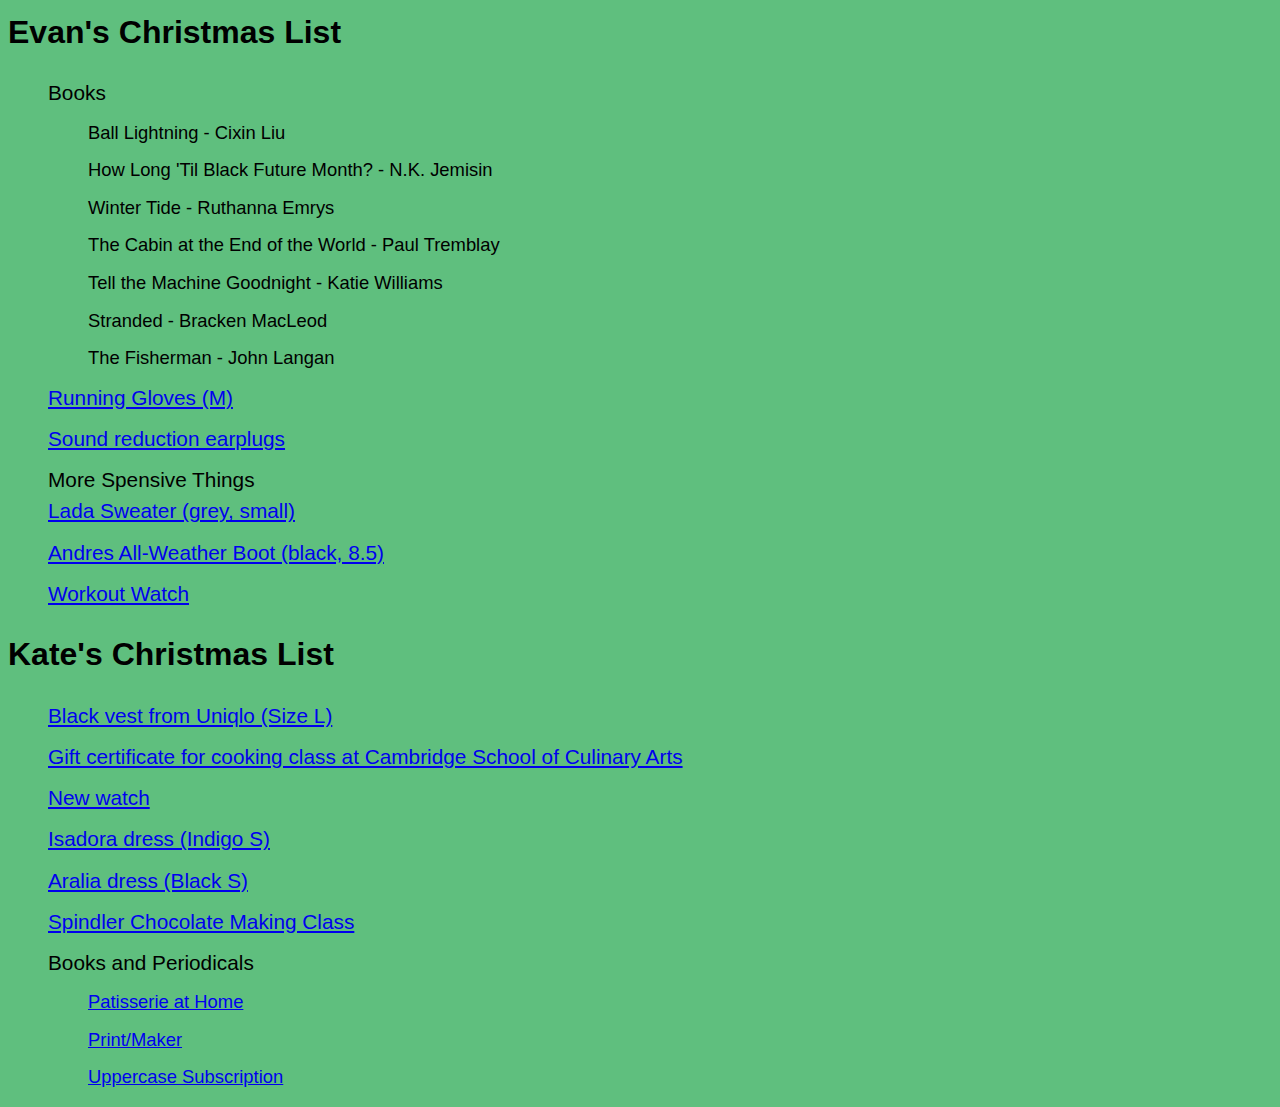
<file: xmas.html>
<html>
<head>
<meta charset="utf-8">
<link rel="icon" type="image/png" href="favicon.png"/>
<link rel="stylesheet" type="text/css" href="xmas.css"/>
</head>

<body>
<h1>Evan's Christmas List</h1>

<ul>
	<li>Books</li>
		<ul class="sub">
			<li>Ball Lightning - Cixin Liu</li>	
			<li>How Long 'Til Black Future Month? - N.K. Jemisin</li>
			<li>Winter Tide - Ruthanna Emrys</li>
			<li>The Cabin at the End of the World - Paul Tremblay</li>
			<li>Tell the Machine Goodnight - Katie Williams</li>
			<li>Stranded - Bracken MacLeod</li>
			<li>The Fisherman - John Langan</li>

		</ul>
	<li><a href="https://www.mountainhardwear.com/power-stretch-glove-1793171.html">Running Gloves (M)<a/></li>
	<li><a href="https://www.amazon.com/exec/obidos/ASIN/B00RM6Q9XW/ezvid02-20?th=1">Sound reduction earplugs</a></li>

<li>More Spensive Things
	<br/>
	<a href="https://www.fjallraven.us/products/lada-sweater?variant=1209624360">Lada Sweater (grey, small)</a></li>
<li><a href="https://nisolo.com/products/mens-all-weather-boot-black?variant=45238982418">Andres All-Weather Boot (black, 8.5)</a></li>
<li><a href="https://www.amazon.com/Amazfit-Smartwatch-Monitoring-Ultra-Long-Bluetooth/dp/B07CRSK5DM/">Workout Watch</a></li>

</ul>

<h1>Kate's Christmas List</h1>


<ul>

<li><a href="https://www.uniqlo.com/us/en/women-ultra-light-down-vest-409111.html?dwvar_409111_color=COL69&cgid=women-ultra-light-down-collection#start=3&cgid=women-ultra-light-down-collection">Black vest from Uniqlo (Size L)</a></li>

<li><a href="http://cambridgeculinary.com/recreational-programs/gift-certificates/">Gift certificate for cooking class at Cambridge School of Culinary Arts</a></li>

<li><a href="https://shop.swatch.com/en_us/watches/originals/gent/boule-a-facette-gb305.html">New watch</a></li>

<li><a href="https://www.gudrunsjoden.com/en-us/clothes/dresses-tunics/isadora-dress-in-eco-cotton-spandex-indigo-xl">Isadora dress (Indigo S)</a></li>

<li><a href="https://www.gudrunsjoden.com/en-us/clothes/dresses-tunics/aralia-dress-in-modal-eco-cotton-spandex-black-m">Aralia dress (Black S)</a></li>

<li><a href="https://squareup.com/market/spindler-confections">Spindler Chocolate Making Class</a></li>

<li>Books and Periodicals</li>
<ul class="sub">

<li><a href="https://www.amazon.com/gp/product/0062445316/ref=x_gr_w_glide_bb?ie=UTF8&tag=x_gr_w_glide_bb-20&linkCode=as2&camp=1789&creative=9325&creativeASIN=0062445316&SubscriptionId=1MGPYB6YW3HWK55XCGG2">Patisserie at Home</a></li>

<li><a href="https://shop.uppercasemagazine.com/collections/books/products/print-maker">Print/Maker</a></li>

<li><a href="https://shop.uppercasemagazine.com/collections/subscribe/products/gift-subscription-starting-with-issue-40-jan-2019">Uppercase Subscription</a></li>

</ul>



</ul>

</body>
</html>
</file>
<file: css/new_site.css>
/* Parallax base styles
  --------------------------------------------- */

  .parallax {
    height: 500px; /* fallback for older browsers */
    height: 100vh;
    overflow-x: hidden;
    overflow-y: auto;
    -webkit-perspective: 300px;
    perspective: 300px;
    -webkit-perspective-origin-x: 100%;
    perspective-origin-x: 100%;
  }

  .parallax__group {
    position: relative;
    height: 500px; /* fallback for older browsers */
    height: 100vh;
    -webkit-transform-style: preserve-3d;
    transform-style: preserve-3d;
  }

  .parallax__layer {
    position: absolute;
    top: 0;
    left: 0;
    right: 0;
    bottom: 0;
    -webkit-transform-origin-x: 100%;
    transform-origin-x: 100%;
  }

 
  .parallax__layer--base {
    -webkit-transform: translateZ(0);
    transform: translateZ(0);
    z-index: 4;
  }

.parallax__layer--back {
    -webkit-transform: translateZ(-200px) scale(1.8);
    transform: translateZ(-200px) scale(1.8);
    z-index: 3;
    <!--[if IE]>
  width:100%;
  height:100%;
  <![endif]-->
  }



  

  .parallax__layer--deep {
    -webkit-transform: translateZ(-600px) scale(3);
    transform: translateZ(-600px) scale(3);
    z-index: 2;
  }


@media (min-width: 3000px)
{
.parallax__layer--back {
    -webkit-transform: translateZ(-100px) scale(1.5);
    transform: translateZ(-100px) scale(1.5);
    z-index: 3;
    <!--[if IE]>
  width:100%;
  height:100%;
  <![endif]-->
  }
}

/* Navigation
  --------------------------------------------- */

  .nav {
    position: fixed;
    top: .5em;
    left: .5em;
    z-index: 999;
    background: rgba(0,0,0,.7);
    padding: .5em;
    border-radius: 5px 5px 5px 5px;
  }
  
  .nav li {list-style-type: none;}
  .nav li a{
    text-decoration: none;
    color: #eeeeee;
  }
  /* demo styles
  --------------------------------------------- */

  body, html {
    /*overflow:hidden*/
    overflow: auto;
  
  }

  body {
    font: 100% / 1.5 Arial;
  }

  * {
    margin:0;
    padding:0;
  }

  .parallax {
    font-size: 200%;
  }

   /* centre the content in the parallax layers */

.content ul {margin-left:100px;
  max-width: 1000px;
  list-style-position: inside;
}

.content li {font-size:55%;
    list-style-type: none;

}

/* About Section
  --------------------------------------------- */
  #about{position:relative;
 }

.first {padding-top:10%;}

.about{padding-bottom:20px;height:100%; }
.title {text-align: center;
  clear:both;
  padding:30px 0 10px 0;
}

li.title {font-size:100%;
}
  .sub_title{text-align:center;}

li.about_text {font-size: 65%;
  padding:20px 20px;}
  

/* Resume Section
  --------------------------------------------- */

#resume {position:relative;
  height:auto;
}
.site{float:left; clear:left; width:75%;font-weight:bold; padding-top:10px;}
.year{float:left; clear:right; width:15%;font-weight:bold;padding-top:10px;text-align: right}
.position{float:left; clear:left; font-style:italic;}
.description{float:left;clear:left;}
li.description {font-size:45%;}
.tech{float:left; clear:left; width:25%;font-weight:bold;}
li.tech {font-size:65%;}

.tech_desc{float:right; clear:right; width:75%;}
li.tech_desc {font-size:50%;}
.resume {overflow: hidden; padding-bottom:20px;}
.resume li {display:block;}

/* Project Section
  --------------------------------------------- */

#projects {position:relative;
  height:auto;
  }


.project_image{
  float:left; clear:left; width:300px; padding-bottom: 30px;
}
.project_desc{float:left; clear:right; max-width:50%; margin-left: 15px;
}
.project_desc a {color:black; text-decoration: none;}
.project_desc a:hover {text-decoration: underline;}


.project_title{font-weight:bold;}
.link {text-decoration: underline;}

.projects {overflow:hidden; padding-bottom:20px;}
.projects li {display:block;}


/* Contact Section
  --------------------------------------------- */

#contact{position:relative;
min-height:30%;}
.icons {text-align: center;
  margin-top:60px;
  margin-bottom: 60px;}

.icons a {color:black;}

#email {font-weight:400;font-size:250%; margin-bottom:30px;
}
.content {padding-bottom:20px;}

  /* style the groups
  --------------------------------------------- */

  #about {
    z-index: 4; /* slide over group 2 */
min-height: 100%;


  }
  #about .parallax__layer--base {
  background: #5CADFF;
  height: auto;
  min-height: 100%;
  position:relative;/*****************might need to edit this out*/

  }


   #group2 {

  }

  #group2 .parallax__layer--back {

    background-image: url("../images/IMG_2920_1024.jpg");/*rgb(123,210,102);*/
    background-size:cover;
    background-repeat: no-repeat;
    background-position: center;
    position:relative;

  }

 #projects .parallax__layer--base {
    background: #5CADFF;
    position:relative;

  }
 

  #resume {
    z-index: 4; /* slide over group 2 and 4 */
  }

  #resume .parallax__layer--base {
    background: #E0E0D1;
    position:relative;/*****************might need to edit this out*/
  }

  #group4 {
}
  
  #group4 .parallax__layer--back {
    background-image: url("../images/IMG_6313.jpg");/*rgb(123,210,102);*/
    background-size: cover;
    background-repeat: no-repeat;
    background-position: center;
    position:relative;


  }

  
  #projects {
    z-index: 4; /* slide over group 4 and 6 */
  }
  #projects .parallax__layer--base {
    background: #5FBF7E;
    position:relative;/*****************might need to edit this out*/


  }

  #group6 {

  }



  #group6 .parallax__layer--back {

    background-image: url("../images/IMG_5280.jpg");/*rgb(123,210,102);*/
    background-size:cover;
    background-repeat: no-repeat;
    background-position: center;
 bottom:0px;


  }



  #contact {
    z-index: 4;
        height:auto;
 /* slide over group 7 */
  }
  #contact .parallax__layer--base {
    background: rgb(255,241,100);
    height:auto;
    min-height:30%;
bottom:0px;
  }
#contact .content{
      background: rgb(255,241,100);

}

  /* misc
  --------------------------------------------- */

.italic {font-style: italic;}

.img-circle {
  width:150px;
    border-radius: 50%;

}
.about_image{
text-align:center;
}


.img-rounded{
  width:300px;
  border-radius:2%;
  margin-right:10px;

}


  /* Responsive
  --------------------------------------------- */
@media (max-height: 500px){
    #about{height:auto;}

}
@media (max-width: 500px) {
#about li.title{
  padding-top: 60px;
}
.nav {width:90%;
  left:0em;
  right:0em;
  margin:auto;}
.nav li {display:table-cell;
  font-size:75%;
  text-align: center;}
  .nav ul{display:table;
    table-layout: fixed;
      width:100%;
  }
.content ul {margin: 0px 10px 10px 10px; padding-top:10px;}
.resume li{display:block; float:left; clear:left;}
.year{width:100%;}
#email{font-size:150%;}
}


@media (max-width: 800px) {
.project_image{
  margin:0px auto; float:none; clear:both; width:300px; padding-top: 30px;
}
.project_desc{margin:auto; float:none;clear:both; width:90%; max-width: 100%;
}
}
@media (min-width: 3000px)
{
.parallax__layer--back {
    -webkit-transform: translateZ(-100px) scale(1.5);
    transform: translateZ(-100px) scale(1.5);
    z-index: 3;
    <!--[if IE]>
  width:100%;
  height:100%;
  <![endif]-->
  }
}
</file>
<file: xmas.css>
body {background-color:#5FBF7E;
   	font: 100% / 1.5 Arial;
  }

ul {list-style-type: none;}
li {font-size:130%;
	margin-top:10px;}
.sub li{font-size:115%;}
</file>
